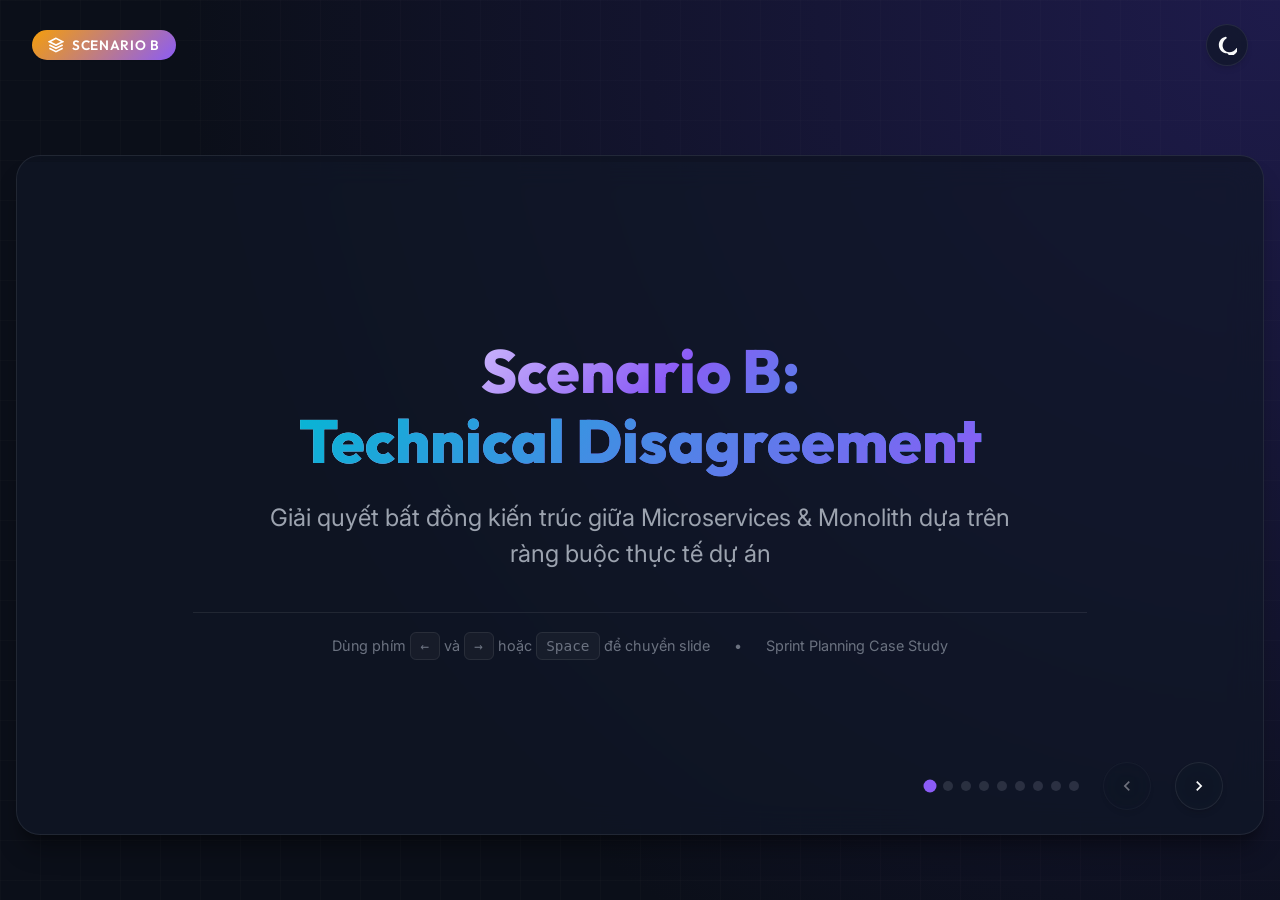
<file: cloud/w9/index.html>
<!DOCTYPE html>
<html lang="vi" data-theme="dark">
<head>
  <meta charset="UTF-8">
  <meta name="viewport" content="width=device-width, initial-scale=1.0">
  <title>Scenario B: Technical Disagreement - Presentation Slide Deck</title>
  <meta name="description" content="Interactive HTML slide deck demonstrating project management resolution for technical disagreements (Microservices vs. Monolith) under project constraints.">
  <link rel="stylesheet" href="style.css">
</head>
<body>
  <div class="bg-grid"></div>

  <!-- Main Slide Deck Header -->
  <header>
    <div class="scenario-badge">
      <svg width="16" height="16" viewBox="0 0 24 24" fill="none" stroke="currentColor" stroke-width="2.5"><path d="M12 2L2 7l10 5 10-5-10-5zM2 17l10 5 10-5M2 12l10 5 10-5"/></svg>
      SCENARIO B
    </div>
    <button id="theme-toggle-btn" class="theme-switch-btn" aria-label="Toggle light/dark theme">
      <!-- Dark mode icon (moon) -->
      <svg id="moon-icon" viewBox="0 0 24 24">
        <path d="M12.3 22h-.1c-5.5 0-10-4.5-10-10 0-4.8 3.5-8.9 8.2-9.8.5-.1 1 .2 1.2.7.2.5 0 1.1-.4 1.4-2.8 1.8-4.5 4.9-4.5 8.4 0 4.4 3.6 8 8 8 3.5 0 6.6-1.7 8.4-4.5.3-.4.9-.6 1.4-.4.5.2.8.7.7 1.2-.9 4.7-5 8.2-9.8 8.2z"/>
      </svg>
      <!-- Light mode icon (sun) -->
      <svg id="sun-icon" viewBox="0 0 24 24" style="display: none;">
        <path d="M12 7c-2.76 0-5 2.24-5 5s2.24 5 5 5 5-2.24 5-5-2.24-5-5-5zM2 13h2c.55 0 1-.45 1-1s-.45-1-1-1H2c-.55 0-1 .45-1 1s.45 1 1 1zm18 0h2c.55 0 1-.45 1-1s-.45-1-1-1h-2c-.55 0-1 .45-1 1s.45 1 1 1zM11 2v2c0 .55.45 1 1 1s1-.45 1-1V2c0-.55-.45-1-1-1s-1 .45-1 1zm0 18v2c0 .55.45 1 1 1s1-.45 1-1v-2c0-.55-.45-1-1-1s-1 .45-1 1zM5.99 4.58c-.39-.39-1.03-.39-1.41 0s-.39 1.03 0 1.41l1.06 1.06c.39.39 1.03.39 1.41 0s.39-1.03 0-1.41L5.99 4.58zm12.37 12.37c-.39-.39-1.03-.39-1.41 0s-.39 1.03 0 1.41l1.06 1.06c.39.39 1.03.39 1.41 0s.39-1.03 0-1.41l-1.06-1.06zm1.06-12.37c-.39-.39-1.03-.39-1.41 0l-1.06 1.06c-.39.39-.39 1.03 0 1.41s1.03.39 1.41 0l1.06-1.06c.39-.38.39-1.02 0-1.41zm-12.37 12.37c-.39-.39-1.03-.39-1.41 0l-1.06 1.06c-.39.39-.39 1.03 0 1.41s1.03.39 1.41 0l1.06-1.06c.39-.38.39-1.02 0-1.41z"/>
      </svg>
    </button>
  </header>

  <!-- Presentation App Window -->
  <main class="presentation-container">
    <div class="slides-wrapper">
      <div class="progress-line-container">
        <div id="progress-bar" class="progress-line-bar"></div>
      </div>

      <!-- Slide 1: Cover -->
      <section class="slide active" id="slide-1">
        <div class="cover-layout">
          <h1>Scenario B: <br><span class="gradient-text">Technical Disagreement</span></h1>
          <p class="subtitle">Giải quyết bất đồng kiến trúc giữa Microservices & Monolith dựa trên ràng buộc thực tế dự án</p>
          <div class="cover-footer">
            <span>Dùng phím <span class="hint-badge">←</span> và <span class="hint-badge">→</span> hoặc <span class="hint-badge">Space</span> để chuyển slide</span>
            <span>•</span>
            <span>Sprint Planning Case Study</span>
          </div>
        </div>
      </section>

      <!-- Slide 2: Situation -->
      <section class="slide" id="slide-2">
        <div class="slide-header">
          <p>Bối Cảnh</p>
          <h2>Tình Huống Tranh Luận</h2>
        </div>
        <div class="slide-body">
          <div class="split-grid">
            <div class="glass-card">
              <div class="card-title">
                <svg width="20" height="20" fill="none" stroke="currentColor" stroke-width="2" viewBox="0 0 24 24"><path d="M17 21v-2a4 4 0 0 0-4-4H5a4 4 0 0 0-4 4v2M9 11a4 4 0 1 0 0-8 4 4 0 0 0 0 8zm14 10v-2a4 4 0 0 0-3-3.87m-4-12a4 4 0 0 1 0 7.75"/></svg>
                Cuộc tranh luận 15 phút
              </div>
              <div class="debate-box">
                <div class="bubble bubble-left">
                  <div class="bubble-meta highlight-violet">Tech Lead (TL)</div>
                  "Tôi muốn chúng ta xây dựng hệ thống theo kiến trúc <strong>Microservices</strong> để có thể tách biệt service tốt và dễ scale trong tương lai."
                </div>
                <div class="bubble bubble-right">
                  <div class="bubble-meta highlight-cyan">Senior Developer (Dev Senior)</div>
                  "Kiến trúc <strong>Monolith</strong> sẽ thực tế hơn rất nhiều vì nó đơn giản và tiết kiệm thời gian triển khai ban đầu."
                </div>
              </div>
            </div>

            <div class="glass-card">
              <div class="card-title">
                <svg width="20" height="20" fill="none" stroke="currentColor" stroke-width="2" viewBox="0 0 24 24"><circle cx="12" cy="12" r="10"/><path d="M12 6v6l4 2"/></svg>
                Ràng buộc thực tế (Constraints)
              </div>
              <ul class="constraint-list">
                <li class="constraint-item">
                  <div class="constraint-icon">📅</div>
                  <div>Thời gian: <strong>Chỉ có 3 tuần</strong></div>
                </li>
                <li class="constraint-item">
                  <div class="constraint-icon">👥</div>
                  <div>Nhân lực: <strong>Chỉ có 5 người</strong></div>
                </li>
                <li class="constraint-item">
                  <div class="constraint-icon">🎯</div>
                  <div>Demo: <strong>Ngày 10 (Day 10)</strong></div>
                </li>
                <li class="constraint-item">
                  <div class="constraint-icon">🚀</div>
                  <div>Mục tiêu: <strong>Có CI/CD pipeline chạy được</strong></div>
                </li>
                <li class="constraint-item">
                  <div class="constraint-icon">📊</div>
                  <div>Quản lý: <strong>Kiểm soát tiến độ chặt chẽ qua Jira Board</strong></div>
                </li>
              </ul>
            </div>
          </div>
        </div>
        <div class="slide-footer">
          <span id="slide-num-2">Slide 2 / 9</span>
          <span>Sprint Planning</span>
        </div>
      </section>

      <!-- Slide 3: The Real Problem -->
      <section class="slide" id="slide-3">
        <div class="slide-header">
          <p>Cốt lõi vấn đề</p>
          <h2>Vấn Đề Thực Sự Là Gì?</h2>
        </div>
        <div class="slide-body">
          <div class="comparison-container">
            <div class="concept-card illusion">
              <div class="concept-icon">❌</div>
              <div class="concept-text">
                <h3>Nhiều người lầm tưởng vấn đề là:</h3>
                <p>Kiến trúc nào tốt hơn? <strong>Microservices</strong> hay <strong>Monolith</strong>?</p>
              </div>
            </div>

            <div class="concept-card reality">
              <div class="concept-icon">✅</div>
              <div class="concept-text">
                <h3>Nhưng thực chất, vấn đề là:</h3>
                <p>Thiếu thống nhất về <span class="highlight-emerald">tiêu chí ra quyết định</span> và phân định vai trò ra quyết định <span class="highlight-emerald">RACI</span> (Ai chịu trách nhiệm phê duyệt quyết định?).</p>
              </div>
            </div>
          </div>
        </div>
        <div class="slide-footer">
          <span id="slide-num-3">Slide 3 / 9</span>
          <span>Root Cause Analysis</span>
        </div>
      </section>

      <!-- Slide 4: Common Mistake -->
      <section class="slide" id="slide-4">
        <div class="slide-header">
          <p>Phân tích sai lầm</p>
          <h2>Sai Lầm Thường Gặp</h2>
        </div>
        <div class="slide-body">
          <div class="opinion-vs-constraint">
            <div class="quote-card">
              <div class="quote-author highlight-violet">
                <span class="constraint-icon" style="width:20px;height:20px;font-size:0.6rem;background:rgba(139,92,246,0.15)">TL</span>
                Tech Lead tranh luận
              </div>
              <div class="quote-content">"Microservices là kiến trúc hiện đại và đúng xu hướng hơn."</div>
            </div>
            
            <div class="quote-card">
              <div class="quote-author highlight-cyan">
                <span class="constraint-icon" style="width:20px;height:20px;font-size:0.6rem;background:rgba(6,182,212,0.15)">Dev</span>
                Senior Dev phản bác
              </div>
              <div class="quote-content">"Monolith đơn giản và dễ kiểm soát mã nguồn hơn."</div>
            </div>
          </div>

          <div class="verdict-box">
            👉 Cả hai người đều có lý do kỹ thuật chính xác. Tuy nhiên, họ đang tranh luận dựa trên <strong class="highlight-rose">ý kiến và sở thích cá nhân</strong> thay vì bám sát vào <strong class="highlight-amber">ràng buộc cụ thể của dự án hiện tại</strong>.
          </div>
        </div>
        <div class="slide-footer">
          <span id="slide-num-4">Slide 4 / 9</span>
          <span>Debating Pitfalls</span>
        </div>
      </section>

      <!-- Slide 5: Leader Action Steps 1 & 2 -->
      <section class="slide" id="slide-5">
        <div class="slide-header">
          <p>Vai trò của Leader</p>
          <h2>Giải Pháp Từ Leader (Bước 1 & 2)</h2>
        </div>
        <div class="slide-body">
          <div class="steps-timeline">
            <div class="step-card step-1">
              <div class="step-num">01</div>
              <h3 class="step-title">Dừng tranh luận & Áp dụng RACI</h3>
              <p class="step-desc">Leader dừng cuộc tranh luận giải pháp, làm rõ vai trò quyết định để tránh chồng chéo cái tôi.</p>
              <div class="step-quote">
                "Chúng ta cần dừng tranh luận giải pháp công nghệ và áp dụng mô hình RACI để xác định rõ vai trò quyết định."
              </div>
            </div>

            <div class="step-card step-2">
              <div class="step-num">02</div>
              <h3 class="step-title">Xác định Vai trò & Constraints</h3>
              <p class="step-desc">Thiết lập ma trận RACI và đối chiếu các ràng buộc dự án (3 tuần, 5 người, demo Day 10).</p>
              <ul class="constraint-list" style="margin-top: 0.5rem; font-size: 0.8rem;">
                <li class="constraint-item" style="padding:0.3rem 0.6rem;">👑 <strong>Accountable (A):</strong> Leader (Engineering Manager)</li>
                <li class="constraint-item" style="padding:0.3rem 0.6rem;">🛠️ <strong>Responsible (R):</strong> Tech Lead & Senior Dev</li>
                <li class="constraint-item" style="padding:0.3rem 0.6rem;">💡 <strong>Consulted (C):</strong> Junior Dev | 📢 <strong>Informed (I):</strong> Client & Team</li>
              </ul>
            </div>
          </div>
        </div>
        <div class="slide-footer">
          <span id="slide-num-5">Slide 5 / 9</span>
          <span>Leader Action - Phase 1</span>
        </div>
      </section>

      <!-- Slide 6: Steps 3 & 4 (Criteria & Matrix) -->
      <section class="slide" id="slide-6">
        <div class="slide-header">
          <p>Tiêu chí và đánh giá</p>
          <h2>Giải Pháp Từ Leader (Bước 3 & 4)</h2>
        </div>
        <div class="slide-body">
          <div class="criteria-split">
            <!-- Left: Step 3 Criteria Matrix -->
            <div class="glass-card" style="padding: 1.25rem;">
              <div class="card-title" style="font-size: 1.15rem; margin-bottom: 0.75rem;">
                📊 Bước 3: Tiêu chí ưu tiên
              </div>
              <div class="custom-table-container">
                <table class="custom-table">
                  <thead>
                    <tr>
                      <th>Tiêu chí đánh giá</th>
                      <th>Độ quan trọng</th>
                    </tr>
                  </thead>
                  <tbody>
                    <tr>
                      <td>Delivery Speed (Tốc độ giao hàng)</td>
                      <td><span class="importance-badge high">Cao</span></td>
                    </tr>
                    <tr>
                      <td>Risk (Mức độ rủi ro)</td>
                      <td><span class="importance-badge high">Cao</span></td>
                    </tr>
                    <tr>
                      <td>Scalability (Khả năng scale)</td>
                      <td><span class="importance-badge low">Thấp</span></td>
                    </tr>
                    <tr>
                      <td>Maintainability (Bảo trì)</td>
                      <td><span class="importance-badge medium">Trung bình</span></td>
                    </tr>
                  </tbody>
                </table>
              </div>
            </div>

            <!-- Right: Step 4 Comparison Tabbed widget -->
            <div class="comparison-tabs-wrapper">
              <div class="tabs-nav">
                <button class="tab-btn active" id="tab-monolith" onclick="switchTab('monolith')">Monolith (Khuyên dùng)</button>
                <button class="tab-btn" id="tab-microservices" onclick="switchTab('microservices')">Microservices</button>
              </div>

              <!-- Monolith Panel -->
              <div class="tab-panel active" id="panel-monolith">
                <div class="pro-con-card">
                  <h4 class="highlight-emerald">👍 Ưu điểm (Với dự án này)</h4>
                  <ul class="pro-con-list">
                    <li>✔️ Triển khai cực nhanh, tập trung code logic</li>
                    <li>✔️ Dễ test và debug cục bộ</li>
                    <li>✔️ Ít thành phần trung gian và pipeline CI/CD</li>
                  </ul>
                </div>
                <div class="pro-con-card">
                  <h4 class="highlight-rose">👎 Nhược điểm</h4>
                  <ul class="pro-con-list">
                    <li>❌ Scale tất cả trong một khối</li>
                    <li>❌ Khó chia việc cô lập tuyệt đối</li>
                  </ul>
                </div>
              </div>

              <!-- Microservices Panel -->
              <div class="tab-panel" id="panel-microservices">
                <div class="pro-con-card">
                  <h4 class="highlight-emerald">👍 Ưu điểm</h4>
                  <ul class="pro-con-list">
                    <li>✔️ Scale độc lập từng service</li>
                    <li>✔️ Tách biệt logic và cơ sở dữ liệu rõ ràng</li>
                  </ul>
                </div>
                <div class="pro-con-card">
                  <h4 class="highlight-rose">👎 Nhược điểm (Với dự án này)</h4>
                  <ul class="pro-con-list">
                    <li>❌ Phải cấu hình/networking phức tạp</li>
                    <li>❌ Tốn nhiều pipeline CI/CD cho các service</li>
                    <li>❌ Rất tốn thời gian setup ban đầu</li>
                  </ul>
                </div>
              </div>
            </div>
          </div>
        </div>
        <div class="slide-footer">
          <span id="slide-num-6">Slide 6 / 9</span>
          <span>Leader Action - Phase 2</span>
        </div>
      </section>

      <!-- Slide 7: Decision -->
      <section class="slide" id="slide-7">
        <div class="slide-header">
          <p>Quyết định cuối cùng</p>
          <h2>Quyết Định Chọn Kiến Trúc</h2>
        </div>
        <div class="slide-body">
          <div class="decision-card">
            <div class="decision-badge">
              <svg width="14" height="14" viewBox="0 0 24 24" fill="none" stroke="currentColor" stroke-width="3"><path d="M20 6L9 17l-5-5"/></svg>
              Đã quyết định
            </div>
            <div class="decision-title highlight-emerald">CHỌN kiến trúc Monolith</div>
            <p class="decision-desc">Cho dự án có thời hạn 3 tuần, nhân sự 5 người và demo vào ngày 10.</p>
            <div class="decision-divider"></div>
            <div class="decision-rationale">
              "Mục tiêu tối thượng của dự án này là <strong>giao hàng đúng hạn (Day 10 Demo & 3 weeks delivery)</strong> chứ không phải là xây dựng một hệ thống kiến trúc hoàn hảo cho tương lai xa."
            </div>
            <p style="margin-top: 1.25rem; font-size: 0.95rem; color: var(--text-secondary);">
              📌 Hành động tiếp theo: <strong>Phân rã Epic Monolith thành các User Story chi tiết trên Jira để bắt đầu triển khai ngay.</strong>
            </p>
          </div>
        </div>
        <div class="slide-footer">
          <span id="slide-num-7">Slide 7 / 9</span>
          <span>Final Decision</span>
        </div>
      </section>

      <!-- Slide 8: Key Lessons -->
      <section class="slide" id="slide-8">
        <div class="slide-header">
          <p>Đúc kết kinh nghiệm</p>
          <h2>Bài Học Của Scenario B</h2>
        </div>
        <div class="slide-body">
          <div class="lessons-grid">
            <div class="motto-card">
              <div class="motto-label">Motto hàng đầu</div>
              <div class="motto-text">"State the constraint first, then debate."</div>
            </div>

            <div class="lessons-list">
              <div class="lesson-item">
                <div class="lesson-num">1</div>
                <div class="lesson-content">
                  <h4>Xác định ràng buộc trước</h4>
                  <p>Làm rõ giới hạn về thời gian, ngân sách, nhân sự trước khi thảo luận kiến trúc.</p>
                </div>
              </div>
              <div class="lesson-item">
                <div class="lesson-num">2</div>
                <div class="lesson-content">
                  <h4>Thiết lập tiêu chí rõ ràng</h4>
                  <p>Thống nhất xem tốc độ, rủi ro, hay hiệu năng/mở rộng mới là tiêu chí ưu tiên số 1.</p>
                </div>
              </div>
              <div class="lesson-item">
                <div class="lesson-num">3</div>
                <div class="lesson-content">
                  <h4>Áp dụng RACI gỡ nút thắt</h4>
                  <p>Xác định rõ vai trò phê duyệt (A), thực thi (R), tham vấn (C) và nhận thông tin (I) để tránh bất đồng cái tôi kỹ thuật.</p>
                </div>
              </div>
              <div class="lesson-item">
                <div class="lesson-num">4</div>
                <div class="lesson-content">
                  <h4>Jira & Lưu trữ quyết định (ADR)</h4>
                  <p>Lưu quyết định kiến trúc lên Confluence, tạo ticket Jira tương ứng. Nguyên tắc: Không có ticket Jira = Không làm việc.</p>
                </div>
              </div>
            </div>
          </div>
        </div>
        <div class="slide-footer">
          <span id="slide-num-8">Slide 8 / 9</span>
          <span>Takeaway Framework</span>
        </div>
      </section>

      <!-- Slide 9: Workshop practice -->
      <section class="slide" id="slide-9">
        <div class="slide-header">
          <p>Thực hành Workshop</p>
          <h2>Trả Lời Bằng Tiếng Anh Trong Workshop</h2>
        </div>
        <div class="slide-body">
          <div class="workshop-card">
            <div class="workshop-badge">
              <button id="copy-script-btn" class="copy-btn" onclick="copyScriptText()">
                <svg viewBox="0 0 24 24">
                  <path d="M16 1H4c-1.1 0-2 .9-2 2v14h2V3h12V1zm3 4H8c-1.1 0-2 .9-2 2v14c0 1.1.9 2 2 2h11c1.1 0 2-.9 2-2V7c0-1.1-.9-2-2-2zm0 16H8V7h11v14z"/>
                </svg>
                Copy Script
              </button>
            </div>
            <div class="card-title highlight-violet" style="font-size: 1.15rem; margin-bottom: 0.5rem;">
              🗣️ Workshop Response Sample
            </div>
            <p id="speech-text" class="speech-bubble">
              "In this scenario, I would first stop the debate and clarify decision roles using the RACI framework. As the Leader, I am Accountable (A) for project delivery and the final architectural decision. The Tech Lead and Senior Developer are Responsible (R) for execution. We consult (C) the Junior Developer for implementation feedback, and inform (I) the client. Guided by our project constraints—a three-week timeline and a Day 10 demo—we choose Monolith, document it on Confluence, and track execution via Jira tickets."
            </p>
          </div>
        </div>
        <div class="slide-footer">
          <span id="slide-num-9">Slide 9 / 9</span>
          <span>Workshop Prep</span>
        </div>
      </section>

      <!-- Navigation overlay elements -->
      <div class="nav-controls">
        <div class="pagination" id="pagination-dots">
          <!-- Dots will be generated dynamically by script.js -->
        </div>
        <button id="prev-slide-btn" class="nav-btn" aria-label="Previous Slide">
          <svg viewBox="0 0 24 24"><path d="M15.41 7.41L14 6l-6 6 6 6 1.41-1.41L10.83 12z"/></svg>
        </button>
        <button id="next-slide-btn" class="nav-btn" aria-label="Next Slide">
          <svg viewBox="0 0 24 24"><path d="M10 6L8.59 7.41 13.17 12l-4.58 4.59L10 18l6-6z"/></svg>
        </button>
      </div>

    </div>
  </main>

  <div id="toast" class="toast">Đã copy script vào clipboard!</div>

  <script src="script.js"></script>
</body>
</html>
</file>
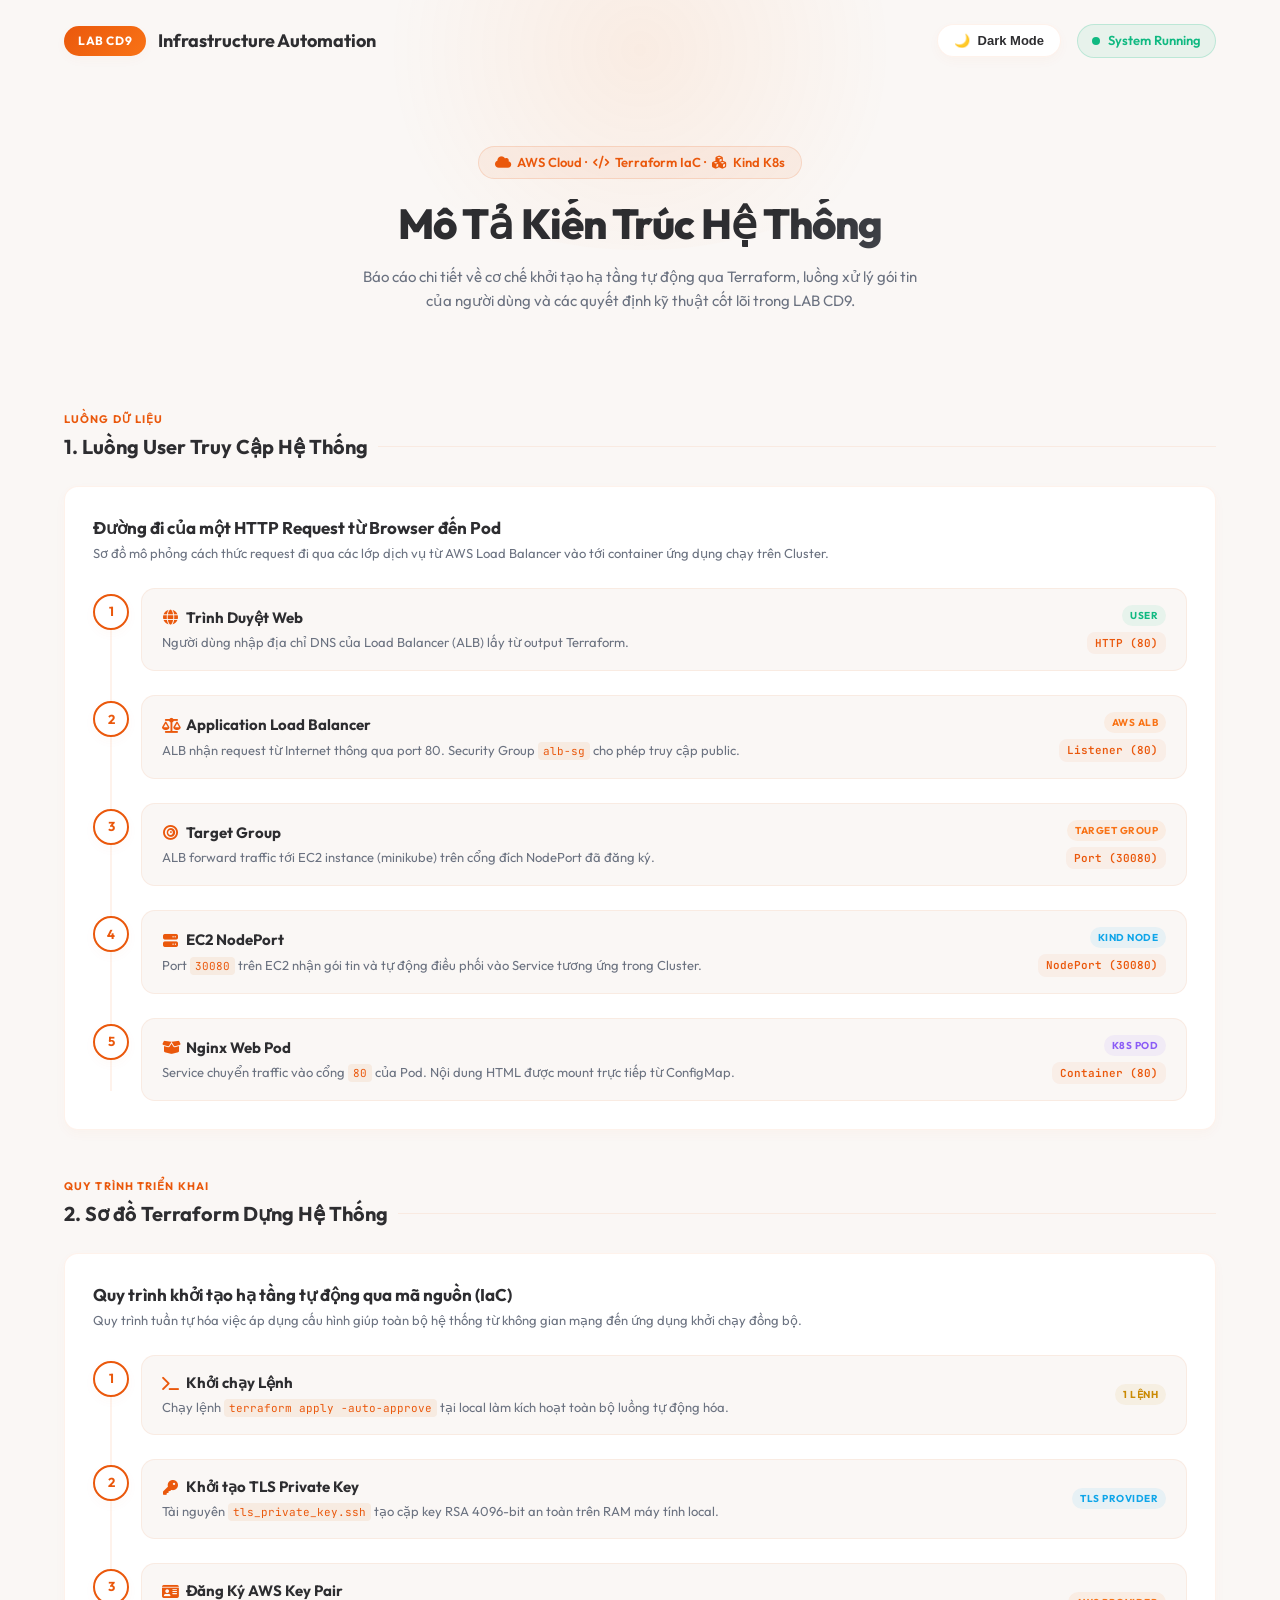
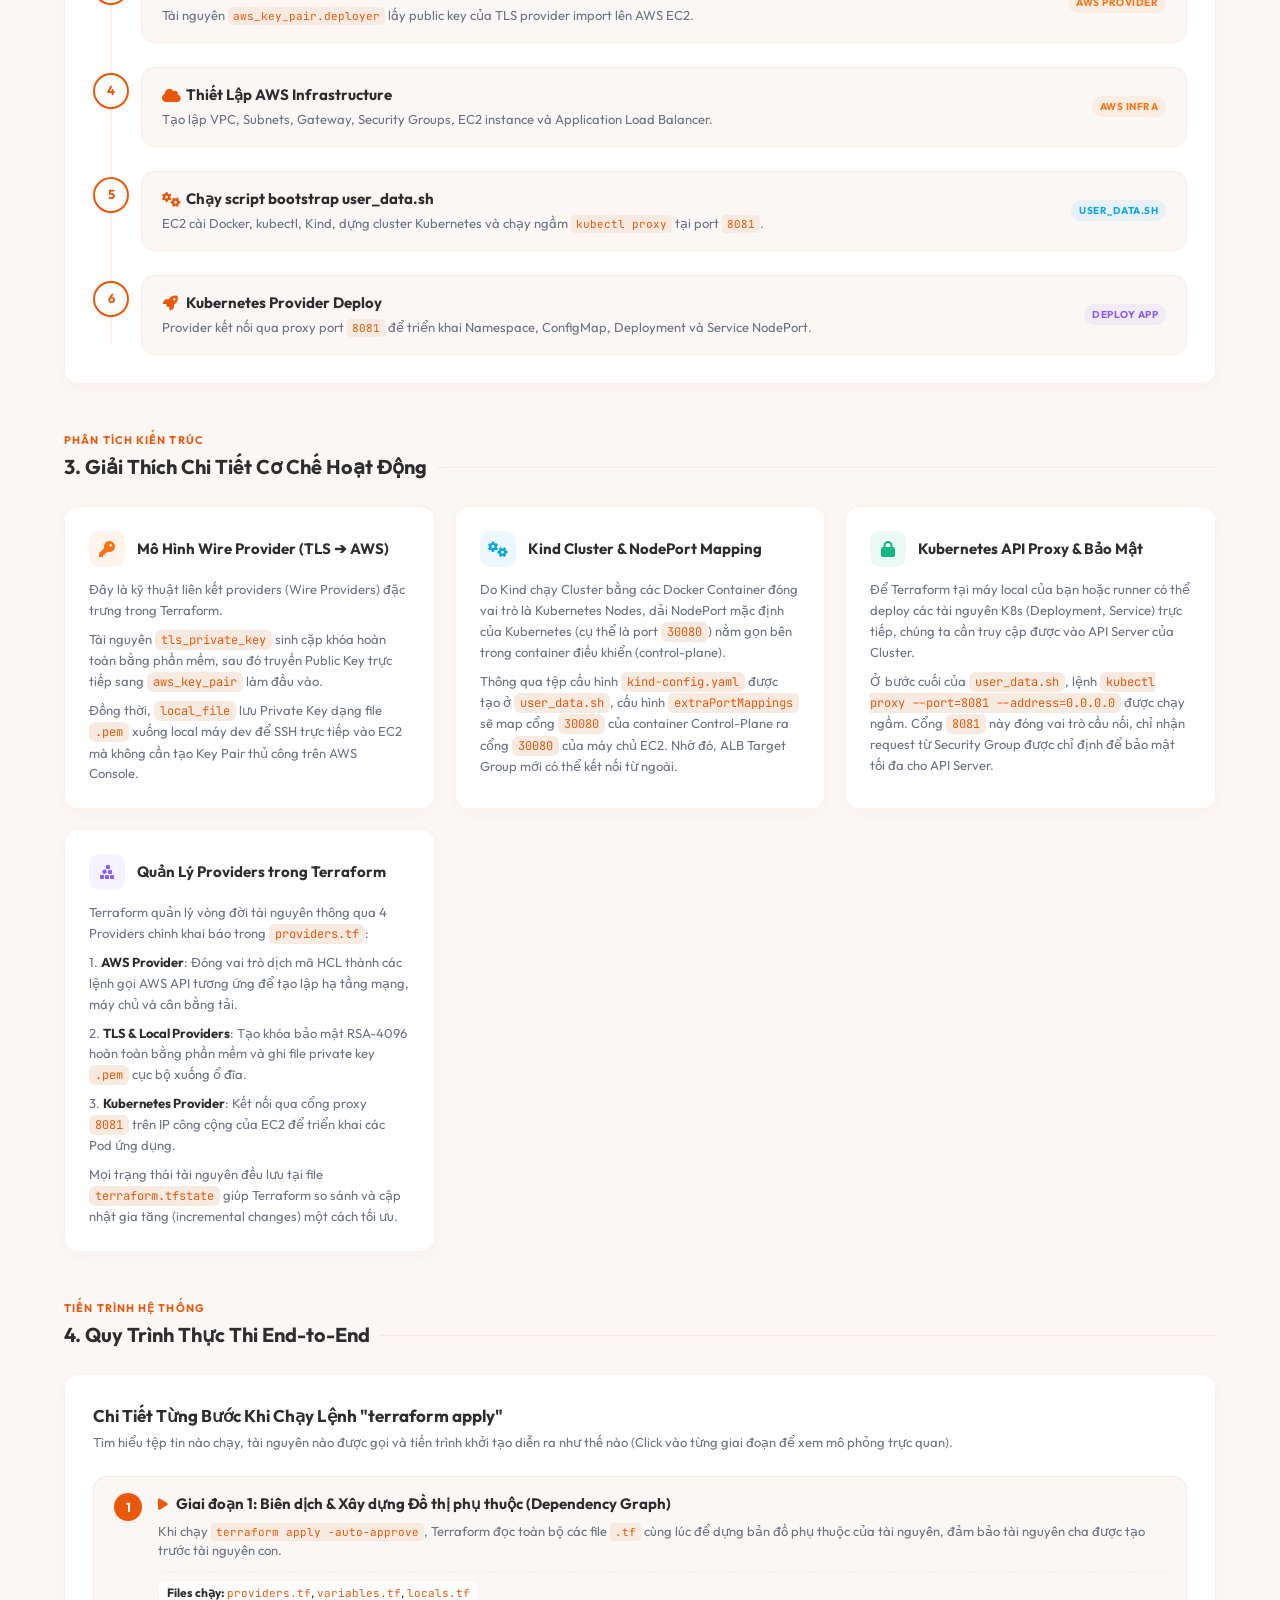
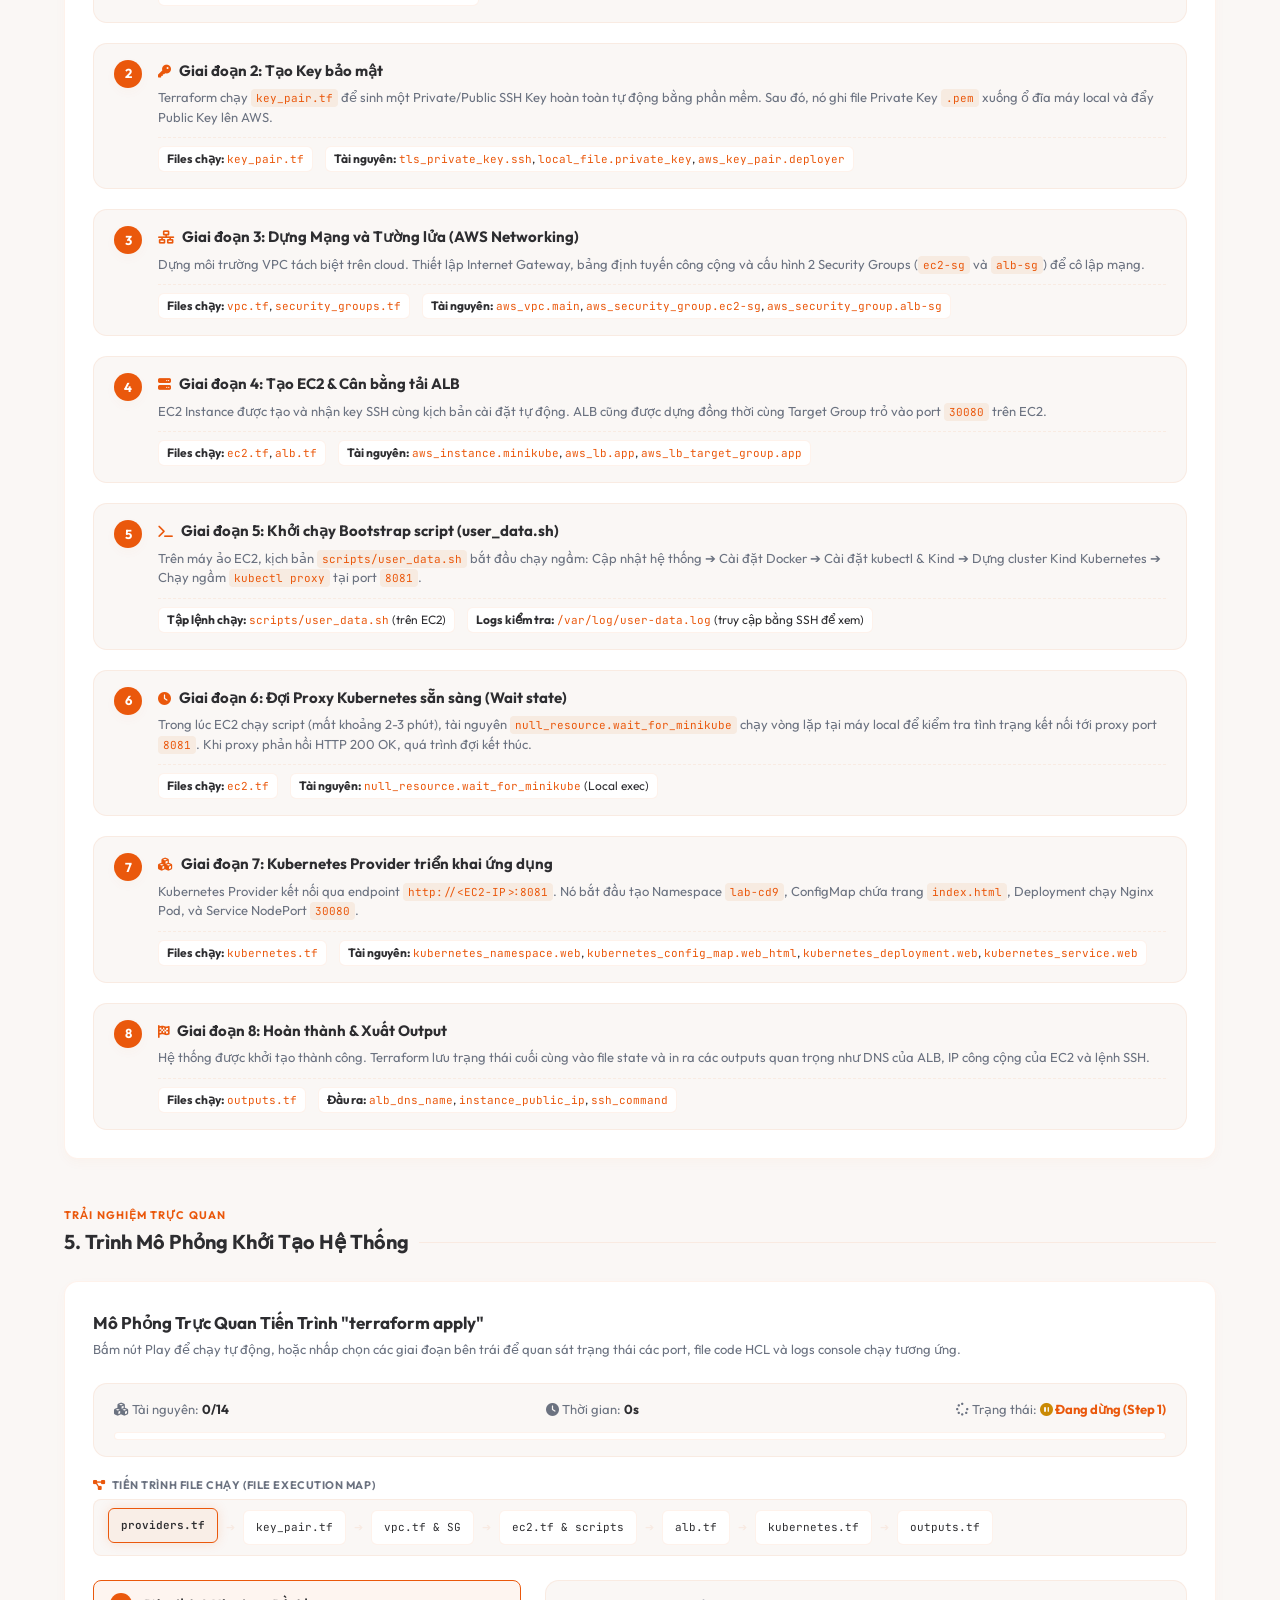
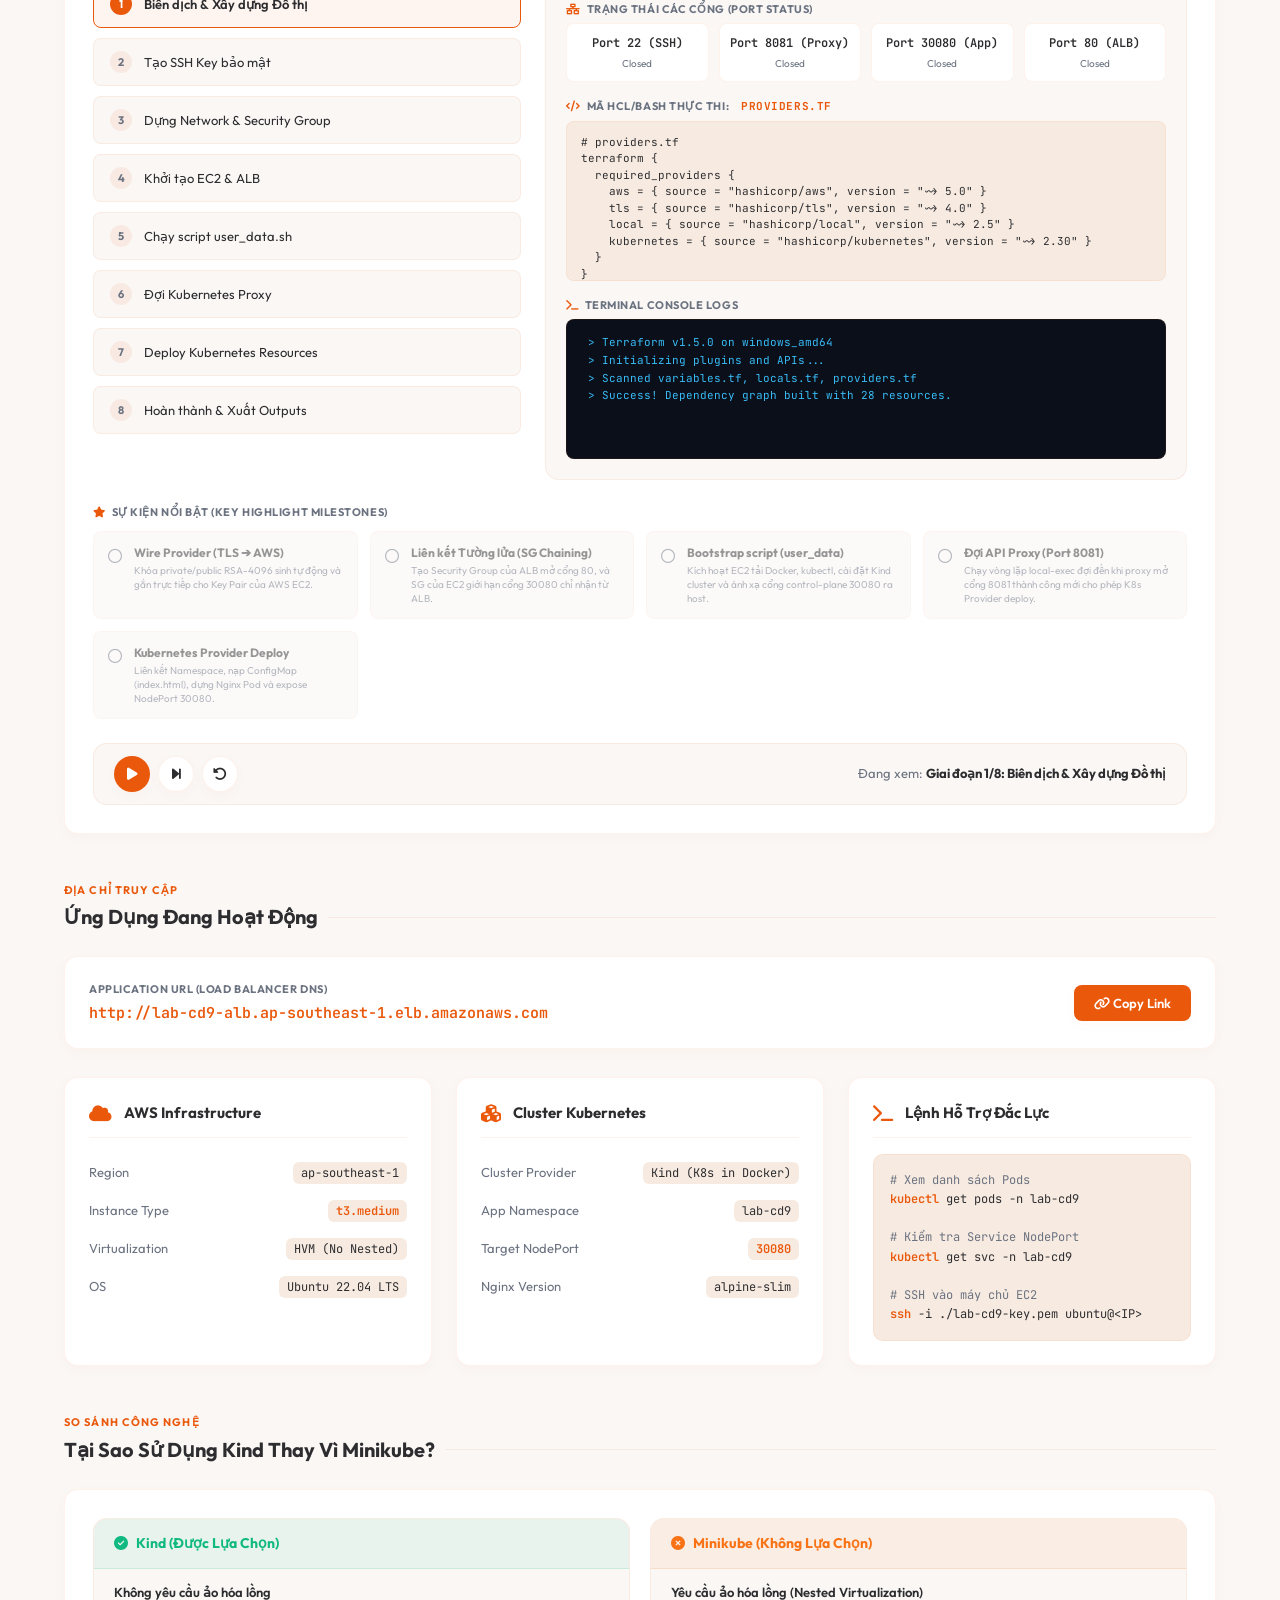
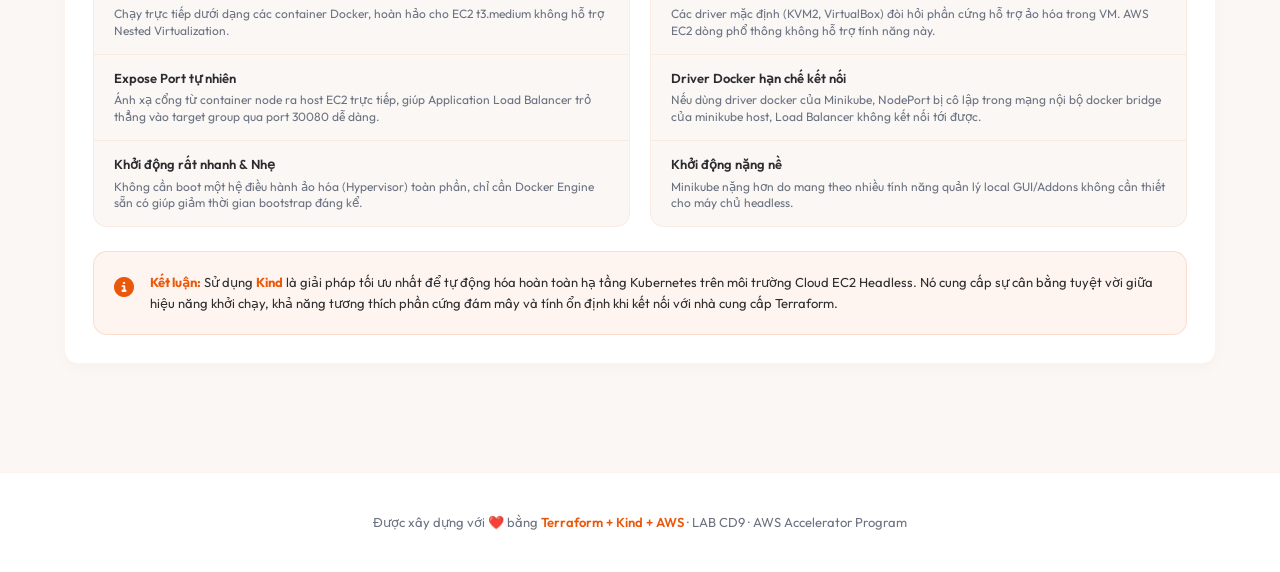
<file: cloud/w8/lab-cd9/scripts/index.html>
<!DOCTYPE html>
<html lang="vi">
<head>
  <meta charset="UTF-8" />
  <meta name="viewport" content="width=device-width, initial-scale=1.0" />
  <title>LAB CD9 — Hệ Thống Tự Động Hóa 1-Click</title>
  <link rel="preconnect" href="https://fonts.googleapis.com" />
  <link rel="preconnect" href="https://fonts.gstatic.com" crossorigin />
  <link href="https://fonts.googleapis.com/css2?family=Outfit:wght@300;400;500;600;700;800&family=JetBrains+Mono:wght@400;600&display=swap" rel="stylesheet" />
  <!-- Font Awesome 6 Icons -->
  <link rel="stylesheet" href="https://cdnjs.cloudflare.com/ajax/libs/font-awesome/6.4.0/css/all.min.css" />
  <style>
    /* ===== DESIGN SYSTEM & TOKENS (LIGHT ORANGE DEFAULT) ===== */
    :root {
      --bg: #faf7f5; /* Clean warm white-orange background */
      --bg-card: #ffffff;
      --bg-code: #f7ebe1; /* Warm orange tint for code */
      --border: rgba(234, 88, 12, 0.08); /* Soft orange-tinted borders */
      --text: #2d2d30;
      --muted: #6b7280;
      --primary: #ea580c; /* Soft corporate orange */
      --primary-lt: rgba(234, 88, 12, 0.06);
      --orange: #f97316;
      --orange-lt: rgba(249, 115, 22, 0.08);
      --green: #10b981;
      --green-lt: rgba(16, 185, 129, 0.08);
      --blue: #0ea5e9;
      --blue-lt: rgba(14, 165, 233, 0.08);
      --purple: #8b5cf6;
      --purple-lt: rgba(139, 92, 246, 0.08);
      --yellow: #ca8a04;
      --yellow-lt: rgba(202, 138, 4, 0.08);
      --radius: 14px;
      --radius-sm: 8px;
      --shadow: 0 4px 12px rgba(234, 88, 12, 0.03);
      --shadow-md: 0 8px 24px rgba(234, 88, 12, 0.06);
      --shadow-hover: 0 16px 32px rgba(234, 88, 12, 0.1);
      --font-sans: 'Outfit', sans-serif;
      --font-mono: 'JetBrains Mono', monospace;
    }

    [data-theme="dark"] {
      --bg: #0f172a; /* Soft Slate 900 */
      --bg-card: #1e293b; /* Slate 800 */
      --bg-code: #0b0f19;
      --border: rgba(251, 146, 60, 0.1); /* Soft orange border tint */
      --text: #f8fafc;
      --muted: #94a3b8;
      --primary: #fb923c; /* Softer orange for dark contrast */
      --primary-lt: rgba(251, 146, 60, 0.1);
      --orange: #fb923c;
      --orange-lt: rgba(251, 146, 60, 0.12);
      --green: #34d399;
      --green-lt: rgba(52, 211, 153, 0.12);
      --blue: #38bdf8;
      --blue-lt: rgba(56, 189, 248, 0.12);
      --purple: #a78bfa;
      --purple-lt: rgba(167, 139, 250, 0.12);
      --yellow: #facc15;
      --yellow-lt: rgba(250, 204, 21, 0.12);
      --shadow: 0 4px 12px rgba(0, 0, 0, 0.2);
      --shadow-md: 0 8px 24px rgba(0, 0, 0, 0.3);
      --shadow-hover: 0 16px 32px rgba(0, 0, 0, 0.4);
    }

    /* ===== RESET & BASE ===== */
    *, *::before, *::after { box-sizing: border-box; margin: 0; padding: 0; }
    html { scroll-behavior: smooth; }
    body {
      font-family: var(--font-sans);
      background: var(--bg);
      color: var(--text);
      min-height: 100vh;
      line-height: 1.5;
      overflow-x: hidden;
      transition: background 0.3s, color 0.3s;
    }

    /* Soft top background glow */
    .bg-glow {
      position: fixed;
      width: 600px;
      height: 400px;
      border-radius: 50%;
      background: radial-gradient(circle, var(--orange-lt) 0%, transparent 70%);
      top: -150px;
      left: 50%;
      transform: translateX(-50%);
      pointer-events: none;
      z-index: 0;
    }

    /* ===== HEADER ===== */
    header {
      position: relative;
      z-index: 10;
      max-width: 1200px;
      margin: 0 auto;
      padding: 24px;
      display: flex;
      align-items: center;
      justify-content: space-between;
    }
    .brand {
      display: flex;
      align-items: center;
      gap: 12px;
    }
    .badge-lab {
      background: linear-gradient(135deg, var(--primary), var(--orange));
      color: #ffffff;
      font-size: 12px;
      font-weight: 700;
      padding: 6px 14px;
      border-radius: 99px;
      letter-spacing: 0.05em;
      box-shadow: var(--shadow);
    }
    .brand-title {
      font-size: 18px;
      font-weight: 700;
      color: var(--text);
    }
    .header-actions {
      display: flex;
      align-items: center;
      gap: 16px;
    }
    .theme-btn {
      background: var(--bg-card);
      border: 1px solid var(--border);
      color: var(--text);
      padding: 8px 16px;
      border-radius: 99px;
      font-size: 13px;
      font-weight: 600;
      cursor: pointer;
      display: flex;
      align-items: center;
      gap: 8px;
      box-shadow: var(--shadow);
      transition: all 0.2s ease;
    }
    .theme-btn:hover {
      border-color: var(--primary);
      transform: translateY(-1px);
    }
    .status-badge {
      display: flex;
      align-items: center;
      gap: 8px;
      background: var(--green-lt);
      border: 1px solid rgba(16, 185, 129, 0.2);
      color: var(--green);
      padding: 6px 14px;
      border-radius: 99px;
      font-size: 13px;
      font-weight: 600;
    }
    .status-dot {
      width: 8px;
      height: 8px;
      background-color: var(--green);
      border-radius: 50%;
      animation: pulse 2s infinite;
    }
    @keyframes pulse {
      0%, 100% { transform: scale(1); opacity: 1; }
      50% { transform: scale(1.3); opacity: 0.5; }
    }

    /* ===== MAIN ===== */
    main {
      position: relative;
      z-index: 5;
      max-width: 1200px;
      margin: 0 auto;
      padding: 24px 24px 80px;
    }

    /* ===== HERO ===== */
    .hero {
      text-align: center;
      padding: 40px 0 50px;
    }
    .hero-pre {
      display: inline-flex;
      align-items: center;
      gap: 6px;
      background: var(--primary-lt);
      color: var(--primary);
      font-size: 13px;
      font-weight: 600;
      padding: 6px 16px;
      border-radius: 99px;
      margin-bottom: 20px;
      border: 1px solid rgba(234, 88, 12, 0.15);
    }
    .hero h1 {
      font-size: clamp(30px, 5vw, 42px);
      font-weight: 800;
      line-height: 1.2;
      letter-spacing: -0.02em;
      margin-bottom: 16px;
      background: linear-gradient(135deg, var(--text) 60%, var(--muted));
      -webkit-background-clip: text;
      -webkit-text-fill-color: transparent;
    }
    .hero p {
      font-size: 15px;
      color: var(--muted);
      max-width: 580px;
      margin: 0 auto;
      line-height: 1.6;
    }

    /* ===== SECTION TITLE ===== */
    .section-title-wrap {
      margin-top: 48px;
      margin-bottom: 24px;
      display: flex;
      flex-direction: column;
      gap: 4px;
    }
    .section-tag {
      font-size: 11px;
      font-weight: 700;
      text-transform: uppercase;
      letter-spacing: 0.1em;
      color: var(--primary);
    }
    .section-h {
      font-size: 20px;
      font-weight: 700;
      color: var(--text);
      display: flex;
      align-items: center;
      gap: 10px;
    }
    .section-h::after {
      content: '';
      flex: 1;
      height: 1px;
      background: var(--border);
    }

    /* ===== PANEL ===== */
    .panel {
      background: var(--bg-card);
      border: 1px solid var(--border);
      border-radius: var(--radius);
      padding: 28px;
      box-shadow: var(--shadow);
      margin-bottom: 28px;
    }
    .panel-header {
      margin-bottom: 24px;
    }
    .panel-title {
      font-size: 17px;
      font-weight: 700;
      color: var(--text);
      margin-bottom: 4px;
    }
    .panel-subtitle {
      font-size: 13px;
      color: var(--muted);
      line-height: 1.5;
    }

    /* ===== VERTICAL TIMELINE DESIGN ===== */
    .timeline-v {
      position: relative;
      padding-left: 48px;
      display: flex;
      flex-direction: column;
      gap: 24px;
    }
    .timeline-v::before {
      content: '';
      position: absolute;
      left: 17px;
      top: 10px;
      bottom: 10px;
      width: 2px;
      background: var(--border);
    }
    .timeline-v-item {
      position: relative;
    }
    .timeline-v-dot {
      position: absolute;
      left: -48px;
      top: 6px;
      width: 36px;
      height: 36px;
      border-radius: 50%;
      background: var(--bg-card);
      border: 2px solid var(--primary);
      display: flex;
      align-items: center;
      justify-content: center;
      font-size: 13px;
      font-weight: 700;
      color: var(--primary);
      z-index: 2;
      box-shadow: var(--shadow);
    }
    .timeline-card {
      background: var(--bg);
      border: 1px solid var(--border);
      border-radius: var(--radius);
      padding: 16px 20px;
      display: flex;
      align-items: center;
      justify-content: space-between;
      gap: 20px;
      transition: all 0.25s ease;
    }
    .timeline-card:hover {
      border-color: var(--primary);
      transform: translateX(4px);
      box-shadow: var(--shadow-md);
    }
    .timeline-card-content {
      flex: 1;
      display: flex;
      flex-direction: column;
      gap: 4px;
    }
    .timeline-card-title {
      font-size: 15px;
      font-weight: 700;
      color: var(--text);
      display: flex;
      align-items: center;
      gap: 8px;
    }
    .timeline-card-title i {
      color: var(--primary);
      width: 16px;
      text-align: center;
    }
    .timeline-card-desc {
      font-size: 13px;
      color: var(--muted);
      line-height: 1.5;
    }
    .timeline-card-desc code {
      font-family: var(--font-mono);
      font-size: 11px;
      background: var(--bg-code);
      padding: 2px 5px;
      border-radius: 4px;
      color: var(--primary);
    }
    .timeline-card-meta {
      display: flex;
      flex-direction: column;
      align-items: flex-end;
      gap: 6px;
      min-width: 140px;
    }
    .timeline-card-badge {
      font-size: 10px;
      font-weight: 700;
      text-transform: uppercase;
      padding: 3px 8px;
      border-radius: 99px;
      letter-spacing: 0.05em;
    }
    .tb-user { background: var(--green-lt); color: var(--green); }
    .tb-aws { background: var(--orange-lt); color: var(--orange); }
    .tb-k8s { background: var(--blue-lt); color: var(--blue); }
    .tb-pod { background: var(--purple-lt); color: var(--purple); }
    .tb-cmd { background: var(--yellow-lt); color: var(--yellow); }

    .timeline-card-port {
      font-family: var(--font-mono);
      font-size: 11px;
      font-weight: 600;
      color: var(--primary);
      background: var(--primary-lt);
      padding: 3px 8px;
      border-radius: var(--radius-sm);
      width: fit-content;
    }

    /* ===== EXPLANATION CARDS ===== */
    .explain-grid {
      display: grid;
      grid-template-columns: repeat(auto-fit, minmax(320px, 1fr));
      gap: 20px;
    }
    .explain-card {
      background: var(--bg-card);
      border: 1px solid var(--border);
      border-radius: var(--radius);
      padding: 24px;
      box-shadow: var(--shadow);
      transition: all 0.3s ease;
    }
    .explain-card:hover {
      transform: translateY(-2px);
      box-shadow: var(--shadow-md);
      border-color: var(--primary);
    }
    .explain-hdr {
      display: flex;
      align-items: center;
      gap: 12px;
      margin-bottom: 12px;
    }
    .explain-icon {
      width: 36px;
      height: 36px;
      border-radius: 10px;
      display: flex;
      align-items: center;
      justify-content: center;
      font-size: 16px;
    }
    .ei-orange { background: var(--orange-lt); color: var(--orange); }
    .ei-blue { background: var(--blue-lt); color: var(--blue); }
    .ei-green { background: var(--green-lt); color: var(--green); }
    .ei-purple { background: var(--purple-lt); color: var(--purple); }

    .explain-title {
      font-size: 15px;
      font-weight: 700;
      color: var(--text);
    }
    .explain-body {
      font-size: 13px;
      color: var(--muted);
      line-height: 1.6;
    }
    .explain-body p {
      margin-bottom: 8px;
    }
    .explain-body p:last-child {
      margin-bottom: 0;
    }
    .explain-body strong {
      color: var(--text);
    }
    .explain-body code {
      font-family: var(--font-mono);
      font-size: 12px;
      background: var(--bg-code);
      padding: 2px 6px;
      border-radius: 6px;
      color: var(--primary);
    }

    /* ===== PUBLIC ENDPOINT ===== */
    .endpoint-card {
      background: var(--bg-card);
      border: 1px solid var(--border);
      border-radius: var(--radius);
      padding: 24px;
      display: flex;
      align-items: center;
      justify-content: space-between;
      gap: 20px;
      margin-bottom: 28px;
      box-shadow: var(--shadow);
    }
    .endpoint-lbl {
      display: flex;
      flex-direction: column;
      gap: 4px;
    }
    .endpoint-lbl-t {
      font-size: 11px;
      font-weight: 700;
      color: var(--muted);
      text-transform: uppercase;
      letter-spacing: 0.05em;
    }
    .endpoint-url {
      font-family: var(--font-mono);
      font-size: 15px;
      font-weight: 600;
      color: var(--primary);
      word-break: break-all;
    }
    .copy-btn {
      background: var(--primary);
      color: #ffffff;
      border: none;
      padding: 10px 20px;
      border-radius: var(--radius-sm);
      font-family: var(--font-sans);
      font-size: 13px;
      font-weight: 600;
      cursor: pointer;
      box-shadow: var(--shadow);
      transition: all 0.2s ease;
      white-space: nowrap;
    }
    .copy-btn:hover {
      opacity: 0.9;
      transform: translateY(-1px);
    }

    /* ===== DASHBOARD DETAILS GRID ===== */
    .grid-dashboard {
      display: grid;
      grid-template-columns: repeat(auto-fit, minmax(280px, 1fr));
      gap: 24px;
      margin-bottom: 28px;
    }
    .info-card {
      background: var(--bg-card);
      border: 1px solid var(--border);
      border-radius: var(--radius);
      padding: 24px;
      box-shadow: var(--shadow);
    }
    .info-card-hdr {
      display: flex;
      align-items: center;
      gap: 12px;
      margin-bottom: 16px;
      border-bottom: 1px solid var(--border);
      padding-bottom: 12px;
    }
    .info-card-icon {
      font-size: 18px;
      color: var(--primary);
    }
    .info-card-title {
      font-size: 15px;
      font-weight: 700;
      color: var(--text);
    }
    .info-row {
      display: flex;
      justify-content: space-between;
      align-items: center;
      padding: 8px 0;
      font-size: 13px;
    }
    .info-lbl {
      color: var(--muted);
    }
    .info-val {
      font-family: var(--font-mono);
      font-size: 12px;
      background: var(--bg-code);
      padding: 2px 8px;
      border-radius: 6px;
      color: var(--text);
    }
    .info-val.highlight {
      color: var(--primary);
      font-weight: 600;
    }

    .code-box {
      background: var(--bg-code);
      border-radius: 10px;
      padding: 16px;
      font-family: var(--font-mono);
      font-size: 12px;
      line-height: 1.6;
      overflow-x: auto;
      border: 1px solid var(--border);
      color: var(--text);
    }
    .code-comment { color: var(--muted); }
    .code-cmd { color: var(--primary); font-weight: 600; }

    /* ===== COMPARISON MATRIX ===== */
    .compare-container {
      background: var(--bg-card);
      border: 1px solid var(--border);
      border-radius: var(--radius);
      padding: 28px;
      box-shadow: var(--shadow);
      margin-bottom: 28px;
    }
    .compare-grid {
      display: grid;
      grid-template-columns: 1fr 1fr;
      gap: 20px;
      margin-bottom: 24px;
    }
    .compare-box {
      border: 1px solid var(--border);
      border-radius: var(--radius);
      overflow: hidden;
      background: var(--bg);
    }
    .compare-box-hdr {
      padding: 14px 20px;
      font-weight: 700;
      font-size: 14px;
      display: flex;
      align-items: center;
      gap: 8px;
    }
    .cb-kind { background: var(--green-lt); color: var(--green); border-bottom: 1px solid rgba(16, 185, 129, 0.15); }
    .cb-mini { background: var(--orange-lt); color: var(--orange); border-bottom: 1px solid rgba(249, 115, 22, 0.15); }
    .compare-list {
      list-style: none;
    }
    .compare-item {
      padding: 14px 20px;
      border-bottom: 1px solid var(--border);
      font-size: 13px;
    }
    .compare-item:last-child {
      border-bottom: none;
    }
    .compare-item-t {
      font-weight: 600;
      color: var(--text);
      margin-bottom: 4px;
    }
    .compare-item-d {
      color: var(--muted);
      font-size: 12px;
      line-height: 1.4;
    }

    .verdict-box {
      background: var(--primary-lt);
      border: 1px solid rgba(234, 88, 12, 0.15);
      border-radius: var(--radius);
      padding: 20px;
      display: flex;
      gap: 16px;
      align-items: flex-start;
    }
    .verdict-icon {
      font-size: 20px;
      color: var(--primary);
    }
    .verdict-text {
      font-size: 13px;
      color: var(--text);
      line-height: 1.6;
    }
    .verdict-text strong {
      color: var(--primary);
    }

    /* ===== FOOTER ===== */
    footer {
      text-align: center;
      padding: 40px 24px;
      color: var(--muted);
      font-size: 13px;
      border-top: 1px solid var(--border);
      background: var(--bg-card);
      position: relative;
      z-index: 5;
    }
    footer a {
      color: var(--primary);
      text-decoration: none;
      font-weight: 600;
    }

    /* ===== RESPONSIVE MEDIA QUERIES ===== */
    @media (max-width: 768px) {
      header {
        flex-direction: column;
        gap: 16px;
        align-items: flex-start;
      }
      .header-actions {
        width: 100%;
        justify-content: space-between;
      }
      .timeline-card {
        flex-direction: column;
        align-items: flex-start;
        gap: 12px;
      }
      .timeline-card-meta {
        align-items: flex-start;
        min-width: unset;
        width: 100%;
        border-top: 1px solid var(--border);
        padding-top: 10px;
      }
      .compare-grid {
        grid-template-columns: 1fr;
      }
    }

    /* ===== END-TO-END EXECUTION FLOW ===== */
    .e2e-container {
      display: flex;
      flex-direction: column;
      gap: 20px;
    }
    .e2e-step {
      display: flex;
      gap: 16px;
      padding: 16px 20px;
      border-radius: var(--radius);
      background: var(--bg);
      border: 1px solid var(--border);
      transition: all 0.2s ease;
    }
    .e2e-step:hover {
      border-color: var(--primary);
      transform: translateX(4px);
      box-shadow: var(--shadow-md);
    }
    .e2e-number {
      width: 28px;
      height: 28px;
      border-radius: 50%;
      background: var(--primary);
      color: #ffffff;
      display: flex;
      align-items: center;
      justify-content: center;
      font-size: 13px;
      font-weight: 700;
      flex-shrink: 0;
      box-shadow: var(--shadow);
    }
    .e2e-body {
      flex: 1;
      display: flex;
      flex-direction: column;
      gap: 6px;
    }
    .e2e-title {
      font-size: 15px;
      font-weight: 700;
      color: var(--text);
      display: flex;
      align-items: center;
      gap: 8px;
    }
    .e2e-title i {
      color: var(--primary);
      font-size: 13px;
    }
    .e2e-text {
      font-size: 13px;
      color: var(--muted);
      line-height: 1.5;
    }
    .e2e-text code {
      font-family: var(--font-mono);
      font-size: 11px;
      background: var(--bg-code);
      padding: 2px 5px;
      border-radius: 4px;
      color: var(--primary);
    }
    .e2e-meta {
      display: flex;
      flex-wrap: wrap;
      gap: 12px;
      font-size: 12px;
      border-top: 1px dashed var(--border);
      padding-top: 8px;
      margin-top: 4px;
    }
    .e2e-meta span {
      background: var(--bg-card);
      padding: 3px 8px;
      border-radius: 6px;
      border: 1px solid var(--border);
    }
    .e2e-meta code {
      font-family: var(--font-mono);
      font-size: 11px;
      color: var(--primary);
    }

    @media (max-width: 640px) {
      .e2e-step {
        flex-direction: column;
        gap: 12px;
      }
    }

    /* ===== SIMULATOR STYLING ===== */
    .sim-panel {
      background: var(--bg-card);
      border: 1px solid var(--border);
      border-radius: var(--radius);
      padding: 28px;
      box-shadow: var(--shadow);
      margin-bottom: 28px;
    }
    .sim-grid {
      display: grid;
      grid-template-columns: 1fr 1.5fr;
      gap: 24px;
      margin-bottom: 20px;
    }
    .sim-left {
      display: flex;
      flex-direction: column;
      gap: 10px;
    }
    .sim-step-btn {
      background: var(--bg);
      border: 1px solid var(--border);
      padding: 12px 16px;
      border-radius: var(--radius-sm);
      display: flex;
      align-items: center;
      gap: 12px;
      cursor: pointer;
      text-align: left;
      transition: all 0.2s ease;
      color: var(--text);
      font-family: var(--font-sans);
    }
    .sim-step-btn:hover {
      border-color: var(--primary);
      transform: translateX(4px);
    }
    .sim-step-btn.active {
      background: var(--primary-lt);
      border-color: var(--primary);
      font-weight: 600;
    }
    .sim-step-num {
      width: 22px;
      height: 22px;
      border-radius: 50%;
      background: var(--border);
      color: var(--muted);
      display: flex;
      align-items: center;
      justify-content: center;
      font-size: 11px;
      font-weight: bold;
      flex-shrink: 0;
    }
    .sim-step-btn.active .sim-step-num {
      background: var(--primary);
      color: #ffffff;
    }
    .sim-step-title {
      font-size: 13px;
      flex: 1;
    }

    .sim-right {
      display: flex;
      flex-direction: column;
      gap: 20px;
    }
    .sim-dashboard {
      background: var(--bg);
      border: 1px solid var(--border);
      border-radius: var(--radius);
      padding: 20px;
      display: flex;
      flex-direction: column;
      gap: 16px;
    }
    .sim-dash-section {
      display: flex;
      flex-direction: column;
      gap: 6px;
    }
    .sim-dash-label {
      font-size: 11px;
      font-weight: 700;
      color: var(--muted);
      text-transform: uppercase;
      letter-spacing: 0.05em;
      display: flex;
      align-items: center;
      gap: 6px;
    }
    .sim-dash-label i {
      color: var(--primary);
    }
    .sim-ports-grid {
      display: grid;
      grid-template-columns: repeat(auto-fit, minmax(110px, 1fr));
      gap: 10px;
    }
    .sim-port-box {
      background: var(--bg-card);
      border: 1px solid var(--border);
      border-radius: var(--radius-sm);
      padding: 10px;
      text-align: center;
      display: flex;
      flex-direction: column;
      align-items: center;
      gap: 4px;
      font-size: 12px;
      transition: all 0.2s ease;
    }
    .sim-port-box.active {
      border-color: var(--green);
      background: var(--green-lt);
    }
    .sim-port-box.waiting {
      border-color: var(--yellow);
      background: var(--yellow-lt);
    }
    .sim-port-name {
      font-family: var(--font-mono);
      font-weight: 600;
    }
    .sim-port-status {
      font-size: 10px;
      color: var(--muted);
    }
    .sim-port-box.active .sim-port-status { color: var(--green); font-weight: 600; }
    .sim-port-box.waiting .sim-port-status { color: var(--yellow); font-weight: 600; }

    .sim-console {
      background: #0b0f19;
      color: #38bdf8;
      font-family: var(--font-mono);
      font-size: 11px;
      line-height: 1.6;
      border-radius: var(--radius-sm);
      padding: 14px;
      height: 140px;
      overflow-y: auto;
      border: 1px solid var(--border);
      white-space: pre-wrap;
    }
    .sim-code-box {
      background: var(--bg-code);
      border: 1px solid var(--border);
      border-radius: var(--radius-sm);
      padding: 12px 14px;
      font-family: var(--font-mono);
      font-size: 11px;
      max-height: 160px;
      overflow-y: auto;
      white-space: pre;
      color: var(--text);
    }

    .sim-controls {
      display: flex;
      align-items: center;
      justify-content: space-between;
      gap: 16px;
      background: var(--bg);
      border: 1px solid var(--border);
      padding: 12px 20px;
      border-radius: var(--radius);
    }
    .sim-control-left {
      display: flex;
      align-items: center;
      gap: 8px;
    }
    .sim-ctrl-btn {
      background: var(--bg-card);
      border: 1px solid var(--border);
      color: var(--text);
      width: 36px;
      height: 36px;
      border-radius: 50%;
      display: flex;
      align-items: center;
      justify-content: center;
      cursor: pointer;
      font-size: 14px;
      transition: all 0.2s ease;
      box-shadow: var(--shadow);
    }
    .sim-ctrl-btn:hover {
      border-color: var(--primary);
      color: var(--primary);
      transform: translateY(-1px);
    }
    .sim-ctrl-btn.btn-play {
      background: var(--primary);
      color: #ffffff;
      border: none;
    }
    .sim-ctrl-btn.btn-play:hover {
      background: var(--orange);
      color: #ffffff;
    }
    .sim-status-text {
      font-size: 13px;
      color: var(--muted);
    }
    .sim-status-text strong {
      color: var(--text);
    }

    /* ===== NEW SIMULATOR ADDITIONS ===== */
    .sim-file-map {
      display: flex;
      align-items: center;
      gap: 8px;
      overflow-x: auto;
      padding: 10px 14px;
      background: var(--bg);
      border: 1px solid var(--border);
      border-radius: var(--radius-sm);
    }
    .sim-file-node {
      background: var(--bg-card);
      border: 1px solid var(--border);
      border-radius: 6px;
      padding: 8px 12px;
      font-size: 11px;
      font-family: var(--font-mono);
      color: var(--text);
      white-space: nowrap;
      transition: all 0.2s ease;
    }
    .sim-file-node.active {
      border-color: var(--primary);
      background: var(--primary-lt);
      box-shadow: 0 0 12px rgba(234, 88, 12, 0.15);
      transform: translateY(-2px);
      font-weight: 600;
    }
    .sim-file-node.completed {
      border-color: var(--green);
      background: var(--green-lt);
      color: var(--green);
    }
    .sim-file-arrow {
      color: var(--border);
      font-size: 11px;
    }

    .sim-highlight-panel {
      margin-top: 24px;
      margin-bottom: 24px;
    }
    .sim-highlight-grid {
      display: grid;
      grid-template-columns: repeat(auto-fit, minmax(220px, 1fr));
      gap: 12px;
      margin-top: 10px;
    }
    .sim-hl-card {
      background: var(--bg);
      border: 1px solid var(--border);
      border-radius: var(--radius-sm);
      padding: 12px 14px;
      display: flex;
      gap: 12px;
      align-items: flex-start;
      transition: all 0.3s ease;
      opacity: 0.5;
    }
    .sim-hl-card.active {
      opacity: 1;
      border-color: var(--primary);
      background: var(--primary-lt);
    }
    .sim-hl-card.completed {
      opacity: 1;
      border-color: var(--green);
      background: var(--green-lt);
    }
    .sim-hl-icon {
      font-size: 14px;
      color: var(--muted);
      margin-top: 2px;
    }
    .sim-hl-card.active .sim-hl-icon {
      color: var(--primary);
    }
    .sim-hl-card.completed .sim-hl-icon {
      color: var(--green);
    }
    .sim-hl-body {
      display: flex;
      flex-direction: column;
      gap: 2px;
    }
    .sim-hl-title {
      font-size: 12px;
      font-weight: 700;
      color: var(--text);
    }
    .sim-hl-desc {
      font-size: 10px;
      color: var(--muted);
      line-height: 1.4;
    }

    .sim-hud {
      background: var(--bg);
      border: 1px solid var(--border);
      border-radius: var(--radius);
      padding: 16px 20px;
      margin-bottom: 20px;
      display: flex;
      flex-direction: column;
      gap: 12px;
    }
    .sim-hud-stats {
      display: flex;
      flex-wrap: wrap;
      justify-content: space-between;
      align-items: center;
      gap: 16px;
      font-size: 13px;
      color: var(--muted);
    }
    .sim-hud-stats strong {
      color: var(--text);
    }
    .sim-progress-track {
      background: var(--bg-card);
      border: 1px solid var(--border);
      height: 8px;
      border-radius: 99px;
      overflow: hidden;
      width: 100%;
    }
    .sim-progress-bar {
      background: linear-gradient(90deg, var(--primary), var(--orange));
      height: 100%;
      width: 0%;
      border-radius: 99px;
      transition: width 0.3s ease;
    }

    @media (max-width: 900px) {
      .sim-grid {
        grid-template-columns: 1fr;
      }
    }
  </style>
</head>
<body>

  <div class="bg-glow"></div>

  <!-- HEADER -->
  <header>
    <div class="brand">
      <span class="badge-lab">LAB CD9</span>
      <span class="brand-title">Infrastructure Automation</span>
    </div>
    <div class="header-actions">
      <button class="theme-btn" id="theme-toggle" onclick="toggleTheme()">
        <span id="theme-icon">🌙</span> <span id="theme-label">Dark Mode</span>
      </button>
      <div class="status-badge">
        <span class="status-dot"></span>
        System Running
      </div>
    </div>
  </header>

  <!-- MAIN CONTENT -->
  <main>

    <!-- HERO -->
    <section class="hero">
      <div class="hero-pre"><i class="fa-solid fa-cloud"></i> AWS Cloud · <i class="fa-solid fa-code"></i> Terraform IaC · <i class="fa-solid fa-cubes"></i> Kind K8s</div>
      <h1>Mô Tả Kiến Trúc Hệ Thống</h1>
      <p>
        Báo cáo chi tiết về cơ chế khởi tạo hạ tầng tự động qua Terraform, luồng xử lý gói tin của người dùng và các quyết định kỹ thuật cốt lõi trong LAB CD9.
      </p>
    </section>

    <!-- SECTION 1: REQUEST FLOW -->
    <div class="section-title-wrap">
      <span class="section-tag">Luồng Dữ Liệu</span>
      <h2 class="section-h">1. Luồng User Truy Cập Hệ Thống</h2>
    </div>

    <div class="panel">
      <div class="panel-header">
        <div class="panel-title">Đường đi của một HTTP Request từ Browser đến Pod</div>
        <div class="panel-subtitle">
          Sơ đồ mô phỏng cách thức request đi qua các lớp dịch vụ từ AWS Load Balancer vào tới container ứng dụng chạy trên Cluster.
        </div>
      </div>

      <div class="timeline-v">
        <!-- Item 1 -->
        <div class="timeline-v-item">
          <div class="timeline-v-dot">1</div>
          <div class="timeline-card">
            <div class="timeline-card-content">
              <div class="timeline-card-title"><i class="fa-solid fa-globe"></i> Trình Duyệt Web</div>
              <div class="timeline-card-desc">Người dùng nhập địa chỉ DNS của Load Balancer (ALB) lấy từ output Terraform.</div>
            </div>
            <div class="timeline-card-meta">
              <span class="timeline-card-badge tb-user">User</span>
              <span class="timeline-card-port">HTTP (80)</span>
            </div>
          </div>
        </div>

        <!-- Item 2 -->
        <div class="timeline-v-item">
          <div class="timeline-v-dot">2</div>
          <div class="timeline-card">
            <div class="timeline-card-content">
              <div class="timeline-card-title"><i class="fa-solid fa-scale-balanced"></i> Application Load Balancer</div>
              <div class="timeline-card-desc">ALB nhận request từ Internet thông qua port 80. Security Group <code>alb-sg</code> cho phép truy cập public.</div>
            </div>
            <div class="timeline-card-meta">
              <span class="timeline-card-badge tb-aws">AWS ALB</span>
              <span class="timeline-card-port">Listener (80)</span>
            </div>
          </div>
        </div>

        <!-- Item 3 -->
        <div class="timeline-v-item">
          <div class="timeline-v-dot">3</div>
          <div class="timeline-card">
            <div class="timeline-card-content">
              <div class="timeline-card-title"><i class="fa-solid fa-bullseye"></i> Target Group</div>
              <div class="timeline-card-desc">ALB forward traffic tới EC2 instance (minikube) trên cổng đích NodePort đã đăng ký.</div>
            </div>
            <div class="timeline-card-meta">
              <span class="timeline-card-badge tb-aws">Target Group</span>
              <span class="timeline-card-port">Port (30080)</span>
            </div>
          </div>
        </div>

        <!-- Item 4 -->
        <div class="timeline-v-item">
          <div class="timeline-v-dot">4</div>
          <div class="timeline-card">
            <div class="timeline-card-content">
              <div class="timeline-card-title"><i class="fa-solid fa-server"></i> EC2 NodePort</div>
              <div class="timeline-card-desc">Port <code>30080</code> trên EC2 nhận gói tin và tự động điều phối vào Service tương ứng trong Cluster.</div>
            </div>
            <div class="timeline-card-meta">
              <span class="timeline-card-badge tb-k8s">Kind Node</span>
              <span class="timeline-card-port">NodePort (30080)</span>
            </div>
          </div>
        </div>

        <!-- Item 5 -->
        <div class="timeline-v-item">
          <div class="timeline-v-dot">5</div>
          <div class="timeline-card">
            <div class="timeline-card-content">
              <div class="timeline-card-title"><i class="fa-solid fa-box-open"></i> Nginx Web Pod</div>
              <div class="timeline-card-desc">Service chuyển traffic vào cổng <code>80</code> của Pod. Nội dung HTML được mount trực tiếp từ ConfigMap.</div>
            </div>
            <div class="timeline-card-meta">
              <span class="timeline-card-badge tb-pod">K8s Pod</span>
              <span class="timeline-card-port">Container (80)</span>
            </div>
          </div>
        </div>
      </div>
    </div>


    <!-- SECTION 2: TERRAFORM PROVISIONING FLOW -->
    <div class="section-title-wrap">
      <span class="section-tag">Quy Trình Triển Khai</span>
      <h2 class="section-h">2. Sơ đồ Terraform Dựng Hệ Thống</h2>
    </div>

    <div class="panel">
      <div class="panel-header">
        <div class="panel-title">Quy trình khởi tạo hạ tầng tự động qua mã nguồn (IaC)</div>
        <div class="panel-subtitle">
          Quy trình tuần tự hóa việc áp dụng cấu hình giúp toàn bộ hệ thống từ không gian mạng đến ứng dụng khởi chạy đồng bộ.
        </div>
      </div>

      <div class="timeline-v">
        <!-- Prov Item 1 -->
        <div class="timeline-v-item">
          <div class="timeline-v-dot">1</div>
          <div class="timeline-card">
            <div class="timeline-card-content">
              <div class="timeline-card-title"><i class="fa-solid fa-terminal"></i> Khởi chạy Lệnh</div>
              <div class="timeline-card-desc">Chạy lệnh <code>terraform apply -auto-approve</code> tại local làm kích hoạt toàn bộ luồng tự động hóa.</div>
            </div>
            <div class="timeline-card-meta">
              <span class="timeline-card-badge tb-cmd">1 lệnh</span>
            </div>
          </div>
        </div>

        <!-- Prov Item 2 -->
        <div class="timeline-v-item">
          <div class="timeline-v-dot">2</div>
          <div class="timeline-card">
            <div class="timeline-card-content">
              <div class="timeline-card-title"><i class="fa-solid fa-key"></i> Khởi tạo TLS Private Key</div>
              <div class="timeline-card-desc">Tài nguyên <code>tls_private_key.ssh</code> tạo cặp key RSA 4096-bit an toàn trên RAM máy tính local.</div>
            </div>
            <div class="timeline-card-meta">
              <span class="timeline-card-badge tb-k8s">TLS Provider</span>
            </div>
          </div>
        </div>

        <!-- Prov Item 3 -->
        <div class="timeline-v-item">
          <div class="timeline-v-dot">3</div>
          <div class="timeline-card">
            <div class="timeline-card-content">
              <div class="timeline-card-title"><i class="fa-solid fa-id-card"></i> Đăng Ký AWS Key Pair</div>
              <div class="timeline-card-desc">Tài nguyên <code>aws_key_pair.deployer</code> lấy public key của TLS provider import lên AWS EC2.</div>
            </div>
            <div class="timeline-card-meta">
              <span class="timeline-card-badge tb-aws">AWS Provider</span>
            </div>
          </div>
        </div>

        <!-- Prov Item 4 -->
        <div class="timeline-v-item">
          <div class="timeline-v-dot">4</div>
          <div class="timeline-card">
            <div class="timeline-card-content">
              <div class="timeline-card-title"><i class="fa-solid fa-cloud"></i> Thiết Lập AWS Infrastructure</div>
              <div class="timeline-card-desc">Tạo lập VPC, Subnets, Gateway, Security Groups, EC2 instance và Application Load Balancer.</div>
            </div>
            <div class="timeline-card-meta">
              <span class="timeline-card-badge tb-aws">AWS Infra</span>
            </div>
          </div>
        </div>

        <!-- Prov Item 5 -->
        <div class="timeline-v-item">
          <div class="timeline-v-dot">5</div>
          <div class="timeline-card">
            <div class="timeline-card-content">
              <div class="timeline-card-title"><i class="fa-solid fa-gears"></i> Chạy script bootstrap user_data.sh</div>
              <div class="timeline-card-desc">EC2 cài Docker, kubectl, Kind, dựng cluster Kubernetes và chạy ngầm <code>kubectl proxy</code> tại port <code>8081</code>.</div>
            </div>
            <div class="timeline-card-meta">
              <span class="timeline-card-badge tb-k8s">user_data.sh</span>
            </div>
          </div>
        </div>

        <!-- Prov Item 6 -->
        <div class="timeline-v-item">
          <div class="timeline-v-dot">6</div>
          <div class="timeline-card">
            <div class="timeline-card-content">
              <div class="timeline-card-title"><i class="fa-solid fa-rocket"></i> Kubernetes Provider Deploy</div>
              <div class="timeline-card-desc">Provider kết nối qua proxy port <code>8081</code> để triển khai Namespace, ConfigMap, Deployment và Service NodePort.</div>
            </div>
            <div class="timeline-card-meta">
              <span class="timeline-card-badge tb-pod">Deploy App</span>
            </div>
          </div>
        </div>
      </div>
    </div>


    <!-- SECTION 3: EXPLANATIONS -->
    <div class="section-title-wrap">
      <span class="section-tag">Phân Tích Kiến Trúc</span>
      <h2 class="section-h">3. Giải Thích Chi Tiết Cơ Chế Hoạt Động</h2>
    </div>

    <div class="explain-grid">
      <!-- Card 1 -->
      <div class="explain-card">
        <div class="explain-hdr">
          <div class="explain-icon ei-orange"><i class="fa-solid fa-key"></i></div>
          <h3 class="explain-title">Mô Hình Wire Provider (TLS ➔ AWS)</h3>
        </div>
        <div class="explain-body">
          <p>
            Đây là kỹ thuật liên kết providers (Wire Providers) đặc trưng trong Terraform.
          </p>
          <p>
            Tài nguyên <code>tls_private_key</code> sinh cặp khóa hoàn toàn bằng phần mềm, sau đó truyền Public Key trực tiếp sang <code>aws_key_pair</code> làm đầu vào.
          </p>
          <p>
            Đồng thời, <code>local_file</code> lưu Private Key dạng file <code>.pem</code> xuống local máy dev để SSH trực tiếp vào EC2 mà không cần tạo Key Pair thủ công trên AWS Console.
          </p>
        </div>
      </div>

      <!-- Card 2 -->
      <div class="explain-card">
        <div class="explain-hdr">
          <div class="explain-icon ei-blue"><i class="fa-solid fa-gears"></i></div>
          <h3 class="explain-title">Kind Cluster & NodePort Mapping</h3>
        </div>
        <div class="explain-body">
          <p>
            Do Kind chạy Cluster bằng các Docker Container đóng vai trò là Kubernetes Nodes, dải NodePort mặc định của Kubernetes (cụ thể là port <code>30080</code>) nằm gọn bên trong container điều khiển (control-plane).
          </p>
          <p>
            Thông qua tệp cấu hình <code>kind-config.yaml</code> được tạo ở <code>user_data.sh</code>, cấu hình <code>extraPortMappings</code> sẽ map cổng <code>30080</code> của container Control-Plane ra cổng <code>30080</code> của máy chủ EC2. Nhờ đó, ALB Target Group mới có thể kết nối từ ngoài.
          </p>
        </div>
      </div>

      <!-- Card 3 -->
      <div class="explain-card">
        <div class="explain-hdr">
          <div class="explain-icon ei-green"><i class="fa-solid fa-lock"></i></div>
          <h3 class="explain-title">Kubernetes API Proxy & Bảo Mật</h3>
        </div>
        <div class="explain-body">
          <p>
            Để Terraform tại máy local của bạn hoặc runner có thể deploy các tài nguyên K8s (Deployment, Service) trực tiếp, chúng ta cần truy cập được vào API Server của Cluster.
          </p>
          <p>
            Ở bước cuối của <code>user_data.sh</code>, lệnh <code>kubectl proxy --port=8081 --address=0.0.0.0</code> được chạy ngầm. Cổng <code>8081</code> này đóng vai trò cầu nối, chỉ nhận request từ Security Group được chỉ định để bảo mật tối đa cho API Server.
          </p>
        </div>
      </div>

      <!-- Card 4 -->
      <div class="explain-card">
        <div class="explain-hdr">
          <div class="explain-icon ei-purple"><i class="fa-solid fa-cubes-stacked"></i></div>
          <h3 class="explain-title">Quản Lý Providers trong Terraform</h3>
        </div>
        <div class="explain-body">
          <p>
            Terraform quản lý vòng đời tài nguyên thông qua 4 Providers chính khai báo trong <code>providers.tf</code>:
          </p>
          <p>
            1. <strong>AWS Provider</strong>: Đóng vai trò dịch mã HCL thành các lệnh gọi AWS API tương ứng để tạo lập hạ tầng mạng, máy chủ và cân bằng tải.
          </p>
          <p>
            2. <strong>TLS &amp; Local Providers</strong>: Tạo khóa bảo mật RSA-4096 hoàn toàn bằng phần mềm và ghi file private key <code>.pem</code> cục bộ xuống ổ đĩa.
          </p>
          <p>
            3. <strong>Kubernetes Provider</strong>: Kết nối qua cổng proxy <code>8081</code> trên IP công cộng của EC2 để triển khai các Pod ứng dụng.
          </p>
          <p>
            Mọi trạng thái tài nguyên đều lưu tại file <code>terraform.tfstate</code> giúp Terraform so sánh và cập nhật gia tăng (incremental changes) một cách tối ưu.
          </p>
        </div>
      </div>
    </div>

    <!-- SECTION 4: END-TO-END EXECUTION FLOW -->
    <div class="section-title-wrap">
      <span class="section-tag">Tiến Trình Hệ Thống</span>
      <h2 class="section-h">4. Quy Trình Thực Thi End-to-End</h2>
    </div>

    <div class="panel">
      <div class="panel-header">
        <div class="panel-title">Chi Tiết Từng Bước Khi Chạy Lệnh "terraform apply"</div>
        <div class="panel-subtitle">
          Tìm hiểu tệp tin nào chạy, tài nguyên nào được gọi và tiến trình khởi tạo diễn ra như thế nào (Click vào từng giai đoạn để xem mô phỏng trực quan).
        </div>
      </div>

      <div class="e2e-container">
        <!-- E2E step 1 -->
        <div class="e2e-step" style="cursor:pointer;" onclick="triggerSimStep(0)">
          <div class="e2e-number">1</div>
          <div class="e2e-body">
            <h4 class="e2e-title"><i class="fa-solid fa-play"></i> Giai đoạn 1: Biên dịch &amp; Xây dựng Đồ thị phụ thuộc (Dependency Graph)</h4>
            <p class="e2e-text">
              Khi chạy <code>terraform apply -auto-approve</code>, Terraform đọc toàn bộ các file <code>.tf</code> cùng lúc để dựng bản đồ phụ thuộc của tài nguyên, đảm bảo tài nguyên cha được tạo trước tài nguyên con.
            </p>
            <div class="e2e-meta">
              <span><strong>Files chạy:</strong> <code>providers.tf</code>, <code>variables.tf</code>, <code>locals.tf</code></span>
            </div>
          </div>
        </div>

        <!-- E2E step 2 -->
        <div class="e2e-step" style="cursor:pointer;" onclick="triggerSimStep(1)">
          <div class="e2e-number">2</div>
          <div class="e2e-body">
            <h4 class="e2e-title"><i class="fa-solid fa-key"></i> Giai đoạn 2: Tạo Key bảo mật</h4>
            <p class="e2e-text">
              Terraform chạy <code>key_pair.tf</code> để sinh một Private/Public SSH Key hoàn toàn tự động bằng phần mềm. Sau đó, nó ghi file Private Key <code>.pem</code> xuống ổ đĩa máy local và đẩy Public Key lên AWS.
            </p>
            <div class="e2e-meta">
              <span><strong>Files chạy:</strong> <code>key_pair.tf</code></span>
              <span><strong>Tài nguyên:</strong> <code>tls_private_key.ssh</code>, <code>local_file.private_key</code>, <code>aws_key_pair.deployer</code></span>
            </div>
          </div>
        </div>

        <!-- E2E step 3 -->
        <div class="e2e-step" style="cursor:pointer;" onclick="triggerSimStep(2)">
          <div class="e2e-number">3</div>
          <div class="e2e-body">
            <h4 class="e2e-title"><i class="fa-solid fa-network-wired"></i> Giai đoạn 3: Dựng Mạng và Tường lửa (AWS Networking)</h4>
            <p class="e2e-text">
              Dựng môi trường VPC tách biệt trên cloud. Thiết lập Internet Gateway, bảng định tuyến công cộng và cấu hình 2 Security Groups (<code>ec2-sg</code> và <code>alb-sg</code>) để cô lập mạng.
            </p>
            <div class="e2e-meta">
              <span><strong>Files chạy:</strong> <code>vpc.tf</code>, <code>security_groups.tf</code></span>
              <span><strong>Tài nguyên:</strong> <code>aws_vpc.main</code>, <code>aws_security_group.ec2-sg</code>, <code>aws_security_group.alb-sg</code></span>
            </div>
          </div>
        </div>

        <!-- E2E step 4 -->
        <div class="e2e-step" style="cursor:pointer;" onclick="triggerSimStep(3)">
          <div class="e2e-number">4</div>
          <div class="e2e-body">
            <h4 class="e2e-title"><i class="fa-solid fa-server"></i> Giai đoạn 4: Tạo EC2 &amp; Cân bằng tải ALB</h4>
            <p class="e2e-text">
              EC2 Instance được tạo và nhận key SSH cùng kịch bản cài đặt tự động. ALB cũng được dựng đồng thời cùng Target Group trỏ vào port <code>30080</code> trên EC2.
            </p>
            <div class="e2e-meta">
              <span><strong>Files chạy:</strong> <code>ec2.tf</code>, <code>alb.tf</code></span>
              <span><strong>Tài nguyên:</strong> <code>aws_instance.minikube</code>, <code>aws_lb.app</code>, <code>aws_lb_target_group.app</code></span>
            </div>
          </div>
        </div>

        <!-- E2E step 5 -->
        <div class="e2e-step" style="cursor:pointer;" onclick="triggerSimStep(4)">
          <div class="e2e-number">5</div>
          <div class="e2e-body">
            <h4 class="e2e-title"><i class="fa-solid fa-terminal"></i> Giai đoạn 5: Khởi chạy Bootstrap script (user_data.sh)</h4>
            <p class="e2e-text">
              Trên máy ảo EC2, kịch bản <code>scripts/user_data.sh</code> bắt đầu chạy ngầm: Cập nhật hệ thống ➔ Cài đặt Docker ➔ Cài đặt kubectl &amp; Kind ➔ Dựng cluster Kind Kubernetes ➔ Chạy ngầm <code>kubectl proxy</code> tại port <code>8081</code>.
            </p>
            <div class="e2e-meta">
              <span><strong>Tập lệnh chạy:</strong> <code>scripts/user_data.sh</code> (trên EC2)</span>
              <span><strong>Logs kiểm tra:</strong> <code>/var/log/user-data.log</code> (truy cập bằng SSH để xem)</span>
            </div>
          </div>
        </div>

        <!-- E2E step 6 -->
        <div class="e2e-step" style="cursor:pointer;" onclick="triggerSimStep(5)">
          <div class="e2e-number">6</div>
          <div class="e2e-body">
            <h4 class="e2e-title"><i class="fa-solid fa-clock"></i> Giai đoạn 6: Đợi Proxy Kubernetes sẵn sàng (Wait state)</h4>
            <p class="e2e-text">
              Trong lúc EC2 chạy script (mất khoảng 2-3 phút), tài nguyên <code>null_resource.wait_for_minikube</code> chạy vòng lặp tại máy local để kiểm tra tình trạng kết nối tới proxy port <code>8081</code>. Khi proxy phản hồi HTTP 200 OK, quá trình đợi kết thúc.
            </p>
            <div class="e2e-meta">
              <span><strong>Files chạy:</strong> <code>ec2.tf</code></span>
              <span><strong>Tài nguyên:</strong> <code>null_resource.wait_for_minikube</code> (Local exec)</span>
            </div>
          </div>
        </div>

        <!-- E2E step 7 -->
        <div class="e2e-step" style="cursor:pointer;" onclick="triggerSimStep(6)">
          <div class="e2e-number">7</div>
          <div class="e2e-body">
            <h4 class="e2e-title"><i class="fa-solid fa-cubes"></i> Giai đoạn 7: Kubernetes Provider triển khai ứng dụng</h4>
            <p class="e2e-text">
              Kubernetes Provider kết nối qua endpoint <code>http://&lt;EC2-IP&gt;:8081</code>. Nó bắt đầu tạo Namespace <code>lab-cd9</code>, ConfigMap chứa trang <code>index.html</code>, Deployment chạy Nginx Pod, và Service NodePort <code>30080</code>.
            </p>
            <div class="e2e-meta">
              <span><strong>Files chạy:</strong> <code>kubernetes.tf</code></span>
              <span><strong>Tài nguyên:</strong> <code>kubernetes_namespace.web</code>, <code>kubernetes_config_map.web_html</code>, <code>kubernetes_deployment.web</code>, <code>kubernetes_service.web</code></span>
            </div>
          </div>
        </div>

        <!-- E2E step 8 -->
        <div class="e2e-step" style="cursor:pointer;" onclick="triggerSimStep(7)">
          <div class="e2e-number">8</div>
          <div class="e2e-body">
            <h4 class="e2e-title"><i class="fa-solid fa-flag-checkered"></i> Giai đoạn 8: Hoàn thành &amp; Xuất Output</h4>
            <p class="e2e-text">
              Hệ thống được khởi tạo thành công. Terraform lưu trạng thái cuối cùng vào file state và in ra các outputs quan trọng như DNS của ALB, IP công cộng của EC2 và lệnh SSH.
            </p>
            <div class="e2e-meta">
              <span><strong>Files chạy:</strong> <code>outputs.tf</code></span>
              <span><strong>Đầu ra:</strong> <code>alb_dns_name</code>, <code>instance_public_ip</code>, <code>ssh_command</code></span>
            </div>
          </div>
        </div>
      </div>
    </div>

    <!-- SECTION 5: INTERACTIVE SIMULATOR -->
    <div class="section-title-wrap" id="sim-section-anchor">
      <span class="section-tag">Trải Nghiệm Trực Quan</span>
      <h2 class="section-h">5. Trình Mô Phỏng Khởi Tạo Hệ Thống</h2>
    </div>

    <div class="sim-panel">
      <div class="panel-header">
        <div class="panel-title">Mô Phỏng Trực Quan Tiến Trình "terraform apply"</div>
        <div class="panel-subtitle">
          Bấm nút Play để chạy tự động, hoặc nhấp chọn các giai đoạn bên trái để quan sát trạng thái các port, file code HCL và logs console chạy tương ứng.
        </div>
      </div>

      <!-- HUD and Progress Bar -->
      <div class="sim-hud">
        <div class="sim-hud-stats">
          <div><i class="fa-solid fa-cubes"></i> Tài nguyên: <strong id="sim-stats-resources">0/14</strong></div>
          <div><i class="fa-solid fa-clock"></i> Thời gian: <strong id="sim-stats-timer">0s</strong></div>
          <div><i class="fa-solid fa-spinner fa-spin"></i> Trạng thái: <strong id="sim-stats-status" style="color:var(--primary);">Sẵn sàng (Ready)</strong></div>
        </div>
        <div class="sim-progress-track">
          <div class="sim-progress-bar" id="sim-progress-bar"></div>
        </div>
      </div>

      <!-- File Dependency Map -->
      <div class="sim-dash-section" style="margin-bottom: 24px;">
        <span class="sim-dash-label"><i class="fa-solid fa-diagram-project"></i> Tiến trình file chạy (File Execution Map)</span>
        <div class="sim-file-map">
          <div class="sim-file-node" id="fn-providers">providers.tf</div>
          <div class="sim-file-arrow">➔</div>
          <div class="sim-file-node" id="fn-keypair">key_pair.tf</div>
          <div class="sim-file-arrow">➔</div>
          <div class="sim-file-node" id="fn-vpc">vpc.tf &amp; SG</div>
          <div class="sim-file-arrow">➔</div>
          <div class="sim-file-node" id="fn-ec2">ec2.tf &amp; scripts</div>
          <div class="sim-file-arrow">➔</div>
          <div class="sim-file-node" id="fn-alb">alb.tf</div>
          <div class="sim-file-arrow">➔</div>
          <div class="sim-file-node" id="fn-k8s">kubernetes.tf</div>
          <div class="sim-file-arrow">➔</div>
          <div class="sim-file-node" id="fn-outputs">outputs.tf</div>
        </div>
      </div>

      <div class="sim-grid">
        <!-- Left: Steps buttons -->
        <div class="sim-left">
          <button class="sim-step-btn active" onclick="selectSimStep(0)">
            <span class="sim-step-num">1</span>
            <span class="sim-step-title">Biên dịch &amp; Xây dựng Đồ thị</span>
          </button>
          <button class="sim-step-btn" onclick="selectSimStep(1)">
            <span class="sim-step-num">2</span>
            <span class="sim-step-title">Tạo SSH Key bảo mật</span>
          </button>
          <button class="sim-step-btn" onclick="selectSimStep(2)">
            <span class="sim-step-num">3</span>
            <span class="sim-step-title">Dựng Network &amp; Security Group</span>
          </button>
          <button class="sim-step-btn" onclick="selectSimStep(3)">
            <span class="sim-step-num">4</span>
            <span class="sim-step-title">Khởi tạo EC2 &amp; ALB</span>
          </button>
          <button class="sim-step-btn" onclick="selectSimStep(4)">
            <span class="sim-step-num">5</span>
            <span class="sim-step-title">Chạy script user_data.sh</span>
          </button>
          <button class="sim-step-btn" onclick="selectSimStep(5)">
            <span class="sim-step-num">6</span>
            <span class="sim-step-title">Đợi Kubernetes Proxy</span>
          </button>
          <button class="sim-step-btn" onclick="selectSimStep(6)">
            <span class="sim-step-num">7</span>
            <span class="sim-step-title">Deploy Kubernetes Resources</span>
          </button>
          <button class="sim-step-btn" onclick="selectSimStep(7)">
            <span class="sim-step-num">8</span>
            <span class="sim-step-title">Hoàn thành &amp; Xuất Outputs</span>
          </button>
        </div>

        <!-- Right: Active info dashboard -->
        <div class="sim-right">
          <div class="sim-dashboard">
            <!-- Port Visualizer -->
            <div class="sim-dash-section">
              <span class="sim-dash-label"><i class="fa-solid fa-network-wired"></i> Trạng thái các cổng (Port Status)</span>
              <div class="sim-ports-grid">
                <div class="sim-port-box" id="port-ssh">
                  <span class="sim-port-name">Port 22 (SSH)</span>
                  <span class="sim-port-status">Closed</span>
                </div>
                <div class="sim-port-box" id="port-proxy">
                  <span class="sim-port-name">Port 8081 (Proxy)</span>
                  <span class="sim-port-status">Closed</span>
                </div>
                <div class="sim-port-box" id="port-nodeport">
                  <span class="sim-port-name">Port 30080 (App)</span>
                  <span class="sim-port-status">Closed</span>
                </div>
                <div class="sim-port-box" id="port-alb">
                  <span class="sim-port-name">Port 80 (ALB)</span>
                  <span class="sim-port-status">Closed</span>
                </div>
              </div>
            </div>

            <!-- Active file and code block -->
            <div class="sim-dash-section">
              <span class="sim-dash-label"><i class="fa-solid fa-code"></i> Mã HCL/Bash thực thi: <code id="sim-active-file" style="color:var(--primary); font-family:var(--font-mono); margin-left:6px;">providers.tf</code></span>
              <div class="sim-code-box" id="sim-code-preview"># Loading...</div>
            </div>

            <!-- Visual Simulated Logs Console -->
            <div class="sim-dash-section">
              <span class="sim-dash-label"><i class="fa-solid fa-terminal"></i> Terminal Console Logs</span>
              <div class="sim-console" id="sim-console-output">Powering up...</div>
            </div>
          </div>
        </div>
      </div>

      <!-- Key Highlight Milestones -->
      <div class="sim-highlight-panel">
        <span class="sim-dash-label"><i class="fa-solid fa-star"></i> Sự kiện nổi bật (Key Highlight Milestones)</span>
        <div class="sim-highlight-grid">
          <!-- Milestone 1 -->
          <div class="sim-hl-card" id="hl-wire-provider">
            <div class="sim-hl-icon" id="ic-wire-provider"><i class="fa-regular fa-circle"></i></div>
            <div class="sim-hl-body">
              <div class="sim-hl-title">Wire Provider (TLS ➔ AWS)</div>
              <div class="sim-hl-desc">Khóa private/public RSA-4096 sinh tự động và gắn trực tiếp cho Key Pair của AWS EC2.</div>
            </div>
          </div>
          <!-- Milestone 2 -->
          <div class="sim-hl-card" id="hl-sg-chain">
            <div class="sim-hl-icon" id="ic-sg-chain"><i class="fa-regular fa-circle"></i></div>
            <div class="sim-hl-body">
              <div class="sim-hl-title">Liên kết Tường lửa (SG Chaining)</div>
              <div class="sim-hl-desc">Tạo Security Group của ALB mở cổng 80, và SG của EC2 giới hạn cổng 30080 chỉ nhận từ ALB.</div>
            </div>
          </div>
          <!-- Milestone 3 -->
          <div class="sim-hl-card" id="hl-userdata">
            <div class="sim-hl-icon" id="ic-userdata"><i class="fa-regular fa-circle"></i></div>
            <div class="sim-hl-body">
              <div class="sim-hl-title">Bootstrap script (user_data)</div>
              <div class="sim-hl-desc">Kích hoạt EC2 tải Docker, kubectl, cài đặt Kind cluster và ánh xạ cổng control-plane 30080 ra host.</div>
            </div>
          </div>
          <!-- Milestone 4 -->
          <div class="sim-hl-card" id="hl-proxy-wait">
            <div class="sim-hl-icon" id="ic-proxy-wait"><i class="fa-regular fa-circle"></i></div>
            <div class="sim-hl-body">
              <div class="sim-hl-title">Đợi API Proxy (Port 8081)</div>
              <div class="sim-hl-desc">Chạy vòng lặp local-exec đợi đến khi proxy mở cổng 8081 thành công mới cho phép K8s Provider deploy.</div>
            </div>
          </div>
          <!-- Milestone 5 -->
          <div class="sim-hl-card" id="hl-k8s-rollout">
            <div class="sim-hl-icon" id="ic-k8s-rollout"><i class="fa-regular fa-circle"></i></div>
            <div class="sim-hl-body">
              <div class="sim-hl-title">Kubernetes Provider Deploy</div>
              <div class="sim-hl-desc">Liên kết Namespace, nạp ConfigMap (index.html), dựng Nginx Pod và expose NodePort 30080.</div>
            </div>
          </div>
        </div>
      </div>

      <!-- Controls Panel -->
      <div class="sim-controls">
        <div class="sim-control-left">
          <button class="sim-ctrl-btn btn-play" id="sim-play-btn" onclick="toggleSimPlayback()" title="Chạy tự động E2E"><i class="fa-solid fa-play"></i></button>
          <button class="sim-ctrl-btn" onclick="nextSimStep()" title="Giai đoạn tiếp theo"><i class="fa-solid fa-forward-step"></i></button>
          <button class="sim-ctrl-btn" onclick="resetSim()" title="Khởi động lại"><i class="fa-solid fa-rotate-left"></i></button>
        </div>
        <div class="sim-status-text">
          Đang xem: <strong id="sim-status-step">Giai đoạn 1/8: Biên dịch cấu hình</strong>
        </div>
      </div>
    </div>


    <!-- PUBLIC ENDPOINT -->
    <div class="section-title-wrap">
      <span class="section-tag">Địa Chỉ Truy Cập</span>
      <h2 class="section-h">Ứng Dụng Đang Hoạt Động</h2>
    </div>

    <div class="endpoint-card">
      <div class="endpoint-lbl">
        <span class="endpoint-lbl-t">Application URL (Load Balancer DNS)</span>
        <span class="endpoint-url" id="endpoint-url">http://lab-cd9-alb.ap-southeast-1.elb.amazonaws.com</span>
      </div>
      <button class="copy-btn" id="btn-copy-url" onclick="copyEndpoint()"><i class="fa-solid fa-link"></i> Copy Link</button>
    </div>


    <!-- DETAILS GRID -->
    <div class="grid-dashboard">
      <!-- Card AWS -->
      <div class="info-card">
        <div class="info-card-hdr">
          <i class="fa-solid fa-cloud info-card-icon"></i>
          <span class="info-card-title">AWS Infrastructure</span>
        </div>
        <div class="info-row">
          <span class="info-lbl">Region</span>
          <span class="info-val">ap-southeast-1</span>
        </div>
        <div class="info-row">
          <span class="info-lbl">Instance Type</span>
          <span class="info-val highlight">t3.medium</span>
        </div>
        <div class="info-row">
          <span class="info-lbl">Virtualization</span>
          <span class="info-val">HVM (No Nested)</span>
        </div>
        <div class="info-row">
          <span class="info-lbl">OS</span>
          <span class="info-val">Ubuntu 22.04 LTS</span>
        </div>
      </div>

      <!-- Card K8s -->
      <div class="info-card">
        <div class="info-card-hdr">
          <i class="fa-solid fa-cubes info-card-icon"></i>
          <span class="info-card-title">Cluster Kubernetes</span>
        </div>
        <div class="info-row">
          <span class="info-lbl">Cluster Provider</span>
          <span class="info-val">Kind (K8s in Docker)</span>
        </div>
        <div class="info-row">
          <span class="info-lbl">App Namespace</span>
          <span class="info-val">lab-cd9</span>
        </div>
        <div class="info-row">
          <span class="info-lbl">Target NodePort</span>
          <span class="info-val highlight">30080</span>
        </div>
        <div class="info-row">
          <span class="info-lbl">Nginx Version</span>
          <span class="info-val">alpine-slim</span>
        </div>
      </div>

      <!-- Card Commands -->
      <div class="info-card">
        <div class="info-card-hdr">
          <i class="fa-solid fa-terminal info-card-icon"></i>
          <span class="info-card-title">Lệnh Hỗ Trợ Đắc Lực</span>
        </div>
        <div class="code-box">
          <span class="code-comment"># Xem danh sách Pods</span>
          <br/>
          <span class="code-cmd">kubectl</span> get pods -n lab-cd9
          <br/><br/>
          <span class="code-comment"># Kiểm tra Service NodePort</span>
          <br/>
          <span class="code-cmd">kubectl</span> get svc -n lab-cd9
          <br/><br/>
          <span class="code-comment"># SSH vào máy chủ EC2</span>
          <br/>
          <span class="code-cmd">ssh</span> -i ./lab-cd9-key.pem ubuntu@&lt;IP&gt;
        </div>
      </div>
    </div>


    <!-- KIND VS MINIKUBE -->
    <div class="section-title-wrap">
      <span class="section-tag">So Sánh Công Nghệ</span>
      <h2 class="section-h">Tại Sao Sử Dụng Kind Thay Vì Minikube?</h2>
    </div>

    <div class="compare-container">
      <div class="compare-grid">
        <div class="compare-box">
          <div class="compare-box-hdr cb-kind"><i class="fa-solid fa-circle-check"></i> Kind (Được Lựa Chọn)</div>
          <ul class="compare-list">
            <li class="compare-item">
              <div class="compare-item-t">Không yêu cầu ảo hóa lồng</div>
              <div class="compare-item-d">Chạy trực tiếp dưới dạng các container Docker, hoàn hảo cho EC2 t3.medium không hỗ trợ Nested Virtualization.</div>
            </li>
            <li class="compare-item">
              <div class="compare-item-t">Expose Port tự nhiên</div>
              <div class="compare-item-d">Ánh xạ cổng từ container node ra host EC2 trực tiếp, giúp Application Load Balancer trỏ thẳng vào target group qua port 30080 dễ dàng.</div>
            </li>
            <li class="compare-item">
              <div class="compare-item-t">Khởi động rất nhanh &amp; Nhẹ</div>
              <div class="compare-item-d">Không cần boot một hệ điều hành ảo hóa (Hypervisor) toàn phần, chỉ cần Docker Engine sẵn có giúp giảm thời gian bootstrap đáng kể.</div>
            </li>
          </ul>
        </div>

        <div class="compare-box">
          <div class="compare-box-hdr cb-mini"><i class="fa-solid fa-circle-xmark"></i> Minikube (Không Lựa Chọn)</div>
          <ul class="compare-list">
            <li class="compare-item">
              <div class="compare-item-t">Yêu cầu ảo hóa lồng (Nested Virtualization)</div>
              <div class="compare-item-d">Các driver mặc định (KVM2, VirtualBox) đòi hỏi phần cứng hỗ trợ ảo hóa trong VM. AWS EC2 dòng phổ thông không hỗ trợ tính năng này.</div>
            </li>
            <li class="compare-item">
              <div class="compare-item-t">Driver Docker hạn chế kết nối</div>
              <div class="compare-item-d">Nếu dùng driver docker của Minikube, NodePort bị cô lập trong mạng nội bộ docker bridge của minikube host, Load Balancer không kết nối tới được.</div>
            </li>
            <li class="compare-item">
              <div class="compare-item-t">Khởi động nặng nề</div>
              <div class="compare-item-d">Minikube nặng hơn do mang theo nhiều tính năng quản lý local GUI/Addons không cần thiết cho máy chủ headless.</div>
            </li>
          </ul>
        </div>
      </div>

      <div class="verdict-box">
        <span class="verdict-icon"><i class="fa-solid fa-circle-info"></i></span>
        <div class="verdict-text">
          <strong>Kết luận:</strong> Sử dụng <strong>Kind</strong> là giải pháp tối ưu nhất để tự động hóa hoàn toàn hạ tầng Kubernetes trên môi trường Cloud EC2 Headless. Nó cung cấp sự cân bằng tuyệt vời giữa hiệu năng khởi chạy, khả năng tương thích phần cứng đám mây và tính ổn định khi kết nối với nhà cung cấp Terraform.
        </div>
      </div>
    </div>

  </main>

  <!-- FOOTER -->
  <footer>
    Được xây dựng với ❤️ bằng <a href="#">Terraform + Kind + AWS</a> · LAB CD9 · AWS Accelerator Program
  </footer>

  <script>
    // ===== THEME TOGGLE FUNCTIONALITY =====
    const root = document.documentElement;
    const themeIcon = document.getElementById('theme-icon');
    const themeLabel = document.getElementById('theme-label');
    
    // Check local preferences
    let isDark = false;
    if (window.matchMedia && window.matchMedia('(prefers-color-scheme: dark)').matches) {
      isDark = true;
      root.setAttribute('data-theme', 'dark');
      themeIcon.className = 'fa-solid fa-sun';
      themeIcon.textContent = '';
      themeLabel.textContent = 'Light Mode';
    }

    function toggleTheme() {
      isDark = !isDark;
      if (isDark) {
        root.setAttribute('data-theme', 'dark');
        themeIcon.className = 'fa-solid fa-sun';
        themeIcon.textContent = '';
        themeLabel.textContent = 'Light Mode';
      } else {
        root.removeAttribute('data-theme');
        themeIcon.className = 'fa-solid fa-moon';
        themeIcon.textContent = '';
        themeLabel.textContent = 'Dark Mode';
      }
    }

    // ===== AUTO ENDPOINT INJECTION =====
    const urlEl = document.getElementById('endpoint-url');
    if (window.location.hostname && !window.location.hostname.includes('localhost') && !window.location.hostname.includes('127.0.0.1')) {
      urlEl.textContent = window.location.origin;
    }

    function copyEndpoint() {
      const url = urlEl.textContent;
      navigator.clipboard.writeText(url).then(() => {
        const btn = document.getElementById('btn-copy-url');
        btn.innerHTML = '<i class="fa-solid fa-check"></i> Copied!';
        setTimeout(() => btn.innerHTML = '<i class="fa-solid fa-link"></i> Copy Link', 2000);
      });
    }

    // ===== INTERACTIVE INFRASTRUCTURE SIMULATOR =====
    const simStepsData = [
      {
        title: "Giai đoạn 1/8: Biên dịch & Xây dựng Đồ thị",
        file: "providers.tf",
        code: `# providers.tf\nterraform {\n  required_providers {\n    aws = { source = "hashicorp/aws", version = "~> 5.0" }\n    tls = { source = "hashicorp/tls", version = "~> 4.0" }\n    local = { source = "hashicorp/local", version = "~> 2.5" }\n    kubernetes = { source = "hashicorp/kubernetes", version = "~> 2.30" }\n  }\n}\nprovider "aws" { region = var.aws_region }`,
        ports: { ssh: "closed", proxy: "closed", nodeport: "closed", alb: "closed" },
        logs: [
          "Terraform v1.5.0 on windows_amd64",
          "Initializing plugins and APIs...",
          "Scanned variables.tf, locals.tf, providers.tf",
          "Success! Dependency graph built with 28 resources."
        ]
      },
      {
        title: "Giai đoạn 2/8: Tạo SSH Key bảo mật",
        file: "key_pair.tf",
        code: `# key_pair.tf\nresource "tls_private_key" "ssh" {\n  algorithm = "RSA"\n  rsa_bits  = 4096\n}\nresource "aws_key_pair" "deployer" {\n  key_name   = "\${local.name_prefix}-key"\n  public_key = tls_private_key.ssh.public_key_openssh\n}\nresource "local_file" "private_key" {\n  content  = tls_private_key.ssh.private_key_pem\n  filename = "\${path.module}/\${local.name_prefix}-key.pem"\n}`,
        ports: { ssh: "closed", proxy: "closed", nodeport: "closed", alb: "closed" },
        logs: [
          "tls_private_key.ssh: Creating...",
          "tls_private_key.ssh: Creation complete (ID: key-rsa4096)",
          "local_file.private_key: Creating...",
          "local_file.private_key: Creation complete (PEM saved locally)",
          "aws_key_pair.deployer: Creating...",
          "aws_key_pair.deployer: Creation complete (Public Key imported to AWS)"
        ]
      },
      {
        title: "Giai đoạn 3/8: Dựng Network & Security Group",
        file: "vpc.tf & security_groups.tf",
        code: `# security_groups.tf\nresource "aws_security_group" "ec2-sg" {\n  name        = "lab-cd9-ec2-sg"\n  vpc_id      = aws_vpc.main.id\n  ingress {\n    from_port       = 30080\n    to_port         = 30080\n    protocol        = "tcp"\n    security_groups = [aws_security_group.alb-sg.id]\n  }\n}`,
        ports: { ssh: "closed", proxy: "closed", nodeport: "closed", alb: "closed" },
        logs: [
          "aws_vpc.main: Creating...",
          "aws_subnet.public_a: Creating...",
          "aws_internet_gateway.gw: Creating...",
          "aws_security_group.alb-sg: Creating...",
          "aws_security_group.ec2-sg: Creating...",
          "AWS Network Foundation created successfully (10.0.0.0/16)"
        ]
      },
      {
        title: "Giai đoạn 4/8: Khởi tạo EC2 & ALB",
        file: "ec2.tf & alb.tf",
        code: `# ec2.tf\nresource "aws_instance" "minikube" {\n  ami           = data.aws_ami.ubuntu.id\n  instance_type = "t3.medium"\n  key_name      = aws_key_pair.deployer.key_name\n  user_data     = templatefile("\${path.module}/scripts/user_data.sh", ...)\n}\n# alb.tf\nresource "aws_lb_target_group" "app" {\n  port     = 30080\n  protocol = "HTTP"\n  vpc_id   = aws_vpc.main.id\n}`,
        ports: { ssh: "closed", proxy: "closed", nodeport: "closed", alb: "active" },
        logs: [
          "aws_lb.app: Creating...",
          "aws_instance.minikube: Creating...",
          "aws_instance.minikube: Still creating (10s elapsed)...",
          "aws_instance.minikube: Creation complete (Public IP: 54.169.28.166)",
          "aws_lb_target_group.app: Created (Targeting port 30080)",
          "aws_lb.app: Creation complete (DNS: lab-cd9-alb.ap-southeast-1.elb.amazonaws.com)",
          "Application Load Balancer port 80 is now active!"
        ]
      },
      {
        title: "Giai đoạn 5/8: Chạy script user_data.sh",
        file: "scripts/user_data.sh",
        code: `# scripts/user_data.sh (cloud-init on EC2)\napt-get update -y && apt-get install docker-ce -y\ncurl -Lo /usr/local/bin/kind https://kind.sigs.k8s.io/dl/v0.23.0/kind-linux-amd64\nchmod +x /usr/local/bin/kind\nkind create cluster --name=lab-cd9 --config=/tmp/kind-config.yaml\nnohup kubectl proxy --port=8081 --address='0.0.0.0' --accept-hosts='^.*$' &`,
        ports: { ssh: "active", proxy: "waiting", nodeport: "waiting", alb: "active" },
        logs: [
          "[EC2 UserData] System update initiated...",
          "[EC2 UserData] Docker Engine installed and enabled.",
          "[EC2 UserData] Kind v0.23.0 binary downloaded.",
          "[EC2 UserData] Creating Kind Cluster 'lab-cd9' with NodePort 30080 mapping...",
          "[EC2 UserData] Kind Node control-plane is Ready.",
          "[EC2 UserData] SSH port 22 is active (restricted to Dev IP).",
          "[EC2 UserData] Starting Kubectl Proxy on port 8081 in background..."
        ]
      },
      {
        title: "Giai đoạn 6/8: Đợi Kubernetes Proxy",
        file: "ec2.tf (wait block)",
        code: `# ec2.tf\nresource "null_resource" "wait_for_minikube" {\n  provisioner "local-exec" {\n    command = <<EOF\n      FOR /L %%i IN (1,1,30) DO (\n        curl -s -o NUL http://\${aws_instance.minikube.public_ip}:8081/api && exit 0\n        timeout /t 5 > nul\n      )\n      exit 1\n    EOF\n  }\n}`,
        ports: { ssh: "active", proxy: "active", nodeport: "waiting", alb: "active" },
        logs: [
          "null_resource.wait_for_minikube: Creating...",
          "null_resource.wait_for_minikube (local-exec): Connecting to http://54.169.28.166:8081...",
          "null_resource.wait_for_minikube (local-exec): Connection failed, retrying in 5s...",
          "null_resource.wait_for_minikube (local-exec): Connection failed, retrying in 5s...",
          "null_resource.wait_for_minikube (local-exec): HTTP 200 OK received!",
          "null_resource.wait_for_minikube: Creation complete",
          "Kubernetes API Proxy at port 8081 is now active!"
        ]
      },
      {
        title: "Giai đoạn 7/8: Deploy Kubernetes Resources",
        file: "kubernetes.tf",
        code: `# kubernetes.tf\nresource "kubernetes_namespace_v1" "web" {\n  metadata { name = "lab-cd9" }\n}\nresource "kubernetes_deployment_v1" "web" {\n  spec {\n    template {\n      spec {\n        container {\n          name  = "nginx"\n          image = "nginx:alpine"\n        }\n      }\n    }\n  }\n}\nresource "kubernetes_service_v1" "web" {\n  spec {\n    type = "NodePort"\n    port { node_port = 30080 }\n  }\n}`,
        ports: { ssh: "active", proxy: "active", nodeport: "active", alb: "active" },
        logs: [
          "kubernetes_namespace_v1.web: Creating...",
          "kubernetes_namespace_v1.web: Creation complete",
          "kubernetes_config_map_v1.web_html: Creating...",
          "kubernetes_config_map_v1.web_html: Creation complete",
          "kubernetes_deployment_v1.web: Creating...",
          "kubernetes_deployment_v1.web: Still creating (10s elapsed)...",
          "kubernetes_deployment_v1.web: Creation complete (1 Pod running)",
          "kubernetes_service_v1.web: Creating NodePort service on port 30080...",
          "kubernetes_service_v1.web: Creation complete",
          "Application port 30080 is now active on EC2 Host!"
        ]
      },
      {
        title: "Giai đoạn 8/8: Hoàn thành & Xuất Outputs",
        file: "outputs.tf",
        code: `# outputs.tf\noutput "alb_dns_name" {\n  value = "http://\${aws_lb.app.dns_name}"\n}\noutput "instance_public_ip" {\n  value = aws_instance.minikube.public_ip\n}\noutput "ssh_command" {\n  value = "ssh -i ./\${local.name_prefix}-key.pem ubuntu@\${aws_instance.minikube.public_ip}"\n}`,
        ports: { ssh: "active", proxy: "active", nodeport: "active", alb: "active" },
        logs: [
          "Apply complete! Resources: 14 added, 0 changed, 0 destroyed.",
          "Outputs:",
          "alb_dns_name = \"http://lab-cd9-alb-2021054561.ap-southeast-1.elb.amazonaws.com\"",
          "instance_public_ip = \"54.169.28.166\"",
          "kube_api_proxy = \"http://54.169.28.166:8081\"",
          "ssh_command = \"ssh -i ./lab-cd9-key.pem ubuntu@54.169.28.166\"",
          "System fully deployed and live! Ready to receive HTTP traffic."
        ]
      }
    ];

    const stepsConfig = [
      {
        durationMs: 4000,
        timeStart: 0,
        timeEnd: 5,
        resStart: 0,
        resEnd: 0,
        statusText: "Biên dịch cấu hình HCL...",
        activeFileNode: "fn-providers",
        completedFileNodes: [],
        activeMilestone: null,
        completedMilestones: []
      },
      {
        durationMs: 4500,
        timeStart: 5,
        timeEnd: 15,
        resStart: 0,
        resEnd: 3,
        statusText: "Khởi tạo SSH Key bảo mật...",
        activeFileNode: "fn-keypair",
        completedFileNodes: ["fn-providers"],
        activeMilestone: "hl-wire-provider",
        completedMilestones: []
      },
      {
        durationMs: 5000,
        timeStart: 15,
        timeEnd: 35,
        resStart: 3,
        resEnd: 7,
        statusText: "Thiết lập VPC & Security Groups...",
        activeFileNode: "fn-vpc",
        completedFileNodes: ["fn-providers", "fn-keypair"],
        activeMilestone: "hl-sg-chain",
        completedMilestones: ["hl-wire-provider"]
      },
      {
        durationMs: 5500,
        timeStart: 35,
        timeEnd: 75,
        resStart: 7,
        resEnd: 10,
        statusText: "Khởi tạo EC2 Instance & Load Balancer...",
        activeFileNode: "fn-alb",
        completedFileNodes: ["fn-providers", "fn-keypair", "fn-vpc"],
        activeMilestone: null,
        completedMilestones: ["hl-wire-provider", "hl-sg-chain"]
      },
      {
        durationMs: 6500,
        timeStart: 75,
        timeEnd: 135,
        resStart: 10,
        resEnd: 10,
        statusText: "Kích hoạt UserData bootstrap trên EC2...",
        activeFileNode: "fn-ec2",
        completedFileNodes: ["fn-providers", "fn-keypair", "fn-vpc", "fn-alb"],
        activeMilestone: "hl-userdata",
        completedMilestones: ["hl-wire-provider", "hl-sg-chain"]
      },
      {
        durationMs: 5500,
        timeStart: 135,
        timeEnd: 160,
        resStart: 10,
        resEnd: 11,
        statusText: "Đợi Kubernetes API Server (port 8081)...",
        activeFileNode: "fn-ec2",
        completedFileNodes: ["fn-providers", "fn-keypair", "fn-vpc", "fn-alb"],
        activeMilestone: "hl-proxy-wait",
        completedMilestones: ["hl-wire-provider", "hl-sg-chain", "hl-userdata"]
      },
      {
        durationMs: 6000,
        timeStart: 160,
        timeEnd: 178,
        resStart: 11,
        resEnd: 14,
        statusText: "Deploy Deployment & Service lên Kubernetes...",
        activeFileNode: "fn-k8s",
        completedFileNodes: ["fn-providers", "fn-keypair", "fn-vpc", "fn-alb", "fn-ec2"],
        activeMilestone: "hl-k8s-rollout",
        completedMilestones: ["hl-wire-provider", "hl-sg-chain", "hl-userdata", "hl-proxy-wait"]
      },
      {
        durationMs: 3000,
        timeStart: 178,
        timeEnd: 180,
        resStart: 14,
        resEnd: 14,
        statusText: "Hoàn tất! Hệ thống sẵn sàng.",
        activeFileNode: "fn-outputs",
        completedFileNodes: ["fn-providers", "fn-keypair", "fn-vpc", "fn-alb", "fn-ec2", "fn-k8s"],
        activeMilestone: null,
        completedMilestones: ["hl-wire-provider", "hl-sg-chain", "hl-userdata", "hl-proxy-wait", "hl-k8s-rollout"]
      }
    ];

    let simActiveStep = 0;
    let simPlaying = false;
    let stepRealElapsed = 0;
    let simTimerInterval = null;
    let logIndex = 0;
    let logsTimer = null;
    let lastStepIndex = null;

    const consoleEl = document.getElementById('sim-console-output');
    const codeEl = document.getElementById('sim-code-preview');
    const fileEl = document.getElementById('sim-active-file');
    const statusStepEl = document.getElementById('sim-status-step');
    const playBtnEl = document.getElementById('sim-play-btn');

    function selectSimStep(index) {
      // Pause simulation
      if (simPlaying) {
        simPlaying = false;
        clearInterval(simTimerInterval);
        simTimerInterval = null;
      }
      playBtnEl.innerHTML = '<i class="fa-solid fa-play"></i>';

      simActiveStep = index;
      stepRealElapsed = 0;
      lastStepIndex = null; // force reload logs
      updateSimUI(0);
    }

    function triggerSimStep(index) {
      selectSimStep(index);
      document.getElementById('sim-section-anchor').scrollIntoView({ behavior: 'smooth' });
    }

    function updateSimUI(ratio) {
      const buttons = document.querySelectorAll('.sim-step-btn');
      buttons.forEach((btn, idx) => {
        if (idx === simActiveStep) {
          btn.classList.add('active');
        } else {
          btn.classList.remove('active');
        }
      });

      const stepData = simStepsData[simActiveStep];
      const config = stepsConfig[simActiveStep];

      // Update basic fields
      fileEl.textContent = stepData.file;
      codeEl.textContent = stepData.code;
      statusStepEl.textContent = stepData.title;

      // Update ports
      updatePortStatus('port-ssh', stepData.ports.ssh);
      updatePortStatus('port-proxy', stepData.ports.proxy);
      updatePortStatus('port-nodeport', stepData.ports.nodeport);
      updatePortStatus('port-alb', stepData.ports.alb);

      // Interpolate Timer & Resources
      const currentTimer = Math.round(config.timeStart + ratio * (config.timeEnd - config.timeStart));
      const currentResources = Math.round(config.resStart + ratio * (config.resEnd - config.resStart));

      document.getElementById('sim-stats-timer').textContent = currentTimer + 's';
      document.getElementById('sim-stats-resources').textContent = currentResources + '/14';
      
      if (simPlaying) {
        document.getElementById('sim-stats-status').innerHTML = `<i class="fa-solid fa-spinner fa-spin"></i> ${config.statusText}`;
      } else {
        document.getElementById('sim-stats-status').innerHTML = `<i class="fa-solid fa-circle-pause" style="color:var(--yellow);"></i> Đang dừng (Step ${simActiveStep + 1})`;
      }

      // Smooth progress bar calculation
      const progressPercent = ((simActiveStep + ratio) / 8) * 100;
      document.getElementById('sim-progress-bar').style.width = progressPercent + '%';

      // Update File Execution Map nodes
      const allFiles = ['fn-providers', 'fn-keypair', 'fn-vpc', 'fn-ec2', 'fn-alb', 'fn-k8s', 'fn-outputs'];
      allFiles.forEach(nodeId => {
        const nodeEl = document.getElementById(nodeId);
        if (!nodeEl) return;

        if (nodeId === config.activeFileNode) {
          nodeEl.classList.add('active');
          nodeEl.classList.remove('completed');
        } else if (config.completedFileNodes.includes(nodeId)) {
          nodeEl.classList.add('completed');
          nodeEl.classList.remove('active');
        } else {
          nodeEl.classList.remove('active', 'completed');
        }
      });

      // Special case: if simulation is fully complete at Step 7 ratio 1, make fn-outputs green/completed
      if (simActiveStep === 7 && ratio >= 0.99) {
        const outNode = document.getElementById('fn-outputs');
        if (outNode) {
          outNode.classList.add('completed');
          outNode.classList.remove('active');
        }
      }

      // Update Key Highlight Milestones
      const allMilestones = ['hl-wire-provider', 'hl-sg-chain', 'hl-userdata', 'hl-proxy-wait', 'hl-k8s-rollout'];
      allMilestones.forEach(mId => {
        const cardEl = document.getElementById(mId);
        const iconEl = document.getElementById('ic-' + mId.replace('hl-', ''));
        if (!cardEl || !iconEl) return;

        if (mId === config.activeMilestone) {
          cardEl.classList.add('active');
          cardEl.classList.remove('completed');
          iconEl.innerHTML = '<i class="fa-solid fa-spinner fa-spin"></i>';
        } else if (config.completedMilestones.includes(mId)) {
          cardEl.classList.add('completed');
          cardEl.classList.remove('active');
          iconEl.innerHTML = '<i class="fa-solid fa-circle-check"></i>';
        } else {
          cardEl.classList.remove('active', 'completed');
          iconEl.innerHTML = '<i class="fa-regular fa-circle"></i>';
        }
      });

      // Stream logs if step changed
      if (lastStepIndex !== simActiveStep) {
        lastStepIndex = simActiveStep;
        clearTimeout(logsTimer);
        consoleEl.textContent = '';
        logIndex = 0;
        streamLogs(stepData.logs);
      }
    }

    function updatePortStatus(id, state) {
      const box = document.getElementById(id);
      if (!box) return;
      const statusText = box.querySelector('.sim-port-status');
      box.className = 'sim-port-box';
      if (state === 'active') {
        box.classList.add('active');
        statusText.textContent = 'Active (Open)';
      } else if (state === 'waiting') {
        box.classList.add('waiting');
        statusText.textContent = 'Pending...';
      } else {
        statusText.textContent = 'Closed';
      }
    }

    function streamLogs(logs) {
      if (logIndex < logs.length) {
        consoleEl.textContent += (logIndex === 0 ? '' : '\n') + ' > ' + logs[logIndex];
        consoleEl.scrollTop = consoleEl.scrollHeight;
        logIndex++;
        logsTimer = setTimeout(() => streamLogs(logs), 400);
      }
    }

    function toggleSimPlayback() {
      if (simPlaying) {
        // Pause
        simPlaying = false;
        clearInterval(simTimerInterval);
        simTimerInterval = null;
        playBtnEl.innerHTML = '<i class="fa-solid fa-play"></i>';
        document.getElementById('sim-stats-status').innerHTML = '<i class="fa-solid fa-circle-pause" style="color:var(--yellow);"></i> Đang dừng (Step ' + (simActiveStep + 1) + ')';
      } else {
        // Play
        simPlaying = true;
        playBtnEl.innerHTML = '<i class="fa-solid fa-pause"></i>';
        
        // If we are at the end, restart from step 0
        if (simActiveStep === 7 && stepRealElapsed >= stepsConfig[7].durationMs) {
          simActiveStep = 0;
          stepRealElapsed = 0;
          lastStepIndex = null;
        }
        
        updateSimUI(stepRealElapsed / stepsConfig[simActiveStep].durationMs);
        
        const tickRateMs = 50;
        simTimerInterval = setInterval(() => {
          const config = stepsConfig[simActiveStep];
          stepRealElapsed += tickRateMs;
          
          if (stepRealElapsed >= config.durationMs) {
            if (simActiveStep < stepsConfig.length - 1) {
              simActiveStep++;
              stepRealElapsed = 0;
            } else {
              // End of simulation reached
              stepRealElapsed = config.durationMs;
              clearInterval(simTimerInterval);
              simTimerInterval = null;
              simPlaying = false;
              playBtnEl.innerHTML = '<i class="fa-solid fa-play"></i>';
              
              updateSimUI(1);
              document.getElementById('sim-stats-status').innerHTML = '<i class="fa-solid fa-circle-check" style="color:var(--green);"></i> Triển khai hoàn tất!';
              return;
            }
          }
          
          updateSimUI(stepRealElapsed / stepsConfig[simActiveStep].durationMs);
        }, tickRateMs);
      }
    }

    function nextSimStep() {
      if (simPlaying) {
        simPlaying = false;
        clearInterval(simTimerInterval);
        simTimerInterval = null;
      }
      playBtnEl.innerHTML = '<i class="fa-solid fa-play"></i>';
      simActiveStep = (simActiveStep + 1) % stepsConfig.length;
      stepRealElapsed = 0;
      lastStepIndex = null;
      updateSimUI(0);
    }

    function resetSim() {
      if (simPlaying) {
        simPlaying = false;
        clearInterval(simTimerInterval);
        simTimerInterval = null;
      }
      playBtnEl.innerHTML = '<i class="fa-solid fa-play"></i>';
      simActiveStep = 0;
      stepRealElapsed = 0;
      lastStepIndex = null;
      updateSimUI(0);
    }

    // Initialize UI on load
    updateSimUI(0);
  </script>
</body>
</html>
</file>
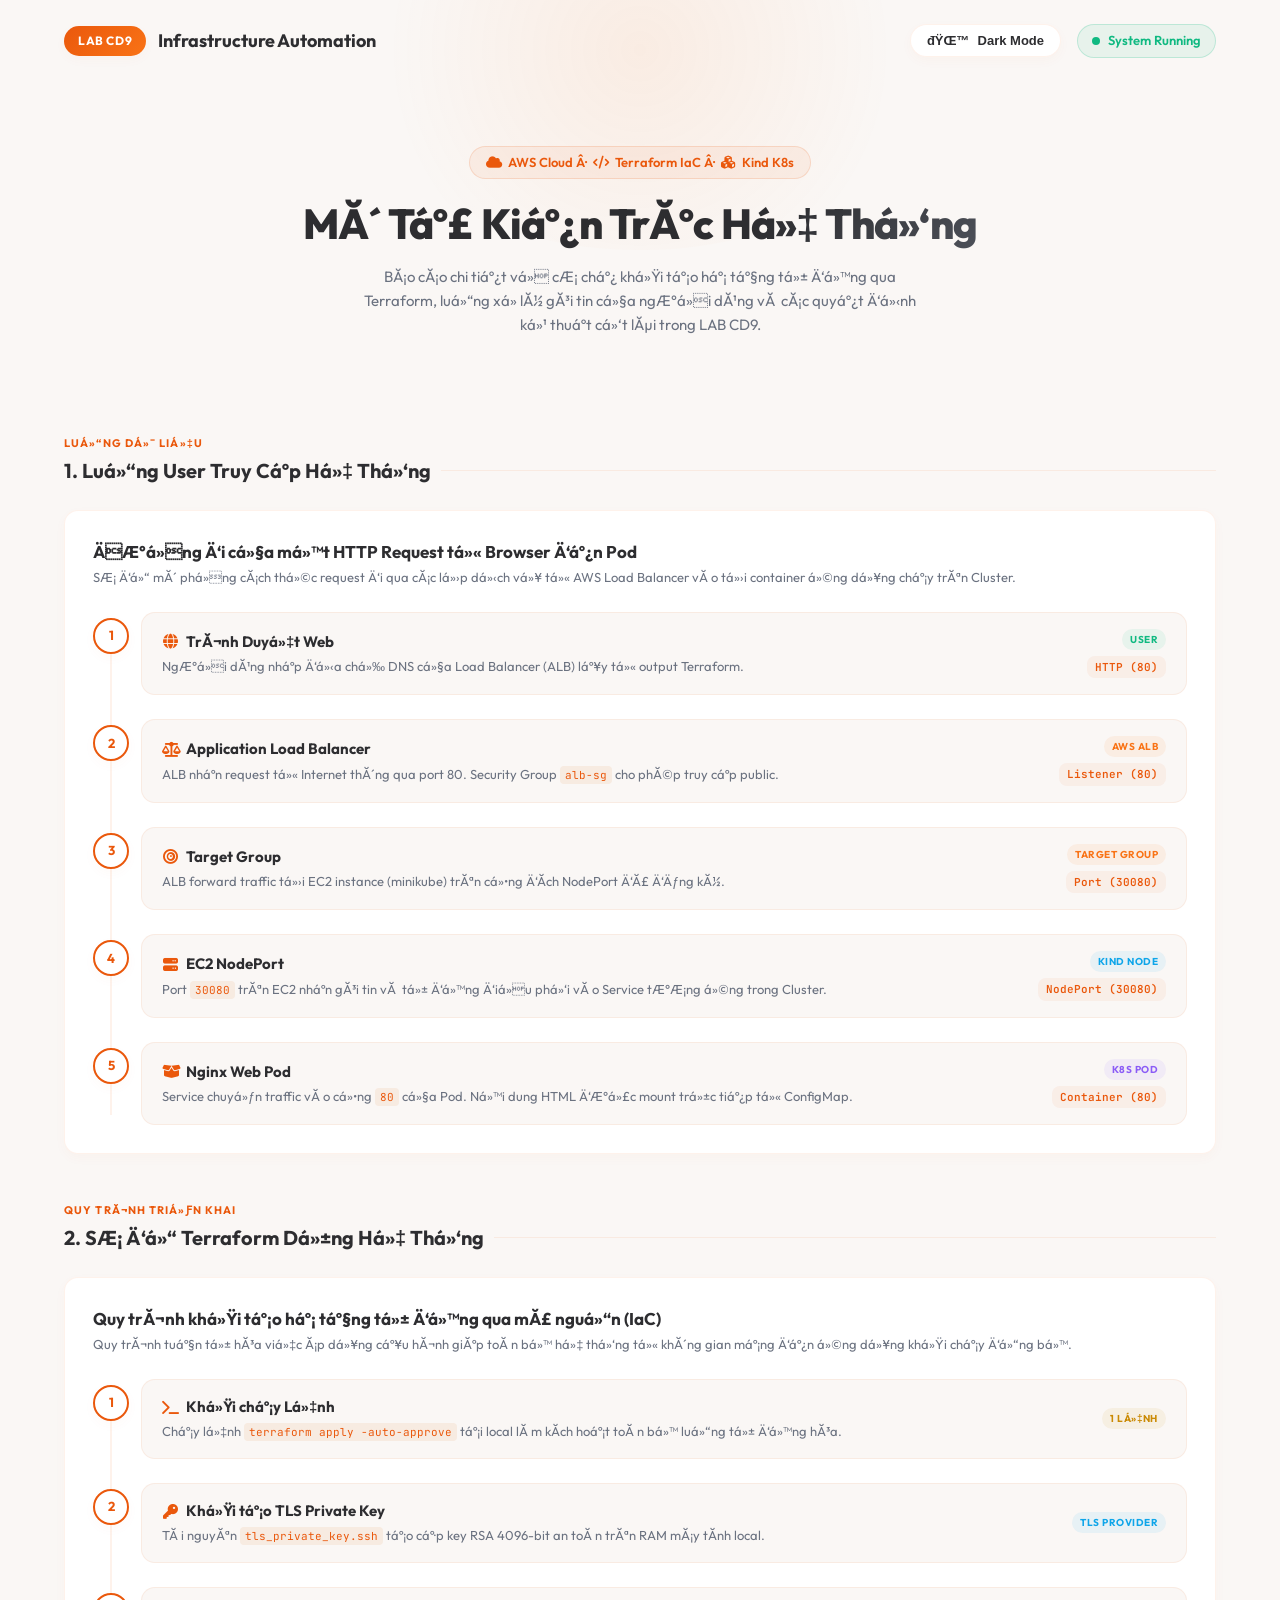
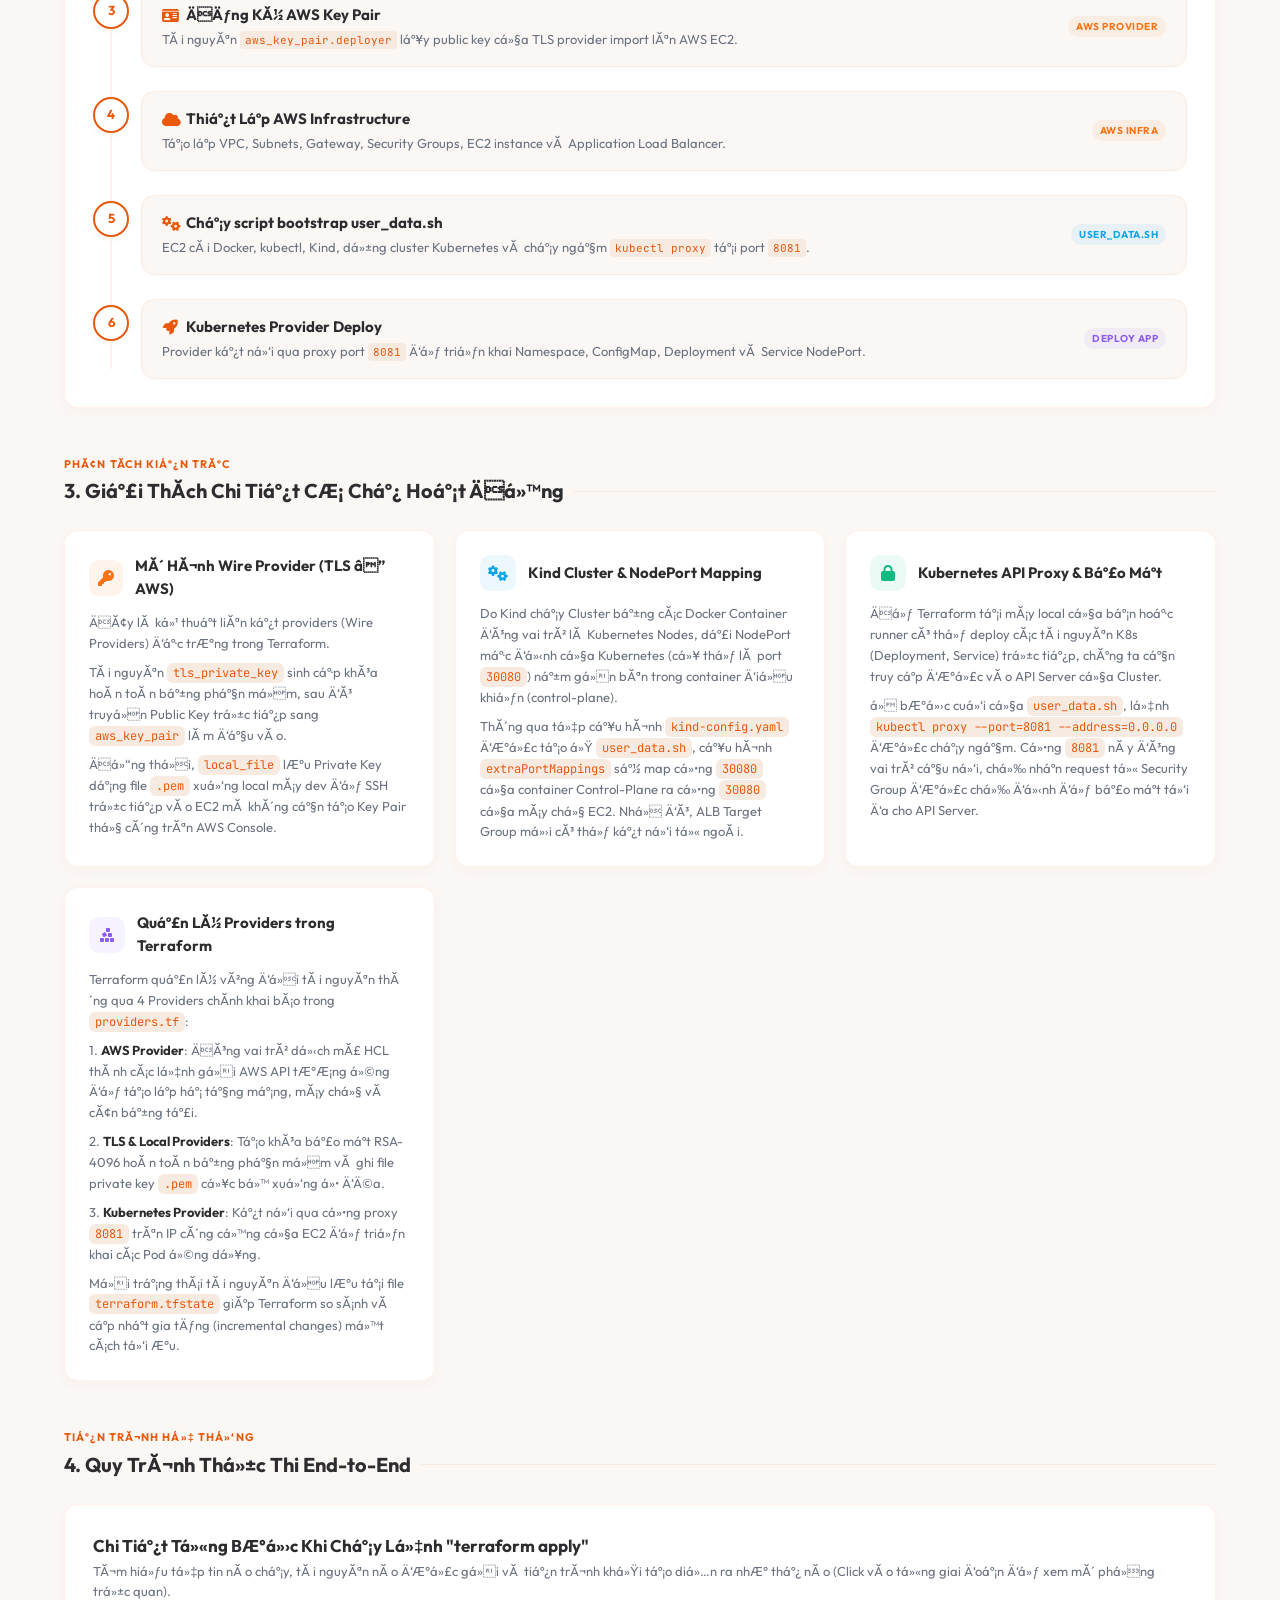
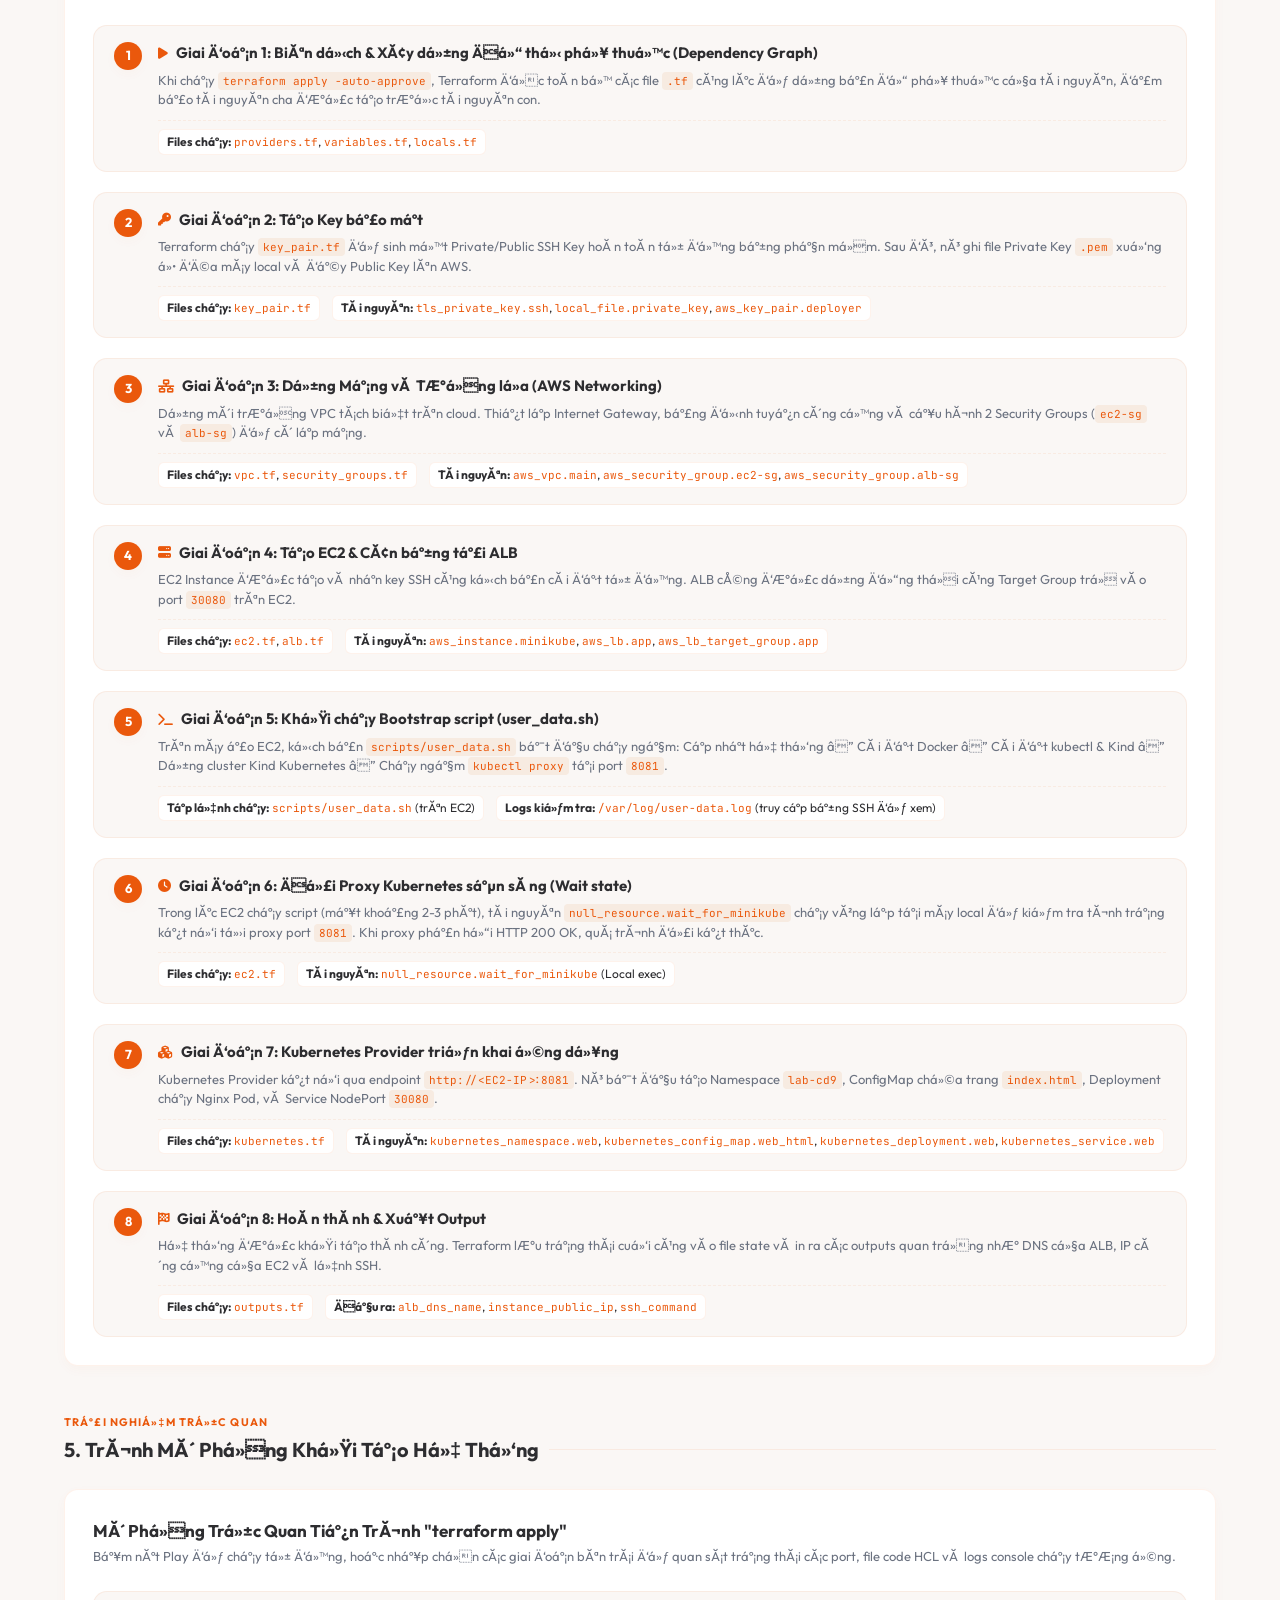
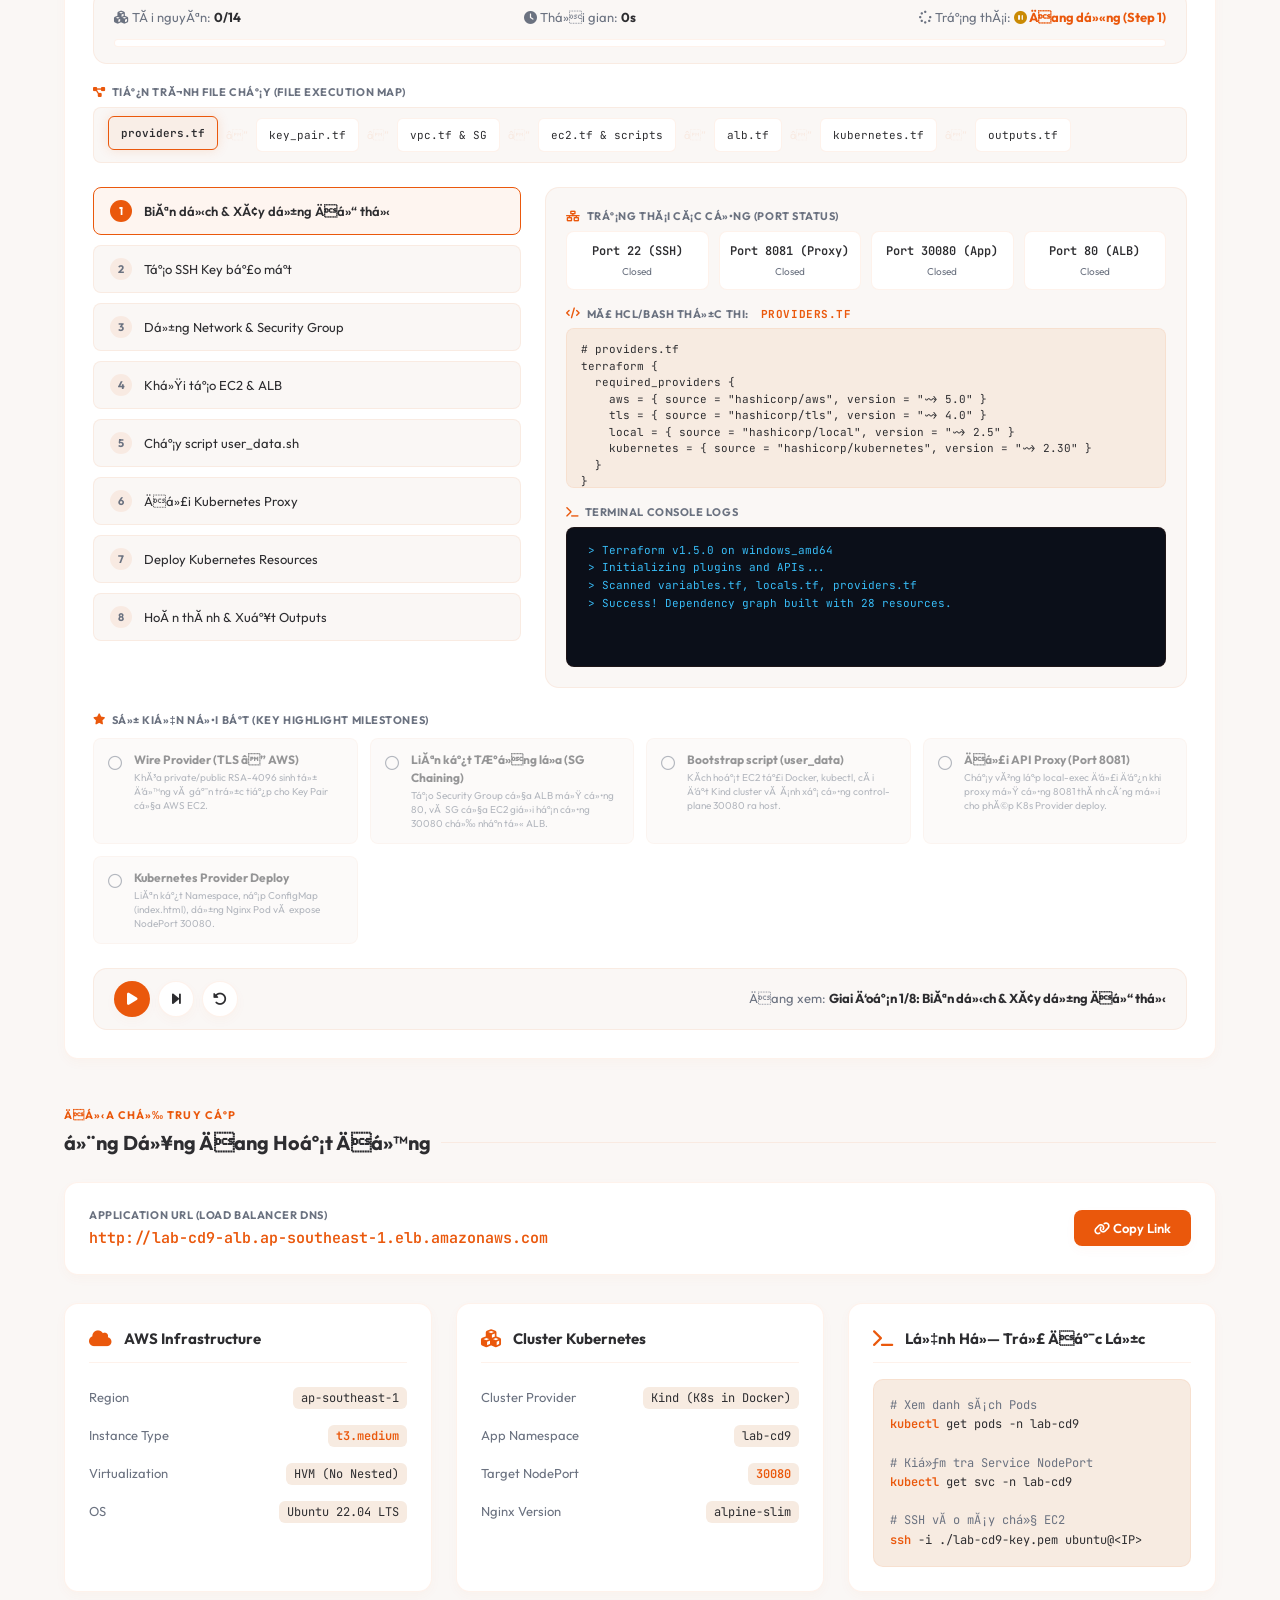
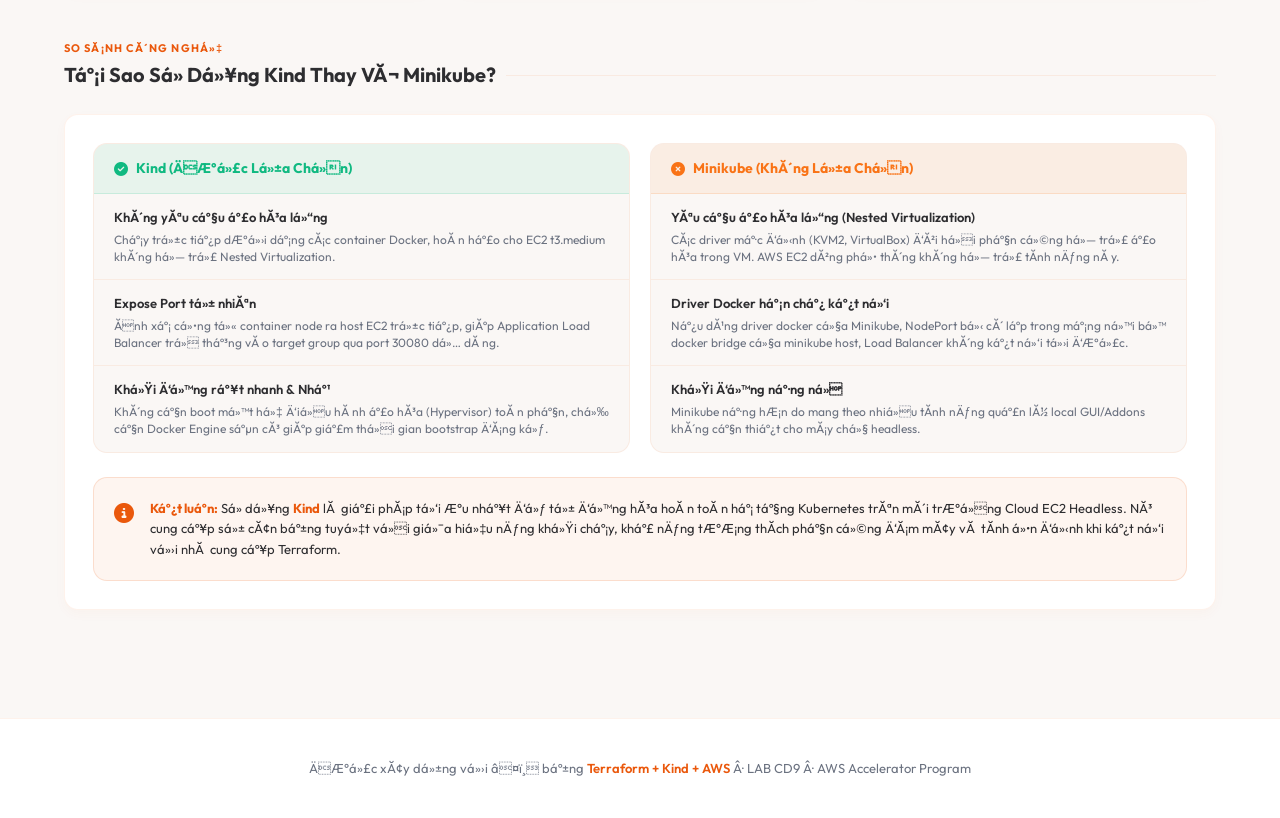
<file: cloud/w8/lab9-1click/scripts/index.html>
﻿<!DOCTYPE html>
<html lang="vi">
<head>
  <meta charset="UTF-8" />
  <meta name="viewport" content="width=device-width, initial-scale=1.0" />
  <title>LAB CD9 â€” Há»‡ Thá»‘ng Tá»± Äá»™ng HĂ³a 1-Click</title>
  <link rel="preconnect" href="https://fonts.googleapis.com" />
  <link rel="preconnect" href="https://fonts.gstatic.com" crossorigin />
  <link href="https://fonts.googleapis.com/css2?family=Outfit:wght@300;400;500;600;700;800&family=JetBrains+Mono:wght@400;600&display=swap" rel="stylesheet" />
  <!-- Font Awesome 6 Icons -->
  <link rel="stylesheet" href="https://cdnjs.cloudflare.com/ajax/libs/font-awesome/6.4.0/css/all.min.css" />
  <style>
    /* ===== DESIGN SYSTEM & TOKENS (LIGHT ORANGE DEFAULT) ===== */
    :root {
      --bg: #faf7f5; /* Clean warm white-orange background */
      --bg-card: #ffffff;
      --bg-code: #f7ebe1; /* Warm orange tint for code */
      --border: rgba(234, 88, 12, 0.08); /* Soft orange-tinted borders */
      --text: #2d2d30;
      --muted: #6b7280;
      --primary: #ea580c; /* Soft corporate orange */
      --primary-lt: rgba(234, 88, 12, 0.06);
      --orange: #f97316;
      --orange-lt: rgba(249, 115, 22, 0.08);
      --green: #10b981;
      --green-lt: rgba(16, 185, 129, 0.08);
      --blue: #0ea5e9;
      --blue-lt: rgba(14, 165, 233, 0.08);
      --purple: #8b5cf6;
      --purple-lt: rgba(139, 92, 246, 0.08);
      --yellow: #ca8a04;
      --yellow-lt: rgba(202, 138, 4, 0.08);
      --radius: 14px;
      --radius-sm: 8px;
      --shadow: 0 4px 12px rgba(234, 88, 12, 0.03);
      --shadow-md: 0 8px 24px rgba(234, 88, 12, 0.06);
      --shadow-hover: 0 16px 32px rgba(234, 88, 12, 0.1);
      --font-sans: 'Outfit', sans-serif;
      --font-mono: 'JetBrains Mono', monospace;
    }

    [data-theme="dark"] {
      --bg: #0f172a; /* Soft Slate 900 */
      --bg-card: #1e293b; /* Slate 800 */
      --bg-code: #0b0f19;
      --border: rgba(251, 146, 60, 0.1); /* Soft orange border tint */
      --text: #f8fafc;
      --muted: #94a3b8;
      --primary: #fb923c; /* Softer orange for dark contrast */
      --primary-lt: rgba(251, 146, 60, 0.1);
      --orange: #fb923c;
      --orange-lt: rgba(251, 146, 60, 0.12);
      --green: #34d399;
      --green-lt: rgba(52, 211, 153, 0.12);
      --blue: #38bdf8;
      --blue-lt: rgba(56, 189, 248, 0.12);
      --purple: #a78bfa;
      --purple-lt: rgba(167, 139, 250, 0.12);
      --yellow: #facc15;
      --yellow-lt: rgba(250, 204, 21, 0.12);
      --shadow: 0 4px 12px rgba(0, 0, 0, 0.2);
      --shadow-md: 0 8px 24px rgba(0, 0, 0, 0.3);
      --shadow-hover: 0 16px 32px rgba(0, 0, 0, 0.4);
    }

    /* ===== RESET & BASE ===== */
    *, *::before, *::after { box-sizing: border-box; margin: 0; padding: 0; }
    html { scroll-behavior: smooth; }
    body {
      font-family: var(--font-sans);
      background: var(--bg);
      color: var(--text);
      min-height: 100vh;
      line-height: 1.5;
      overflow-x: hidden;
      transition: background 0.3s, color 0.3s;
    }

    /* Soft top background glow */
    .bg-glow {
      position: fixed;
      width: 600px;
      height: 400px;
      border-radius: 50%;
      background: radial-gradient(circle, var(--orange-lt) 0%, transparent 70%);
      top: -150px;
      left: 50%;
      transform: translateX(-50%);
      pointer-events: none;
      z-index: 0;
    }

    /* ===== HEADER ===== */
    header {
      position: relative;
      z-index: 10;
      max-width: 1200px;
      margin: 0 auto;
      padding: 24px;
      display: flex;
      align-items: center;
      justify-content: space-between;
    }
    .brand {
      display: flex;
      align-items: center;
      gap: 12px;
    }
    .badge-lab {
      background: linear-gradient(135deg, var(--primary), var(--orange));
      color: #ffffff;
      font-size: 12px;
      font-weight: 700;
      padding: 6px 14px;
      border-radius: 99px;
      letter-spacing: 0.05em;
      box-shadow: var(--shadow);
    }
    .brand-title {
      font-size: 18px;
      font-weight: 700;
      color: var(--text);
    }
    .header-actions {
      display: flex;
      align-items: center;
      gap: 16px;
    }
    .theme-btn {
      background: var(--bg-card);
      border: 1px solid var(--border);
      color: var(--text);
      padding: 8px 16px;
      border-radius: 99px;
      font-size: 13px;
      font-weight: 600;
      cursor: pointer;
      display: flex;
      align-items: center;
      gap: 8px;
      box-shadow: var(--shadow);
      transition: all 0.2s ease;
    }
    .theme-btn:hover {
      border-color: var(--primary);
      transform: translateY(-1px);
    }
    .status-badge {
      display: flex;
      align-items: center;
      gap: 8px;
      background: var(--green-lt);
      border: 1px solid rgba(16, 185, 129, 0.2);
      color: var(--green);
      padding: 6px 14px;
      border-radius: 99px;
      font-size: 13px;
      font-weight: 600;
    }
    .status-dot {
      width: 8px;
      height: 8px;
      background-color: var(--green);
      border-radius: 50%;
      animation: pulse 2s infinite;
    }
    @keyframes pulse {
      0%, 100% { transform: scale(1); opacity: 1; }
      50% { transform: scale(1.3); opacity: 0.5; }
    }

    /* ===== MAIN ===== */
    main {
      position: relative;
      z-index: 5;
      max-width: 1200px;
      margin: 0 auto;
      padding: 24px 24px 80px;
    }

    /* ===== HERO ===== */
    .hero {
      text-align: center;
      padding: 40px 0 50px;
    }
    .hero-pre {
      display: inline-flex;
      align-items: center;
      gap: 6px;
      background: var(--primary-lt);
      color: var(--primary);
      font-size: 13px;
      font-weight: 600;
      padding: 6px 16px;
      border-radius: 99px;
      margin-bottom: 20px;
      border: 1px solid rgba(234, 88, 12, 0.15);
    }
    .hero h1 {
      font-size: clamp(30px, 5vw, 42px);
      font-weight: 800;
      line-height: 1.2;
      letter-spacing: -0.02em;
      margin-bottom: 16px;
      background: linear-gradient(135deg, var(--text) 60%, var(--muted));
      -webkit-background-clip: text;
      -webkit-text-fill-color: transparent;
    }
    .hero p {
      font-size: 15px;
      color: var(--muted);
      max-width: 580px;
      margin: 0 auto;
      line-height: 1.6;
    }

    /* ===== SECTION TITLE ===== */
    .section-title-wrap {
      margin-top: 48px;
      margin-bottom: 24px;
      display: flex;
      flex-direction: column;
      gap: 4px;
    }
    .section-tag {
      font-size: 11px;
      font-weight: 700;
      text-transform: uppercase;
      letter-spacing: 0.1em;
      color: var(--primary);
    }
    .section-h {
      font-size: 20px;
      font-weight: 700;
      color: var(--text);
      display: flex;
      align-items: center;
      gap: 10px;
    }
    .section-h::after {
      content: '';
      flex: 1;
      height: 1px;
      background: var(--border);
    }

    /* ===== PANEL ===== */
    .panel {
      background: var(--bg-card);
      border: 1px solid var(--border);
      border-radius: var(--radius);
      padding: 28px;
      box-shadow: var(--shadow);
      margin-bottom: 28px;
    }
    .panel-header {
      margin-bottom: 24px;
    }
    .panel-title {
      font-size: 17px;
      font-weight: 700;
      color: var(--text);
      margin-bottom: 4px;
    }
    .panel-subtitle {
      font-size: 13px;
      color: var(--muted);
      line-height: 1.5;
    }

    /* ===== VERTICAL TIMELINE DESIGN ===== */
    .timeline-v {
      position: relative;
      padding-left: 48px;
      display: flex;
      flex-direction: column;
      gap: 24px;
    }
    .timeline-v::before {
      content: '';
      position: absolute;
      left: 17px;
      top: 10px;
      bottom: 10px;
      width: 2px;
      background: var(--border);
    }
    .timeline-v-item {
      position: relative;
    }
    .timeline-v-dot {
      position: absolute;
      left: -48px;
      top: 6px;
      width: 36px;
      height: 36px;
      border-radius: 50%;
      background: var(--bg-card);
      border: 2px solid var(--primary);
      display: flex;
      align-items: center;
      justify-content: center;
      font-size: 13px;
      font-weight: 700;
      color: var(--primary);
      z-index: 2;
      box-shadow: var(--shadow);
    }
    .timeline-card {
      background: var(--bg);
      border: 1px solid var(--border);
      border-radius: var(--radius);
      padding: 16px 20px;
      display: flex;
      align-items: center;
      justify-content: space-between;
      gap: 20px;
      transition: all 0.25s ease;
    }
    .timeline-card:hover {
      border-color: var(--primary);
      transform: translateX(4px);
      box-shadow: var(--shadow-md);
    }
    .timeline-card-content {
      flex: 1;
      display: flex;
      flex-direction: column;
      gap: 4px;
    }
    .timeline-card-title {
      font-size: 15px;
      font-weight: 700;
      color: var(--text);
      display: flex;
      align-items: center;
      gap: 8px;
    }
    .timeline-card-title i {
      color: var(--primary);
      width: 16px;
      text-align: center;
    }
    .timeline-card-desc {
      font-size: 13px;
      color: var(--muted);
      line-height: 1.5;
    }
    .timeline-card-desc code {
      font-family: var(--font-mono);
      font-size: 11px;
      background: var(--bg-code);
      padding: 2px 5px;
      border-radius: 4px;
      color: var(--primary);
    }
    .timeline-card-meta {
      display: flex;
      flex-direction: column;
      align-items: flex-end;
      gap: 6px;
      min-width: 140px;
    }
    .timeline-card-badge {
      font-size: 10px;
      font-weight: 700;
      text-transform: uppercase;
      padding: 3px 8px;
      border-radius: 99px;
      letter-spacing: 0.05em;
    }
    .tb-user { background: var(--green-lt); color: var(--green); }
    .tb-aws { background: var(--orange-lt); color: var(--orange); }
    .tb-k8s { background: var(--blue-lt); color: var(--blue); }
    .tb-pod { background: var(--purple-lt); color: var(--purple); }
    .tb-cmd { background: var(--yellow-lt); color: var(--yellow); }

    .timeline-card-port {
      font-family: var(--font-mono);
      font-size: 11px;
      font-weight: 600;
      color: var(--primary);
      background: var(--primary-lt);
      padding: 3px 8px;
      border-radius: var(--radius-sm);
      width: fit-content;
    }

    /* ===== EXPLANATION CARDS ===== */
    .explain-grid {
      display: grid;
      grid-template-columns: repeat(auto-fit, minmax(320px, 1fr));
      gap: 20px;
    }
    .explain-card {
      background: var(--bg-card);
      border: 1px solid var(--border);
      border-radius: var(--radius);
      padding: 24px;
      box-shadow: var(--shadow);
      transition: all 0.3s ease;
    }
    .explain-card:hover {
      transform: translateY(-2px);
      box-shadow: var(--shadow-md);
      border-color: var(--primary);
    }
    .explain-hdr {
      display: flex;
      align-items: center;
      gap: 12px;
      margin-bottom: 12px;
    }
    .explain-icon {
      width: 36px;
      height: 36px;
      border-radius: 10px;
      display: flex;
      align-items: center;
      justify-content: center;
      font-size: 16px;
    }
    .ei-orange { background: var(--orange-lt); color: var(--orange); }
    .ei-blue { background: var(--blue-lt); color: var(--blue); }
    .ei-green { background: var(--green-lt); color: var(--green); }
    .ei-purple { background: var(--purple-lt); color: var(--purple); }

    .explain-title {
      font-size: 15px;
      font-weight: 700;
      color: var(--text);
    }
    .explain-body {
      font-size: 13px;
      color: var(--muted);
      line-height: 1.6;
    }
    .explain-body p {
      margin-bottom: 8px;
    }
    .explain-body p:last-child {
      margin-bottom: 0;
    }
    .explain-body strong {
      color: var(--text);
    }
    .explain-body code {
      font-family: var(--font-mono);
      font-size: 12px;
      background: var(--bg-code);
      padding: 2px 6px;
      border-radius: 6px;
      color: var(--primary);
    }

    /* ===== PUBLIC ENDPOINT ===== */
    .endpoint-card {
      background: var(--bg-card);
      border: 1px solid var(--border);
      border-radius: var(--radius);
      padding: 24px;
      display: flex;
      align-items: center;
      justify-content: space-between;
      gap: 20px;
      margin-bottom: 28px;
      box-shadow: var(--shadow);
    }
    .endpoint-lbl {
      display: flex;
      flex-direction: column;
      gap: 4px;
    }
    .endpoint-lbl-t {
      font-size: 11px;
      font-weight: 700;
      color: var(--muted);
      text-transform: uppercase;
      letter-spacing: 0.05em;
    }
    .endpoint-url {
      font-family: var(--font-mono);
      font-size: 15px;
      font-weight: 600;
      color: var(--primary);
      word-break: break-all;
    }
    .copy-btn {
      background: var(--primary);
      color: #ffffff;
      border: none;
      padding: 10px 20px;
      border-radius: var(--radius-sm);
      font-family: var(--font-sans);
      font-size: 13px;
      font-weight: 600;
      cursor: pointer;
      box-shadow: var(--shadow);
      transition: all 0.2s ease;
      white-space: nowrap;
    }
    .copy-btn:hover {
      opacity: 0.9;
      transform: translateY(-1px);
    }

    /* ===== DASHBOARD DETAILS GRID ===== */
    .grid-dashboard {
      display: grid;
      grid-template-columns: repeat(auto-fit, minmax(280px, 1fr));
      gap: 24px;
      margin-bottom: 28px;
    }
    .info-card {
      background: var(--bg-card);
      border: 1px solid var(--border);
      border-radius: var(--radius);
      padding: 24px;
      box-shadow: var(--shadow);
    }
    .info-card-hdr {
      display: flex;
      align-items: center;
      gap: 12px;
      margin-bottom: 16px;
      border-bottom: 1px solid var(--border);
      padding-bottom: 12px;
    }
    .info-card-icon {
      font-size: 18px;
      color: var(--primary);
    }
    .info-card-title {
      font-size: 15px;
      font-weight: 700;
      color: var(--text);
    }
    .info-row {
      display: flex;
      justify-content: space-between;
      align-items: center;
      padding: 8px 0;
      font-size: 13px;
    }
    .info-lbl {
      color: var(--muted);
    }
    .info-val {
      font-family: var(--font-mono);
      font-size: 12px;
      background: var(--bg-code);
      padding: 2px 8px;
      border-radius: 6px;
      color: var(--text);
    }
    .info-val.highlight {
      color: var(--primary);
      font-weight: 600;
    }

    .code-box {
      background: var(--bg-code);
      border-radius: 10px;
      padding: 16px;
      font-family: var(--font-mono);
      font-size: 12px;
      line-height: 1.6;
      overflow-x: auto;
      border: 1px solid var(--border);
      color: var(--text);
    }
    .code-comment { color: var(--muted); }
    .code-cmd { color: var(--primary); font-weight: 600; }

    /* ===== COMPARISON MATRIX ===== */
    .compare-container {
      background: var(--bg-card);
      border: 1px solid var(--border);
      border-radius: var(--radius);
      padding: 28px;
      box-shadow: var(--shadow);
      margin-bottom: 28px;
    }
    .compare-grid {
      display: grid;
      grid-template-columns: 1fr 1fr;
      gap: 20px;
      margin-bottom: 24px;
    }
    .compare-box {
      border: 1px solid var(--border);
      border-radius: var(--radius);
      overflow: hidden;
      background: var(--bg);
    }
    .compare-box-hdr {
      padding: 14px 20px;
      font-weight: 700;
      font-size: 14px;
      display: flex;
      align-items: center;
      gap: 8px;
    }
    .cb-kind { background: var(--green-lt); color: var(--green); border-bottom: 1px solid rgba(16, 185, 129, 0.15); }
    .cb-mini { background: var(--orange-lt); color: var(--orange); border-bottom: 1px solid rgba(249, 115, 22, 0.15); }
    .compare-list {
      list-style: none;
    }
    .compare-item {
      padding: 14px 20px;
      border-bottom: 1px solid var(--border);
      font-size: 13px;
    }
    .compare-item:last-child {
      border-bottom: none;
    }
    .compare-item-t {
      font-weight: 600;
      color: var(--text);
      margin-bottom: 4px;
    }
    .compare-item-d {
      color: var(--muted);
      font-size: 12px;
      line-height: 1.4;
    }

    .verdict-box {
      background: var(--primary-lt);
      border: 1px solid rgba(234, 88, 12, 0.15);
      border-radius: var(--radius);
      padding: 20px;
      display: flex;
      gap: 16px;
      align-items: flex-start;
    }
    .verdict-icon {
      font-size: 20px;
      color: var(--primary);
    }
    .verdict-text {
      font-size: 13px;
      color: var(--text);
      line-height: 1.6;
    }
    .verdict-text strong {
      color: var(--primary);
    }

    /* ===== FOOTER ===== */
    footer {
      text-align: center;
      padding: 40px 24px;
      color: var(--muted);
      font-size: 13px;
      border-top: 1px solid var(--border);
      background: var(--bg-card);
      position: relative;
      z-index: 5;
    }
    footer a {
      color: var(--primary);
      text-decoration: none;
      font-weight: 600;
    }

    /* ===== RESPONSIVE MEDIA QUERIES ===== */
    @media (max-width: 768px) {
      header {
        flex-direction: column;
        gap: 16px;
        align-items: flex-start;
      }
      .header-actions {
        width: 100%;
        justify-content: space-between;
      }
      .timeline-card {
        flex-direction: column;
        align-items: flex-start;
        gap: 12px;
      }
      .timeline-card-meta {
        align-items: flex-start;
        min-width: unset;
        width: 100%;
        border-top: 1px solid var(--border);
        padding-top: 10px;
      }
      .compare-grid {
        grid-template-columns: 1fr;
      }
    }

    /* ===== END-TO-END EXECUTION FLOW ===== */
    .e2e-container {
      display: flex;
      flex-direction: column;
      gap: 20px;
    }
    .e2e-step {
      display: flex;
      gap: 16px;
      padding: 16px 20px;
      border-radius: var(--radius);
      background: var(--bg);
      border: 1px solid var(--border);
      transition: all 0.2s ease;
    }
    .e2e-step:hover {
      border-color: var(--primary);
      transform: translateX(4px);
      box-shadow: var(--shadow-md);
    }
    .e2e-number {
      width: 28px;
      height: 28px;
      border-radius: 50%;
      background: var(--primary);
      color: #ffffff;
      display: flex;
      align-items: center;
      justify-content: center;
      font-size: 13px;
      font-weight: 700;
      flex-shrink: 0;
      box-shadow: var(--shadow);
    }
    .e2e-body {
      flex: 1;
      display: flex;
      flex-direction: column;
      gap: 6px;
    }
    .e2e-title {
      font-size: 15px;
      font-weight: 700;
      color: var(--text);
      display: flex;
      align-items: center;
      gap: 8px;
    }
    .e2e-title i {
      color: var(--primary);
      font-size: 13px;
    }
    .e2e-text {
      font-size: 13px;
      color: var(--muted);
      line-height: 1.5;
    }
    .e2e-text code {
      font-family: var(--font-mono);
      font-size: 11px;
      background: var(--bg-code);
      padding: 2px 5px;
      border-radius: 4px;
      color: var(--primary);
    }
    .e2e-meta {
      display: flex;
      flex-wrap: wrap;
      gap: 12px;
      font-size: 12px;
      border-top: 1px dashed var(--border);
      padding-top: 8px;
      margin-top: 4px;
    }
    .e2e-meta span {
      background: var(--bg-card);
      padding: 3px 8px;
      border-radius: 6px;
      border: 1px solid var(--border);
    }
    .e2e-meta code {
      font-family: var(--font-mono);
      font-size: 11px;
      color: var(--primary);
    }

    @media (max-width: 640px) {
      .e2e-step {
        flex-direction: column;
        gap: 12px;
      }
    }

    /* ===== SIMULATOR STYLING ===== */
    .sim-panel {
      background: var(--bg-card);
      border: 1px solid var(--border);
      border-radius: var(--radius);
      padding: 28px;
      box-shadow: var(--shadow);
      margin-bottom: 28px;
    }
    .sim-grid {
      display: grid;
      grid-template-columns: 1fr 1.5fr;
      gap: 24px;
      margin-bottom: 20px;
    }
    .sim-left {
      display: flex;
      flex-direction: column;
      gap: 10px;
    }
    .sim-step-btn {
      background: var(--bg);
      border: 1px solid var(--border);
      padding: 12px 16px;
      border-radius: var(--radius-sm);
      display: flex;
      align-items: center;
      gap: 12px;
      cursor: pointer;
      text-align: left;
      transition: all 0.2s ease;
      color: var(--text);
      font-family: var(--font-sans);
    }
    .sim-step-btn:hover {
      border-color: var(--primary);
      transform: translateX(4px);
    }
    .sim-step-btn.active {
      background: var(--primary-lt);
      border-color: var(--primary);
      font-weight: 600;
    }
    .sim-step-num {
      width: 22px;
      height: 22px;
      border-radius: 50%;
      background: var(--border);
      color: var(--muted);
      display: flex;
      align-items: center;
      justify-content: center;
      font-size: 11px;
      font-weight: bold;
      flex-shrink: 0;
    }
    .sim-step-btn.active .sim-step-num {
      background: var(--primary);
      color: #ffffff;
    }
    .sim-step-title {
      font-size: 13px;
      flex: 1;
    }

    .sim-right {
      display: flex;
      flex-direction: column;
      gap: 20px;
    }
    .sim-dashboard {
      background: var(--bg);
      border: 1px solid var(--border);
      border-radius: var(--radius);
      padding: 20px;
      display: flex;
      flex-direction: column;
      gap: 16px;
    }
    .sim-dash-section {
      display: flex;
      flex-direction: column;
      gap: 6px;
    }
    .sim-dash-label {
      font-size: 11px;
      font-weight: 700;
      color: var(--muted);
      text-transform: uppercase;
      letter-spacing: 0.05em;
      display: flex;
      align-items: center;
      gap: 6px;
    }
    .sim-dash-label i {
      color: var(--primary);
    }
    .sim-ports-grid {
      display: grid;
      grid-template-columns: repeat(auto-fit, minmax(110px, 1fr));
      gap: 10px;
    }
    .sim-port-box {
      background: var(--bg-card);
      border: 1px solid var(--border);
      border-radius: var(--radius-sm);
      padding: 10px;
      text-align: center;
      display: flex;
      flex-direction: column;
      align-items: center;
      gap: 4px;
      font-size: 12px;
      transition: all 0.2s ease;
    }
    .sim-port-box.active {
      border-color: var(--green);
      background: var(--green-lt);
    }
    .sim-port-box.waiting {
      border-color: var(--yellow);
      background: var(--yellow-lt);
    }
    .sim-port-name {
      font-family: var(--font-mono);
      font-weight: 600;
    }
    .sim-port-status {
      font-size: 10px;
      color: var(--muted);
    }
    .sim-port-box.active .sim-port-status { color: var(--green); font-weight: 600; }
    .sim-port-box.waiting .sim-port-status { color: var(--yellow); font-weight: 600; }

    .sim-console {
      background: #0b0f19;
      color: #38bdf8;
      font-family: var(--font-mono);
      font-size: 11px;
      line-height: 1.6;
      border-radius: var(--radius-sm);
      padding: 14px;
      height: 140px;
      overflow-y: auto;
      border: 1px solid var(--border);
      white-space: pre-wrap;
    }
    .sim-code-box {
      background: var(--bg-code);
      border: 1px solid var(--border);
      border-radius: var(--radius-sm);
      padding: 12px 14px;
      font-family: var(--font-mono);
      font-size: 11px;
      max-height: 160px;
      overflow-y: auto;
      white-space: pre;
      color: var(--text);
    }

    .sim-controls {
      display: flex;
      align-items: center;
      justify-content: space-between;
      gap: 16px;
      background: var(--bg);
      border: 1px solid var(--border);
      padding: 12px 20px;
      border-radius: var(--radius);
    }
    .sim-control-left {
      display: flex;
      align-items: center;
      gap: 8px;
    }
    .sim-ctrl-btn {
      background: var(--bg-card);
      border: 1px solid var(--border);
      color: var(--text);
      width: 36px;
      height: 36px;
      border-radius: 50%;
      display: flex;
      align-items: center;
      justify-content: center;
      cursor: pointer;
      font-size: 14px;
      transition: all 0.2s ease;
      box-shadow: var(--shadow);
    }
    .sim-ctrl-btn:hover {
      border-color: var(--primary);
      color: var(--primary);
      transform: translateY(-1px);
    }
    .sim-ctrl-btn.btn-play {
      background: var(--primary);
      color: #ffffff;
      border: none;
    }
    .sim-ctrl-btn.btn-play:hover {
      background: var(--orange);
      color: #ffffff;
    }
    .sim-status-text {
      font-size: 13px;
      color: var(--muted);
    }
    .sim-status-text strong {
      color: var(--text);
    }

    /* ===== NEW SIMULATOR ADDITIONS ===== */
    .sim-file-map {
      display: flex;
      align-items: center;
      gap: 8px;
      overflow-x: auto;
      padding: 10px 14px;
      background: var(--bg);
      border: 1px solid var(--border);
      border-radius: var(--radius-sm);
    }
    .sim-file-node {
      background: var(--bg-card);
      border: 1px solid var(--border);
      border-radius: 6px;
      padding: 8px 12px;
      font-size: 11px;
      font-family: var(--font-mono);
      color: var(--text);
      white-space: nowrap;
      transition: all 0.2s ease;
    }
    .sim-file-node.active {
      border-color: var(--primary);
      background: var(--primary-lt);
      box-shadow: 0 0 12px rgba(234, 88, 12, 0.15);
      transform: translateY(-2px);
      font-weight: 600;
    }
    .sim-file-node.completed {
      border-color: var(--green);
      background: var(--green-lt);
      color: var(--green);
    }
    .sim-file-arrow {
      color: var(--border);
      font-size: 11px;
    }

    .sim-highlight-panel {
      margin-top: 24px;
      margin-bottom: 24px;
    }
    .sim-highlight-grid {
      display: grid;
      grid-template-columns: repeat(auto-fit, minmax(220px, 1fr));
      gap: 12px;
      margin-top: 10px;
    }
    .sim-hl-card {
      background: var(--bg);
      border: 1px solid var(--border);
      border-radius: var(--radius-sm);
      padding: 12px 14px;
      display: flex;
      gap: 12px;
      align-items: flex-start;
      transition: all 0.3s ease;
      opacity: 0.5;
    }
    .sim-hl-card.active {
      opacity: 1;
      border-color: var(--primary);
      background: var(--primary-lt);
    }
    .sim-hl-card.completed {
      opacity: 1;
      border-color: var(--green);
      background: var(--green-lt);
    }
    .sim-hl-icon {
      font-size: 14px;
      color: var(--muted);
      margin-top: 2px;
    }
    .sim-hl-card.active .sim-hl-icon {
      color: var(--primary);
    }
    .sim-hl-card.completed .sim-hl-icon {
      color: var(--green);
    }
    .sim-hl-body {
      display: flex;
      flex-direction: column;
      gap: 2px;
    }
    .sim-hl-title {
      font-size: 12px;
      font-weight: 700;
      color: var(--text);
    }
    .sim-hl-desc {
      font-size: 10px;
      color: var(--muted);
      line-height: 1.4;
    }

    .sim-hud {
      background: var(--bg);
      border: 1px solid var(--border);
      border-radius: var(--radius);
      padding: 16px 20px;
      margin-bottom: 20px;
      display: flex;
      flex-direction: column;
      gap: 12px;
    }
    .sim-hud-stats {
      display: flex;
      flex-wrap: wrap;
      justify-content: space-between;
      align-items: center;
      gap: 16px;
      font-size: 13px;
      color: var(--muted);
    }
    .sim-hud-stats strong {
      color: var(--text);
    }
    .sim-progress-track {
      background: var(--bg-card);
      border: 1px solid var(--border);
      height: 8px;
      border-radius: 99px;
      overflow: hidden;
      width: 100%;
    }
    .sim-progress-bar {
      background: linear-gradient(90deg, var(--primary), var(--orange));
      height: 100%;
      width: 0%;
      border-radius: 99px;
      transition: width 0.3s ease;
    }

    @media (max-width: 900px) {
      .sim-grid {
        grid-template-columns: 1fr;
      }
    }
  </style>
</head>
<body>

  <div class="bg-glow"></div>

  <!-- HEADER -->
  <header>
    <div class="brand">
      <span class="badge-lab">LAB CD9</span>
      <span class="brand-title">Infrastructure Automation</span>
    </div>
    <div class="header-actions">
      <button class="theme-btn" id="theme-toggle" onclick="toggleTheme()">
        <span id="theme-icon">đŸŒ™</span> <span id="theme-label">Dark Mode</span>
      </button>
      <div class="status-badge">
        <span class="status-dot"></span>
        System Running
      </div>
    </div>
  </header>

  <!-- MAIN CONTENT -->
  <main>

    <!-- HERO -->
    <section class="hero">
      <div class="hero-pre"><i class="fa-solid fa-cloud"></i> AWS Cloud Â· <i class="fa-solid fa-code"></i> Terraform IaC Â· <i class="fa-solid fa-cubes"></i> Kind K8s</div>
      <h1>MĂ´ Táº£ Kiáº¿n TrĂºc Há»‡ Thá»‘ng</h1>
      <p>
        BĂ¡o cĂ¡o chi tiáº¿t vá» cÆ¡ cháº¿ khá»Ÿi táº¡o háº¡ táº§ng tá»± Ä‘á»™ng qua Terraform, luá»“ng xá»­ lĂ½ gĂ³i tin cá»§a ngÆ°á»i dĂ¹ng vĂ  cĂ¡c quyáº¿t Ä‘á»‹nh ká»¹ thuáº­t cá»‘t lĂµi trong LAB CD9.
      </p>
    </section>

    <!-- SECTION 1: REQUEST FLOW -->
    <div class="section-title-wrap">
      <span class="section-tag">Luá»“ng Dá»¯ Liá»‡u</span>
      <h2 class="section-h">1. Luá»“ng User Truy Cáº­p Há»‡ Thá»‘ng</h2>
    </div>

    <div class="panel">
      <div class="panel-header">
        <div class="panel-title">ÄÆ°á»ng Ä‘i cá»§a má»™t HTTP Request tá»« Browser Ä‘áº¿n Pod</div>
        <div class="panel-subtitle">
          SÆ¡ Ä‘á»“ mĂ´ phá»ng cĂ¡ch thá»©c request Ä‘i qua cĂ¡c lá»›p dá»‹ch vá»¥ tá»« AWS Load Balancer vĂ o tá»›i container á»©ng dá»¥ng cháº¡y trĂªn Cluster.
        </div>
      </div>

      <div class="timeline-v">
        <!-- Item 1 -->
        <div class="timeline-v-item">
          <div class="timeline-v-dot">1</div>
          <div class="timeline-card">
            <div class="timeline-card-content">
              <div class="timeline-card-title"><i class="fa-solid fa-globe"></i> TrĂ¬nh Duyá»‡t Web</div>
              <div class="timeline-card-desc">NgÆ°á»i dĂ¹ng nháº­p Ä‘á»‹a chá»‰ DNS cá»§a Load Balancer (ALB) láº¥y tá»« output Terraform.</div>
            </div>
            <div class="timeline-card-meta">
              <span class="timeline-card-badge tb-user">User</span>
              <span class="timeline-card-port">HTTP (80)</span>
            </div>
          </div>
        </div>

        <!-- Item 2 -->
        <div class="timeline-v-item">
          <div class="timeline-v-dot">2</div>
          <div class="timeline-card">
            <div class="timeline-card-content">
              <div class="timeline-card-title"><i class="fa-solid fa-scale-balanced"></i> Application Load Balancer</div>
              <div class="timeline-card-desc">ALB nháº­n request tá»« Internet thĂ´ng qua port 80. Security Group <code>alb-sg</code> cho phĂ©p truy cáº­p public.</div>
            </div>
            <div class="timeline-card-meta">
              <span class="timeline-card-badge tb-aws">AWS ALB</span>
              <span class="timeline-card-port">Listener (80)</span>
            </div>
          </div>
        </div>

        <!-- Item 3 -->
        <div class="timeline-v-item">
          <div class="timeline-v-dot">3</div>
          <div class="timeline-card">
            <div class="timeline-card-content">
              <div class="timeline-card-title"><i class="fa-solid fa-bullseye"></i> Target Group</div>
              <div class="timeline-card-desc">ALB forward traffic tá»›i EC2 instance (minikube) trĂªn cá»•ng Ä‘Ă­ch NodePort Ä‘Ă£ Ä‘Äƒng kĂ½.</div>
            </div>
            <div class="timeline-card-meta">
              <span class="timeline-card-badge tb-aws">Target Group</span>
              <span class="timeline-card-port">Port (30080)</span>
            </div>
          </div>
        </div>

        <!-- Item 4 -->
        <div class="timeline-v-item">
          <div class="timeline-v-dot">4</div>
          <div class="timeline-card">
            <div class="timeline-card-content">
              <div class="timeline-card-title"><i class="fa-solid fa-server"></i> EC2 NodePort</div>
              <div class="timeline-card-desc">Port <code>30080</code> trĂªn EC2 nháº­n gĂ³i tin vĂ  tá»± Ä‘á»™ng Ä‘iá»u phá»‘i vĂ o Service tÆ°Æ¡ng á»©ng trong Cluster.</div>
            </div>
            <div class="timeline-card-meta">
              <span class="timeline-card-badge tb-k8s">Kind Node</span>
              <span class="timeline-card-port">NodePort (30080)</span>
            </div>
          </div>
        </div>

        <!-- Item 5 -->
        <div class="timeline-v-item">
          <div class="timeline-v-dot">5</div>
          <div class="timeline-card">
            <div class="timeline-card-content">
              <div class="timeline-card-title"><i class="fa-solid fa-box-open"></i> Nginx Web Pod</div>
              <div class="timeline-card-desc">Service chuyá»ƒn traffic vĂ o cá»•ng <code>80</code> cá»§a Pod. Ná»™i dung HTML Ä‘Æ°á»£c mount trá»±c tiáº¿p tá»« ConfigMap.</div>
            </div>
            <div class="timeline-card-meta">
              <span class="timeline-card-badge tb-pod">K8s Pod</span>
              <span class="timeline-card-port">Container (80)</span>
            </div>
          </div>
        </div>
      </div>
    </div>


    <!-- SECTION 2: TERRAFORM PROVISIONING FLOW -->
    <div class="section-title-wrap">
      <span class="section-tag">Quy TrĂ¬nh Triá»ƒn Khai</span>
      <h2 class="section-h">2. SÆ¡ Ä‘á»“ Terraform Dá»±ng Há»‡ Thá»‘ng</h2>
    </div>

    <div class="panel">
      <div class="panel-header">
        <div class="panel-title">Quy trĂ¬nh khá»Ÿi táº¡o háº¡ táº§ng tá»± Ä‘á»™ng qua mĂ£ nguá»“n (IaC)</div>
        <div class="panel-subtitle">
          Quy trĂ¬nh tuáº§n tá»± hĂ³a viá»‡c Ă¡p dá»¥ng cáº¥u hĂ¬nh giĂºp toĂ n bá»™ há»‡ thá»‘ng tá»« khĂ´ng gian máº¡ng Ä‘áº¿n á»©ng dá»¥ng khá»Ÿi cháº¡y Ä‘á»“ng bá»™.
        </div>
      </div>

      <div class="timeline-v">
        <!-- Prov Item 1 -->
        <div class="timeline-v-item">
          <div class="timeline-v-dot">1</div>
          <div class="timeline-card">
            <div class="timeline-card-content">
              <div class="timeline-card-title"><i class="fa-solid fa-terminal"></i> Khá»Ÿi cháº¡y Lá»‡nh</div>
              <div class="timeline-card-desc">Cháº¡y lá»‡nh <code>terraform apply -auto-approve</code> táº¡i local lĂ m kĂ­ch hoáº¡t toĂ n bá»™ luá»“ng tá»± Ä‘á»™ng hĂ³a.</div>
            </div>
            <div class="timeline-card-meta">
              <span class="timeline-card-badge tb-cmd">1 lá»‡nh</span>
            </div>
          </div>
        </div>

        <!-- Prov Item 2 -->
        <div class="timeline-v-item">
          <div class="timeline-v-dot">2</div>
          <div class="timeline-card">
            <div class="timeline-card-content">
              <div class="timeline-card-title"><i class="fa-solid fa-key"></i> Khá»Ÿi táº¡o TLS Private Key</div>
              <div class="timeline-card-desc">TĂ i nguyĂªn <code>tls_private_key.ssh</code> táº¡o cáº·p key RSA 4096-bit an toĂ n trĂªn RAM mĂ¡y tĂ­nh local.</div>
            </div>
            <div class="timeline-card-meta">
              <span class="timeline-card-badge tb-k8s">TLS Provider</span>
            </div>
          </div>
        </div>

        <!-- Prov Item 3 -->
        <div class="timeline-v-item">
          <div class="timeline-v-dot">3</div>
          <div class="timeline-card">
            <div class="timeline-card-content">
              <div class="timeline-card-title"><i class="fa-solid fa-id-card"></i> ÄÄƒng KĂ½ AWS Key Pair</div>
              <div class="timeline-card-desc">TĂ i nguyĂªn <code>aws_key_pair.deployer</code> láº¥y public key cá»§a TLS provider import lĂªn AWS EC2.</div>
            </div>
            <div class="timeline-card-meta">
              <span class="timeline-card-badge tb-aws">AWS Provider</span>
            </div>
          </div>
        </div>

        <!-- Prov Item 4 -->
        <div class="timeline-v-item">
          <div class="timeline-v-dot">4</div>
          <div class="timeline-card">
            <div class="timeline-card-content">
              <div class="timeline-card-title"><i class="fa-solid fa-cloud"></i> Thiáº¿t Láº­p AWS Infrastructure</div>
              <div class="timeline-card-desc">Táº¡o láº­p VPC, Subnets, Gateway, Security Groups, EC2 instance vĂ  Application Load Balancer.</div>
            </div>
            <div class="timeline-card-meta">
              <span class="timeline-card-badge tb-aws">AWS Infra</span>
            </div>
          </div>
        </div>

        <!-- Prov Item 5 -->
        <div class="timeline-v-item">
          <div class="timeline-v-dot">5</div>
          <div class="timeline-card">
            <div class="timeline-card-content">
              <div class="timeline-card-title"><i class="fa-solid fa-gears"></i> Cháº¡y script bootstrap user_data.sh</div>
              <div class="timeline-card-desc">EC2 cĂ i Docker, kubectl, Kind, dá»±ng cluster Kubernetes vĂ  cháº¡y ngáº§m <code>kubectl proxy</code> táº¡i port <code>8081</code>.</div>
            </div>
            <div class="timeline-card-meta">
              <span class="timeline-card-badge tb-k8s">user_data.sh</span>
            </div>
          </div>
        </div>

        <!-- Prov Item 6 -->
        <div class="timeline-v-item">
          <div class="timeline-v-dot">6</div>
          <div class="timeline-card">
            <div class="timeline-card-content">
              <div class="timeline-card-title"><i class="fa-solid fa-rocket"></i> Kubernetes Provider Deploy</div>
              <div class="timeline-card-desc">Provider káº¿t ná»‘i qua proxy port <code>8081</code> Ä‘á»ƒ triá»ƒn khai Namespace, ConfigMap, Deployment vĂ  Service NodePort.</div>
            </div>
            <div class="timeline-card-meta">
              <span class="timeline-card-badge tb-pod">Deploy App</span>
            </div>
          </div>
        </div>
      </div>
    </div>


    <!-- SECTION 3: EXPLANATIONS -->
    <div class="section-title-wrap">
      <span class="section-tag">PhĂ¢n TĂ­ch Kiáº¿n TrĂºc</span>
      <h2 class="section-h">3. Giáº£i ThĂ­ch Chi Tiáº¿t CÆ¡ Cháº¿ Hoáº¡t Äá»™ng</h2>
    </div>

    <div class="explain-grid">
      <!-- Card 1 -->
      <div class="explain-card">
        <div class="explain-hdr">
          <div class="explain-icon ei-orange"><i class="fa-solid fa-key"></i></div>
          <h3 class="explain-title">MĂ´ HĂ¬nh Wire Provider (TLS â” AWS)</h3>
        </div>
        <div class="explain-body">
          <p>
            ÄĂ¢y lĂ  ká»¹ thuáº­t liĂªn káº¿t providers (Wire Providers) Ä‘áº·c trÆ°ng trong Terraform.
          </p>
          <p>
            TĂ i nguyĂªn <code>tls_private_key</code> sinh cáº·p khĂ³a hoĂ n toĂ n báº±ng pháº§n má»m, sau Ä‘Ă³ truyá»n Public Key trá»±c tiáº¿p sang <code>aws_key_pair</code> lĂ m Ä‘áº§u vĂ o.
          </p>
          <p>
            Äá»“ng thá»i, <code>local_file</code> lÆ°u Private Key dáº¡ng file <code>.pem</code> xuá»‘ng local mĂ¡y dev Ä‘á»ƒ SSH trá»±c tiáº¿p vĂ o EC2 mĂ  khĂ´ng cáº§n táº¡o Key Pair thá»§ cĂ´ng trĂªn AWS Console.
          </p>
        </div>
      </div>

      <!-- Card 2 -->
      <div class="explain-card">
        <div class="explain-hdr">
          <div class="explain-icon ei-blue"><i class="fa-solid fa-gears"></i></div>
          <h3 class="explain-title">Kind Cluster & NodePort Mapping</h3>
        </div>
        <div class="explain-body">
          <p>
            Do Kind cháº¡y Cluster báº±ng cĂ¡c Docker Container Ä‘Ă³ng vai trĂ² lĂ  Kubernetes Nodes, dáº£i NodePort máº·c Ä‘á»‹nh cá»§a Kubernetes (cá»¥ thá»ƒ lĂ  port <code>30080</code>) náº±m gá»n bĂªn trong container Ä‘iá»u khiá»ƒn (control-plane).
          </p>
          <p>
            ThĂ´ng qua tá»‡p cáº¥u hĂ¬nh <code>kind-config.yaml</code> Ä‘Æ°á»£c táº¡o á»Ÿ <code>user_data.sh</code>, cáº¥u hĂ¬nh <code>extraPortMappings</code> sáº½ map cá»•ng <code>30080</code> cá»§a container Control-Plane ra cá»•ng <code>30080</code> cá»§a mĂ¡y chá»§ EC2. Nhá» Ä‘Ă³, ALB Target Group má»›i cĂ³ thá»ƒ káº¿t ná»‘i tá»« ngoĂ i.
          </p>
        </div>
      </div>

      <!-- Card 3 -->
      <div class="explain-card">
        <div class="explain-hdr">
          <div class="explain-icon ei-green"><i class="fa-solid fa-lock"></i></div>
          <h3 class="explain-title">Kubernetes API Proxy & Báº£o Máº­t</h3>
        </div>
        <div class="explain-body">
          <p>
            Äá»ƒ Terraform táº¡i mĂ¡y local cá»§a báº¡n hoáº·c runner cĂ³ thá»ƒ deploy cĂ¡c tĂ i nguyĂªn K8s (Deployment, Service) trá»±c tiáº¿p, chĂºng ta cáº§n truy cáº­p Ä‘Æ°á»£c vĂ o API Server cá»§a Cluster.
          </p>
          <p>
            á» bÆ°á»›c cuá»‘i cá»§a <code>user_data.sh</code>, lá»‡nh <code>kubectl proxy --port=8081 --address=0.0.0.0</code> Ä‘Æ°á»£c cháº¡y ngáº§m. Cá»•ng <code>8081</code> nĂ y Ä‘Ă³ng vai trĂ² cáº§u ná»‘i, chá»‰ nháº­n request tá»« Security Group Ä‘Æ°á»£c chá»‰ Ä‘á»‹nh Ä‘á»ƒ báº£o máº­t tá»‘i Ä‘a cho API Server.
          </p>
        </div>
      </div>

      <!-- Card 4 -->
      <div class="explain-card">
        <div class="explain-hdr">
          <div class="explain-icon ei-purple"><i class="fa-solid fa-cubes-stacked"></i></div>
          <h3 class="explain-title">Quáº£n LĂ½ Providers trong Terraform</h3>
        </div>
        <div class="explain-body">
          <p>
            Terraform quáº£n lĂ½ vĂ²ng Ä‘á»i tĂ i nguyĂªn thĂ´ng qua 4 Providers chĂ­nh khai bĂ¡o trong <code>providers.tf</code>:
          </p>
          <p>
            1. <strong>AWS Provider</strong>: ÄĂ³ng vai trĂ² dá»‹ch mĂ£ HCL thĂ nh cĂ¡c lá»‡nh gá»i AWS API tÆ°Æ¡ng á»©ng Ä‘á»ƒ táº¡o láº­p háº¡ táº§ng máº¡ng, mĂ¡y chá»§ vĂ  cĂ¢n báº±ng táº£i.
          </p>
          <p>
            2. <strong>TLS &amp; Local Providers</strong>: Táº¡o khĂ³a báº£o máº­t RSA-4096 hoĂ n toĂ n báº±ng pháº§n má»m vĂ  ghi file private key <code>.pem</code> cá»¥c bá»™ xuá»‘ng á»• Ä‘Ä©a.
          </p>
          <p>
            3. <strong>Kubernetes Provider</strong>: Káº¿t ná»‘i qua cá»•ng proxy <code>8081</code> trĂªn IP cĂ´ng cá»™ng cá»§a EC2 Ä‘á»ƒ triá»ƒn khai cĂ¡c Pod á»©ng dá»¥ng.
          </p>
          <p>
            Má»i tráº¡ng thĂ¡i tĂ i nguyĂªn Ä‘á»u lÆ°u táº¡i file <code>terraform.tfstate</code> giĂºp Terraform so sĂ¡nh vĂ  cáº­p nháº­t gia tÄƒng (incremental changes) má»™t cĂ¡ch tá»‘i Æ°u.
          </p>
        </div>
      </div>
    </div>

    <!-- SECTION 4: END-TO-END EXECUTION FLOW -->
    <div class="section-title-wrap">
      <span class="section-tag">Tiáº¿n TrĂ¬nh Há»‡ Thá»‘ng</span>
      <h2 class="section-h">4. Quy TrĂ¬nh Thá»±c Thi End-to-End</h2>
    </div>

    <div class="panel">
      <div class="panel-header">
        <div class="panel-title">Chi Tiáº¿t Tá»«ng BÆ°á»›c Khi Cháº¡y Lá»‡nh "terraform apply"</div>
        <div class="panel-subtitle">
          TĂ¬m hiá»ƒu tá»‡p tin nĂ o cháº¡y, tĂ i nguyĂªn nĂ o Ä‘Æ°á»£c gá»i vĂ  tiáº¿n trĂ¬nh khá»Ÿi táº¡o diá»…n ra nhÆ° tháº¿ nĂ o (Click vĂ o tá»«ng giai Ä‘oáº¡n Ä‘á»ƒ xem mĂ´ phá»ng trá»±c quan).
        </div>
      </div>

      <div class="e2e-container">
        <!-- E2E step 1 -->
        <div class="e2e-step" style="cursor:pointer;" onclick="triggerSimStep(0)">
          <div class="e2e-number">1</div>
          <div class="e2e-body">
            <h4 class="e2e-title"><i class="fa-solid fa-play"></i> Giai Ä‘oáº¡n 1: BiĂªn dá»‹ch &amp; XĂ¢y dá»±ng Äá»“ thá»‹ phá»¥ thuá»™c (Dependency Graph)</h4>
            <p class="e2e-text">
              Khi cháº¡y <code>terraform apply -auto-approve</code>, Terraform Ä‘á»c toĂ n bá»™ cĂ¡c file <code>.tf</code> cĂ¹ng lĂºc Ä‘á»ƒ dá»±ng báº£n Ä‘á»“ phá»¥ thuá»™c cá»§a tĂ i nguyĂªn, Ä‘áº£m báº£o tĂ i nguyĂªn cha Ä‘Æ°á»£c táº¡o trÆ°á»›c tĂ i nguyĂªn con.
            </p>
            <div class="e2e-meta">
              <span><strong>Files cháº¡y:</strong> <code>providers.tf</code>, <code>variables.tf</code>, <code>locals.tf</code></span>
            </div>
          </div>
        </div>

        <!-- E2E step 2 -->
        <div class="e2e-step" style="cursor:pointer;" onclick="triggerSimStep(1)">
          <div class="e2e-number">2</div>
          <div class="e2e-body">
            <h4 class="e2e-title"><i class="fa-solid fa-key"></i> Giai Ä‘oáº¡n 2: Táº¡o Key báº£o máº­t</h4>
            <p class="e2e-text">
              Terraform cháº¡y <code>key_pair.tf</code> Ä‘á»ƒ sinh má»™t Private/Public SSH Key hoĂ n toĂ n tá»± Ä‘á»™ng báº±ng pháº§n má»m. Sau Ä‘Ă³, nĂ³ ghi file Private Key <code>.pem</code> xuá»‘ng á»• Ä‘Ä©a mĂ¡y local vĂ  Ä‘áº©y Public Key lĂªn AWS.
            </p>
            <div class="e2e-meta">
              <span><strong>Files cháº¡y:</strong> <code>key_pair.tf</code></span>
              <span><strong>TĂ i nguyĂªn:</strong> <code>tls_private_key.ssh</code>, <code>local_file.private_key</code>, <code>aws_key_pair.deployer</code></span>
            </div>
          </div>
        </div>

        <!-- E2E step 3 -->
        <div class="e2e-step" style="cursor:pointer;" onclick="triggerSimStep(2)">
          <div class="e2e-number">3</div>
          <div class="e2e-body">
            <h4 class="e2e-title"><i class="fa-solid fa-network-wired"></i> Giai Ä‘oáº¡n 3: Dá»±ng Máº¡ng vĂ  TÆ°á»ng lá»­a (AWS Networking)</h4>
            <p class="e2e-text">
              Dá»±ng mĂ´i trÆ°á»ng VPC tĂ¡ch biá»‡t trĂªn cloud. Thiáº¿t láº­p Internet Gateway, báº£ng Ä‘á»‹nh tuyáº¿n cĂ´ng cá»™ng vĂ  cáº¥u hĂ¬nh 2 Security Groups (<code>ec2-sg</code> vĂ  <code>alb-sg</code>) Ä‘á»ƒ cĂ´ láº­p máº¡ng.
            </p>
            <div class="e2e-meta">
              <span><strong>Files cháº¡y:</strong> <code>vpc.tf</code>, <code>security_groups.tf</code></span>
              <span><strong>TĂ i nguyĂªn:</strong> <code>aws_vpc.main</code>, <code>aws_security_group.ec2-sg</code>, <code>aws_security_group.alb-sg</code></span>
            </div>
          </div>
        </div>

        <!-- E2E step 4 -->
        <div class="e2e-step" style="cursor:pointer;" onclick="triggerSimStep(3)">
          <div class="e2e-number">4</div>
          <div class="e2e-body">
            <h4 class="e2e-title"><i class="fa-solid fa-server"></i> Giai Ä‘oáº¡n 4: Táº¡o EC2 &amp; CĂ¢n báº±ng táº£i ALB</h4>
            <p class="e2e-text">
              EC2 Instance Ä‘Æ°á»£c táº¡o vĂ  nháº­n key SSH cĂ¹ng ká»‹ch báº£n cĂ i Ä‘áº·t tá»± Ä‘á»™ng. ALB cÅ©ng Ä‘Æ°á»£c dá»±ng Ä‘á»“ng thá»i cĂ¹ng Target Group trá» vĂ o port <code>30080</code> trĂªn EC2.
            </p>
            <div class="e2e-meta">
              <span><strong>Files cháº¡y:</strong> <code>ec2.tf</code>, <code>alb.tf</code></span>
              <span><strong>TĂ i nguyĂªn:</strong> <code>aws_instance.minikube</code>, <code>aws_lb.app</code>, <code>aws_lb_target_group.app</code></span>
            </div>
          </div>
        </div>

        <!-- E2E step 5 -->
        <div class="e2e-step" style="cursor:pointer;" onclick="triggerSimStep(4)">
          <div class="e2e-number">5</div>
          <div class="e2e-body">
            <h4 class="e2e-title"><i class="fa-solid fa-terminal"></i> Giai Ä‘oáº¡n 5: Khá»Ÿi cháº¡y Bootstrap script (user_data.sh)</h4>
            <p class="e2e-text">
              TrĂªn mĂ¡y áº£o EC2, ká»‹ch báº£n <code>scripts/user_data.sh</code> báº¯t Ä‘áº§u cháº¡y ngáº§m: Cáº­p nháº­t há»‡ thá»‘ng â” CĂ i Ä‘áº·t Docker â” CĂ i Ä‘áº·t kubectl &amp; Kind â” Dá»±ng cluster Kind Kubernetes â” Cháº¡y ngáº§m <code>kubectl proxy</code> táº¡i port <code>8081</code>.
            </p>
            <div class="e2e-meta">
              <span><strong>Táº­p lá»‡nh cháº¡y:</strong> <code>scripts/user_data.sh</code> (trĂªn EC2)</span>
              <span><strong>Logs kiá»ƒm tra:</strong> <code>/var/log/user-data.log</code> (truy cáº­p báº±ng SSH Ä‘á»ƒ xem)</span>
            </div>
          </div>
        </div>

        <!-- E2E step 6 -->
        <div class="e2e-step" style="cursor:pointer;" onclick="triggerSimStep(5)">
          <div class="e2e-number">6</div>
          <div class="e2e-body">
            <h4 class="e2e-title"><i class="fa-solid fa-clock"></i> Giai Ä‘oáº¡n 6: Äá»£i Proxy Kubernetes sáºµn sĂ ng (Wait state)</h4>
            <p class="e2e-text">
              Trong lĂºc EC2 cháº¡y script (máº¥t khoáº£ng 2-3 phĂºt), tĂ i nguyĂªn <code>null_resource.wait_for_minikube</code> cháº¡y vĂ²ng láº·p táº¡i mĂ¡y local Ä‘á»ƒ kiá»ƒm tra tĂ¬nh tráº¡ng káº¿t ná»‘i tá»›i proxy port <code>8081</code>. Khi proxy pháº£n há»“i HTTP 200 OK, quĂ¡ trĂ¬nh Ä‘á»£i káº¿t thĂºc.
            </p>
            <div class="e2e-meta">
              <span><strong>Files cháº¡y:</strong> <code>ec2.tf</code></span>
              <span><strong>TĂ i nguyĂªn:</strong> <code>null_resource.wait_for_minikube</code> (Local exec)</span>
            </div>
          </div>
        </div>

        <!-- E2E step 7 -->
        <div class="e2e-step" style="cursor:pointer;" onclick="triggerSimStep(6)">
          <div class="e2e-number">7</div>
          <div class="e2e-body">
            <h4 class="e2e-title"><i class="fa-solid fa-cubes"></i> Giai Ä‘oáº¡n 7: Kubernetes Provider triá»ƒn khai á»©ng dá»¥ng</h4>
            <p class="e2e-text">
              Kubernetes Provider káº¿t ná»‘i qua endpoint <code>http://&lt;EC2-IP&gt;:8081</code>. NĂ³ báº¯t Ä‘áº§u táº¡o Namespace <code>lab-cd9</code>, ConfigMap chá»©a trang <code>index.html</code>, Deployment cháº¡y Nginx Pod, vĂ  Service NodePort <code>30080</code>.
            </p>
            <div class="e2e-meta">
              <span><strong>Files cháº¡y:</strong> <code>kubernetes.tf</code></span>
              <span><strong>TĂ i nguyĂªn:</strong> <code>kubernetes_namespace.web</code>, <code>kubernetes_config_map.web_html</code>, <code>kubernetes_deployment.web</code>, <code>kubernetes_service.web</code></span>
            </div>
          </div>
        </div>

        <!-- E2E step 8 -->
        <div class="e2e-step" style="cursor:pointer;" onclick="triggerSimStep(7)">
          <div class="e2e-number">8</div>
          <div class="e2e-body">
            <h4 class="e2e-title"><i class="fa-solid fa-flag-checkered"></i> Giai Ä‘oáº¡n 8: HoĂ n thĂ nh &amp; Xuáº¥t Output</h4>
            <p class="e2e-text">
              Há»‡ thá»‘ng Ä‘Æ°á»£c khá»Ÿi táº¡o thĂ nh cĂ´ng. Terraform lÆ°u tráº¡ng thĂ¡i cuá»‘i cĂ¹ng vĂ o file state vĂ  in ra cĂ¡c outputs quan trá»ng nhÆ° DNS cá»§a ALB, IP cĂ´ng cá»™ng cá»§a EC2 vĂ  lá»‡nh SSH.
            </p>
            <div class="e2e-meta">
              <span><strong>Files cháº¡y:</strong> <code>outputs.tf</code></span>
              <span><strong>Äáº§u ra:</strong> <code>alb_dns_name</code>, <code>instance_public_ip</code>, <code>ssh_command</code></span>
            </div>
          </div>
        </div>
      </div>
    </div>

    <!-- SECTION 5: INTERACTIVE SIMULATOR -->
    <div class="section-title-wrap" id="sim-section-anchor">
      <span class="section-tag">Tráº£i Nghiá»‡m Trá»±c Quan</span>
      <h2 class="section-h">5. TrĂ¬nh MĂ´ Phá»ng Khá»Ÿi Táº¡o Há»‡ Thá»‘ng</h2>
    </div>

    <div class="sim-panel">
      <div class="panel-header">
        <div class="panel-title">MĂ´ Phá»ng Trá»±c Quan Tiáº¿n TrĂ¬nh "terraform apply"</div>
        <div class="panel-subtitle">
          Báº¥m nĂºt Play Ä‘á»ƒ cháº¡y tá»± Ä‘á»™ng, hoáº·c nháº¥p chá»n cĂ¡c giai Ä‘oáº¡n bĂªn trĂ¡i Ä‘á»ƒ quan sĂ¡t tráº¡ng thĂ¡i cĂ¡c port, file code HCL vĂ  logs console cháº¡y tÆ°Æ¡ng á»©ng.
        </div>
      </div>

      <!-- HUD and Progress Bar -->
      <div class="sim-hud">
        <div class="sim-hud-stats">
          <div><i class="fa-solid fa-cubes"></i> TĂ i nguyĂªn: <strong id="sim-stats-resources">0/14</strong></div>
          <div><i class="fa-solid fa-clock"></i> Thá»i gian: <strong id="sim-stats-timer">0s</strong></div>
          <div><i class="fa-solid fa-spinner fa-spin"></i> Tráº¡ng thĂ¡i: <strong id="sim-stats-status" style="color:var(--primary);">Sáºµn sĂ ng (Ready)</strong></div>
        </div>
        <div class="sim-progress-track">
          <div class="sim-progress-bar" id="sim-progress-bar"></div>
        </div>
      </div>

      <!-- File Dependency Map -->
      <div class="sim-dash-section" style="margin-bottom: 24px;">
        <span class="sim-dash-label"><i class="fa-solid fa-diagram-project"></i> Tiáº¿n trĂ¬nh file cháº¡y (File Execution Map)</span>
        <div class="sim-file-map">
          <div class="sim-file-node" id="fn-providers">providers.tf</div>
          <div class="sim-file-arrow">â”</div>
          <div class="sim-file-node" id="fn-keypair">key_pair.tf</div>
          <div class="sim-file-arrow">â”</div>
          <div class="sim-file-node" id="fn-vpc">vpc.tf &amp; SG</div>
          <div class="sim-file-arrow">â”</div>
          <div class="sim-file-node" id="fn-ec2">ec2.tf &amp; scripts</div>
          <div class="sim-file-arrow">â”</div>
          <div class="sim-file-node" id="fn-alb">alb.tf</div>
          <div class="sim-file-arrow">â”</div>
          <div class="sim-file-node" id="fn-k8s">kubernetes.tf</div>
          <div class="sim-file-arrow">â”</div>
          <div class="sim-file-node" id="fn-outputs">outputs.tf</div>
        </div>
      </div>

      <div class="sim-grid">
        <!-- Left: Steps buttons -->
        <div class="sim-left">
          <button class="sim-step-btn active" onclick="selectSimStep(0)">
            <span class="sim-step-num">1</span>
            <span class="sim-step-title">BiĂªn dá»‹ch &amp; XĂ¢y dá»±ng Äá»“ thá»‹</span>
          </button>
          <button class="sim-step-btn" onclick="selectSimStep(1)">
            <span class="sim-step-num">2</span>
            <span class="sim-step-title">Táº¡o SSH Key báº£o máº­t</span>
          </button>
          <button class="sim-step-btn" onclick="selectSimStep(2)">
            <span class="sim-step-num">3</span>
            <span class="sim-step-title">Dá»±ng Network &amp; Security Group</span>
          </button>
          <button class="sim-step-btn" onclick="selectSimStep(3)">
            <span class="sim-step-num">4</span>
            <span class="sim-step-title">Khá»Ÿi táº¡o EC2 &amp; ALB</span>
          </button>
          <button class="sim-step-btn" onclick="selectSimStep(4)">
            <span class="sim-step-num">5</span>
            <span class="sim-step-title">Cháº¡y script user_data.sh</span>
          </button>
          <button class="sim-step-btn" onclick="selectSimStep(5)">
            <span class="sim-step-num">6</span>
            <span class="sim-step-title">Äá»£i Kubernetes Proxy</span>
          </button>
          <button class="sim-step-btn" onclick="selectSimStep(6)">
            <span class="sim-step-num">7</span>
            <span class="sim-step-title">Deploy Kubernetes Resources</span>
          </button>
          <button class="sim-step-btn" onclick="selectSimStep(7)">
            <span class="sim-step-num">8</span>
            <span class="sim-step-title">HoĂ n thĂ nh &amp; Xuáº¥t Outputs</span>
          </button>
        </div>

        <!-- Right: Active info dashboard -->
        <div class="sim-right">
          <div class="sim-dashboard">
            <!-- Port Visualizer -->
            <div class="sim-dash-section">
              <span class="sim-dash-label"><i class="fa-solid fa-network-wired"></i> Tráº¡ng thĂ¡i cĂ¡c cá»•ng (Port Status)</span>
              <div class="sim-ports-grid">
                <div class="sim-port-box" id="port-ssh">
                  <span class="sim-port-name">Port 22 (SSH)</span>
                  <span class="sim-port-status">Closed</span>
                </div>
                <div class="sim-port-box" id="port-proxy">
                  <span class="sim-port-name">Port 8081 (Proxy)</span>
                  <span class="sim-port-status">Closed</span>
                </div>
                <div class="sim-port-box" id="port-nodeport">
                  <span class="sim-port-name">Port 30080 (App)</span>
                  <span class="sim-port-status">Closed</span>
                </div>
                <div class="sim-port-box" id="port-alb">
                  <span class="sim-port-name">Port 80 (ALB)</span>
                  <span class="sim-port-status">Closed</span>
                </div>
              </div>
            </div>

            <!-- Active file and code block -->
            <div class="sim-dash-section">
              <span class="sim-dash-label"><i class="fa-solid fa-code"></i> MĂ£ HCL/Bash thá»±c thi: <code id="sim-active-file" style="color:var(--primary); font-family:var(--font-mono); margin-left:6px;">providers.tf</code></span>
              <div class="sim-code-box" id="sim-code-preview"># Loading...</div>
            </div>

            <!-- Visual Simulated Logs Console -->
            <div class="sim-dash-section">
              <span class="sim-dash-label"><i class="fa-solid fa-terminal"></i> Terminal Console Logs</span>
              <div class="sim-console" id="sim-console-output">Powering up...</div>
            </div>
          </div>
        </div>
      </div>

      <!-- Key Highlight Milestones -->
      <div class="sim-highlight-panel">
        <span class="sim-dash-label"><i class="fa-solid fa-star"></i> Sá»± kiá»‡n ná»•i báº­t (Key Highlight Milestones)</span>
        <div class="sim-highlight-grid">
          <!-- Milestone 1 -->
          <div class="sim-hl-card" id="hl-wire-provider">
            <div class="sim-hl-icon" id="ic-wire-provider"><i class="fa-regular fa-circle"></i></div>
            <div class="sim-hl-body">
              <div class="sim-hl-title">Wire Provider (TLS â” AWS)</div>
              <div class="sim-hl-desc">KhĂ³a private/public RSA-4096 sinh tá»± Ä‘á»™ng vĂ  gáº¯n trá»±c tiáº¿p cho Key Pair cá»§a AWS EC2.</div>
            </div>
          </div>
          <!-- Milestone 2 -->
          <div class="sim-hl-card" id="hl-sg-chain">
            <div class="sim-hl-icon" id="ic-sg-chain"><i class="fa-regular fa-circle"></i></div>
            <div class="sim-hl-body">
              <div class="sim-hl-title">LiĂªn káº¿t TÆ°á»ng lá»­a (SG Chaining)</div>
              <div class="sim-hl-desc">Táº¡o Security Group cá»§a ALB má»Ÿ cá»•ng 80, vĂ  SG cá»§a EC2 giá»›i háº¡n cá»•ng 30080 chá»‰ nháº­n tá»« ALB.</div>
            </div>
          </div>
          <!-- Milestone 3 -->
          <div class="sim-hl-card" id="hl-userdata">
            <div class="sim-hl-icon" id="ic-userdata"><i class="fa-regular fa-circle"></i></div>
            <div class="sim-hl-body">
              <div class="sim-hl-title">Bootstrap script (user_data)</div>
              <div class="sim-hl-desc">KĂ­ch hoáº¡t EC2 táº£i Docker, kubectl, cĂ i Ä‘áº·t Kind cluster vĂ  Ă¡nh xáº¡ cá»•ng control-plane 30080 ra host.</div>
            </div>
          </div>
          <!-- Milestone 4 -->
          <div class="sim-hl-card" id="hl-proxy-wait">
            <div class="sim-hl-icon" id="ic-proxy-wait"><i class="fa-regular fa-circle"></i></div>
            <div class="sim-hl-body">
              <div class="sim-hl-title">Äá»£i API Proxy (Port 8081)</div>
              <div class="sim-hl-desc">Cháº¡y vĂ²ng láº·p local-exec Ä‘á»£i Ä‘áº¿n khi proxy má»Ÿ cá»•ng 8081 thĂ nh cĂ´ng má»›i cho phĂ©p K8s Provider deploy.</div>
            </div>
          </div>
          <!-- Milestone 5 -->
          <div class="sim-hl-card" id="hl-k8s-rollout">
            <div class="sim-hl-icon" id="ic-k8s-rollout"><i class="fa-regular fa-circle"></i></div>
            <div class="sim-hl-body">
              <div class="sim-hl-title">Kubernetes Provider Deploy</div>
              <div class="sim-hl-desc">LiĂªn káº¿t Namespace, náº¡p ConfigMap (index.html), dá»±ng Nginx Pod vĂ  expose NodePort 30080.</div>
            </div>
          </div>
        </div>
      </div>

      <!-- Controls Panel -->
      <div class="sim-controls">
        <div class="sim-control-left">
          <button class="sim-ctrl-btn btn-play" id="sim-play-btn" onclick="toggleSimPlayback()" title="Cháº¡y tá»± Ä‘á»™ng E2E"><i class="fa-solid fa-play"></i></button>
          <button class="sim-ctrl-btn" onclick="nextSimStep()" title="Giai Ä‘oáº¡n tiáº¿p theo"><i class="fa-solid fa-forward-step"></i></button>
          <button class="sim-ctrl-btn" onclick="resetSim()" title="Khá»Ÿi Ä‘á»™ng láº¡i"><i class="fa-solid fa-rotate-left"></i></button>
        </div>
        <div class="sim-status-text">
          Äang xem: <strong id="sim-status-step">Giai Ä‘oáº¡n 1/8: BiĂªn dá»‹ch cáº¥u hĂ¬nh</strong>
        </div>
      </div>
    </div>


    <!-- PUBLIC ENDPOINT -->
    <div class="section-title-wrap">
      <span class="section-tag">Äá»‹a Chá»‰ Truy Cáº­p</span>
      <h2 class="section-h">á»¨ng Dá»¥ng Äang Hoáº¡t Äá»™ng</h2>
    </div>

    <div class="endpoint-card">
      <div class="endpoint-lbl">
        <span class="endpoint-lbl-t">Application URL (Load Balancer DNS)</span>
        <span class="endpoint-url" id="endpoint-url">http://lab-cd9-alb.ap-southeast-1.elb.amazonaws.com</span>
      </div>
      <button class="copy-btn" id="btn-copy-url" onclick="copyEndpoint()"><i class="fa-solid fa-link"></i> Copy Link</button>
    </div>


    <!-- DETAILS GRID -->
    <div class="grid-dashboard">
      <!-- Card AWS -->
      <div class="info-card">
        <div class="info-card-hdr">
          <i class="fa-solid fa-cloud info-card-icon"></i>
          <span class="info-card-title">AWS Infrastructure</span>
        </div>
        <div class="info-row">
          <span class="info-lbl">Region</span>
          <span class="info-val">ap-southeast-1</span>
        </div>
        <div class="info-row">
          <span class="info-lbl">Instance Type</span>
          <span class="info-val highlight">t3.medium</span>
        </div>
        <div class="info-row">
          <span class="info-lbl">Virtualization</span>
          <span class="info-val">HVM (No Nested)</span>
        </div>
        <div class="info-row">
          <span class="info-lbl">OS</span>
          <span class="info-val">Ubuntu 22.04 LTS</span>
        </div>
      </div>

      <!-- Card K8s -->
      <div class="info-card">
        <div class="info-card-hdr">
          <i class="fa-solid fa-cubes info-card-icon"></i>
          <span class="info-card-title">Cluster Kubernetes</span>
        </div>
        <div class="info-row">
          <span class="info-lbl">Cluster Provider</span>
          <span class="info-val">Kind (K8s in Docker)</span>
        </div>
        <div class="info-row">
          <span class="info-lbl">App Namespace</span>
          <span class="info-val">lab-cd9</span>
        </div>
        <div class="info-row">
          <span class="info-lbl">Target NodePort</span>
          <span class="info-val highlight">30080</span>
        </div>
        <div class="info-row">
          <span class="info-lbl">Nginx Version</span>
          <span class="info-val">alpine-slim</span>
        </div>
      </div>

      <!-- Card Commands -->
      <div class="info-card">
        <div class="info-card-hdr">
          <i class="fa-solid fa-terminal info-card-icon"></i>
          <span class="info-card-title">Lá»‡nh Há»— Trá»£ Äáº¯c Lá»±c</span>
        </div>
        <div class="code-box">
          <span class="code-comment"># Xem danh sĂ¡ch Pods</span>
          <br/>
          <span class="code-cmd">kubectl</span> get pods -n lab-cd9
          <br/><br/>
          <span class="code-comment"># Kiá»ƒm tra Service NodePort</span>
          <br/>
          <span class="code-cmd">kubectl</span> get svc -n lab-cd9
          <br/><br/>
          <span class="code-comment"># SSH vĂ o mĂ¡y chá»§ EC2</span>
          <br/>
          <span class="code-cmd">ssh</span> -i ./lab-cd9-key.pem ubuntu@&lt;IP&gt;
        </div>
      </div>
    </div>


    <!-- KIND VS MINIKUBE -->
    <div class="section-title-wrap">
      <span class="section-tag">So SĂ¡nh CĂ´ng Nghá»‡</span>
      <h2 class="section-h">Táº¡i Sao Sá»­ Dá»¥ng Kind Thay VĂ¬ Minikube?</h2>
    </div>

    <div class="compare-container">
      <div class="compare-grid">
        <div class="compare-box">
          <div class="compare-box-hdr cb-kind"><i class="fa-solid fa-circle-check"></i> Kind (ÄÆ°á»£c Lá»±a Chá»n)</div>
          <ul class="compare-list">
            <li class="compare-item">
              <div class="compare-item-t">KhĂ´ng yĂªu cáº§u áº£o hĂ³a lá»“ng</div>
              <div class="compare-item-d">Cháº¡y trá»±c tiáº¿p dÆ°á»›i dáº¡ng cĂ¡c container Docker, hoĂ n háº£o cho EC2 t3.medium khĂ´ng há»— trá»£ Nested Virtualization.</div>
            </li>
            <li class="compare-item">
              <div class="compare-item-t">Expose Port tá»± nhiĂªn</div>
              <div class="compare-item-d">Ănh xáº¡ cá»•ng tá»« container node ra host EC2 trá»±c tiáº¿p, giĂºp Application Load Balancer trá» tháº³ng vĂ o target group qua port 30080 dá»… dĂ ng.</div>
            </li>
            <li class="compare-item">
              <div class="compare-item-t">Khá»Ÿi Ä‘á»™ng ráº¥t nhanh &amp; Nháº¹</div>
              <div class="compare-item-d">KhĂ´ng cáº§n boot má»™t há»‡ Ä‘iá»u hĂ nh áº£o hĂ³a (Hypervisor) toĂ n pháº§n, chá»‰ cáº§n Docker Engine sáºµn cĂ³ giĂºp giáº£m thá»i gian bootstrap Ä‘Ă¡ng ká»ƒ.</div>
            </li>
          </ul>
        </div>

        <div class="compare-box">
          <div class="compare-box-hdr cb-mini"><i class="fa-solid fa-circle-xmark"></i> Minikube (KhĂ´ng Lá»±a Chá»n)</div>
          <ul class="compare-list">
            <li class="compare-item">
              <div class="compare-item-t">YĂªu cáº§u áº£o hĂ³a lá»“ng (Nested Virtualization)</div>
              <div class="compare-item-d">CĂ¡c driver máº·c Ä‘á»‹nh (KVM2, VirtualBox) Ä‘Ă²i há»i pháº§n cá»©ng há»— trá»£ áº£o hĂ³a trong VM. AWS EC2 dĂ²ng phá»• thĂ´ng khĂ´ng há»— trá»£ tĂ­nh nÄƒng nĂ y.</div>
            </li>
            <li class="compare-item">
              <div class="compare-item-t">Driver Docker háº¡n cháº¿ káº¿t ná»‘i</div>
              <div class="compare-item-d">Náº¿u dĂ¹ng driver docker cá»§a Minikube, NodePort bá»‹ cĂ´ láº­p trong máº¡ng ná»™i bá»™ docker bridge cá»§a minikube host, Load Balancer khĂ´ng káº¿t ná»‘i tá»›i Ä‘Æ°á»£c.</div>
            </li>
            <li class="compare-item">
              <div class="compare-item-t">Khá»Ÿi Ä‘á»™ng náº·ng ná»</div>
              <div class="compare-item-d">Minikube náº·ng hÆ¡n do mang theo nhiá»u tĂ­nh nÄƒng quáº£n lĂ½ local GUI/Addons khĂ´ng cáº§n thiáº¿t cho mĂ¡y chá»§ headless.</div>
            </li>
          </ul>
        </div>
      </div>

      <div class="verdict-box">
        <span class="verdict-icon"><i class="fa-solid fa-circle-info"></i></span>
        <div class="verdict-text">
          <strong>Káº¿t luáº­n:</strong> Sá»­ dá»¥ng <strong>Kind</strong> lĂ  giáº£i phĂ¡p tá»‘i Æ°u nháº¥t Ä‘á»ƒ tá»± Ä‘á»™ng hĂ³a hoĂ n toĂ n háº¡ táº§ng Kubernetes trĂªn mĂ´i trÆ°á»ng Cloud EC2 Headless. NĂ³ cung cáº¥p sá»± cĂ¢n báº±ng tuyá»‡t vá»i giá»¯a hiá»‡u nÄƒng khá»Ÿi cháº¡y, kháº£ nÄƒng tÆ°Æ¡ng thĂ­ch pháº§n cá»©ng Ä‘Ă¡m mĂ¢y vĂ  tĂ­nh á»•n Ä‘á»‹nh khi káº¿t ná»‘i vá»›i nhĂ  cung cáº¥p Terraform.
        </div>
      </div>
    </div>

  </main>

  <!-- FOOTER -->
  <footer>
    ÄÆ°á»£c xĂ¢y dá»±ng vá»›i â¤ï¸ báº±ng <a href="#">Terraform + Kind + AWS</a> Â· LAB CD9 Â· AWS Accelerator Program
  </footer>

  <script>
    // ===== THEME TOGGLE FUNCTIONALITY =====
    const root = document.documentElement;
    const themeIcon = document.getElementById('theme-icon');
    const themeLabel = document.getElementById('theme-label');
    
    // Check local preferences
    let isDark = false;
    if (window.matchMedia && window.matchMedia('(prefers-color-scheme: dark)').matches) {
      isDark = true;
      root.setAttribute('data-theme', 'dark');
      themeIcon.className = 'fa-solid fa-sun';
      themeIcon.textContent = '';
      themeLabel.textContent = 'Light Mode';
    }

    function toggleTheme() {
      isDark = !isDark;
      if (isDark) {
        root.setAttribute('data-theme', 'dark');
        themeIcon.className = 'fa-solid fa-sun';
        themeIcon.textContent = '';
        themeLabel.textContent = 'Light Mode';
      } else {
        root.removeAttribute('data-theme');
        themeIcon.className = 'fa-solid fa-moon';
        themeIcon.textContent = '';
        themeLabel.textContent = 'Dark Mode';
      }
    }

    // ===== AUTO ENDPOINT INJECTION =====
    const urlEl = document.getElementById('endpoint-url');
    if (window.location.hostname && !window.location.hostname.includes('localhost') && !window.location.hostname.includes('127.0.0.1')) {
      urlEl.textContent = window.location.origin;
    }

    function copyEndpoint() {
      const url = urlEl.textContent;
      navigator.clipboard.writeText(url).then(() => {
        const btn = document.getElementById('btn-copy-url');
        btn.innerHTML = '<i class="fa-solid fa-check"></i> Copied!';
        setTimeout(() => btn.innerHTML = '<i class="fa-solid fa-link"></i> Copy Link', 2000);
      });
    }

    // ===== INTERACTIVE INFRASTRUCTURE SIMULATOR =====
    const simStepsData = [
      {
        title: "Giai Ä‘oáº¡n 1/8: BiĂªn dá»‹ch & XĂ¢y dá»±ng Äá»“ thá»‹",
        file: "providers.tf",
        code: `# providers.tf\nterraform {\n  required_providers {\n    aws = { source = "hashicorp/aws", version = "~> 5.0" }\n    tls = { source = "hashicorp/tls", version = "~> 4.0" }\n    local = { source = "hashicorp/local", version = "~> 2.5" }\n    kubernetes = { source = "hashicorp/kubernetes", version = "~> 2.30" }\n  }\n}\nprovider "aws" { region = var.aws_region }`,
        ports: { ssh: "closed", proxy: "closed", nodeport: "closed", alb: "closed" },
        logs: [
          "Terraform v1.5.0 on windows_amd64",
          "Initializing plugins and APIs...",
          "Scanned variables.tf, locals.tf, providers.tf",
          "Success! Dependency graph built with 28 resources."
        ]
      },
      {
        title: "Giai Ä‘oáº¡n 2/8: Táº¡o SSH Key báº£o máº­t",
        file: "key_pair.tf",
        code: `# key_pair.tf\nresource "tls_private_key" "ssh" {\n  algorithm = "RSA"\n  rsa_bits  = 4096\n}\nresource "aws_key_pair" "deployer" {\n  key_name   = "\${local.name_prefix}-key"\n  public_key = tls_private_key.ssh.public_key_openssh\n}\nresource "local_file" "private_key" {\n  content  = tls_private_key.ssh.private_key_pem\n  filename = "\${path.module}/\${local.name_prefix}-key.pem"\n}`,
        ports: { ssh: "closed", proxy: "closed", nodeport: "closed", alb: "closed" },
        logs: [
          "tls_private_key.ssh: Creating...",
          "tls_private_key.ssh: Creation complete (ID: key-rsa4096)",
          "local_file.private_key: Creating...",
          "local_file.private_key: Creation complete (PEM saved locally)",
          "aws_key_pair.deployer: Creating...",
          "aws_key_pair.deployer: Creation complete (Public Key imported to AWS)"
        ]
      },
      {
        title: "Giai Ä‘oáº¡n 3/8: Dá»±ng Network & Security Group",
        file: "vpc.tf & security_groups.tf",
        code: `# security_groups.tf\nresource "aws_security_group" "ec2-sg" {\n  name        = "lab-cd9-ec2-sg"\n  vpc_id      = aws_vpc.main.id\n  ingress {\n    from_port       = 30080\n    to_port         = 30080\n    protocol        = "tcp"\n    security_groups = [aws_security_group.alb-sg.id]\n  }\n}`,
        ports: { ssh: "closed", proxy: "closed", nodeport: "closed", alb: "closed" },
        logs: [
          "aws_vpc.main: Creating...",
          "aws_subnet.public_a: Creating...",
          "aws_internet_gateway.gw: Creating...",
          "aws_security_group.alb-sg: Creating...",
          "aws_security_group.ec2-sg: Creating...",
          "AWS Network Foundation created successfully (10.0.0.0/16)"
        ]
      },
      {
        title: "Giai Ä‘oáº¡n 4/8: Khá»Ÿi táº¡o EC2 & ALB",
        file: "ec2.tf & alb.tf",
        code: `# ec2.tf\nresource "aws_instance" "minikube" {\n  ami           = data.aws_ami.ubuntu.id\n  instance_type = "t3.medium"\n  key_name      = aws_key_pair.deployer.key_name\n  user_data     = templatefile("\${path.module}/scripts/user_data.sh", ...)\n}\n# alb.tf\nresource "aws_lb_target_group" "app" {\n  port     = 30080\n  protocol = "HTTP"\n  vpc_id   = aws_vpc.main.id\n}`,
        ports: { ssh: "closed", proxy: "closed", nodeport: "closed", alb: "active" },
        logs: [
          "aws_lb.app: Creating...",
          "aws_instance.minikube: Creating...",
          "aws_instance.minikube: Still creating (10s elapsed)...",
          "aws_instance.minikube: Creation complete (Public IP: 54.169.28.166)",
          "aws_lb_target_group.app: Created (Targeting port 30080)",
          "aws_lb.app: Creation complete (DNS: lab-cd9-alb.ap-southeast-1.elb.amazonaws.com)",
          "Application Load Balancer port 80 is now active!"
        ]
      },
      {
        title: "Giai Ä‘oáº¡n 5/8: Cháº¡y script user_data.sh",
        file: "scripts/user_data.sh",
        code: `# scripts/user_data.sh (cloud-init on EC2)\napt-get update -y && apt-get install docker-ce -y\ncurl -Lo /usr/local/bin/kind https://kind.sigs.k8s.io/dl/v0.23.0/kind-linux-amd64\nchmod +x /usr/local/bin/kind\nkind create cluster --name=lab-cd9 --config=/tmp/kind-config.yaml\nnohup kubectl proxy --port=8081 --address='0.0.0.0' --accept-hosts='^.*$' &`,
        ports: { ssh: "active", proxy: "waiting", nodeport: "waiting", alb: "active" },
        logs: [
          "[EC2 UserData] System update initiated...",
          "[EC2 UserData] Docker Engine installed and enabled.",
          "[EC2 UserData] Kind v0.23.0 binary downloaded.",
          "[EC2 UserData] Creating Kind Cluster 'lab-cd9' with NodePort 30080 mapping...",
          "[EC2 UserData] Kind Node control-plane is Ready.",
          "[EC2 UserData] SSH port 22 is active (restricted to Dev IP).",
          "[EC2 UserData] Starting Kubectl Proxy on port 8081 in background..."
        ]
      },
      {
        title: "Giai Ä‘oáº¡n 6/8: Äá»£i Kubernetes Proxy",
        file: "ec2.tf (wait block)",
        code: `# ec2.tf\nresource "null_resource" "wait_for_minikube" {\n  provisioner "local-exec" {\n    command = <<EOF\n      FOR /L %%i IN (1,1,30) DO (\n        curl -s -o NUL http://\${aws_instance.minikube.public_ip}:8081/api && exit 0\n        timeout /t 5 > nul\n      )\n      exit 1\n    EOF\n  }\n}`,
        ports: { ssh: "active", proxy: "active", nodeport: "waiting", alb: "active" },
        logs: [
          "null_resource.wait_for_minikube: Creating...",
          "null_resource.wait_for_minikube (local-exec): Connecting to http://54.169.28.166:8081...",
          "null_resource.wait_for_minikube (local-exec): Connection failed, retrying in 5s...",
          "null_resource.wait_for_minikube (local-exec): Connection failed, retrying in 5s...",
          "null_resource.wait_for_minikube (local-exec): HTTP 200 OK received!",
          "null_resource.wait_for_minikube: Creation complete",
          "Kubernetes API Proxy at port 8081 is now active!"
        ]
      },
      {
        title: "Giai Ä‘oáº¡n 7/8: Deploy Kubernetes Resources",
        file: "kubernetes.tf",
        code: `# kubernetes.tf\nresource "kubernetes_namespace_v1" "web" {\n  metadata { name = "lab-cd9" }\n}\nresource "kubernetes_deployment_v1" "web" {\n  spec {\n    template {\n      spec {\n        container {\n          name  = "nginx"\n          image = "nginx:alpine"\n        }\n      }\n    }\n  }\n}\nresource "kubernetes_service_v1" "web" {\n  spec {\n    type = "NodePort"\n    port { node_port = 30080 }\n  }\n}`,
        ports: { ssh: "active", proxy: "active", nodeport: "active", alb: "active" },
        logs: [
          "kubernetes_namespace_v1.web: Creating...",
          "kubernetes_namespace_v1.web: Creation complete",
          "kubernetes_config_map_v1.web_html: Creating...",
          "kubernetes_config_map_v1.web_html: Creation complete",
          "kubernetes_deployment_v1.web: Creating...",
          "kubernetes_deployment_v1.web: Still creating (10s elapsed)...",
          "kubernetes_deployment_v1.web: Creation complete (1 Pod running)",
          "kubernetes_service_v1.web: Creating NodePort service on port 30080...",
          "kubernetes_service_v1.web: Creation complete",
          "Application port 30080 is now active on EC2 Host!"
        ]
      },
      {
        title: "Giai Ä‘oáº¡n 8/8: HoĂ n thĂ nh & Xuáº¥t Outputs",
        file: "outputs.tf",
        code: `# outputs.tf\noutput "alb_dns_name" {\n  value = "http://\${aws_lb.app.dns_name}"\n}\noutput "instance_public_ip" {\n  value = aws_instance.minikube.public_ip\n}\noutput "ssh_command" {\n  value = "ssh -i ./\${local.name_prefix}-key.pem ubuntu@\${aws_instance.minikube.public_ip}"\n}`,
        ports: { ssh: "active", proxy: "active", nodeport: "active", alb: "active" },
        logs: [
          "Apply complete! Resources: 14 added, 0 changed, 0 destroyed.",
          "Outputs:",
          "alb_dns_name = \"http://lab-cd9-alb-2021054561.ap-southeast-1.elb.amazonaws.com\"",
          "instance_public_ip = \"54.169.28.166\"",
          "kube_api_proxy = \"http://54.169.28.166:8081\"",
          "ssh_command = \"ssh -i ./lab-cd9-key.pem ubuntu@54.169.28.166\"",
          "System fully deployed and live! Ready to receive HTTP traffic."
        ]
      }
    ];

    const stepsConfig = [
      {
        durationMs: 4000,
        timeStart: 0,
        timeEnd: 5,
        resStart: 0,
        resEnd: 0,
        statusText: "BiĂªn dá»‹ch cáº¥u hĂ¬nh HCL...",
        activeFileNode: "fn-providers",
        completedFileNodes: [],
        activeMilestone: null,
        completedMilestones: []
      },
      {
        durationMs: 4500,
        timeStart: 5,
        timeEnd: 15,
        resStart: 0,
        resEnd: 3,
        statusText: "Khá»Ÿi táº¡o SSH Key báº£o máº­t...",
        activeFileNode: "fn-keypair",
        completedFileNodes: ["fn-providers"],
        activeMilestone: "hl-wire-provider",
        completedMilestones: []
      },
      {
        durationMs: 5000,
        timeStart: 15,
        timeEnd: 35,
        resStart: 3,
        resEnd: 7,
        statusText: "Thiáº¿t láº­p VPC & Security Groups...",
        activeFileNode: "fn-vpc",
        completedFileNodes: ["fn-providers", "fn-keypair"],
        activeMilestone: "hl-sg-chain",
        completedMilestones: ["hl-wire-provider"]
      },
      {
        durationMs: 5500,
        timeStart: 35,
        timeEnd: 75,
        resStart: 7,
        resEnd: 10,
        statusText: "Khá»Ÿi táº¡o EC2 Instance & Load Balancer...",
        activeFileNode: "fn-alb",
        completedFileNodes: ["fn-providers", "fn-keypair", "fn-vpc"],
        activeMilestone: null,
        completedMilestones: ["hl-wire-provider", "hl-sg-chain"]
      },
      {
        durationMs: 6500,
        timeStart: 75,
        timeEnd: 135,
        resStart: 10,
        resEnd: 10,
        statusText: "KĂ­ch hoáº¡t UserData bootstrap trĂªn EC2...",
        activeFileNode: "fn-ec2",
        completedFileNodes: ["fn-providers", "fn-keypair", "fn-vpc", "fn-alb"],
        activeMilestone: "hl-userdata",
        completedMilestones: ["hl-wire-provider", "hl-sg-chain"]
      },
      {
        durationMs: 5500,
        timeStart: 135,
        timeEnd: 160,
        resStart: 10,
        resEnd: 11,
        statusText: "Äá»£i Kubernetes API Server (port 8081)...",
        activeFileNode: "fn-ec2",
        completedFileNodes: ["fn-providers", "fn-keypair", "fn-vpc", "fn-alb"],
        activeMilestone: "hl-proxy-wait",
        completedMilestones: ["hl-wire-provider", "hl-sg-chain", "hl-userdata"]
      },
      {
        durationMs: 6000,
        timeStart: 160,
        timeEnd: 178,
        resStart: 11,
        resEnd: 14,
        statusText: "Deploy Deployment & Service lĂªn Kubernetes...",
        activeFileNode: "fn-k8s",
        completedFileNodes: ["fn-providers", "fn-keypair", "fn-vpc", "fn-alb", "fn-ec2"],
        activeMilestone: "hl-k8s-rollout",
        completedMilestones: ["hl-wire-provider", "hl-sg-chain", "hl-userdata", "hl-proxy-wait"]
      },
      {
        durationMs: 3000,
        timeStart: 178,
        timeEnd: 180,
        resStart: 14,
        resEnd: 14,
        statusText: "HoĂ n táº¥t! Há»‡ thá»‘ng sáºµn sĂ ng.",
        activeFileNode: "fn-outputs",
        completedFileNodes: ["fn-providers", "fn-keypair", "fn-vpc", "fn-alb", "fn-ec2", "fn-k8s"],
        activeMilestone: null,
        completedMilestones: ["hl-wire-provider", "hl-sg-chain", "hl-userdata", "hl-proxy-wait", "hl-k8s-rollout"]
      }
    ];

    let simActiveStep = 0;
    let simPlaying = false;
    let stepRealElapsed = 0;
    let simTimerInterval = null;
    let logIndex = 0;
    let logsTimer = null;
    let lastStepIndex = null;

    const consoleEl = document.getElementById('sim-console-output');
    const codeEl = document.getElementById('sim-code-preview');
    const fileEl = document.getElementById('sim-active-file');
    const statusStepEl = document.getElementById('sim-status-step');
    const playBtnEl = document.getElementById('sim-play-btn');

    function selectSimStep(index) {
      // Pause simulation
      if (simPlaying) {
        simPlaying = false;
        clearInterval(simTimerInterval);
        simTimerInterval = null;
      }
      playBtnEl.innerHTML = '<i class="fa-solid fa-play"></i>';

      simActiveStep = index;
      stepRealElapsed = 0;
      lastStepIndex = null; // force reload logs
      updateSimUI(0);
    }

    function triggerSimStep(index) {
      selectSimStep(index);
      document.getElementById('sim-section-anchor').scrollIntoView({ behavior: 'smooth' });
    }

    function updateSimUI(ratio) {
      const buttons = document.querySelectorAll('.sim-step-btn');
      buttons.forEach((btn, idx) => {
        if (idx === simActiveStep) {
          btn.classList.add('active');
        } else {
          btn.classList.remove('active');
        }
      });

      const stepData = simStepsData[simActiveStep];
      const config = stepsConfig[simActiveStep];

      // Update basic fields
      fileEl.textContent = stepData.file;
      codeEl.textContent = stepData.code;
      statusStepEl.textContent = stepData.title;

      // Update ports
      updatePortStatus('port-ssh', stepData.ports.ssh);
      updatePortStatus('port-proxy', stepData.ports.proxy);
      updatePortStatus('port-nodeport', stepData.ports.nodeport);
      updatePortStatus('port-alb', stepData.ports.alb);

      // Interpolate Timer & Resources
      const currentTimer = Math.round(config.timeStart + ratio * (config.timeEnd - config.timeStart));
      const currentResources = Math.round(config.resStart + ratio * (config.resEnd - config.resStart));

      document.getElementById('sim-stats-timer').textContent = currentTimer + 's';
      document.getElementById('sim-stats-resources').textContent = currentResources + '/14';
      
      if (simPlaying) {
        document.getElementById('sim-stats-status').innerHTML = `<i class="fa-solid fa-spinner fa-spin"></i> ${config.statusText}`;
      } else {
        document.getElementById('sim-stats-status').innerHTML = `<i class="fa-solid fa-circle-pause" style="color:var(--yellow);"></i> Äang dá»«ng (Step ${simActiveStep + 1})`;
      }

      // Smooth progress bar calculation
      const progressPercent = ((simActiveStep + ratio) / 8) * 100;
      document.getElementById('sim-progress-bar').style.width = progressPercent + '%';

      // Update File Execution Map nodes
      const allFiles = ['fn-providers', 'fn-keypair', 'fn-vpc', 'fn-ec2', 'fn-alb', 'fn-k8s', 'fn-outputs'];
      allFiles.forEach(nodeId => {
        const nodeEl = document.getElementById(nodeId);
        if (!nodeEl) return;

        if (nodeId === config.activeFileNode) {
          nodeEl.classList.add('active');
          nodeEl.classList.remove('completed');
        } else if (config.completedFileNodes.includes(nodeId)) {
          nodeEl.classList.add('completed');
          nodeEl.classList.remove('active');
        } else {
          nodeEl.classList.remove('active', 'completed');
        }
      });

      // Special case: if simulation is fully complete at Step 7 ratio 1, make fn-outputs green/completed
      if (simActiveStep === 7 && ratio >= 0.99) {
        const outNode = document.getElementById('fn-outputs');
        if (outNode) {
          outNode.classList.add('completed');
          outNode.classList.remove('active');
        }
      }

      // Update Key Highlight Milestones
      const allMilestones = ['hl-wire-provider', 'hl-sg-chain', 'hl-userdata', 'hl-proxy-wait', 'hl-k8s-rollout'];
      allMilestones.forEach(mId => {
        const cardEl = document.getElementById(mId);
        const iconEl = document.getElementById('ic-' + mId.replace('hl-', ''));
        if (!cardEl || !iconEl) return;

        if (mId === config.activeMilestone) {
          cardEl.classList.add('active');
          cardEl.classList.remove('completed');
          iconEl.innerHTML = '<i class="fa-solid fa-spinner fa-spin"></i>';
        } else if (config.completedMilestones.includes(mId)) {
          cardEl.classList.add('completed');
          cardEl.classList.remove('active');
          iconEl.innerHTML = '<i class="fa-solid fa-circle-check"></i>';
        } else {
          cardEl.classList.remove('active', 'completed');
          iconEl.innerHTML = '<i class="fa-regular fa-circle"></i>';
        }
      });

      // Stream logs if step changed
      if (lastStepIndex !== simActiveStep) {
        lastStepIndex = simActiveStep;
        clearTimeout(logsTimer);
        consoleEl.textContent = '';
        logIndex = 0;
        streamLogs(stepData.logs);
      }
    }

    function updatePortStatus(id, state) {
      const box = document.getElementById(id);
      if (!box) return;
      const statusText = box.querySelector('.sim-port-status');
      box.className = 'sim-port-box';
      if (state === 'active') {
        box.classList.add('active');
        statusText.textContent = 'Active (Open)';
      } else if (state === 'waiting') {
        box.classList.add('waiting');
        statusText.textContent = 'Pending...';
      } else {
        statusText.textContent = 'Closed';
      }
    }

    function streamLogs(logs) {
      if (logIndex < logs.length) {
        consoleEl.textContent += (logIndex === 0 ? '' : '\n') + ' > ' + logs[logIndex];
        consoleEl.scrollTop = consoleEl.scrollHeight;
        logIndex++;
        logsTimer = setTimeout(() => streamLogs(logs), 400);
      }
    }

    function toggleSimPlayback() {
      if (simPlaying) {
        // Pause
        simPlaying = false;
        clearInterval(simTimerInterval);
        simTimerInterval = null;
        playBtnEl.innerHTML = '<i class="fa-solid fa-play"></i>';
        document.getElementById('sim-stats-status').innerHTML = '<i class="fa-solid fa-circle-pause" style="color:var(--yellow);"></i> Äang dá»«ng (Step ' + (simActiveStep + 1) + ')';
      } else {
        // Play
        simPlaying = true;
        playBtnEl.innerHTML = '<i class="fa-solid fa-pause"></i>';
        
        // If we are at the end, restart from step 0
        if (simActiveStep === 7 && stepRealElapsed >= stepsConfig[7].durationMs) {
          simActiveStep = 0;
          stepRealElapsed = 0;
          lastStepIndex = null;
        }
        
        updateSimUI(stepRealElapsed / stepsConfig[simActiveStep].durationMs);
        
        const tickRateMs = 50;
        simTimerInterval = setInterval(() => {
          const config = stepsConfig[simActiveStep];
          stepRealElapsed += tickRateMs;
          
          if (stepRealElapsed >= config.durationMs) {
            if (simActiveStep < stepsConfig.length - 1) {
              simActiveStep++;
              stepRealElapsed = 0;
            } else {
              // End of simulation reached
              stepRealElapsed = config.durationMs;
              clearInterval(simTimerInterval);
              simTimerInterval = null;
              simPlaying = false;
              playBtnEl.innerHTML = '<i class="fa-solid fa-play"></i>';
              
              updateSimUI(1);
              document.getElementById('sim-stats-status').innerHTML = '<i class="fa-solid fa-circle-check" style="color:var(--green);"></i> Triá»ƒn khai hoĂ n táº¥t!';
              return;
            }
          }
          
          updateSimUI(stepRealElapsed / stepsConfig[simActiveStep].durationMs);
        }, tickRateMs);
      }
    }

    function nextSimStep() {
      if (simPlaying) {
        simPlaying = false;
        clearInterval(simTimerInterval);
        simTimerInterval = null;
      }
      playBtnEl.innerHTML = '<i class="fa-solid fa-play"></i>';
      simActiveStep = (simActiveStep + 1) % stepsConfig.length;
      stepRealElapsed = 0;
      lastStepIndex = null;
      updateSimUI(0);
    }

    function resetSim() {
      if (simPlaying) {
        simPlaying = false;
        clearInterval(simTimerInterval);
        simTimerInterval = null;
      }
      playBtnEl.innerHTML = '<i class="fa-solid fa-play"></i>';
      simActiveStep = 0;
      stepRealElapsed = 0;
      lastStepIndex = null;
      updateSimUI(0);
    }

    // Initialize UI on load
    updateSimUI(0);
  </script>
</body>
</html>
</file>
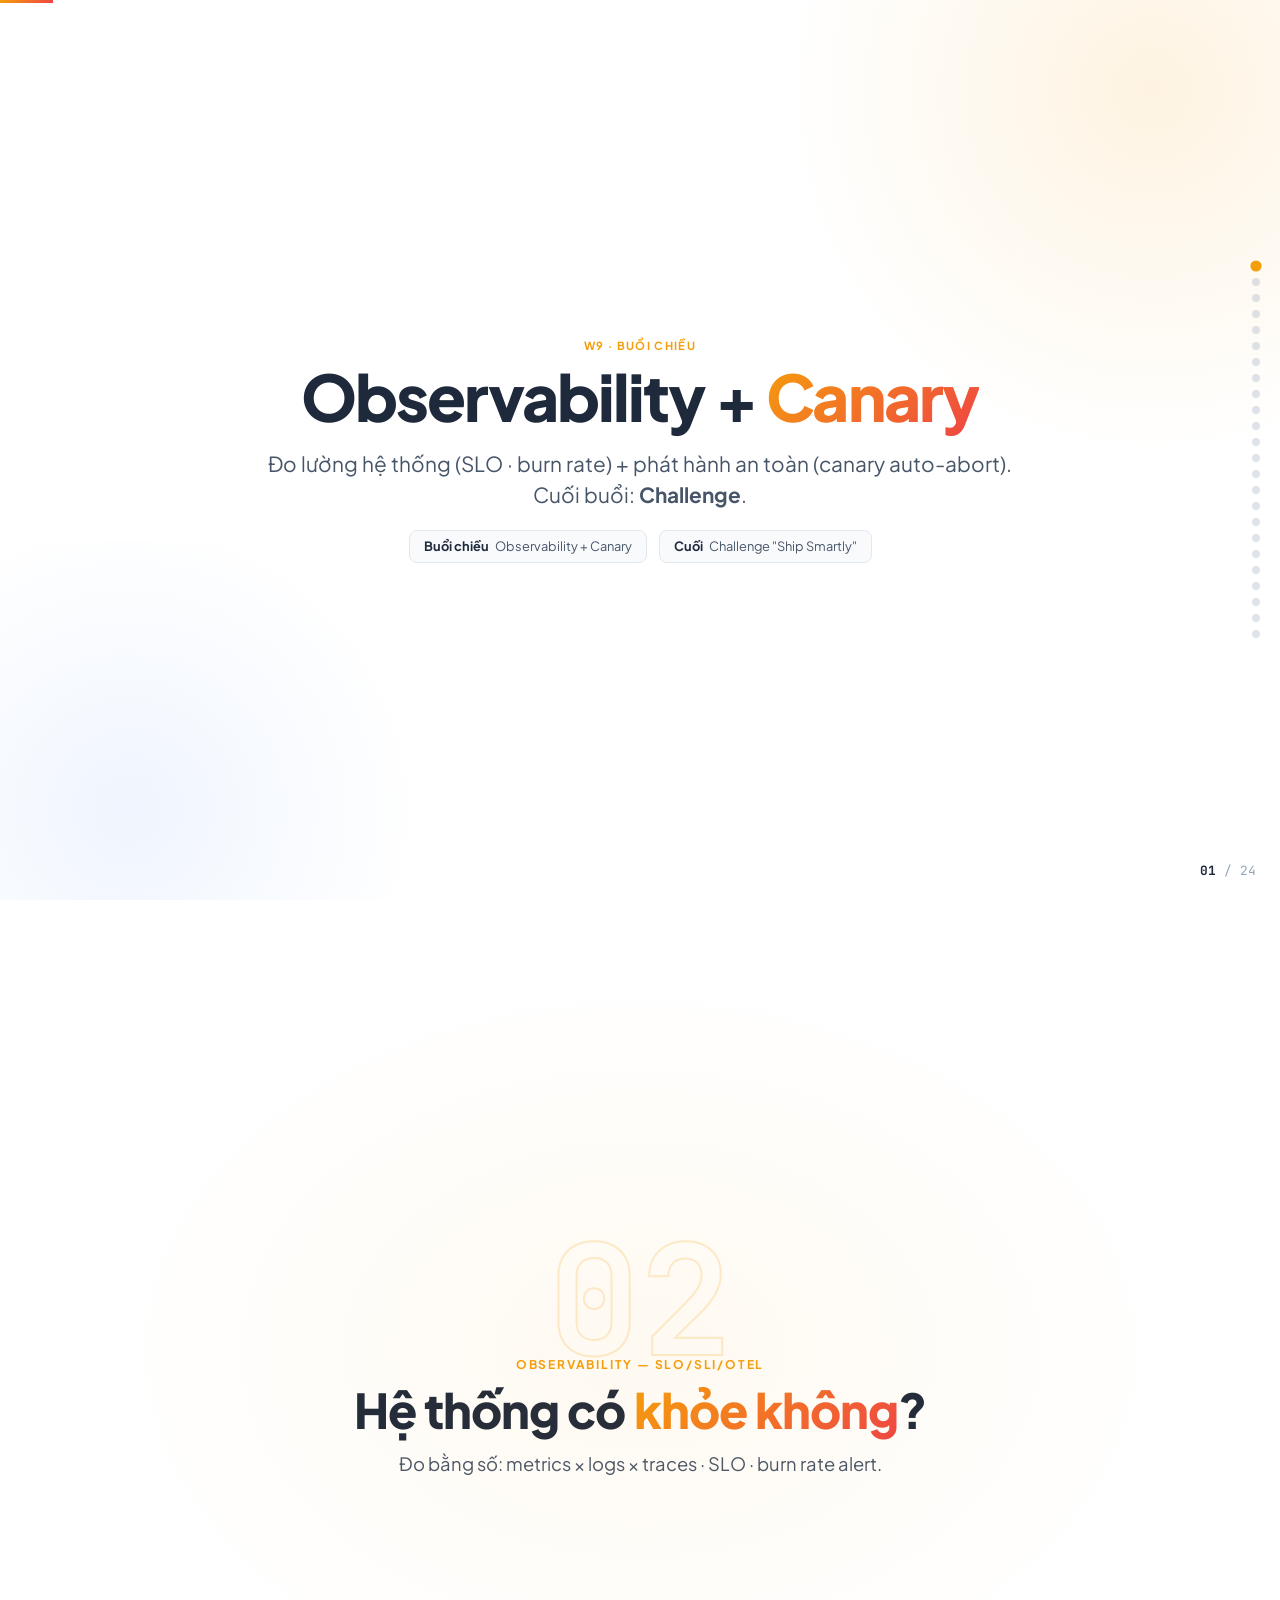
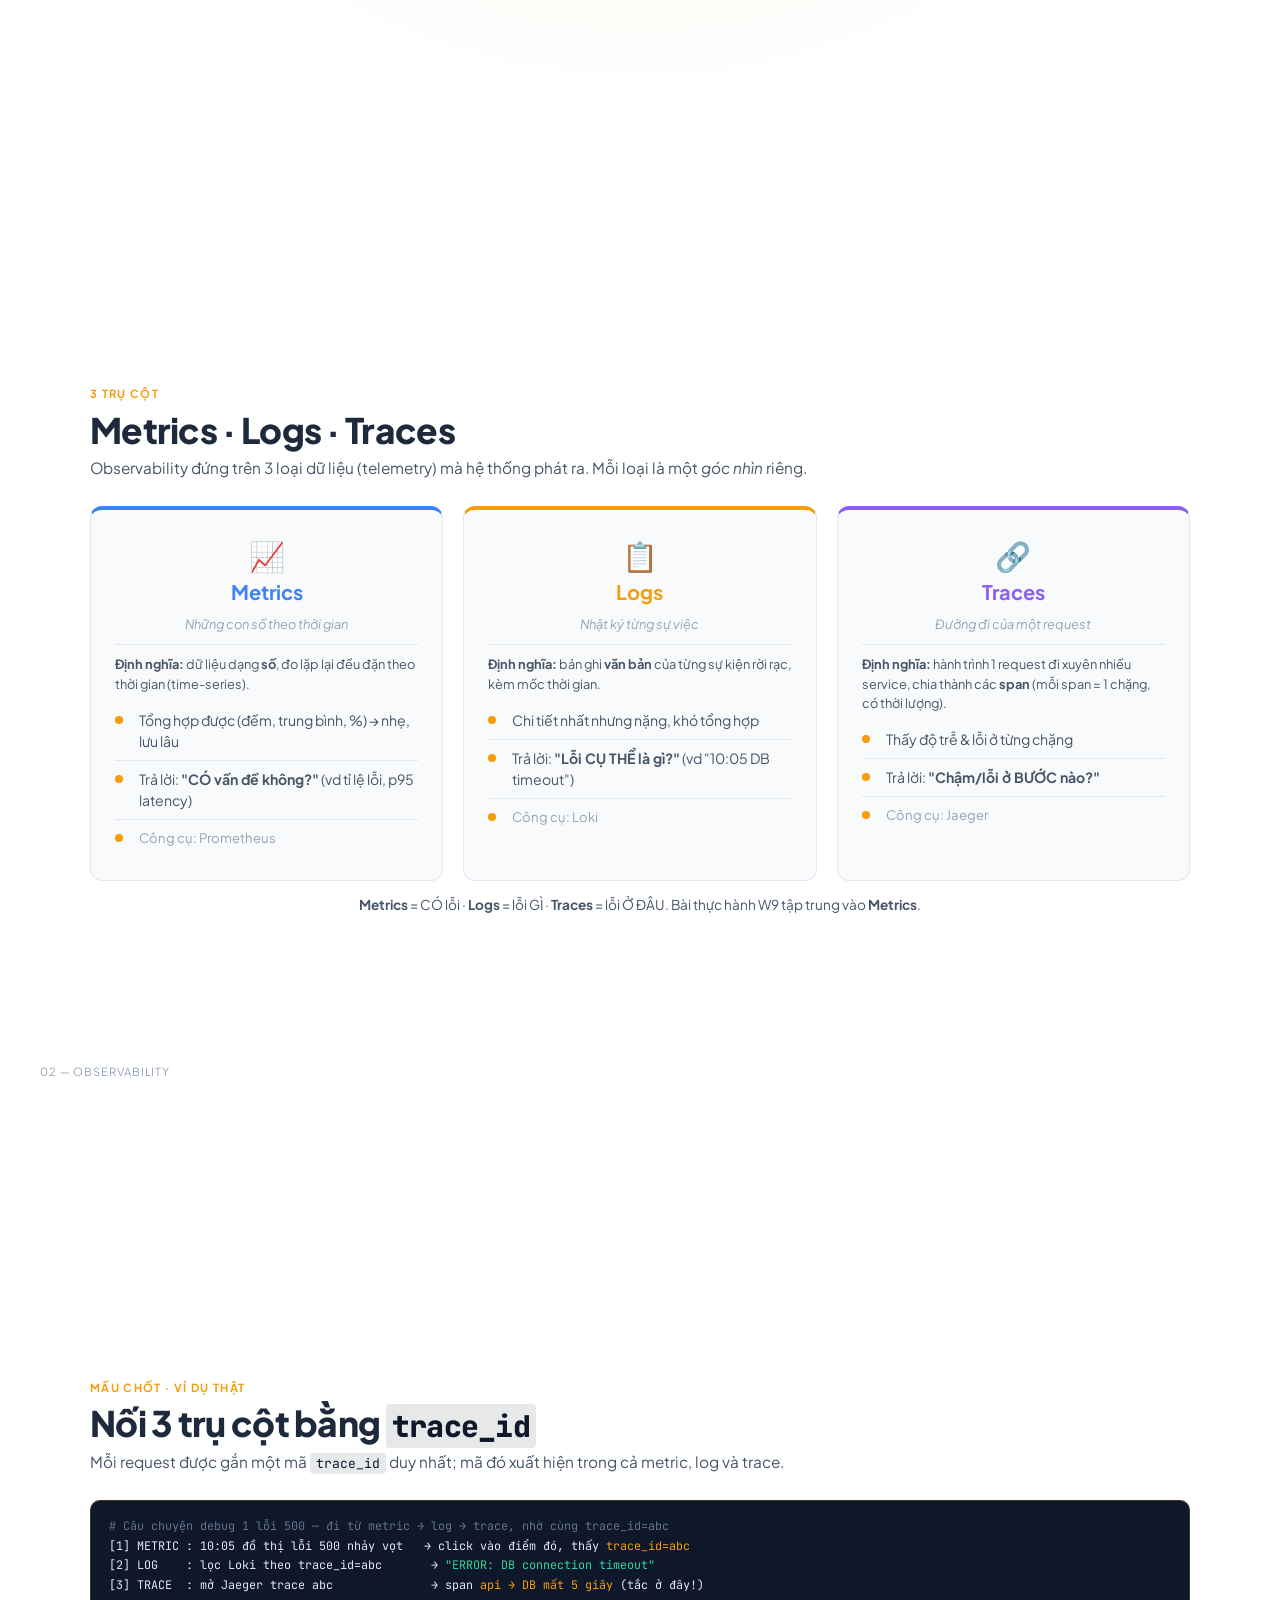
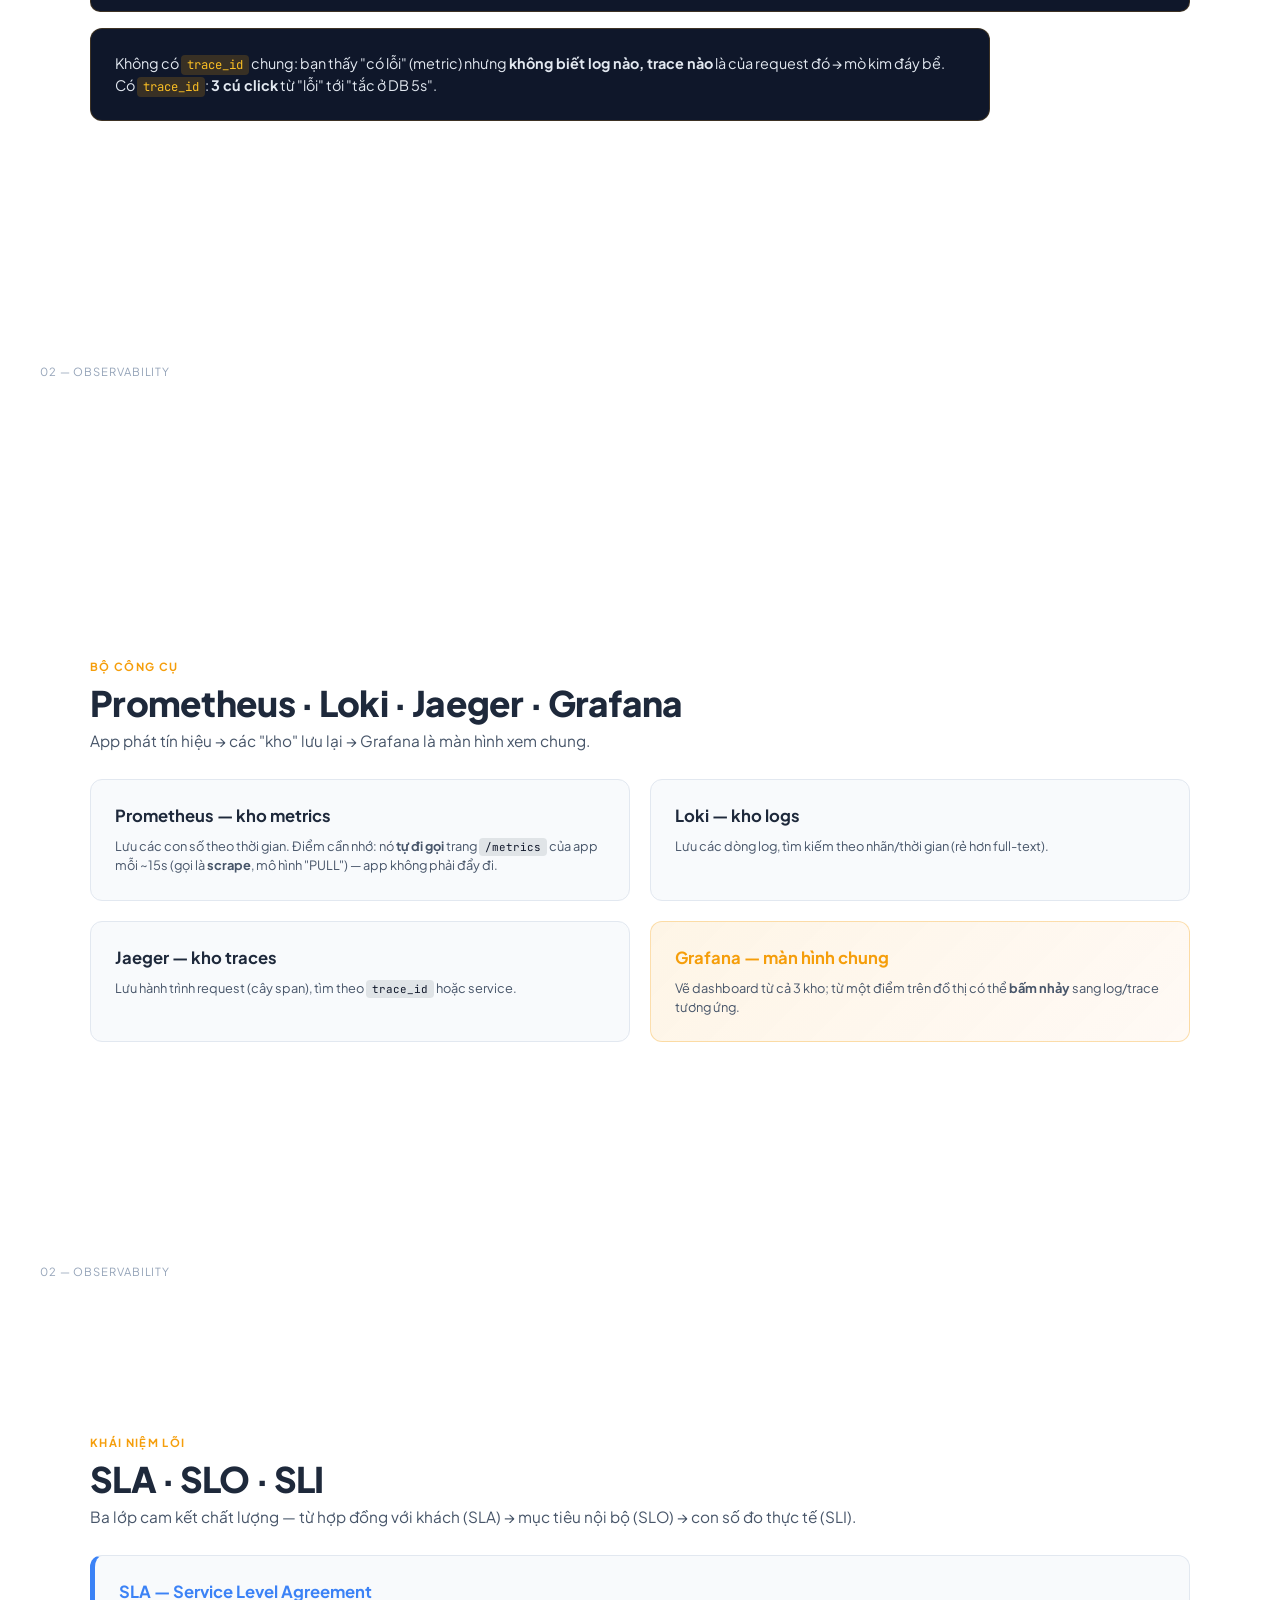
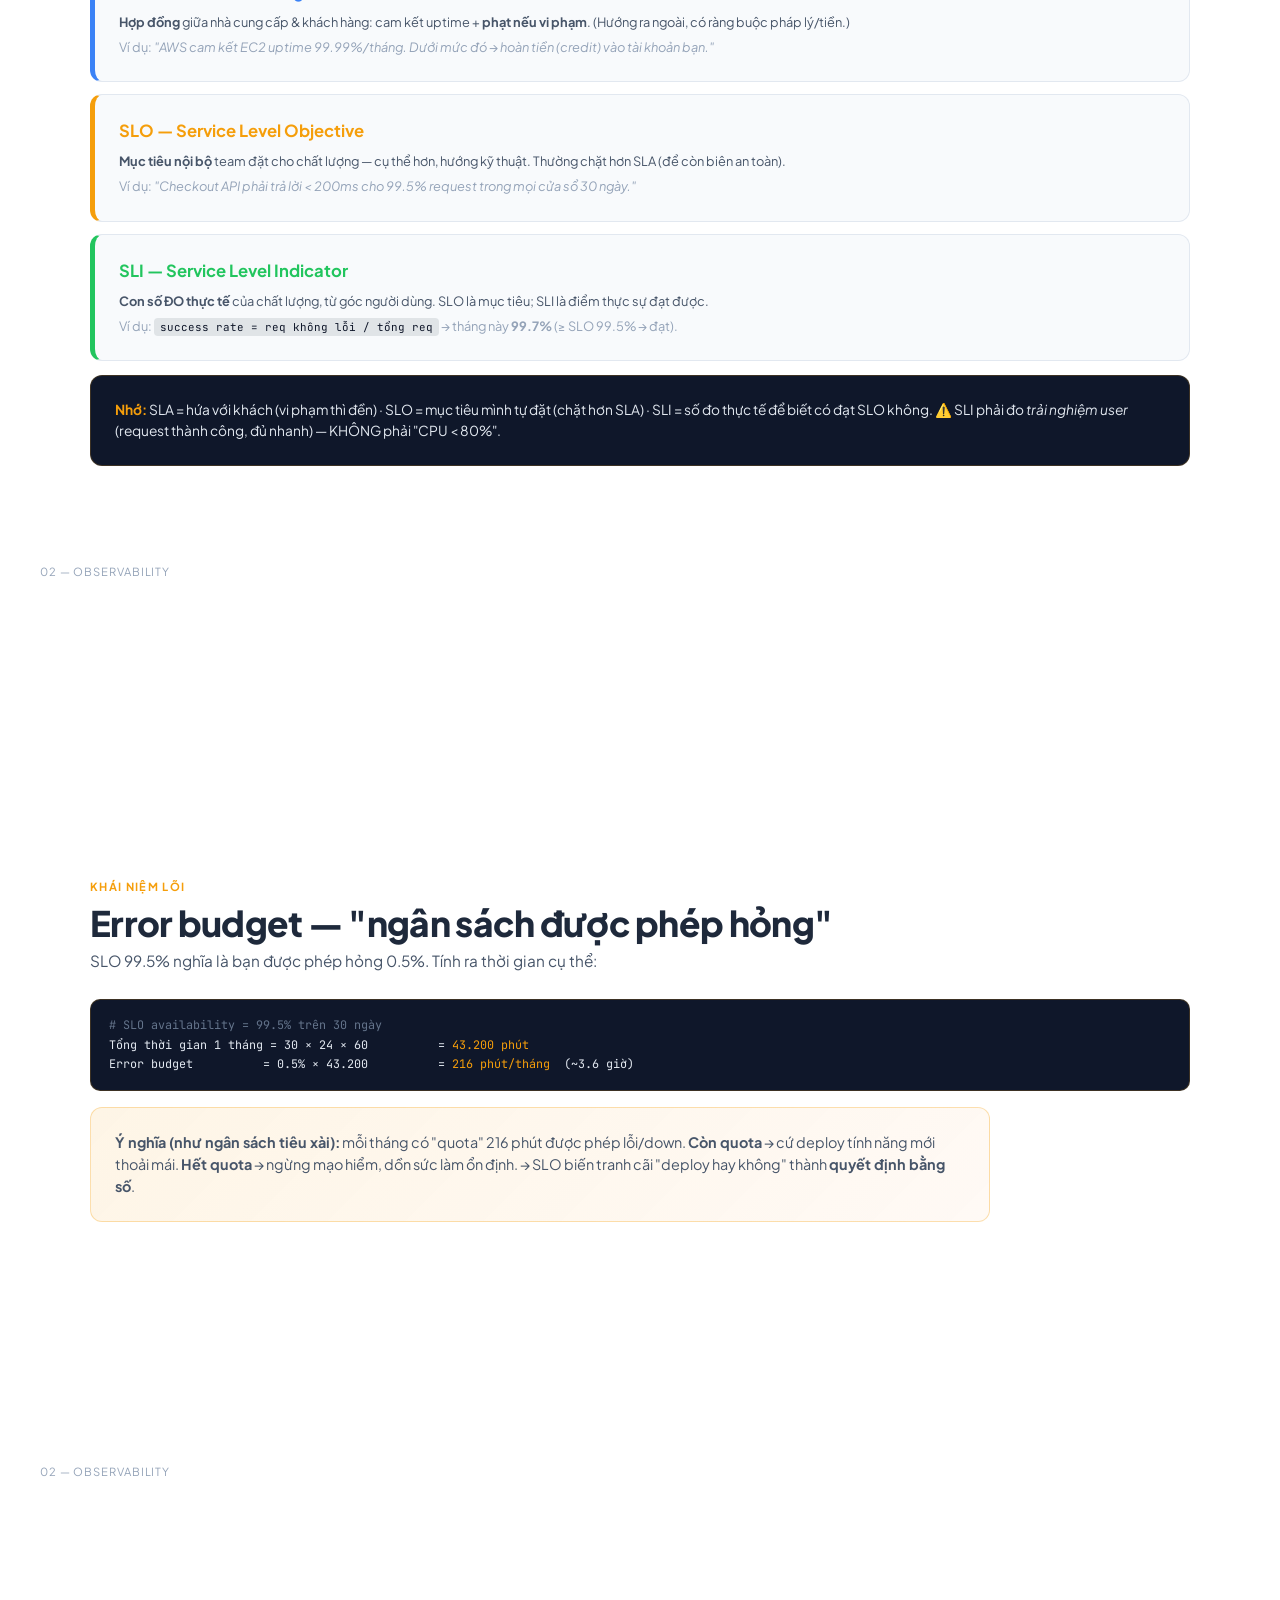
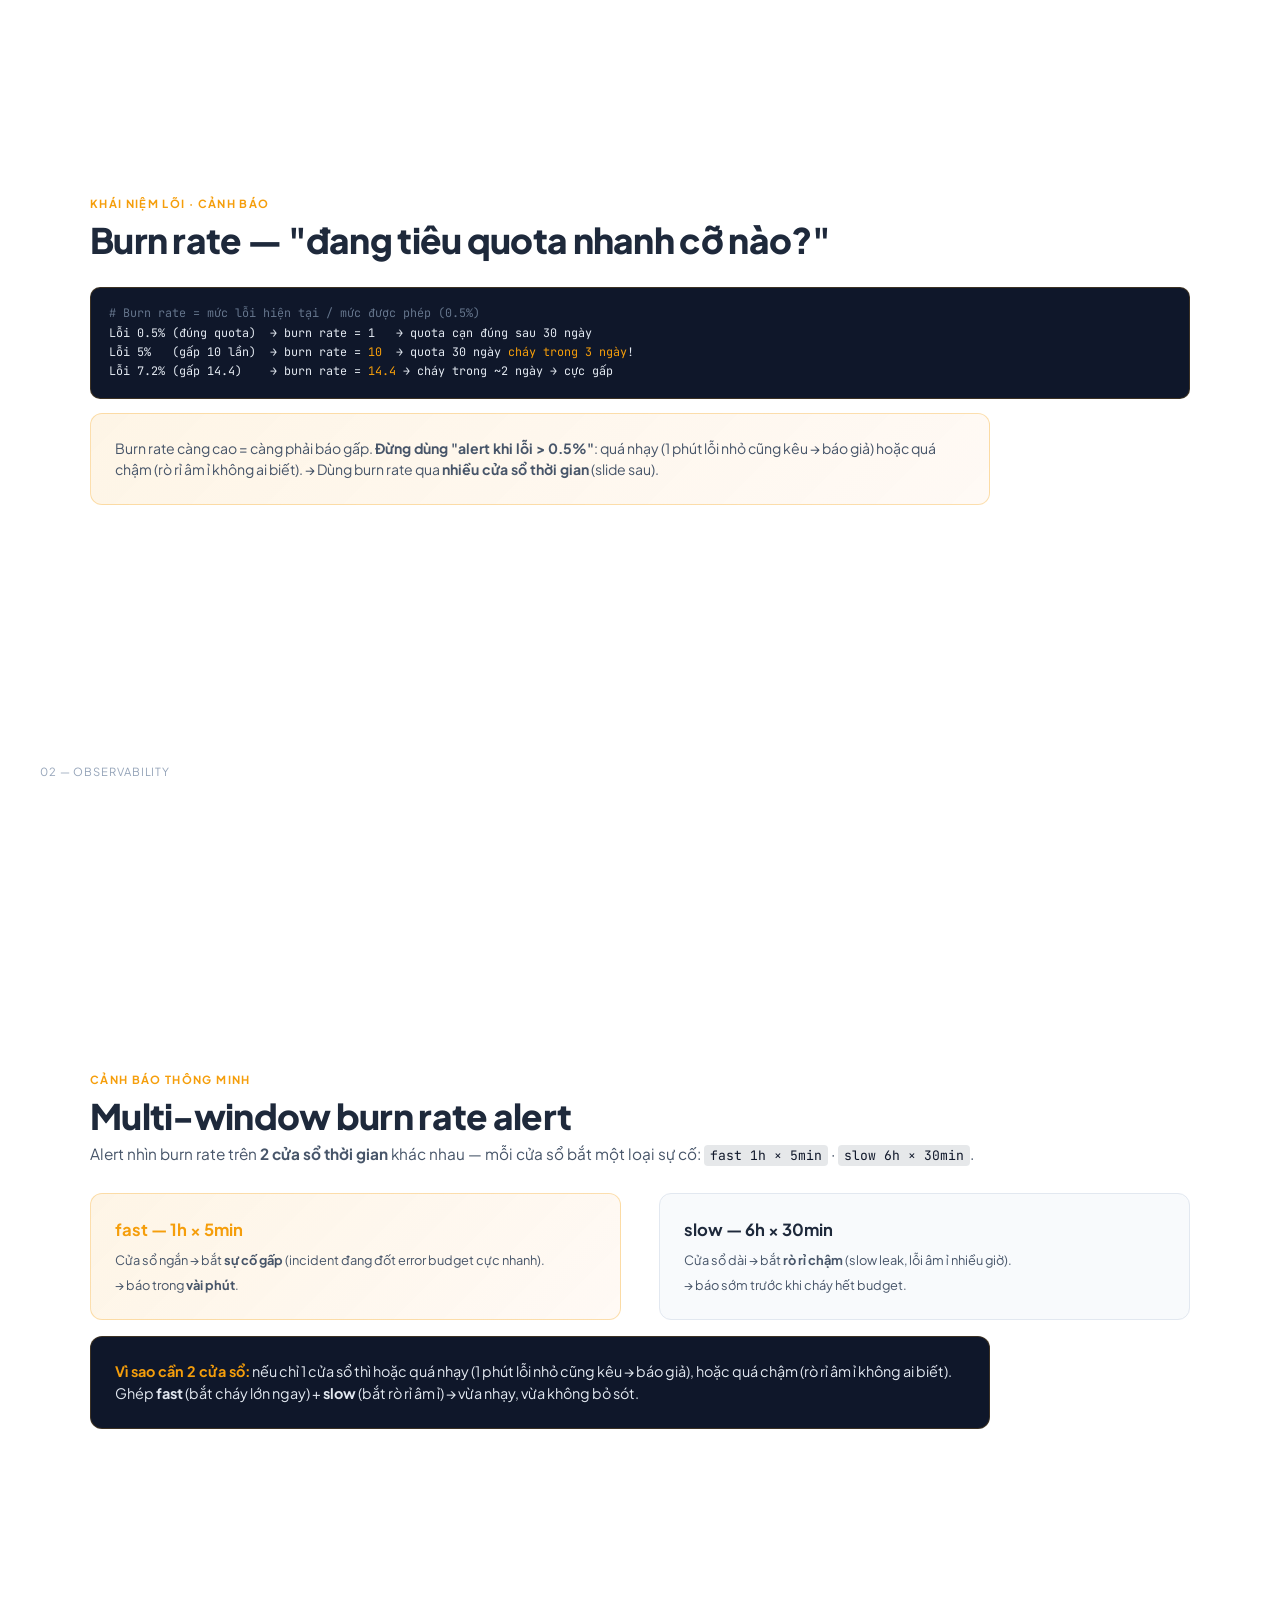
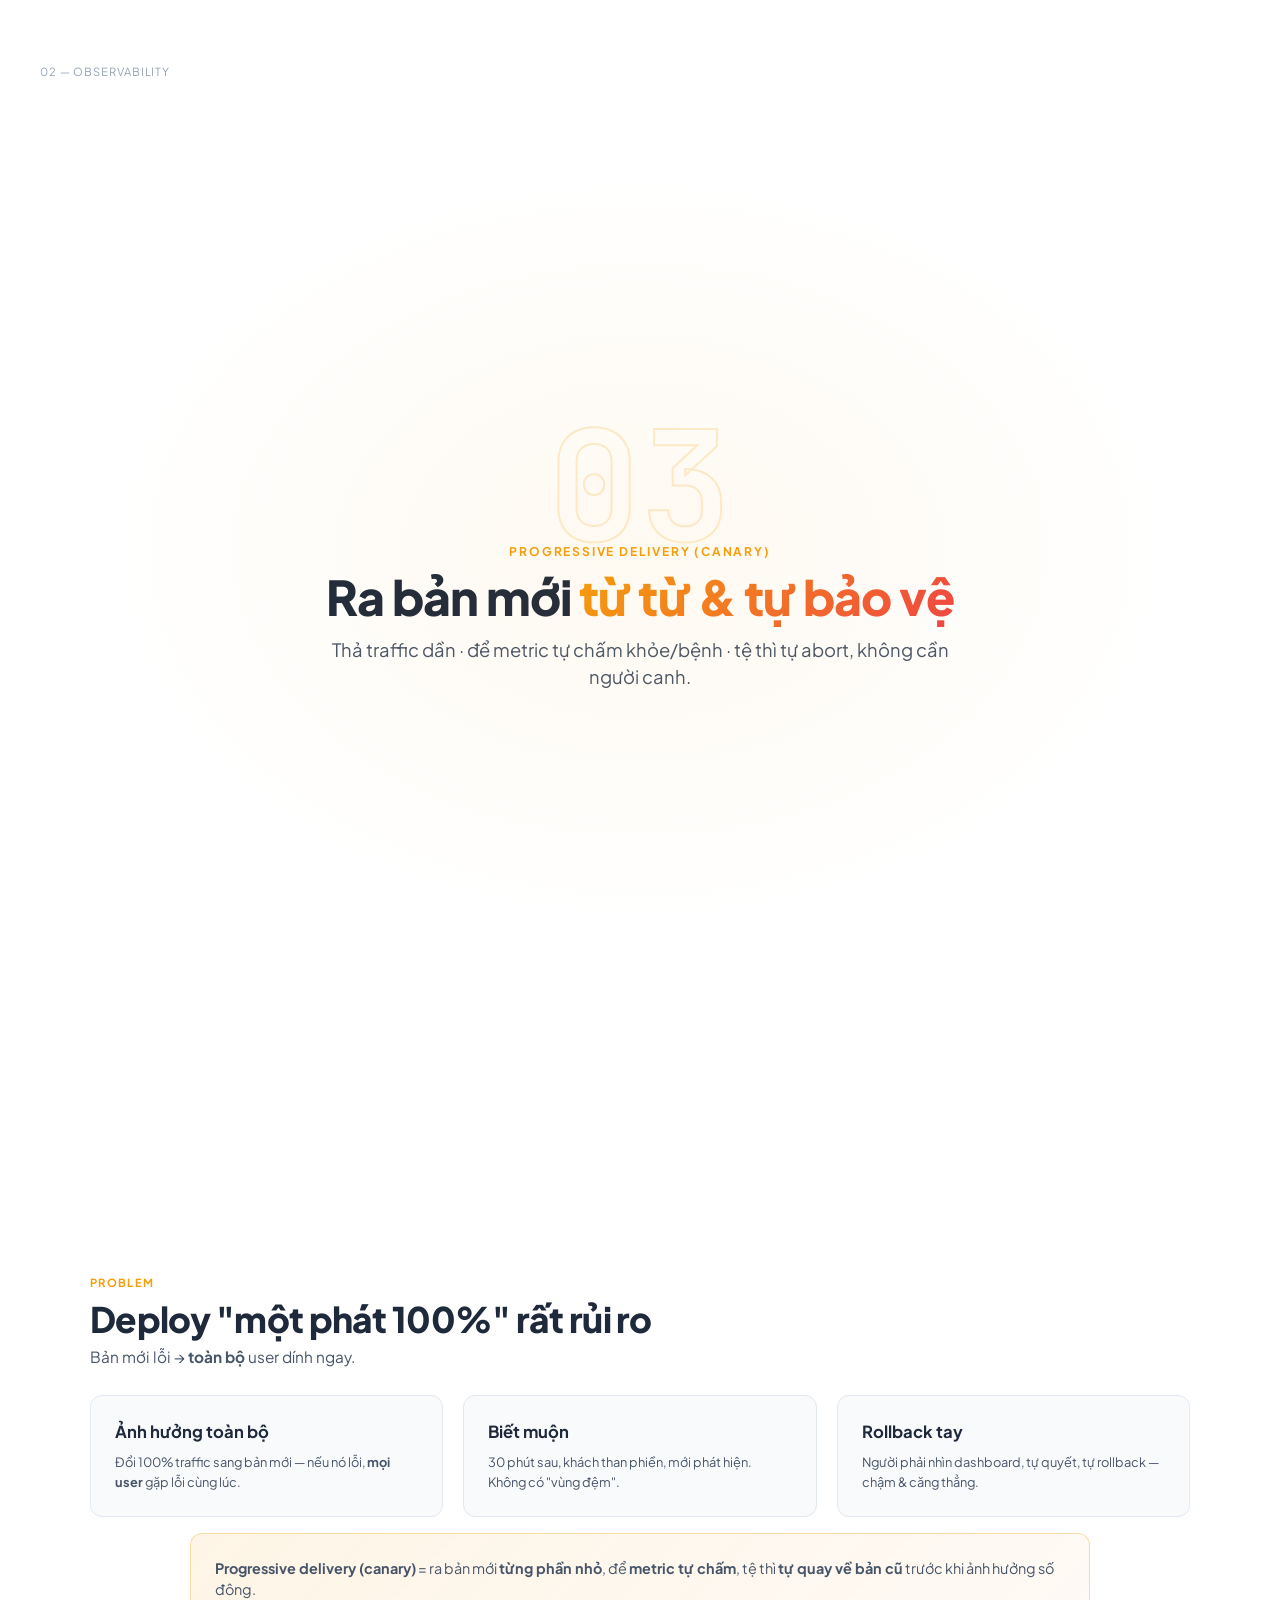
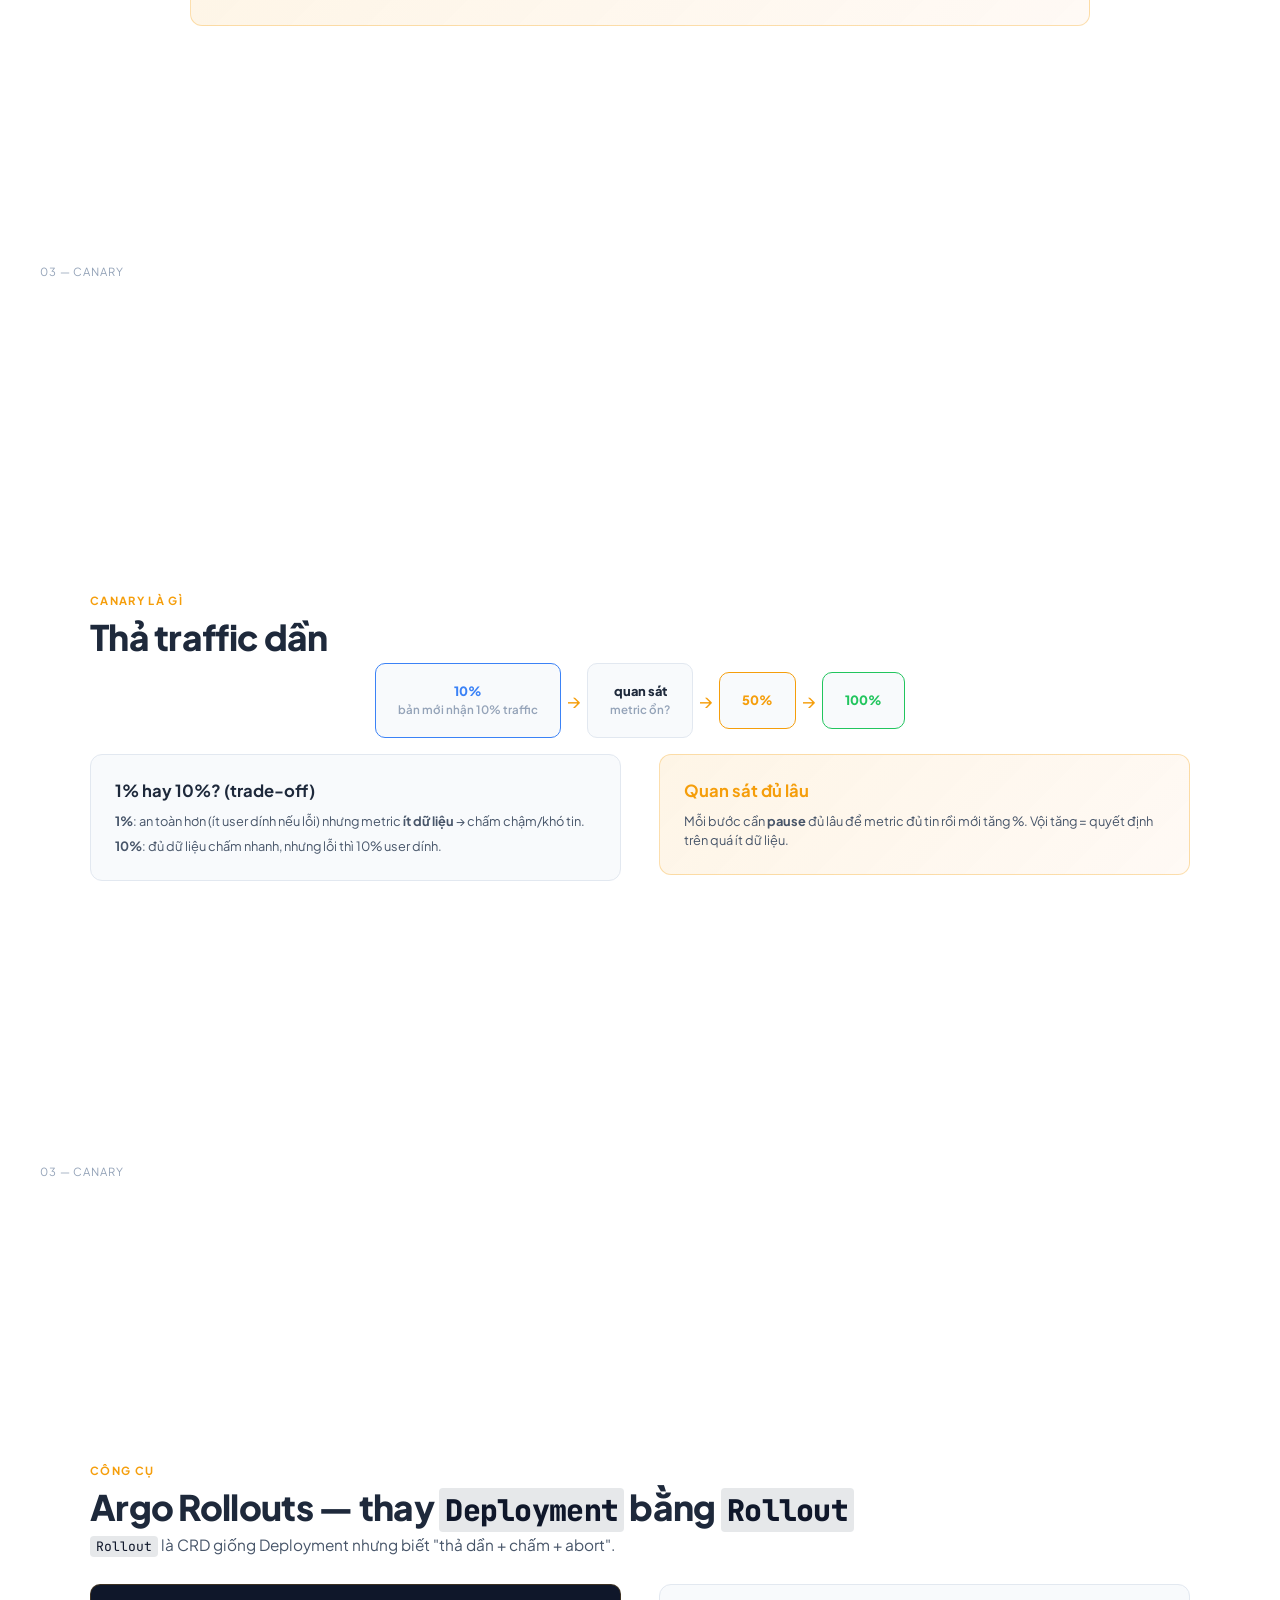
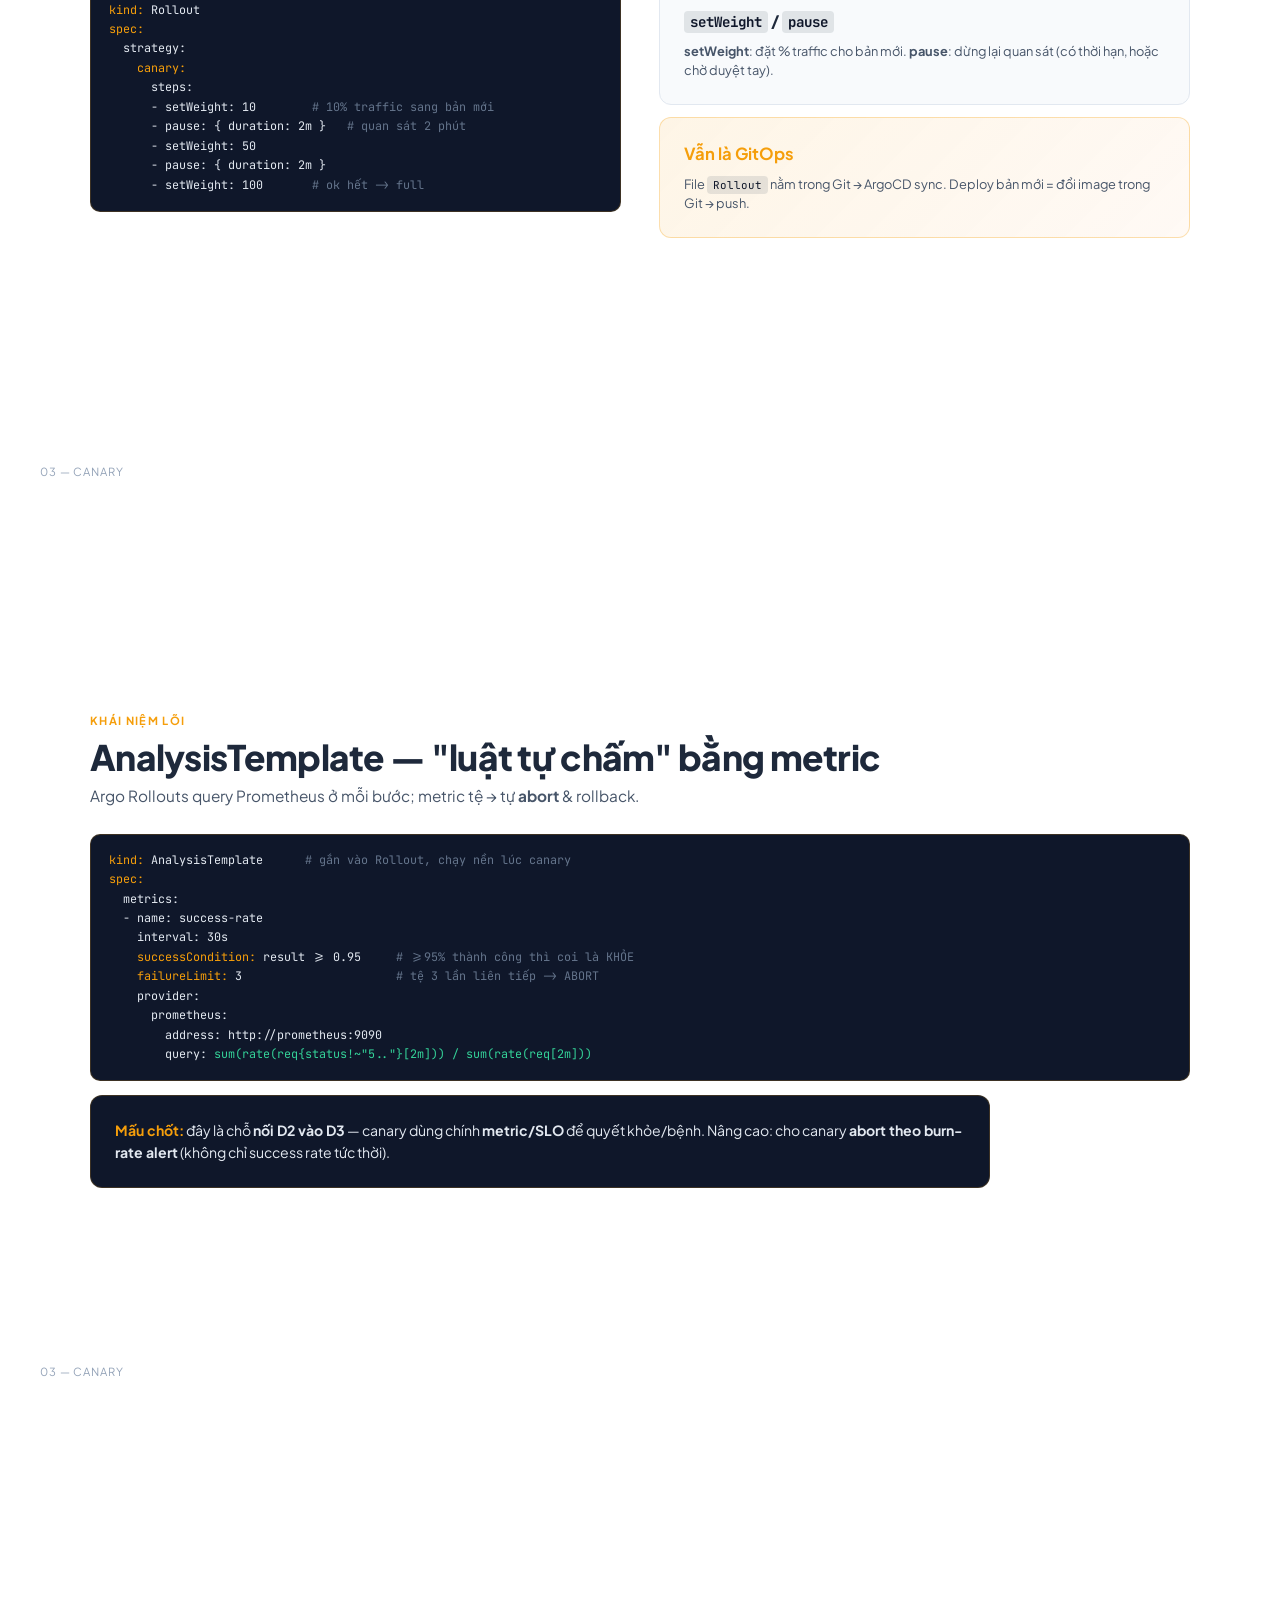
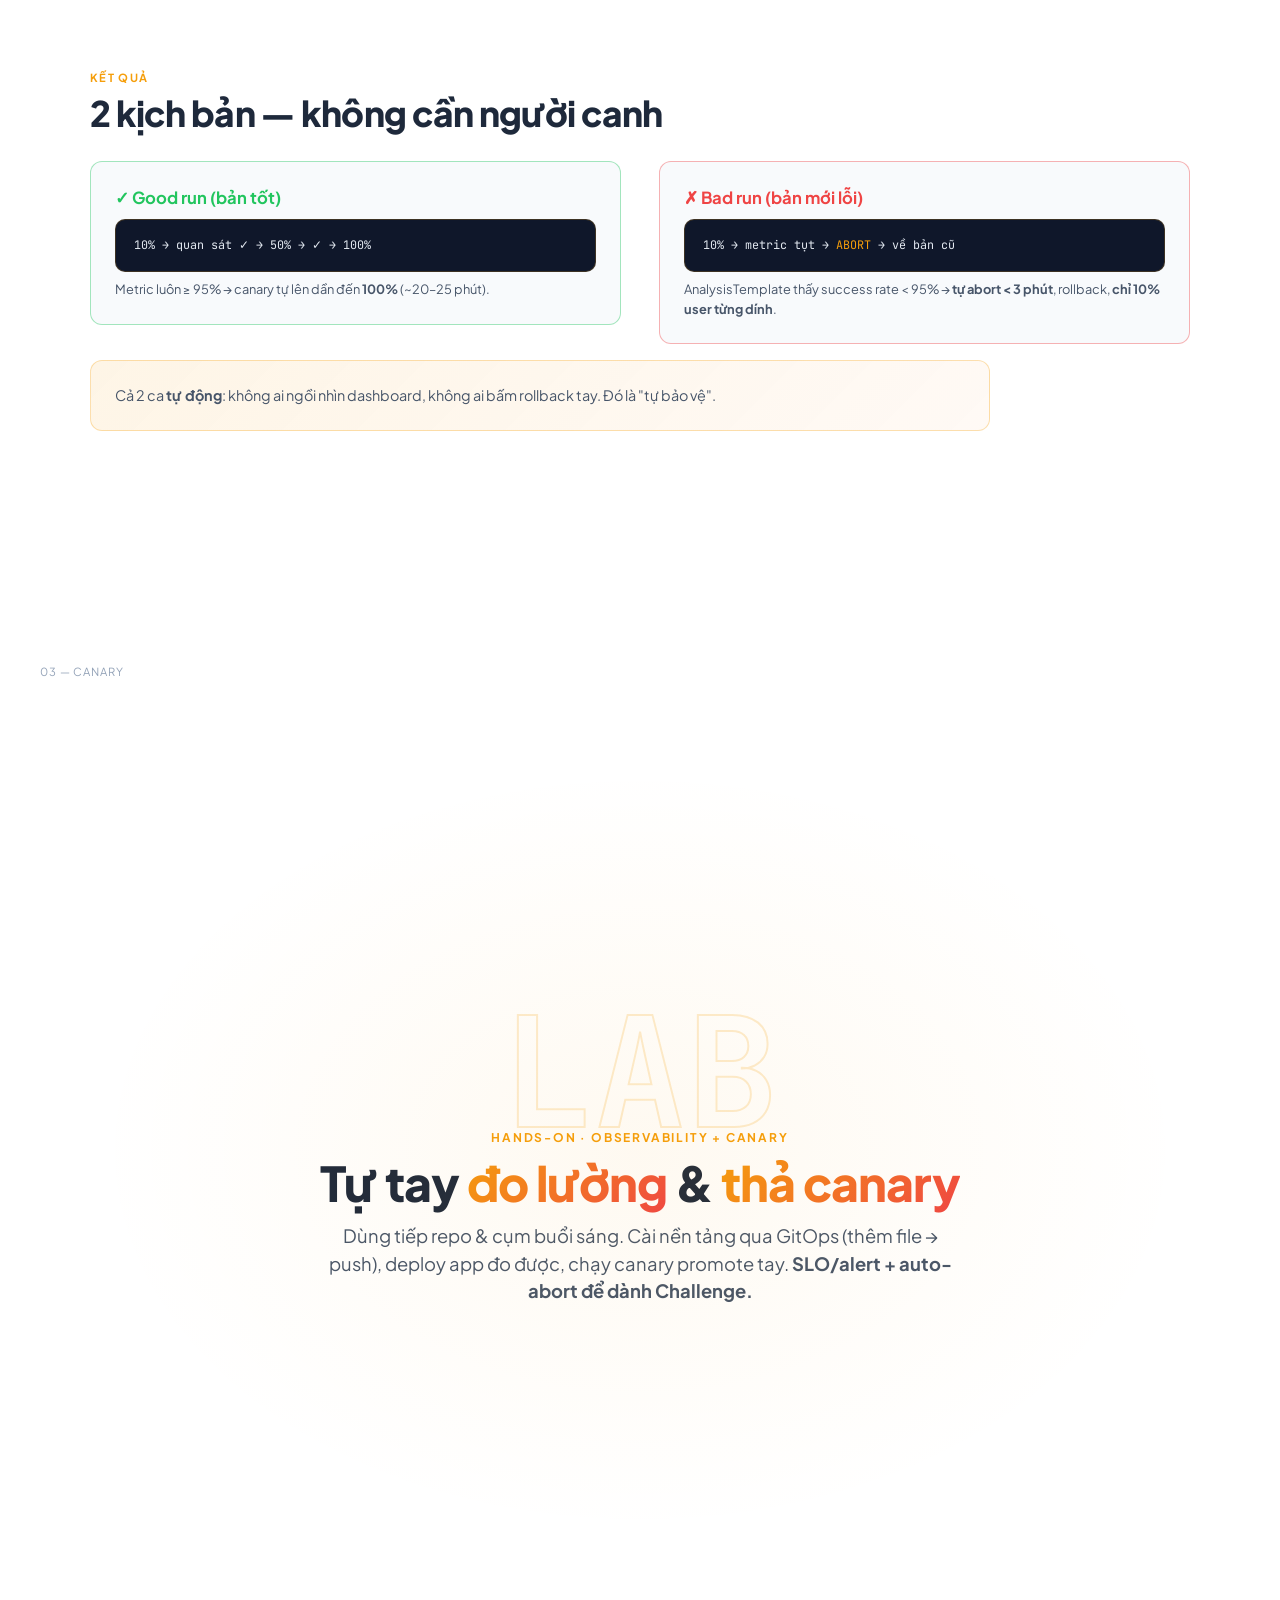
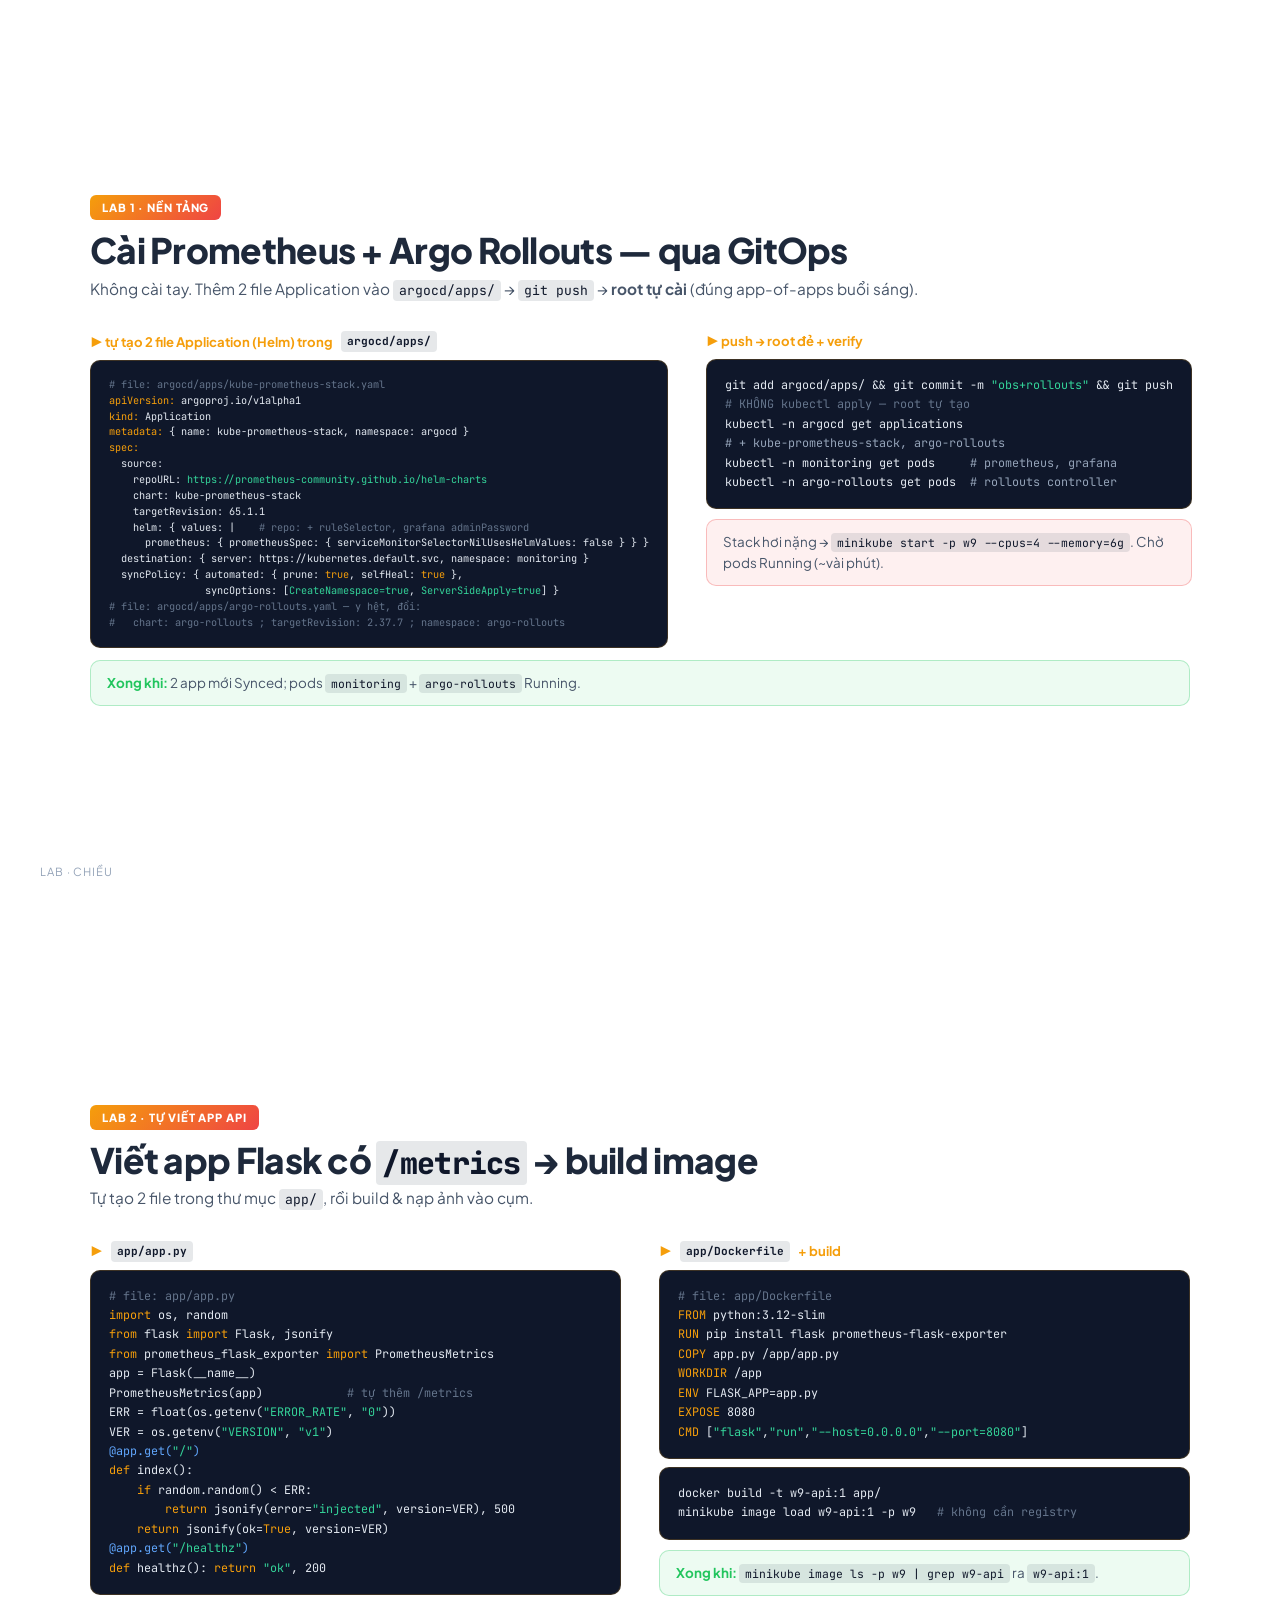
<file: cloud/w9/W9-chieu-obs-canary.html>
<!DOCTYPE html>
<html lang="vi">
<head>
<meta charset="UTF-8" />
<meta name="viewport" content="width=device-width, initial-scale=1.0" />
<title>W9 — Deliver Smartly (Kiến thức + Ví dụ)</title>
<link href="https://fonts.googleapis.com/css2?family=Plus+Jakarta+Sans:wght@400;500;600;700;800&family=JetBrains+Mono:wght@400;500;700&display=swap" rel="stylesheet">
<style>
:root {
  --brand-primary: #0f172a;
  --brand-accent: #f59e0b;
  --brand-accent-2: #fb923c;
  --brand-secondary: #3b82f6;
  --brand-danger: #ef4444;
  --brand-success: #22c55e;
  --text-primary: #1e293b;
  --text-secondary: #475569;
  --text-muted: #94a3b8;
  --border: #e2e8f0;
  --surface-dark: #ffffff;
  --surface-card: #f8fafc;
  --gradient-warm: linear-gradient(135deg, #f59e0b, #ef4444);
  --ease-out: cubic-bezier(0.16, 1, 0.3, 1);
}
*, *::before, *::after { box-sizing: border-box; margin: 0; padding: 0; }
html { scroll-snap-type: y mandatory; scroll-behavior: smooth; overflow-x: hidden; }
body { font-family: 'Plus Jakarta Sans', sans-serif; background: var(--surface-dark); color: var(--text-primary); line-height: 1.5; -webkit-font-smoothing: antialiased; }
.slide {
  min-height: 100vh; width: 100%; scroll-snap-align: start; scroll-snap-stop: always;
  display: flex; flex-direction: column; justify-content: center; align-items: center;
  padding: clamp(32px, 5vh, 80px) clamp(24px, 5vw, 120px); position: relative; overflow: hidden;
}
.slide-title { background: var(--surface-dark); text-align: center; }
.slide-title::before { content: ''; position: absolute; top: -30%; right: -20%; width: 60%; height: 80%; background: radial-gradient(circle, rgba(245,158,11,0.12) 0%, transparent 70%); pointer-events: none; }
.slide-title::after { content: ''; position: absolute; bottom: -20%; left: -15%; width: 50%; height: 60%; background: radial-gradient(circle, rgba(59,130,246,0.08) 0%, transparent 70%); pointer-events: none; }
.slide-title h1 { font-size: clamp(2.2rem, 5vw, 4rem); font-weight: 800; line-height: 1.1; letter-spacing: -0.03em; margin-bottom: 16px; }
.slide-title .lead { font-size: clamp(1rem, 2vw, 1.3rem); color: var(--text-secondary); max-width: 760px; }
.gradient-text { background: var(--gradient-warm); -webkit-background-clip: text; -webkit-text-fill-color: transparent; background-clip: text; }
.slide-divider { background: var(--surface-dark); text-align: center; }
.slide-divider::before { content: ''; position: absolute; inset: 0; background: radial-gradient(ellipse at center, rgba(245,158,11,0.06) 0%, transparent 60%); pointer-events: none; }
.section-number { font-family: 'JetBrains Mono', monospace; font-size: clamp(5rem, 12vw, 10rem); font-weight: 700; -webkit-text-stroke: 2px rgba(245,158,11,0.2); color: transparent; line-height: 1; margin-bottom: -20px; }
.section-label { font-size: 0.75rem; font-weight: 700; text-transform: uppercase; letter-spacing: 0.15em; color: var(--brand-accent); margin-bottom: 8px; }
.slide-divider h2 { font-size: clamp(1.8rem, 4vw, 3rem); font-weight: 800; line-height: 1.15; letter-spacing: -0.02em; }
.slide-divider .lead { font-size: clamp(0.95rem, 1.5vw, 1.15rem); color: var(--text-secondary); margin-top: 12px; max-width: 640px; }
.slide-content { width: 100%; max-width: 1100px; }
.slide-header { margin-bottom: clamp(20px, 3vh, 40px); }
.slide-header h2 { font-size: clamp(1.5rem, 3vw, 2.2rem); font-weight: 800; line-height: 1.15; letter-spacing: -0.02em; }
.slide-header .lead { font-size: clamp(0.85rem, 1.2vw, 1rem); color: var(--text-secondary); margin-top: 6px; }
.slide-footer { position: absolute; bottom: 20px; left: 40px; right: 40px; display: flex; justify-content: space-between; font-size: 0.7rem; color: var(--text-muted); text-transform: uppercase; letter-spacing: 0.08em; }
.eyebrow { font-size: 0.7rem; font-weight: 700; text-transform: uppercase; letter-spacing: 0.12em; color: var(--brand-accent); margin-bottom: 8px; }
.badge { display: inline-block; padding: 3px 10px; border-radius: 4px; font-size: 0.7rem; font-weight: 700; letter-spacing: 0.04em; }
.badge-accent { background: rgba(245,158,11,0.15); color: var(--brand-accent); }
.badge-blue { background: rgba(59,130,246,0.15); color: var(--brand-secondary); }
.badge-danger { background: rgba(239,68,68,0.15); color: var(--brand-danger); }
.badge-success { background: rgba(34,197,94,0.15); color: var(--brand-success); }
.grid { display: grid; gap: clamp(12px, 2vw, 20px); }
.grid-2 { grid-template-columns: repeat(2, 1fr); }
.grid-3 { grid-template-columns: repeat(3, 1fr); }
.grid-4 { grid-template-columns: repeat(4, 1fr); }
.card { background: var(--surface-card); border: 1px solid var(--border); border-radius: 12px; padding: clamp(16px, 2vw, 24px); transition: transform 0.3s var(--ease-out); }
.card:hover { transform: translateY(-2px); }
.card h3 { font-size: clamp(0.9rem, 1.3vw, 1.1rem); font-weight: 700; margin-bottom: 8px; }
.card p, .card li { font-size: clamp(0.8rem, 1vw, 0.9rem); color: var(--text-secondary); line-height: 1.5; }
.card-dark { background: var(--brand-primary); border-color: rgba(245,158,11,0.2); color:#e2e8f0; }
.card-dark h3 { color:#fff; }
.card-accent { background: linear-gradient(135deg, rgba(245,158,11,0.1), rgba(251,146,60,0.05)); border-color: rgba(245,158,11,0.3); }
.card-accent h3 { color: var(--brand-accent); }
.card-number { font-family: 'JetBrains Mono', monospace; font-size: clamp(2rem, 4vw, 3.5rem); font-weight: 700; color: var(--brand-accent); line-height: 1; }
.card-label { font-size: 0.75rem; color: var(--text-muted); text-transform: uppercase; letter-spacing: 0.08em; margin-top: 4px; }
.flow { display: flex; align-items: center; gap: 0; flex-wrap: wrap; justify-content: center; }
.flow-step { background: var(--surface-card); border: 1px solid var(--border); border-radius: 10px; padding: clamp(10px, 1.5vw, 18px) clamp(14px, 2vw, 22px); text-align: center; font-size: clamp(0.75rem, 1vw, 0.88rem); font-weight: 600; }
.flow-arrow { color: var(--brand-accent); font-size: 1.2rem; padding: 0 6px; flex-shrink: 0; }
.stat-grid { display: grid; grid-template-columns: repeat(auto-fit, minmax(140px, 1fr)); gap: 16px; }
.stat { text-align: center; padding: 16px; }
.bullets { list-style: none; padding: 0; }
.bullets li { padding: 8px 0 8px 24px; position: relative; font-size: clamp(0.85rem, 1.1vw, 0.95rem); color: var(--text-secondary); border-bottom: 1px solid var(--border); }
.bullets li:last-child { border-bottom: none; }
.bullets li::before { content: ''; position: absolute; left: 0; top: 14px; width: 8px; height: 8px; border-radius: 50%; background: var(--brand-accent); }
.two-col { display: grid; grid-template-columns: 1fr 1fr; gap: clamp(20px, 3vw, 40px); align-items: start; }
table { width: 100%; border-collapse: collapse; font-size: clamp(0.78rem, 1vw, 0.88rem); }
th { text-align: left; padding: 10px 14px; background: rgba(30,41,59,0.8); color: var(--brand-accent); font-weight: 700; font-size: 0.75rem; text-transform: uppercase; letter-spacing: 0.06em; border-bottom: 2px solid rgba(245,158,11,0.3); }
td { padding: 10px 14px; border-bottom: 1px solid var(--border); color: var(--text-secondary); }
tr:hover td { background: rgba(51,65,85,0.06); }
code { font-family: 'JetBrains Mono', monospace; font-size: 0.85em; background: rgba(51,65,85,0.12); padding: 2px 6px; border-radius: 4px; color:#0f172a; }
.card-dark code { color:#fbbf24; background:rgba(245,158,11,0.18); }
.code-block { background:#0f172a; border:1px solid rgba(245,158,11,0.2); border-radius:10px; padding:16px 18px; font-family:'JetBrains Mono',monospace; font-size:clamp(0.7rem,0.92vw,0.84rem); color:#e2e8f0; line-height:1.65; overflow-x:auto; white-space:pre; }
.code-block .cmt { color:#64748b; } .code-block .kw { color:#f59e0b; } .code-block .str { color:#34d399; } .code-block .fn { color:#60a5fa; } .code-block .out { color:#94a3b8; }
.lab-tag { display:inline-block; background:var(--gradient-warm); color:#fff; font-weight:800; font-size:0.7rem; letter-spacing:0.08em; text-transform:uppercase; padding:4px 12px; border-radius:6px; margin-bottom:10px; }
.do-now { display:flex; align-items:center; gap:8px; font-weight:700; color:var(--brand-accent); font-size:0.82rem; margin:4px 0 8px; }
.checkpoint { background:rgba(34,197,94,0.08); border:1px solid rgba(34,197,94,0.3); border-radius:10px; padding:12px 16px; font-size:0.84rem; color:var(--text-secondary); }
.checkpoint strong { color:var(--brand-success); }
.warn { background:rgba(239,68,68,0.08); border:1px solid rgba(239,68,68,0.3); border-radius:10px; padding:12px 16px; font-size:0.84rem; color:var(--text-secondary); }
.warn strong { color:var(--brand-danger); }
.meta-chips { display: flex; gap: 12px; margin-top: 20px; justify-content: center; flex-wrap: wrap; }
.chip { display: flex; align-items: center; gap: 6px; padding: 6px 14px; background: var(--surface-card); border: 1px solid var(--border); border-radius: 8px; font-size: 0.8rem; color: var(--text-secondary); }
.chip strong { color: var(--text-primary); }
.reveal { opacity: 1; }
.stagger > * { opacity: 1; }
.progress-bar { position: fixed; top: 0; left: 0; height: 3px; background: var(--gradient-warm); z-index: 1000; width: 0%; transition: width 0.3s; }
.nav-dots { position: fixed; right: 20px; top: 50%; transform: translateY(-50%); z-index: 1000; display: flex; flex-direction: column; gap: 8px; }
.nav-dot { width: 8px; height: 8px; border-radius: 50%; background: rgba(148,163,184,0.3); cursor: pointer; transition: all 0.3s; border: none; padding: 0; }
.nav-dot.active { background: var(--brand-accent); transform: scale(1.4); }
.slide-counter { position: fixed; bottom: 20px; right: 24px; font-family: 'JetBrains Mono', monospace; font-size: 0.8rem; color: var(--text-muted); z-index: 1000; }
.slide-counter strong { color: var(--text-primary); }
.slide-closing { text-align: center; }
.slide-closing h2 { font-size: clamp(2rem, 4vw, 3.2rem); font-weight: 800; line-height: 1.1; margin-bottom: 16px; }
.refs { margin-top:16px; padding:10px 14px; background:#1e293b; border-radius:8px; font-size:0.72rem; color:#94a3b8; line-height:1.6; }
.refs a { color:#60a5fa; text-decoration:none; } .refs a:hover { text-decoration:underline; }
@media (max-width: 767px) { .grid-2,.grid-3,.grid-4{grid-template-columns:1fr;} .two-col{grid-template-columns:1fr;} .flow{flex-direction:column;} .flow-arrow{transform:rotate(90deg);} .nav-dots{display:none;} }
@media (max-height: 700px) { .slide { padding: 24px 20px; } }
@media (prefers-reduced-motion: reduce) { .reveal,.stagger>*{opacity:1;transform:none;transition:none;} html{scroll-behavior:auto;} }
</style>
</head>
<body>
<div class="progress-bar" id="progress"></div>
<nav class="nav-dots" id="navDots"></nav>
<div class="slide-counter" id="counter"><strong>01</strong> / 24</div>

<!-- Title -->
<section class="slide slide-title">
  <div class="eyebrow">W9 · Buổi chiều</div>
  <h1>Observability + <span class="gradient-text">Canary</span></h1>
  <p class="lead">Đo lường hệ thống (SLO · burn rate) + phát hành an toàn (canary auto-abort). Cuối buổi: <strong>Challenge</strong>.</p>
  <div class="meta-chips">
    <div class="chip"><strong>Buổi chiều</strong> Observability + Canary</div>
    <div class="chip"><strong>Cuối</strong> Challenge "Ship Smartly"</div>
  </div>
</section>
<!-- ===== Section 02: Observability ===== -->
<section class="slide slide-divider">
  <div class="section-number">02</div>
  <div class="section-label">Observability — SLO/SLI/OTel</div>
  <h2>Hệ thống có <span class="gradient-text">khỏe không</span>?</h2>
  <p class="lead">Đo bằng số: metrics × logs × traces · SLO · burn rate alert.</p>
</section>

<!-- 3 tru cot -->
<section class="slide">
  <div class="slide-content">
    <div class="slide-header"><div class="eyebrow">3 trụ cột</div><h2>Metrics · Logs · Traces</h2><p class="lead">Observability đứng trên 3 loại dữ liệu (telemetry) mà hệ thống phát ra. Mỗi loại là một <em>góc nhìn</em> riêng.</p></div>
    <div class="grid grid-3 reveal stagger">
      <div class="card" style="border-top:4px solid var(--brand-secondary);">
        <div style="text-align:center;font-size:1.8rem;">📈</div>
        <h3 style="color:var(--brand-secondary);text-align:center;font-size:1.25rem;">Metrics</h3>
        <p style="font-style:italic;color:var(--text-muted);text-align:center;margin-bottom:10px;">Những con số theo thời gian</p>
        <hr style="border:none;border-top:1px solid var(--border);margin-bottom:10px;">
        <p style="margin-bottom:8px;"><strong>Định nghĩa:</strong> dữ liệu dạng <strong>số</strong>, đo lặp lại đều đặn theo thời gian (time-series).</p>
        <ul class="bullets">
          <li>Tổng hợp được (đếm, trung bình, %) → nhẹ, lưu lâu</li>
          <li>Trả lời: <strong>"CÓ vấn đề không?"</strong> (vd tỉ lệ lỗi, p95 latency)</li>
          <li style="color:var(--text-muted);font-size:0.82rem;">Công cụ: Prometheus</li>
        </ul>
      </div>
      <div class="card" style="border-top:4px solid var(--brand-accent);">
        <div style="text-align:center;font-size:1.8rem;">📋</div>
        <h3 style="color:var(--brand-accent);text-align:center;font-size:1.25rem;">Logs</h3>
        <p style="font-style:italic;color:var(--text-muted);text-align:center;margin-bottom:10px;">Nhật ký từng sự việc</p>
        <hr style="border:none;border-top:1px solid var(--border);margin-bottom:10px;">
        <p style="margin-bottom:8px;"><strong>Định nghĩa:</strong> bản ghi <strong>văn bản</strong> của từng sự kiện rời rạc, kèm mốc thời gian.</p>
        <ul class="bullets">
          <li>Chi tiết nhất nhưng nặng, khó tổng hợp</li>
          <li>Trả lời: <strong>"Lỗi CỤ THỂ là gì?"</strong> (vd "10:05 DB timeout")</li>
          <li style="color:var(--text-muted);font-size:0.82rem;">Công cụ: Loki</li>
        </ul>
      </div>
      <div class="card" style="border-top:4px solid #8b5cf6;">
        <div style="text-align:center;font-size:1.8rem;">🔗</div>
        <h3 style="color:#8b5cf6;text-align:center;font-size:1.25rem;">Traces</h3>
        <p style="font-style:italic;color:var(--text-muted);text-align:center;margin-bottom:10px;">Đường đi của một request</p>
        <hr style="border:none;border-top:1px solid var(--border);margin-bottom:10px;">
        <p style="margin-bottom:8px;"><strong>Định nghĩa:</strong> hành trình 1 request đi xuyên nhiều service, chia thành các <strong>span</strong> (mỗi span = 1 chặng, có thời lượng).</p>
        <ul class="bullets">
          <li>Thấy độ trễ &amp; lỗi ở từng chặng</li>
          <li>Trả lời: <strong>"Chậm/lỗi ở BƯỚC nào?"</strong></li>
          <li style="color:var(--text-muted);font-size:0.82rem;">Công cụ: Jaeger</li>
        </ul>
      </div>
    </div>
    <p style="font-size:0.85rem;color:var(--text-secondary);margin-top:14px;text-align:center;"><strong>Metrics</strong> = CÓ lỗi · <strong>Logs</strong> = lỗi GÌ · <strong>Traces</strong> = lỗi Ở ĐÂU. Bài thực hành W9 tập trung vào <strong>Metrics</strong>.</p>
  </div>
  <div class="slide-footer"><span>02 — Observability</span></div>
</section>

<!-- trace_id correlation - vi du ke tung buoc -->
<section class="slide">
  <div class="slide-content">
    <div class="slide-header"><div class="eyebrow">Mấu chốt · ví dụ thật</div><h2>Nối 3 trụ cột bằng <code>trace_id</code></h2><p class="lead">Mỗi request được gắn một mã <code>trace_id</code> duy nhất; mã đó xuất hiện trong cả metric, log và trace.</p></div>
    <div class="code-block reveal"><span class="cmt"># Câu chuyện debug 1 lỗi 500 — đi từ metric → log → trace, nhờ cùng trace_id=abc</span>
[1] METRIC : 10:05 đồ thị lỗi 500 nhảy vọt   → click vào điểm đó, thấy <span class="kw">trace_id=abc</span>
[2] LOG    : lọc Loki theo trace_id=abc       → <span class="str">"ERROR: DB connection timeout"</span>
[3] TRACE  : mở Jaeger trace abc              → span <span class="kw">api → DB mất 5 giây</span> (tắc ở đây!)</div>
    <div class="card card-dark reveal" style="margin-top:16px; max-width:900px;"><p style="color:#e2e8f0;font-size:0.9rem;">Không có <code>trace_id</code> chung: bạn thấy "có lỗi" (metric) nhưng <strong>không biết log nào, trace nào</strong> là của request đó → mò kim đáy bể. Có <code>trace_id</code>: <strong>3 cú click</strong> từ "lỗi" tới "tắc ở DB 5s".</p></div>
  </div>
  <div class="slide-footer"><span>02 — Observability</span></div>
</section>

<!-- Stack -->
<section class="slide">
  <div class="slide-content">
    <div class="slide-header"><div class="eyebrow">Bộ công cụ</div><h2>Prometheus · Loki · Jaeger · Grafana</h2><p class="lead">App phát tín hiệu → các "kho" lưu lại → Grafana là màn hình xem chung.</p></div>
    <div class="grid grid-2 reveal stagger">
      <div class="card"><h3>Prometheus — kho metrics</h3><p>Lưu các con số theo thời gian. Điểm cần nhớ: nó <strong>tự đi gọi</strong> trang <code>/metrics</code> của app mỗi ~15s (gọi là <strong>scrape</strong>, mô hình "PULL") — app không phải đẩy đi.</p></div>
      <div class="card"><h3>Loki — kho logs</h3><p>Lưu các dòng log, tìm kiếm theo nhãn/thời gian (rẻ hơn full-text).</p></div>
      <div class="card"><h3>Jaeger — kho traces</h3><p>Lưu hành trình request (cây span), tìm theo <code>trace_id</code> hoặc service.</p></div>
      <div class="card card-accent"><h3>Grafana — màn hình chung</h3><p>Vẽ dashboard từ cả 3 kho; từ một điểm trên đồ thị có thể <strong>bấm nhảy</strong> sang log/trace tương ứng.</p></div>
    </div>
  </div>
  <div class="slide-footer"><span>02 — Observability</span></div>
</section>

<!-- SLI vs SLO -->
<section class="slide">
  <div class="slide-content">
    <div class="slide-header"><div class="eyebrow">Khái niệm lõi</div><h2>SLA · SLO · SLI</h2><p class="lead">Ba lớp cam kết chất lượng — từ hợp đồng với khách (SLA) → mục tiêu nội bộ (SLO) → con số đo thực tế (SLI).</p></div>
    <div class="reveal stagger">
      <div class="card" style="border-left:5px solid var(--brand-secondary);margin-bottom:12px;">
        <h3 style="color:var(--brand-secondary);">SLA — Service Level Agreement</h3>
        <p><strong>Hợp đồng</strong> giữa nhà cung cấp &amp; khách hàng: cam kết uptime + <strong>phạt nếu vi phạm</strong>. (Hướng ra ngoài, có ràng buộc pháp lý/tiền.)</p>
        <p style="margin-top:6px;color:var(--text-muted);">Ví dụ: <em>"AWS cam kết EC2 uptime 99.99%/tháng. Dưới mức đó → hoàn tiền (credit) vào tài khoản bạn."</em></p>
      </div>
      <div class="card" style="border-left:5px solid var(--brand-accent);margin-bottom:12px;">
        <h3 style="color:var(--brand-accent);">SLO — Service Level Objective</h3>
        <p><strong>Mục tiêu nội bộ</strong> team đặt cho chất lượng — cụ thể hơn, hướng kỹ thuật. Thường chặt hơn SLA (để còn biên an toàn).</p>
        <p style="margin-top:6px;color:var(--text-muted);">Ví dụ: <em>"Checkout API phải trả lời &lt; 200ms cho 99.5% request trong mọi cửa sổ 30 ngày."</em></p>
      </div>
      <div class="card" style="border-left:5px solid var(--brand-success);">
        <h3 style="color:var(--brand-success);">SLI — Service Level Indicator</h3>
        <p><strong>Con số ĐO thực tế</strong> của chất lượng, từ góc người dùng. SLO là mục tiêu; SLI là điểm thực sự đạt được.</p>
        <p style="margin-top:6px;color:var(--text-muted);">Ví dụ: <code>success rate = req không lỗi / tổng req</code> → tháng này <strong>99.7%</strong> (≥ SLO 99.5% → đạt).</p>
      </div>
    </div>
    <div class="card card-dark reveal" style="margin-top:14px;"><p style="color:#e2e8f0;font-size:0.86rem;"><strong style="color:var(--brand-accent)">Nhớ:</strong> SLA = hứa với khách (vi phạm thì đền) · SLO = mục tiêu mình tự đặt (chặt hơn SLA) · SLI = số đo thực tế để biết có đạt SLO không. ⚠️ SLI phải đo <em>trải nghiệm user</em> (request thành công, đủ nhanh) — KHÔNG phải "CPU &lt; 80%".</p></div>
  </div>
  <div class="slide-footer"><span>02 — Observability</span></div>
</section>

<!-- Error budget - tinh toan -->
<section class="slide">
  <div class="slide-content">
    <div class="slide-header"><div class="eyebrow">Khái niệm lõi</div><h2>Error budget — "ngân sách được phép hỏng"</h2><p class="lead">SLO 99.5% nghĩa là bạn được phép hỏng 0.5%. Tính ra thời gian cụ thể:</p></div>
    <div class="code-block reveal"><span class="cmt"># SLO availability = 99.5% trên 30 ngày</span>
Tổng thời gian 1 tháng = 30 × 24 × 60          = <span class="kw">43.200 phút</span>
Error budget          = 0.5% × 43.200          = <span class="kw">216 phút/tháng</span>  (~3.6 giờ)</div>
    <div class="card card-accent reveal" style="margin-top:16px; max-width:900px;"><p style="font-size:0.9rem;"><strong>Ý nghĩa (như ngân sách tiêu xài):</strong> mỗi tháng có "quota" 216 phút được phép lỗi/down. <strong>Còn quota</strong> → cứ deploy tính năng mới thoải mái. <strong>Hết quota</strong> → ngừng mạo hiểm, dồn sức làm ổn định. → SLO biến tranh cãi "deploy hay không" thành <strong>quyết định bằng số</strong>.</p></div>
  </div>
  <div class="slide-footer"><span>02 — Observability</span></div>
</section>

<!-- Burn rate - giai thich bang so -->
<section class="slide">
  <div class="slide-content">
    <div class="slide-header"><div class="eyebrow">Khái niệm lõi · cảnh báo</div><h2>Burn rate — "đang tiêu quota nhanh cỡ nào?"</h2></div>
    <div class="code-block reveal"><span class="cmt"># Burn rate = mức lỗi hiện tại / mức được phép (0.5%)</span>
Lỗi 0.5% (đúng quota)  → burn rate = 1   → quota cạn đúng sau 30 ngày
Lỗi 5%   (gấp 10 lần)  → burn rate = <span class="kw">10</span>  → quota 30 ngày <span class="kw">cháy trong 3 ngày</span>!
Lỗi 7.2% (gấp 14.4)    → burn rate = <span class="kw">14.4</span> → cháy trong ~2 ngày → cực gấp</div>
    <div class="card card-accent reveal" style="margin-top:14px; max-width:900px;"><p style="font-size:0.88rem;">Burn rate càng cao = càng phải báo gấp. <strong>Đừng dùng "alert khi lỗi &gt; 0.5%"</strong>: quá nhạy (1 phút lỗi nhỏ cũng kêu → báo giả) hoặc quá chậm (rò rỉ âm ỉ không ai biết). → Dùng burn rate qua <strong>nhiều cửa sổ thời gian</strong> (slide sau).</p></div>
  </div>
  <div class="slide-footer"><span>02 — Observability</span></div>
</section>

<!-- Multi-window -->
<section class="slide">
  <div class="slide-content">
    <div class="slide-header"><div class="eyebrow">Cảnh báo thông minh</div><h2>Multi-window burn rate alert</h2><p class="lead">Alert nhìn burn rate trên <strong>2 cửa sổ thời gian</strong> khác nhau — mỗi cửa sổ bắt một loại sự cố: <code>fast 1h × 5min</code> · <code>slow 6h × 30min</code>.</p></div>
    <div class="two-col reveal">
      <div class="card card-accent">
        <h3>fast — 1h × 5min</h3>
        <p>Cửa sổ ngắn → bắt <strong>sự cố gấp</strong> (incident đang đốt error budget cực nhanh).</p>
        <p style="margin-top:6px;">→ báo trong <strong>vài phút</strong>.</p>
      </div>
      <div class="card">
        <h3>slow — 6h × 30min</h3>
        <p>Cửa sổ dài → bắt <strong>rò rỉ chậm</strong> (slow leak, lỗi âm ỉ nhiều giờ).</p>
        <p style="margin-top:6px;">→ báo sớm trước khi cháy hết budget.</p>
      </div>
    </div>
    <div class="card card-dark reveal" style="margin-top:16px; max-width:900px;"><p style="color:#e2e8f0;font-size:0.9rem;"><strong style="color:var(--brand-accent)">Vì sao cần 2 cửa sổ:</strong> nếu chỉ 1 cửa sổ thì hoặc quá nhạy (1 phút lỗi nhỏ cũng kêu → báo giả), hoặc quá chậm (rò rỉ âm ỉ không ai biết). Ghép <strong>fast</strong> (bắt cháy lớn ngay) + <strong>slow</strong> (bắt rò rỉ âm ỉ) → vừa nhạy, vừa không bỏ sót.</p></div>
  </div>
  <div class="slide-footer"><span>02 — Observability</span></div>
</section>

<!-- ===== Section 03: Canary ===== -->
<section class="slide slide-divider">
  <div class="section-number">03</div>
  <div class="section-label">Progressive Delivery (Canary)</div>
  <h2>Ra bản mới <span class="gradient-text">từ từ &amp; tự bảo vệ</span></h2>
  <p class="lead">Thả traffic dần · để metric tự chấm khỏe/bệnh · tệ thì tự abort, không cần người canh.</p>
</section>

<!-- Problem -->
<section class="slide">
  <div class="slide-content">
    <div class="slide-header"><div class="eyebrow">Problem</div><h2>Deploy "một phát 100%" rất rủi ro</h2><p class="lead">Bản mới lỗi → <strong>toàn bộ</strong> user dính ngay.</p></div>
    <div class="grid grid-3 reveal stagger">
      <div class="card"><h3>Ảnh hưởng toàn bộ</h3><p>Đổi 100% traffic sang bản mới — nếu nó lỗi, <strong>mọi user</strong> gặp lỗi cùng lúc.</p></div>
      <div class="card"><h3>Biết muộn</h3><p>30 phút sau, khách than phiền, mới phát hiện. Không có "vùng đệm".</p></div>
      <div class="card"><h3>Rollback tay</h3><p>Người phải nhìn dashboard, tự quyết, tự rollback — chậm &amp; căng thẳng.</p></div>
    </div>
    <div class="card card-accent reveal" style="margin-top:16px; max-width:900px; margin-left:auto;margin-right:auto;"><p style="font-size:0.9rem;"><strong>Progressive delivery (canary)</strong> = ra bản mới <strong>từng phần nhỏ</strong>, để <strong>metric tự chấm</strong>, tệ thì <strong>tự quay về bản cũ</strong> trước khi ảnh hưởng số đông.</p></div>
  </div>
  <div class="slide-footer"><span>03 — Canary</span></div>
</section>

<!-- Canary la gi -->
<section class="slide">
  <div class="slide-content">
    <div class="slide-header"><div class="eyebrow">Canary là gì</div><h2>Thả traffic dần</h2><p class="lead">
    <div class="flow reveal stagger" style="margin-bottom:16px;">
      <div class="flow-step" style="border-color:var(--brand-secondary);"><div style="font-weight:800;color:var(--brand-secondary);">10%</div><div style="font-size:0.72rem;color:var(--text-muted);">bản mới nhận 10% traffic</div></div>
      <div class="flow-arrow">→</div>
      <div class="flow-step"><div style="font-weight:800;">quan sát</div><div style="font-size:0.72rem;color:var(--text-muted);">metric ổn?</div></div>
      <div class="flow-arrow">→</div>
      <div class="flow-step" style="border-color:var(--brand-accent);"><div style="font-weight:800;color:var(--brand-accent);">50%</div></div>
      <div class="flow-arrow">→</div>
      <div class="flow-step" style="border-color:var(--brand-success);"><div style="font-weight:800;color:var(--brand-success);">100%</div></div>
    </div>
    <div class="two-col reveal">
      <div class="card"><h3>1% hay 10%? (trade-off)</h3><p><strong>1%</strong>: an toàn hơn (ít user dính nếu lỗi) nhưng metric <strong>ít dữ liệu</strong> → chấm chậm/khó tin.</p><p style="margin-top:6px;"><strong>10%</strong>: đủ dữ liệu chấm nhanh, nhưng lỗi thì 10% user dính.</p></div>
      <div class="card card-accent"><h3>Quan sát đủ lâu</h3><p>Mỗi bước cần <strong>pause</strong> đủ lâu để metric đủ tin rồi mới tăng %. Vội tăng = quyết định trên quá ít dữ liệu.</p></div>
    </div>
  </div>
  <div class="slide-footer"><span>03 — Canary</span></div>
</section>

<!-- Argo Rollouts + Rollout CRD -->
<section class="slide">
  <div class="slide-content">
    <div class="slide-header"><div class="eyebrow">Công cụ</div><h2>Argo Rollouts — thay <code>Deployment</code> bằng <code>Rollout</code></h2><p class="lead"><code>Rollout</code> là CRD giống Deployment nhưng biết "thả dần + chấm + abort".</p></div>
    <div class="two-col reveal">
      <div>
        <div class="code-block"><span class="kw">kind:</span> Rollout
<span class="kw">spec:</span>
  strategy:
    <span class="kw">canary:</span>
      steps:
      - setWeight: 10        <span class="cmt"># 10% traffic sang bản mới</span>
      - pause: { duration: 2m }   <span class="cmt"># quan sát 2 phút</span>
      - setWeight: 50
      - pause: { duration: 2m }
      - setWeight: 100       <span class="cmt"># ok hết -&gt; full</span></div>
      </div>
      <div class="stagger">
        <div class="card" style="margin-bottom:12px;"><h3><code>setWeight</code> / <code>pause</code></h3><p><strong>setWeight</strong>: đặt % traffic cho bản mới. <strong>pause</strong>: dừng lại quan sát (có thời hạn, hoặc chờ duyệt tay).</p></div>
        <div class="card card-accent"><h3>Vẫn là GitOps</h3><p>File <code>Rollout</code> nằm trong Git → ArgoCD sync. Deploy bản mới = đổi image trong Git → push.</p></div>
      </div>
    </div>
  </div>
  <div class="slide-footer"><span>03 — Canary</span></div>
</section>

<!-- AnalysisTemplate -->
<section class="slide">
  <div class="slide-content">
    <div class="slide-header"><div class="eyebrow">Khái niệm lõi</div><h2>AnalysisTemplate — "luật tự chấm" bằng metric</h2><p class="lead">Argo Rollouts query Prometheus ở mỗi bước; metric tệ → tự <strong>abort</strong> &amp; rollback.</p></div>
    <div class="code-block reveal"><span class="kw">kind:</span> AnalysisTemplate      <span class="cmt"># gắn vào Rollout, chạy nền lúc canary</span>
<span class="kw">spec:</span>
  metrics:
  - name: success-rate
    interval: 30s
    <span class="kw">successCondition:</span> result &gt;= 0.95     <span class="cmt"># &gt;=95% thành công thì coi là KHỎE</span>
    <span class="kw">failureLimit:</span> 3                      <span class="cmt"># tệ 3 lần liên tiếp -&gt; ABORT</span>
    provider:
      prometheus:
        address: http://prometheus:9090
        query: <span class="str">sum(rate(req{status!~"5.."}[2m])) / sum(rate(req[2m]))</span></div>
    <div class="card card-dark reveal" style="margin-top:14px; max-width:900px;"><p style="color:#e2e8f0;font-size:0.88rem;"><strong style="color:var(--brand-accent)">Mấu chốt:</strong> đây là chỗ <strong>nối D2 vào D3</strong> — canary dùng chính <strong>metric/SLO</strong> để quyết khỏe/bệnh. Nâng cao: cho canary <strong>abort theo burn-rate alert</strong> (không chỉ success rate tức thời).</p></div>
  </div>
  <div class="slide-footer"><span>03 — Canary</span></div>
</section>

<!-- Good run vs bad run -->
<section class="slide">
  <div class="slide-content">
    <div class="slide-header"><div class="eyebrow">Kết quả</div><h2>2 kịch bản — không cần người canh</h2></div>
    <div class="two-col reveal">
      <div class="card" style="border-color:rgba(34,197,94,0.4);">
        <h3 style="color:var(--brand-success)">✓ Good run (bản tốt)</h3>
        <div class="code-block" style="margin-top:8px;">10% → quan sát ✓ → 50% → ✓ → 100%</div>
        <p style="margin-top:8px;">Metric luôn ≥ 95% → canary tự lên dần đến <strong>100%</strong> (~20–25 phút).</p>
      </div>
      <div class="card" style="border-color:rgba(239,68,68,0.4);">
        <h3 style="color:var(--brand-danger)">✗ Bad run (bản mới lỗi)</h3>
        <div class="code-block" style="margin-top:8px;">10% → metric tụt → <span class="kw">ABORT</span> → về bản cũ</div>
        <p style="margin-top:8px;">AnalysisTemplate thấy success rate &lt; 95% → <strong>tự abort &lt; 3 phút</strong>, rollback, <strong>chỉ 10% user từng dính</strong>.</p>
      </div>
    </div>
    <div class="card card-accent reveal" style="margin-top:16px; max-width:900px;"><p style="font-size:0.9rem;">Cả 2 ca <strong>tự động</strong>: không ai ngồi nhìn dashboard, không ai bấm rollback tay. Đó là "tự bảo vệ".</p></div>
  </div>
  <div class="slide-footer"><span>03 — Canary</span></div>
</section>

<!-- ===== LAB ===== -->
<section class="slide slide-divider">
  <div class="section-number">LAB</div>
  <div class="section-label">Hands-on · Observability + Canary</div>
  <h2>Tự tay <span class="gradient-text">đo lường</span> &amp; <span class="gradient-text">thả canary</span></h2>
  <p class="lead">Dùng tiếp repo &amp; cụm buổi sáng. Cài nền tảng qua GitOps (thêm file → push), deploy app đo được, chạy canary promote tay. <strong>SLO/alert + auto-abort để dành Challenge.</strong></p>
</section>

<section class="slide">
  <div class="slide-content">
    <span class="lab-tag">Lab 1 · Nền tảng</span>
    <div class="slide-header"><h2>Cài Prometheus + Argo Rollouts — qua GitOps</h2><p class="lead">Không cài tay. Thêm 2 file Application vào <code>argocd/apps/</code> → <code>git push</code> → <strong>root tự cài</strong> (đúng app-of-apps buổi sáng).</p></div>
    <div class="two-col">
      <div>
        <div class="do-now">&#9654; tự tạo 2 file Application (Helm) trong <code>argocd/apps/</code></div>
        <div class="code-block" style="font-size:clamp(0.62rem,0.8vw,0.76rem);line-height:1.55;"><span class="cmt"># file: argocd/apps/kube-prometheus-stack.yaml</span>
<span class="kw">apiVersion:</span> argoproj.io/v1alpha1
<span class="kw">kind:</span> Application
<span class="kw">metadata:</span> { name: kube-prometheus-stack, namespace: argocd }
<span class="kw">spec:</span>
  source:
    repoURL: <span class="str">https://prometheus-community.github.io/helm-charts</span>
    chart: kube-prometheus-stack
    targetRevision: 65.1.1
    helm: { values: |    <span class="cmt"># repo: + ruleSelector, grafana adminPassword</span>
      prometheus: { prometheusSpec: { serviceMonitorSelectorNilUsesHelmValues: false } } }
  destination: { server: https://kubernetes.default.svc, namespace: monitoring }
  syncPolicy: { automated: { prune: <span class="kw">true</span>, selfHeal: <span class="kw">true</span> },
                syncOptions: [<span class="str">CreateNamespace=true</span>, <span class="str">ServerSideApply=true</span>] }
<span class="cmt"># file: argocd/apps/argo-rollouts.yaml — y hệt, đổi:
#   chart: argo-rollouts ; targetRevision: 2.37.7 ; namespace: argo-rollouts</span></div>
      </div>
      <div>
        <div class="do-now">&#9654; push → root đẻ + verify</div>
        <div class="code-block">git add argocd/apps/ &amp;&amp; git commit -m <span class="str">"obs+rollouts"</span> &amp;&amp; git push
<span class="cmt"># KHÔNG kubectl apply — root tự tạo</span>
kubectl -n argocd get applications
<span class="out"># + kube-prometheus-stack, argo-rollouts</span>
kubectl -n monitoring get pods     <span class="out"># prometheus, grafana</span>
kubectl -n argo-rollouts get pods  <span class="out"># rollouts controller</span></div>
        <div class="warn" style="margin-top:10px;">Stack hơi nặng → <code>minikube start -p w9 --cpus=4 --memory=6g</code>. Chờ pods Running (~vài phút).</div>
      </div>
    </div>
    <div class="checkpoint" style="margin-top:12px;"><strong>Xong khi:</strong> 2 app mới Synced; pods <code>monitoring</code> + <code>argo-rollouts</code> Running.</div>
  </div>
  <div class="slide-footer"><span>Lab · Chiều</span></div>
</section>

<section class="slide">
  <div class="slide-content">
    <span class="lab-tag">Lab 2 · Tự viết app api</span>
    <div class="slide-header"><h2>Viết app Flask có <code>/metrics</code> → build image</h2><p class="lead">Tự tạo 2 file trong thư mục <code>app/</code>, rồi build &amp; nạp ảnh vào cụm.</p></div>
    <div class="two-col">
      <div>
        <div class="do-now">&#9654; <code>app/app.py</code></div>
        <div class="code-block"><span class="cmt"># file: app/app.py</span>
<span class="kw">import</span> os, random
<span class="kw">from</span> flask <span class="kw">import</span> Flask, jsonify
<span class="kw">from</span> prometheus_flask_exporter <span class="kw">import</span> PrometheusMetrics
app = Flask(__name__)
PrometheusMetrics(app)            <span class="cmt"># tự thêm /metrics</span>
ERR = float(os.getenv(<span class="str">"ERROR_RATE"</span>, <span class="str">"0"</span>))
VER = os.getenv(<span class="str">"VERSION"</span>, <span class="str">"v1"</span>)
<span class="fn">@app.get(<span class="str">"/"</span>)</span>
<span class="kw">def</span> index():
    <span class="kw">if</span> random.random() &lt; ERR:
        <span class="kw">return</span> jsonify(error=<span class="str">"injected"</span>, version=VER), 500
    <span class="kw">return</span> jsonify(ok=<span class="kw">True</span>, version=VER)
<span class="fn">@app.get(<span class="str">"/healthz"</span>)</span>
<span class="kw">def</span> healthz(): <span class="kw">return</span> <span class="str">"ok"</span>, 200</div>
      </div>
      <div>
        <div class="do-now">&#9654; <code>app/Dockerfile</code> + build</div>
        <div class="code-block"><span class="cmt"># file: app/Dockerfile</span>
<span class="kw">FROM</span> python:3.12-slim
<span class="kw">RUN</span> pip install flask prometheus-flask-exporter
<span class="kw">COPY</span> app.py /app/app.py
<span class="kw">WORKDIR</span> /app
<span class="kw">ENV</span> FLASK_APP=app.py
<span class="kw">EXPOSE</span> 8080
<span class="kw">CMD</span> [<span class="str">"flask"</span>,<span class="str">"run"</span>,<span class="str">"--host=0.0.0.0"</span>,<span class="str">"--port=8080"</span>]</div>
        <div class="code-block" style="margin-top:8px;">docker build -t w9-api:1 app/
minikube image load w9-api:1 -p w9   <span class="cmt"># không cần registry</span></div>
        <div class="checkpoint" style="margin-top:10px;"><strong>Xong khi:</strong> <code>minikube image ls -p w9 | grep w9-api</code> ra <code>w9-api:1</code>.</div>
      </div>
    </div>
  </div>
  <div class="slide-footer"><span>Lab · Chiều</span></div>
</section>

<section class="slide">
  <div class="slide-content">
    <span class="lab-tag">Lab 3 · Tự viết manifest + xem metric</span>
    <div class="slide-header"><h2>Viết <code>k8s-api/</code> + Application → push → Prometheus thấy metric</h2></div>
    <div class="two-col">
      <div>
        <div class="do-now">&#9654; <code>k8s-api/api.yaml</code> (Rollout + Service)</div>
        <div class="code-block" style="font-size:clamp(0.6rem,0.78vw,0.74rem);line-height:1.5;"><span class="cmt"># file: k8s-api/api.yaml</span>
<span class="kw">kind:</span> Rollout            <span class="cmt"># argoproj.io/v1alpha1</span>
<span class="kw">metadata:</span> { name: api, namespace: demo, labels: { app: api } }
<span class="kw">spec:</span>
  replicas: 4
  selector: { matchLabels: { app: api } }
  template:
    metadata: { labels: { app: api } }
    spec:
      containers:
      - name: api
        image: w9-api:1
        imagePullPolicy: IfNotPresent
        ports: [ { name: http, containerPort: 8080 } ]
        env:
        - { name: ERROR_RATE, value: <span class="str">"0"</span> }
        - { name: VERSION,    value: <span class="str">"v1"</span> }
        readinessProbe: { httpGet: { path: /healthz, port: 8080 } }
  strategy:
    canary:                  <span class="cmt"># Lab 4 dùng tới</span>
      steps: [ { setWeight: 25 }, { pause: {} },
               { setWeight: 50 }, { pause: { duration: 30s } },
               { setWeight: 100 } ]
<span class="cmt">---  Service api (port http 8080) ở cùng file</span></div>
      </div>
      <div>
        <div class="do-now">&#9654; <code>servicemonitor.yaml</code> + <code>argocd/apps/api.yaml</code></div>
        <div class="code-block"><span class="cmt"># file: k8s-api/servicemonitor.yaml</span>
<span class="kw">kind:</span> ServiceMonitor       <span class="cmt"># Prometheus scrape /metrics</span>
<span class="kw">spec:</span>
  selector: { matchLabels: { app: api } }
  endpoints: [ { port: http, path: /metrics, interval: 15s } ]
<span class="cmt"># file: argocd/apps/api.yaml -> Application, path: k8s-api, ns: demo</span></div>
        <div class="code-block" style="margin-top:8px;">git add app/ k8s-api/ argocd/apps/api.yaml
git commit -m <span class="str">"api"</span> &amp;&amp; git push   <span class="cmt"># root tự deploy</span>
<span class="cmt"># traffic + xem metric:</span>
kubectl -n demo run load --image=busybox --restart=Never -- \
  sh -c <span class="str">"while true; do wget -qO- api:8080/; done"</span>
kubectl -n monitoring port-forward \
  svc/kube-prometheus-stack-prometheus 9090 &amp;</div>
      </div>
    </div>
    <div class="checkpoint" style="margin-top:10px;"><strong>Xong khi:</strong> Prometheus → Targets thấy <code>api</code> UP; query <code>flask_http_request_total{namespace="demo"}</code> tăng dần.</div>
  </div>
  <div class="slide-footer"><span>Lab · Chiều</span></div>
</section>

<section class="slide">
  <div class="slide-content">
    <span class="lab-tag">Lab 4 · Canary tay</span>
    <div class="slide-header"><h2><code>Rollout</code> thả canary — promote / abort bằng tay</h2><p class="lead">Sửa <code>api.yaml</code> đã viết ở Lab 3 (vd <code>VERSION v1→v2</code>) → Rollout không lên 100% ngay, mà dừng ở 25% chờ bạn.</p></div>
    <div class="two-col">
      <div>
        <div class="do-now">&#9654; kích 1 bản mới (qua Git)</div>
        <div class="code-block"><span class="cmt"># sửa k8s-api/api.yaml: VERSION "v1" -&gt; "v2"</span>
git commit -am <span class="str">"api v2"</span> &amp;&amp; git push
<span class="cmt"># ArgoCD sync -&gt; Rollout bắt đầu canary</span>

<span class="cmt"># theo dõi canary (cần plugin kubectl-argo-rollouts):</span>
kubectl argo rollouts get rollout api -n demo --watch</div>
        <div class="code-block" style="margin-top:8px;"><span class="cmt"># strategy.canary trong api.yaml:</span>
steps:
  - setWeight: 25
  - pause: {}        <span class="cmt"># dừng vô hạn -&gt; chờ người</span></div>
      </div>
      <div>
        <div class="do-now">&#9654; quyết định bằng tay</div>
        <div class="code-block"><span class="cmt"># thấy ổn -&gt; cho lên tiếp:</span>
kubectl argo rollouts promote api -n demo

<span class="cmt"># thấy tệ -&gt; hủy, về bản cũ:</span>
kubectl argo rollouts abort api -n demo</div>
        <div class="checkpoint" style="margin-top:10px;"><strong>Quan sát:</strong> đang pause chỉ 25% pod chạy bản mới; <code>promote</code> → 50%→100%; <code>abort</code> → về bản cũ ngay.</div>
        <div class="warn" style="margin-top:10px;">Ở đây <strong>người</strong> quyết promote/abort. <strong>Challenge:</strong> thêm <code>AnalysisTemplate</code> query Prometheus để <strong>máy tự abort</strong> khi metric tệ.</div>
      </div>
    </div>
  </div>
  <div class="slide-footer"><span>Lab · Chiều</span></div>
</section>

<!-- ===== Challenge ===== -->
<section class="slide slide-divider">
  <div class="section-number">★</div>
  <div class="section-label">Bài tập lớn</div>
  <h2>Challenge: <span class="gradient-text">"Ship Smartly"</span></h2>
  <p class="lead">Làm trong <strong>24h</strong> · tiếp tục ngay trên repo lab · gộp cả 3 mảng · present cuối buổi.</p>
</section>

<section class="slide">
  <div class="slide-content">
    <div class="slide-header"><div class="eyebrow">Đề bài</div><h2>Đưa bản mới <code>api</code> ra an toàn &amp; tự bảo vệ</h2></div>
    <div class="grid grid-3 reveal stagger">
      <div class="card"><div class="card-number">1</div><h3>Qua Git</h3><p>Mọi thay đổi qua Git (ArgoCD sync). <strong>Rollback git revert &lt; 5'</strong>.</p></div>
      <div class="card"><div class="card-number">2</div><h3>Đo lường</h3><p>1 <strong>SLO</strong> + 1 <strong>alert</strong> fire khi chất lượng tụt → <strong>gửi về email cá nhân</strong>.</p></div>
      <div class="card"><div class="card-number">3</div><h3>Canary tự động</h3><p>Thay <code>pause</code> tay bằng <code>AnalysisTemplate</code>: bản tốt → 100%; bản lỗi → <strong>tự abort</strong> về bản cũ.</p></div>
    </div>
    <div class="card card-accent reveal" style="margin-top:14px; max-width:900px; margin-left:auto;margin-right:auto;"><p style="font-size:0.9rem;"><strong>Xuất phát (đã có từ lab):</strong> ArgoCD + Prometheus/Grafana + Argo Rollouts + <code>api</code> <strong>đã là Rollout</strong> (canary <strong>pause thủ công</strong>). HV <strong>không dựng lại hạ tầng/Rollout</strong> — chỉ <strong>tự động hoá + đo lường + chứng minh</strong>.</p></div>
  </div>
  <div class="slide-footer"><span>Challenge · Ship Smartly</span></div>
</section>

<section class="slide">
  <div class="slide-content">
    <div class="slide-header"><div class="eyebrow">Nộp &amp; thang chấm</div><h2>Thế nào là đạt</h2></div>
    <div class="reveal">
      <div class="checkpoint"><strong>ĐẠT — phải đủ cả 4:</strong>
        <ul class="bullets" style="margin-top:6px;">
          <li>Thay đổi qua Git · ArgoCD <strong>Synced</strong> (no drift) · <strong>reproduce được từ Git</strong></li>
          <li><code>git revert</code> rollback <strong>&lt; 5 phút</strong></li>
          <li>1 <strong>SLO</strong> + 1 <strong>alert</strong> fire <strong>về email cá nhân</strong> khi inject lỗi</li>
          <li>Canary <strong>bản lỗi tự abort</strong> về bản cũ <span style="color:var(--text-muted)">(quan trọng nhất)</span></li>
        </ul>
      </div>
    </div>
    <div class="card reveal" style="margin-top:14px; max-width:900px;"><p style="font-size:0.85rem;"><strong>Nộp:</strong> repo (<code>Rollout</code> + <code>AnalysisTemplate</code> + SLO/alert, tất cả qua Git) · <code>README</code> (giải thích query &amp; ngưỡng) · clip/ảnh chứng minh <strong>canary auto-abort</strong> + <strong>rollback</strong>.</p></div>
  </div>
  <div class="slide-footer"><span>Challenge · Ship Smartly</span></div>
</section>
<!-- ===== Closing: tie 3 lai ===== -->
<section class="slide slide-closing">
  <div class="eyebrow">Ship Smartly</div>
  <h2>3 mảnh ghép thành <span class="gradient-text">1 pipeline an toàn</span></h2>
  <div class="flow reveal stagger" style="margin:8px 0 16px;">
    <div class="flow-step" style="border-color:var(--brand-secondary);"><div style="font-weight:800;color:var(--brand-secondary);">GitOps</div><div style="font-size:0.72rem;color:var(--text-muted);">đổi qua Git, tự sync</div></div>
    <div class="flow-arrow">→</div>
    <div class="flow-step" style="border-color:var(--brand-accent);"><div style="font-weight:800;color:var(--brand-accent);">Observability</div><div style="font-size:0.72rem;color:var(--text-muted);">metric/SLO chấm khỏe/bệnh</div></div>
    <div class="flow-arrow">→</div>
    <div class="flow-step" style="border-color:var(--brand-success);"><div style="font-weight:800;color:var(--brand-success);">Canary</div><div style="font-size:0.72rem;color:var(--text-muted);">thả dần, tệ thì auto-abort</div></div>
  </div>
  <p class="lead" style="max-width:720px;margin:0 auto;">Đổi version qua Git → canary thả dần → metric/SLO tự chấm → tốt thì lên 100%, tệ thì tự rollback. <strong>Ship smartly.</strong></p>
  <div class="refs">Tài liệu: Argo Rollouts Docs (Concepts → Analysis) · Flagger (alt) · CNCF Progressive Delivery · k6 / Vegeta (load test)</div>
</section>

<script>
class SlidePresentation {
  constructor() {
    this.slides = document.querySelectorAll('.slide');
    this.dots = document.getElementById('navDots');
    this.counter = document.getElementById('counter');
    this.progress = document.getElementById('progress');
    this.total = this.slides.length;
    this.currentIndex = 0;
    this.wheelTimeout = null;
    this.init();
  }
  init() { this.createDots(); this.observeSlides(); this.observeReveals(); this.bindKeys(); this.bindWheel(); this.bindTouch(); this.update(0); }
  createDots() {
    this.slides.forEach((_, i) => {
      const dot = document.createElement('button');
      dot.className = 'nav-dot';
      dot.addEventListener('click', () => this.slides[i].scrollIntoView({ behavior: 'smooth' }));
      this.dots.appendChild(dot);
    });
    this.dotEls = this.dots.querySelectorAll('.nav-dot');
  }
  observeSlides() {
    const obs = new IntersectionObserver(entries => {
      entries.forEach(e => { if (e.isIntersecting && e.intersectionRatio > 0.5) { const idx = [...this.slides].indexOf(e.target); if (idx >= 0) this.update(idx); } });
    }, { threshold: 0.5 });
    this.slides.forEach(s => obs.observe(s));
  }
  observeReveals() {
    const obs = new IntersectionObserver(entries => {
      entries.forEach(e => { if (e.isIntersecting) { if (e.target.classList.contains('stagger')) { [...e.target.children].forEach((ch, i) => setTimeout(() => ch.classList.add('visible'), i * 100)); } else { e.target.classList.add('visible'); } } });
    }, { threshold: 0.3 });
    document.querySelectorAll('.reveal, .stagger').forEach(el => obs.observe(el));
  }
  update(idx) {
    this.currentIndex = idx;
    this.dotEls.forEach((d, i) => d.classList.toggle('active', i === idx));
    const num = String(idx + 1).padStart(2, '0');
    this.counter.innerHTML = `<strong>${num}</strong> / ${this.total}`;
    this.progress.style.width = `${((idx + 1) / this.total) * 100}%`;
  }
  go(dir) { const next = Math.max(0, Math.min(this.total - 1, this.currentIndex + dir)); this.slides[next].scrollIntoView({ behavior: 'smooth' }); }
  bindKeys() {
    document.addEventListener('keydown', e => {
      if (['ArrowDown','ArrowRight','Space','PageDown'].includes(e.code)) { e.preventDefault(); this.go(1); }
      if (['ArrowUp','ArrowLeft','PageUp'].includes(e.code)) { e.preventDefault(); this.go(-1); }
      if (e.code === 'Home') { e.preventDefault(); this.slides[0].scrollIntoView({ behavior: 'smooth' }); }
      if (e.code === 'End') { e.preventDefault(); this.slides[this.total-1].scrollIntoView({ behavior: 'smooth' }); }
    });
  }
  bindWheel() {
    document.addEventListener('wheel', e => { if (this.wheelTimeout) return; this.wheelTimeout = setTimeout(() => this.wheelTimeout = null, 600); this.go(e.deltaY > 0 ? 1 : -1); }, { passive: true });
  }
  bindTouch() {
    let startY = 0;
    document.addEventListener('touchstart', e => startY = e.touches[0].clientY);
    document.addEventListener('touchend', e => { const diff = startY - e.changedTouches[0].clientY; if (Math.abs(diff) > 60) this.go(diff > 0 ? 1 : -1); });
  }
}
document.addEventListener('DOMContentLoaded', () => new SlidePresentation());
</script>
</body>
</html>
</file>
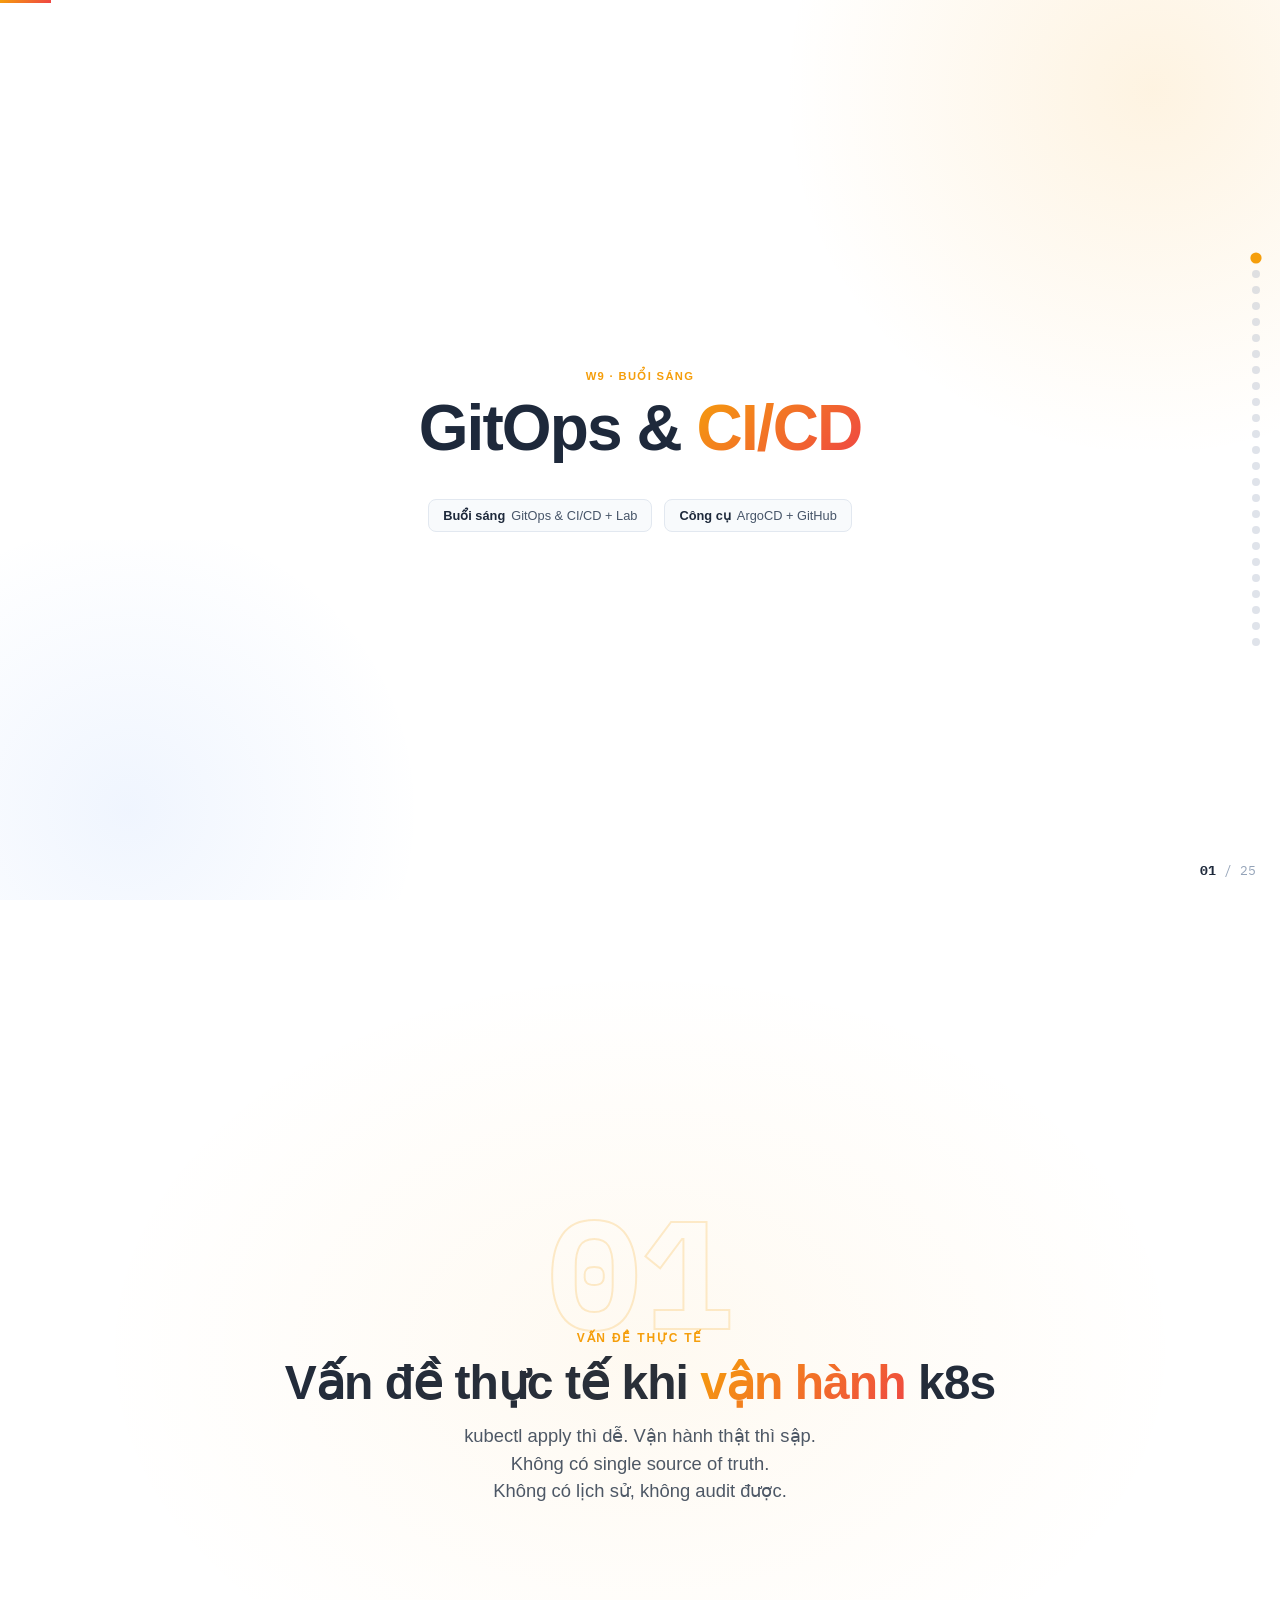
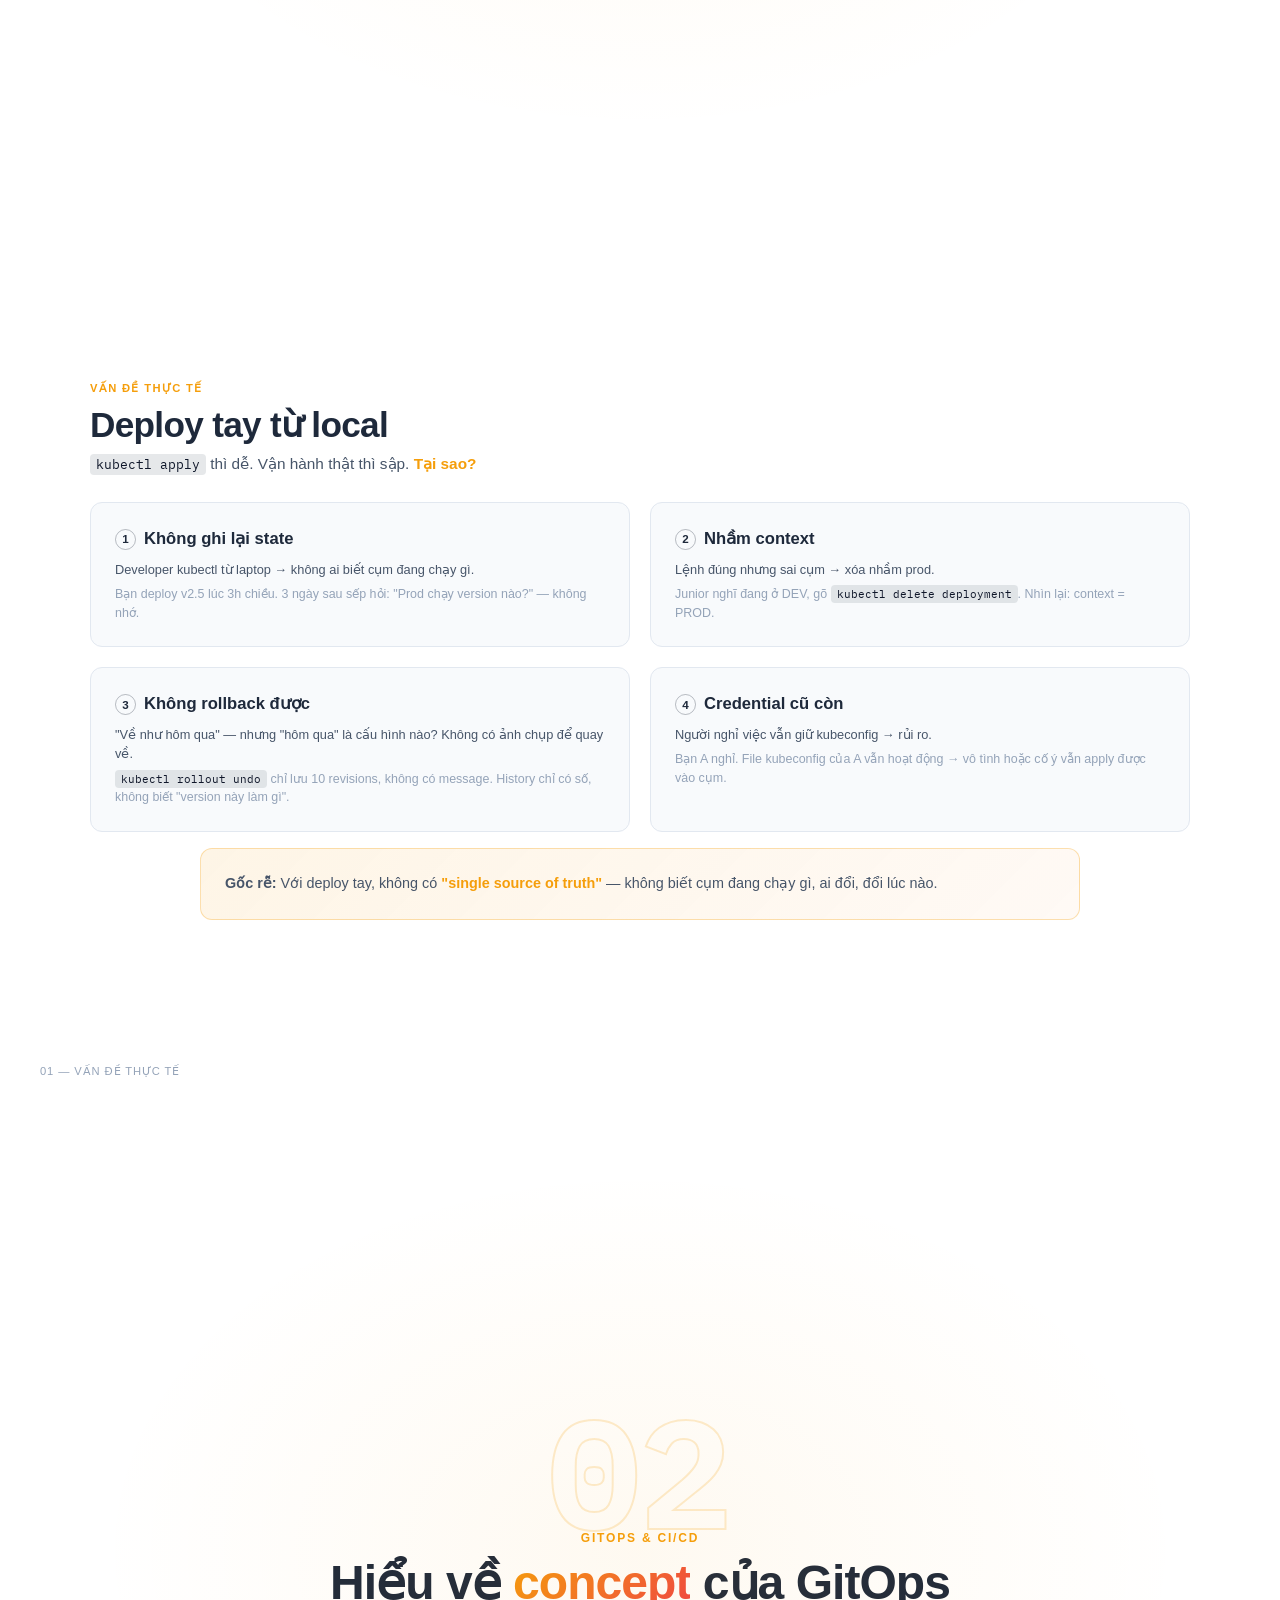
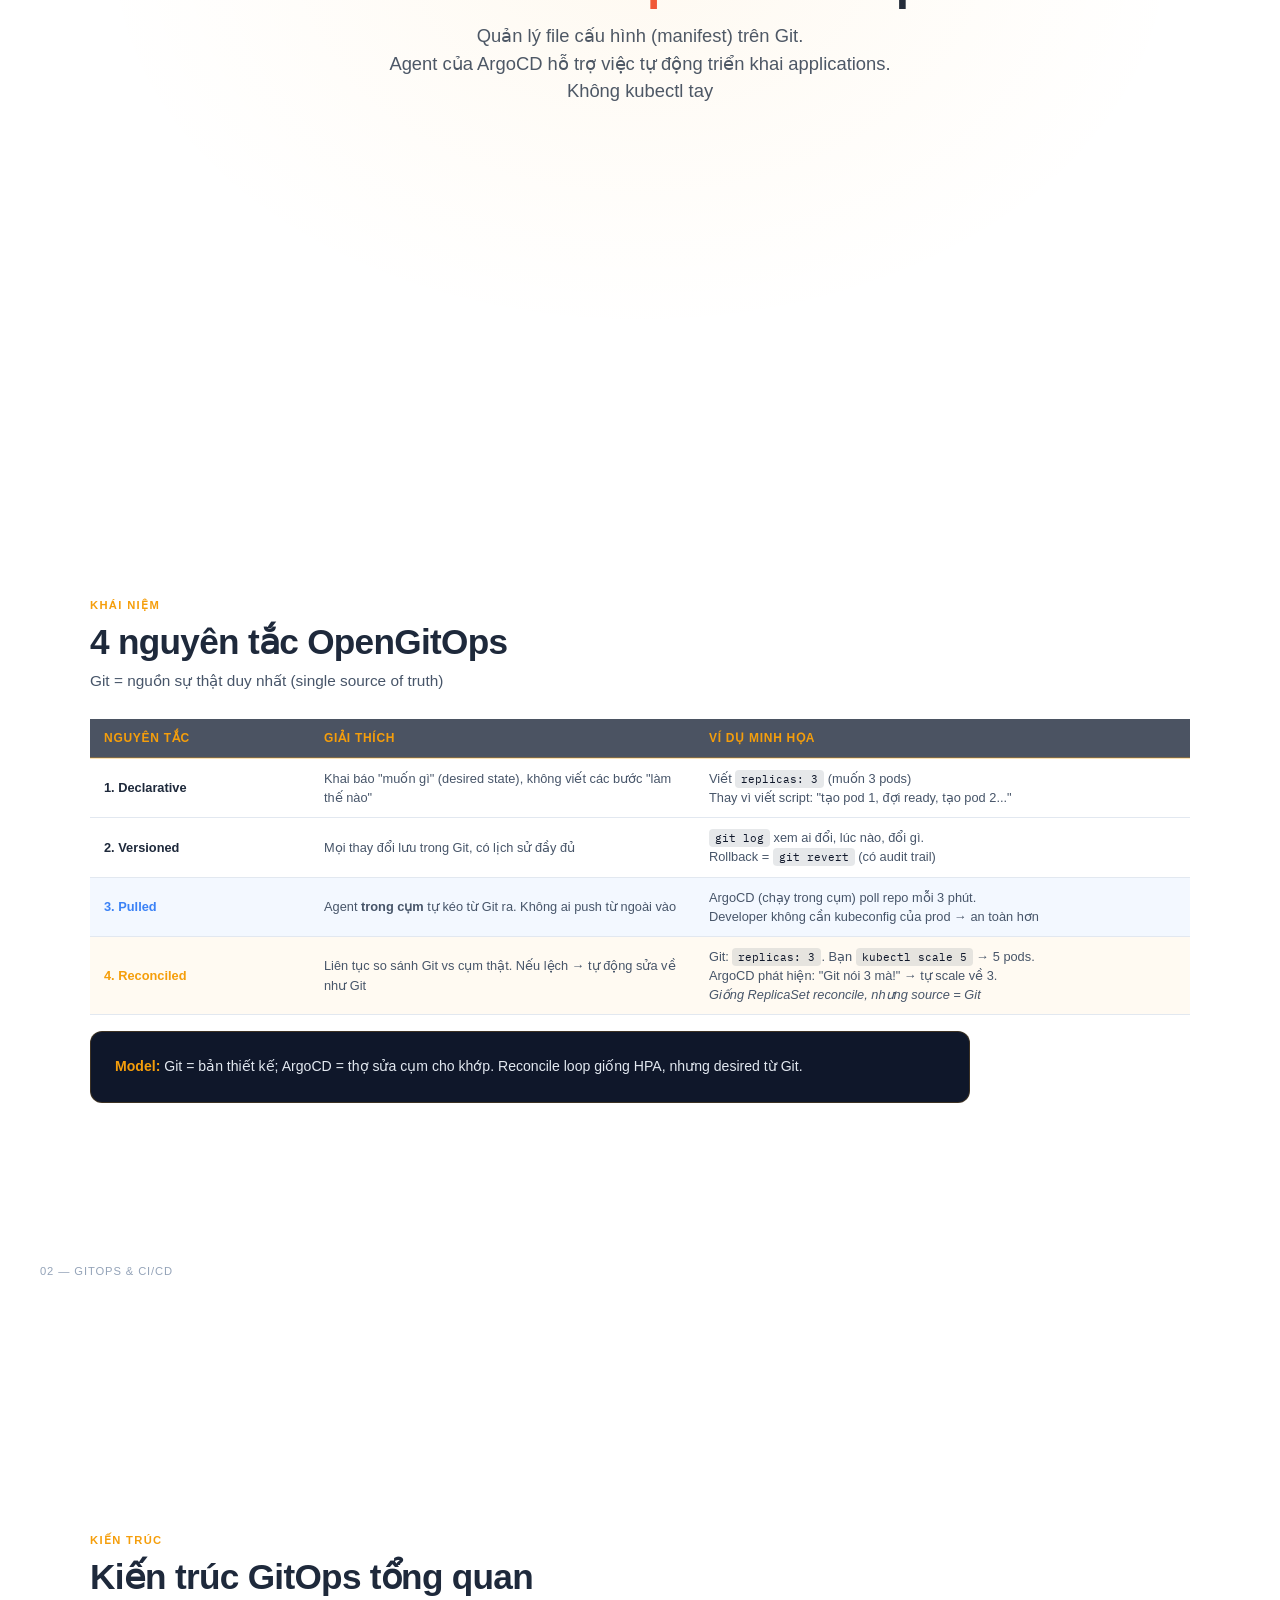
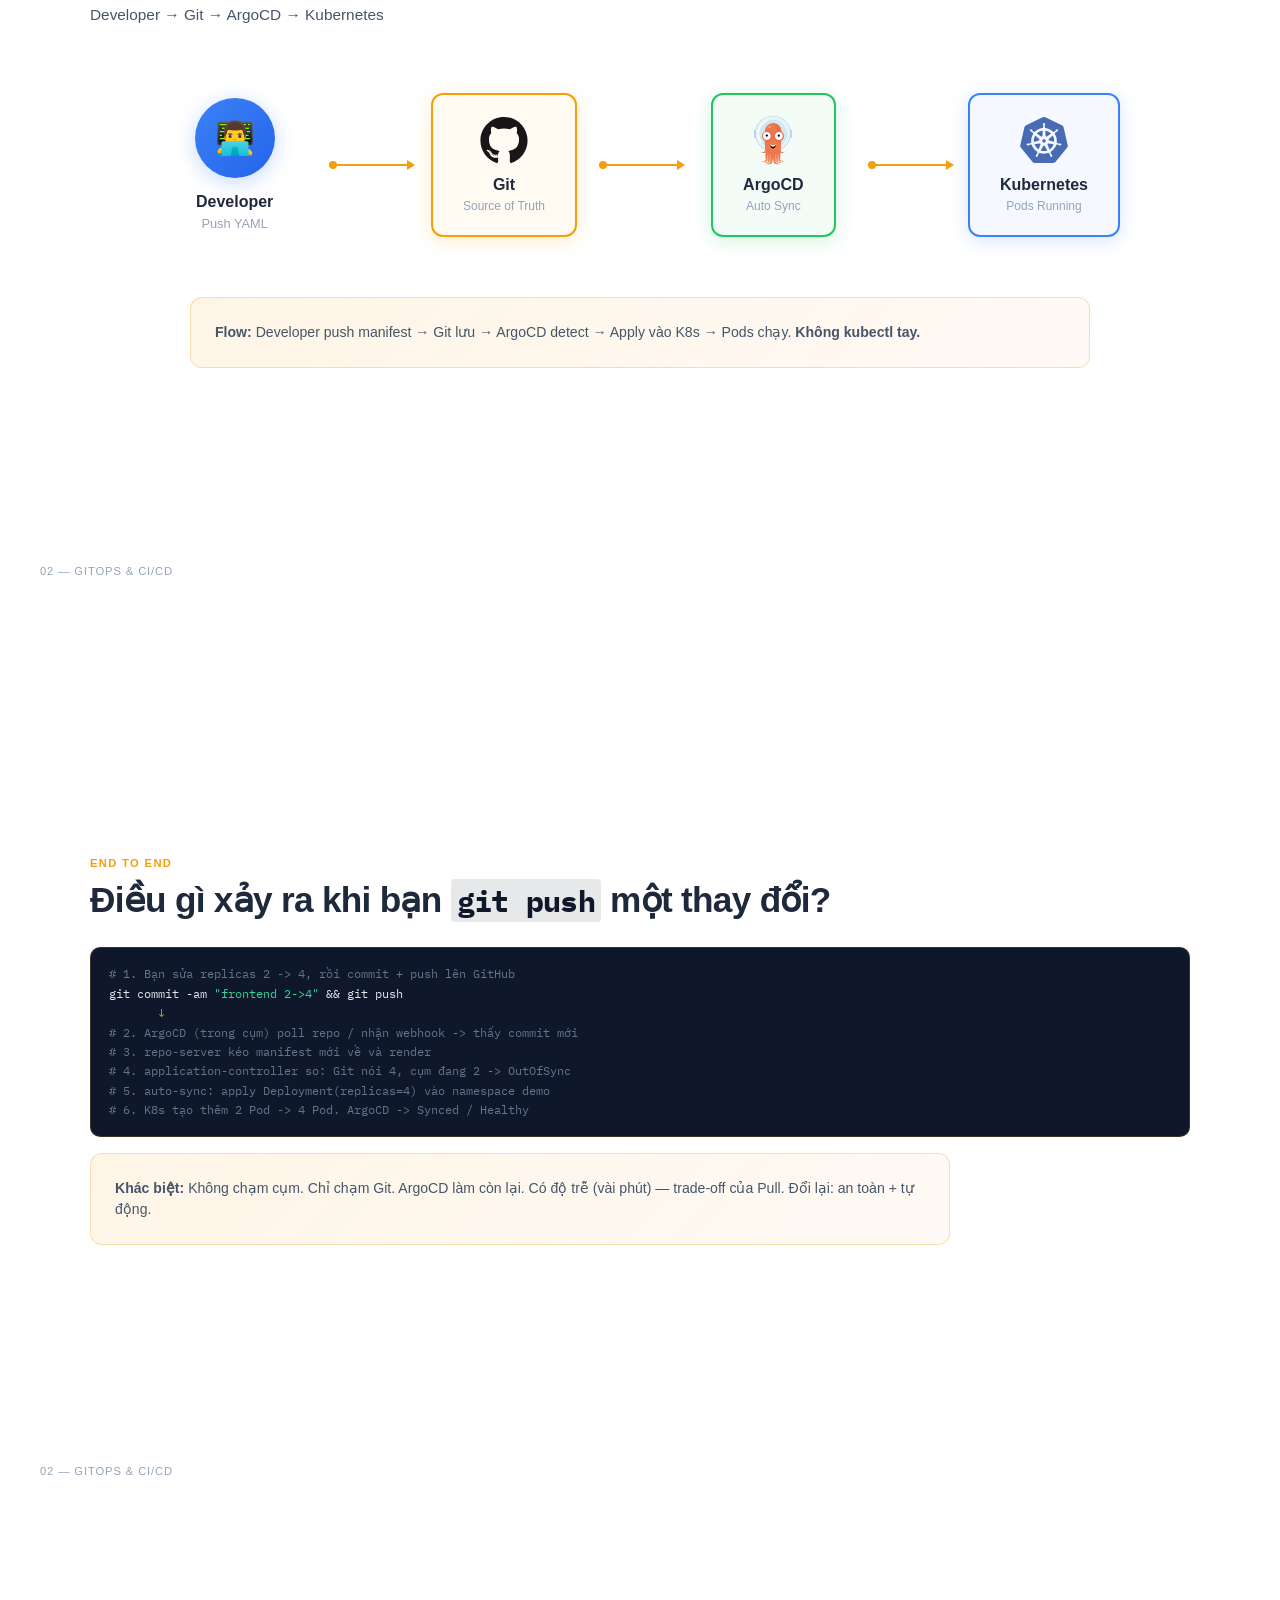
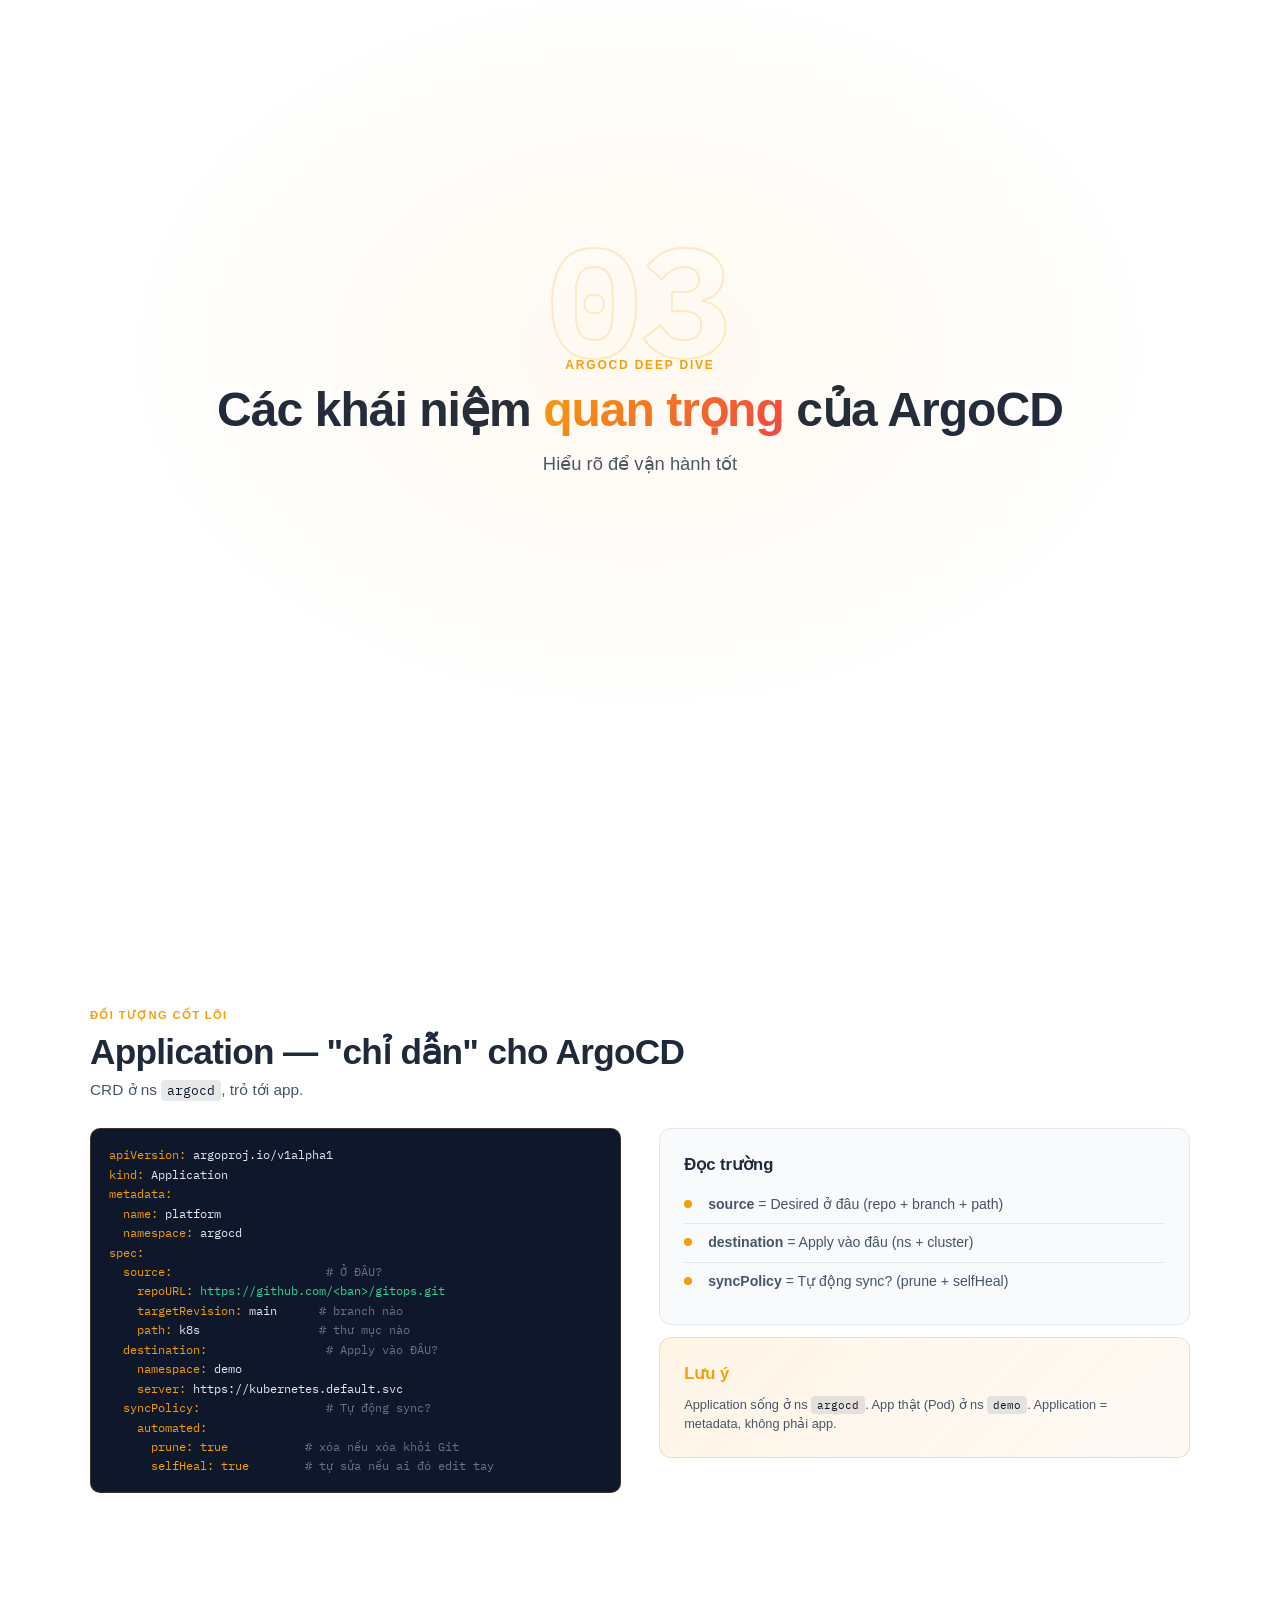
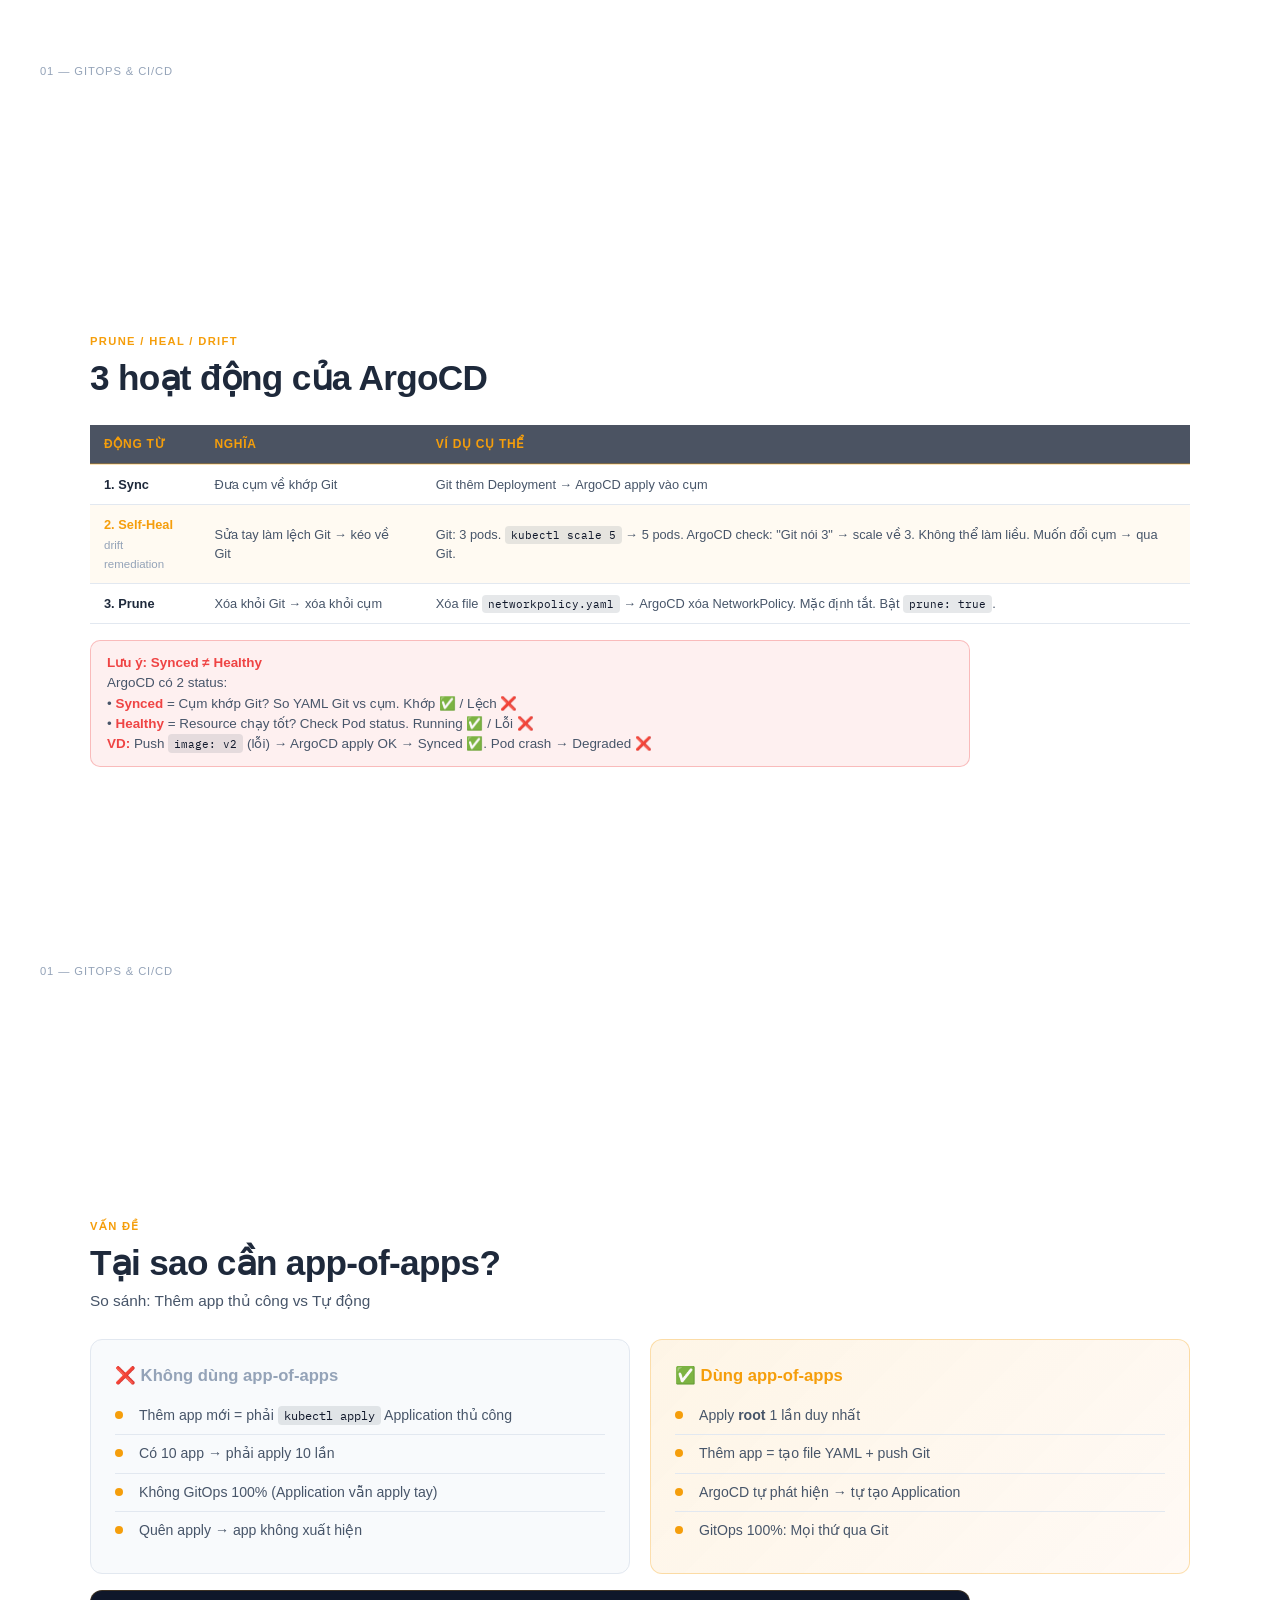
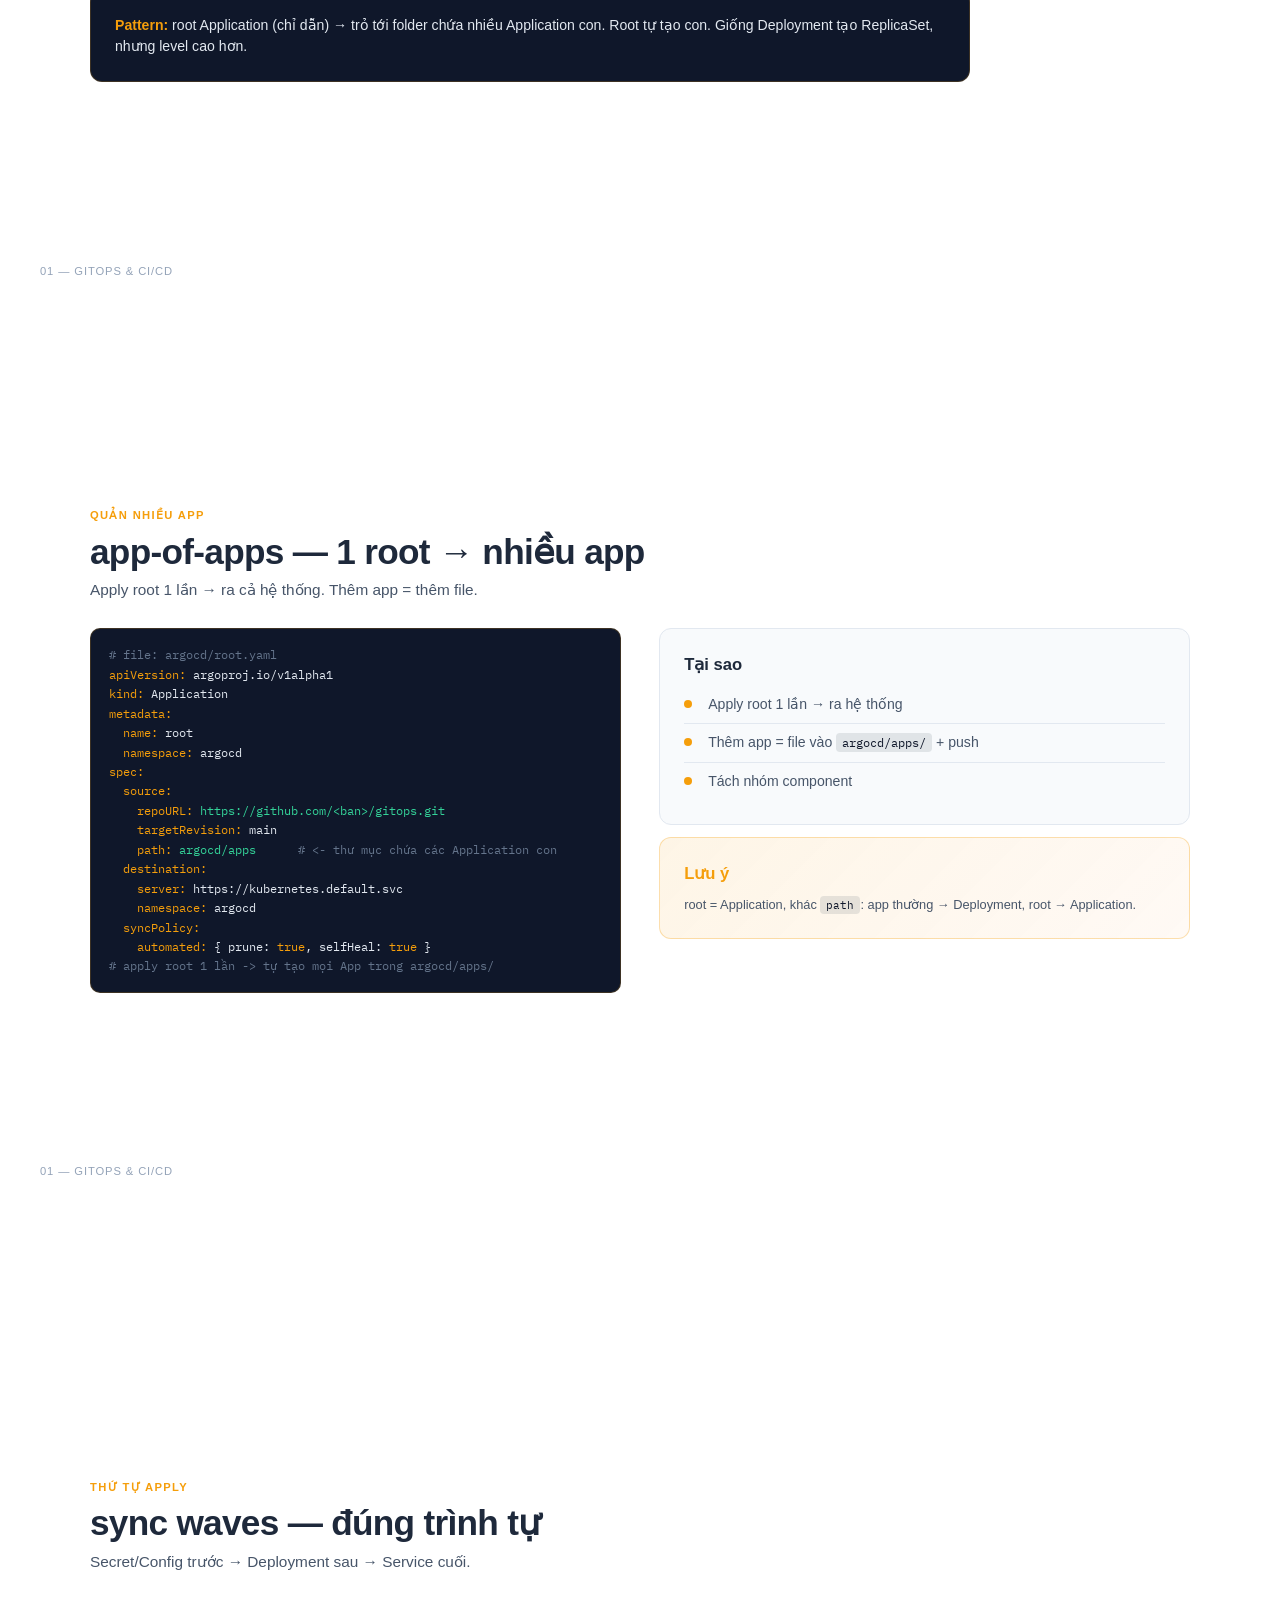
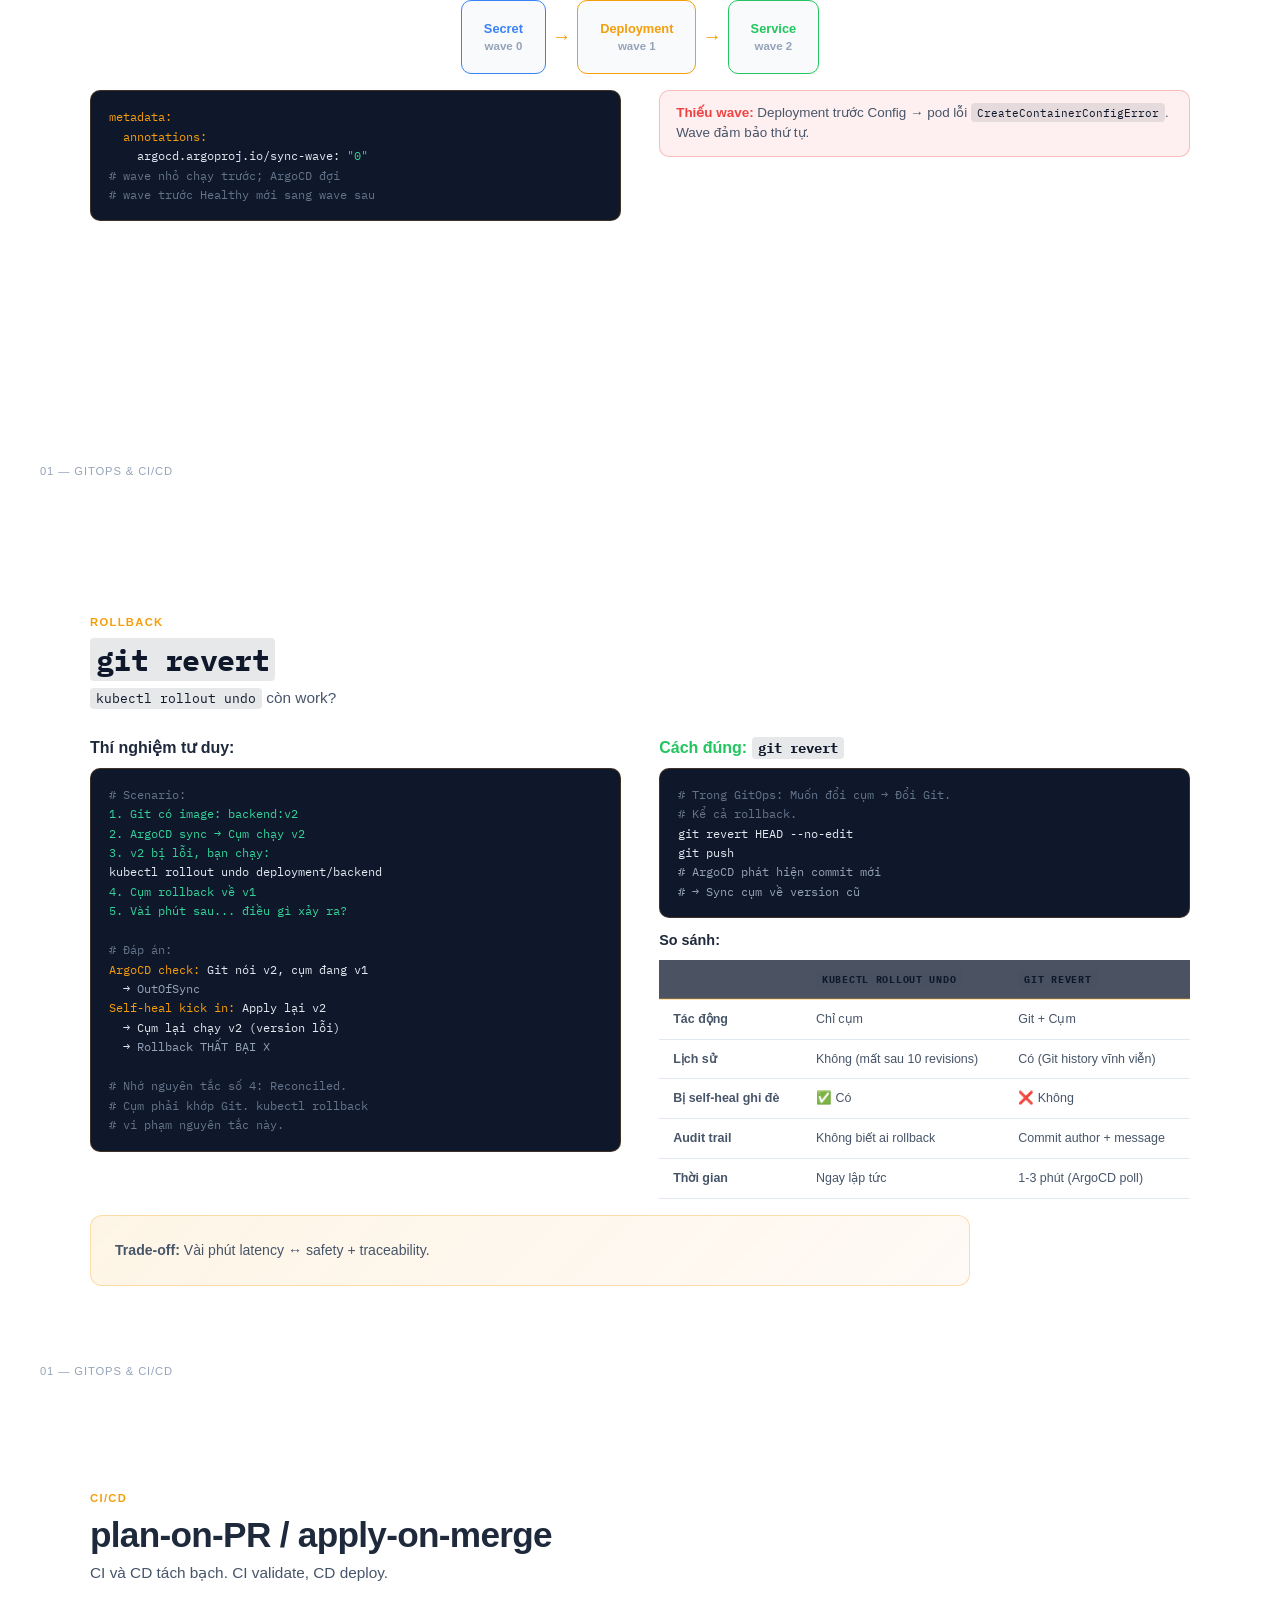
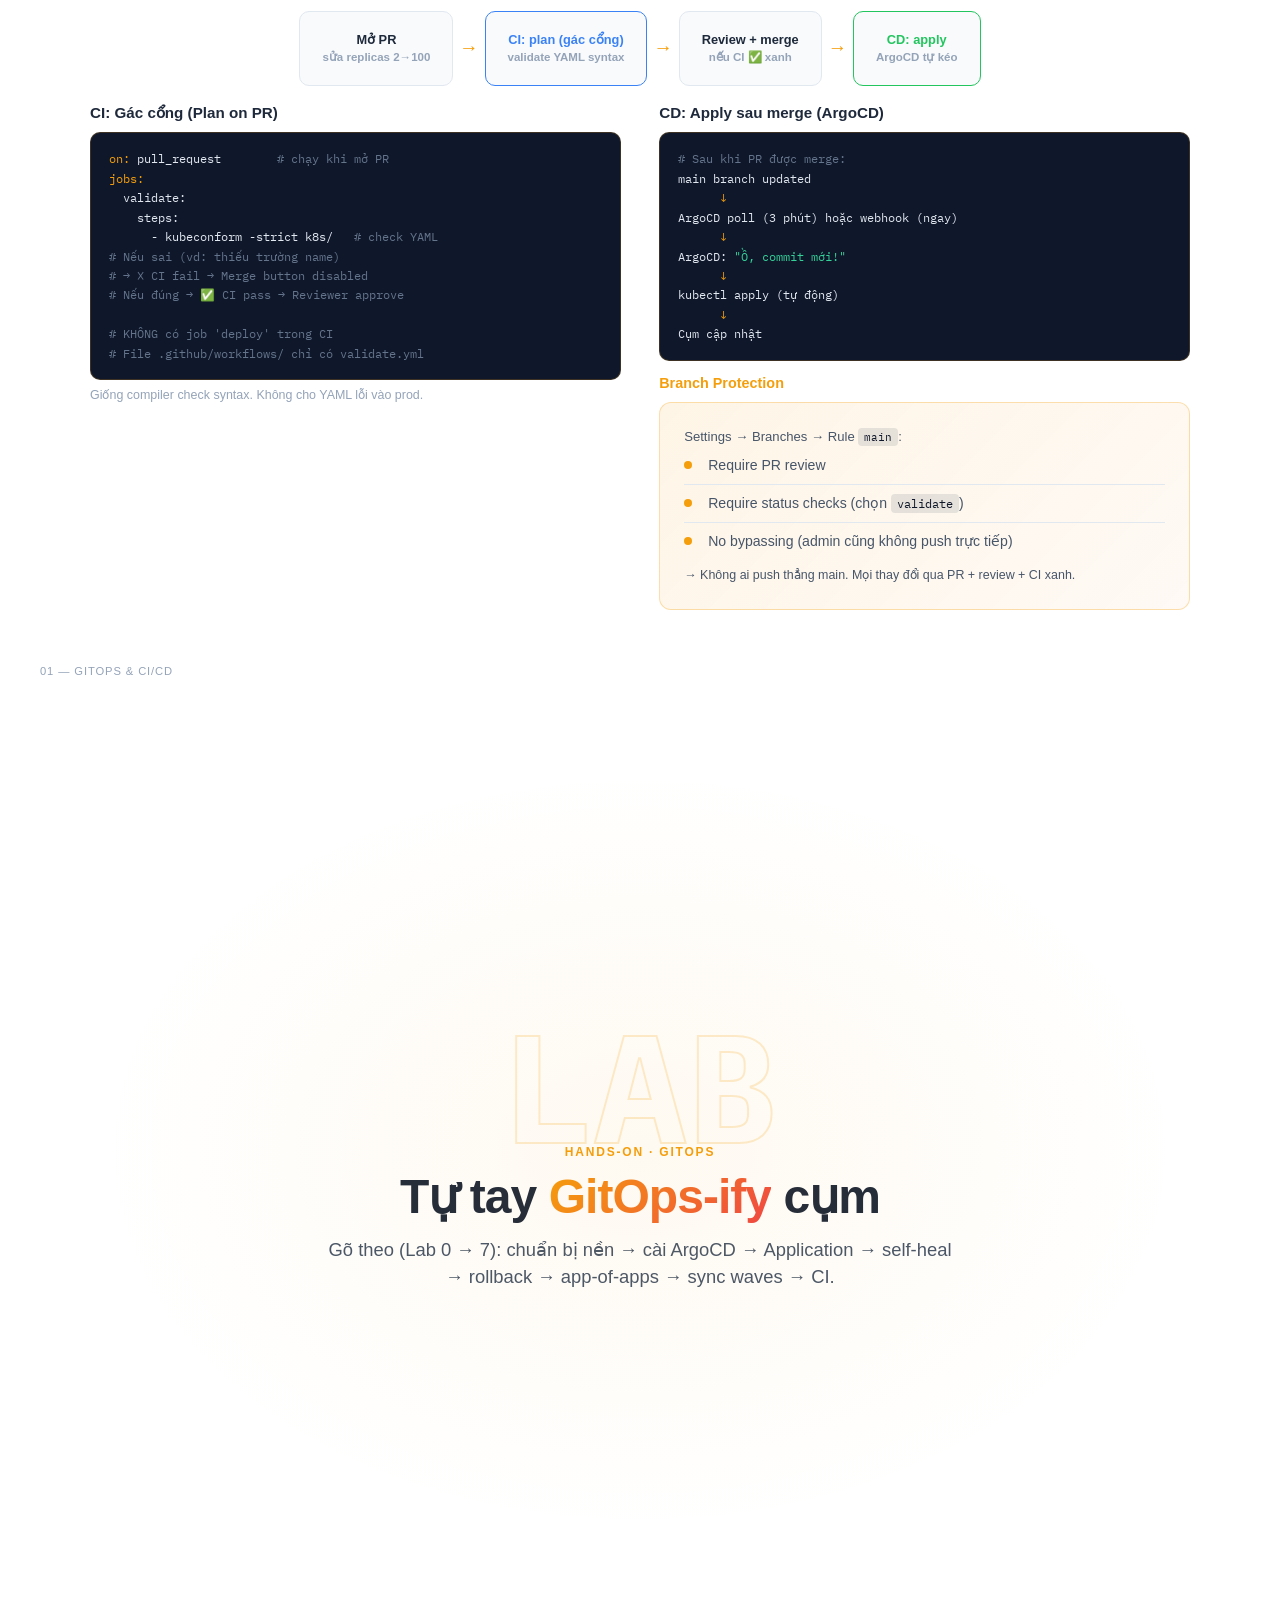
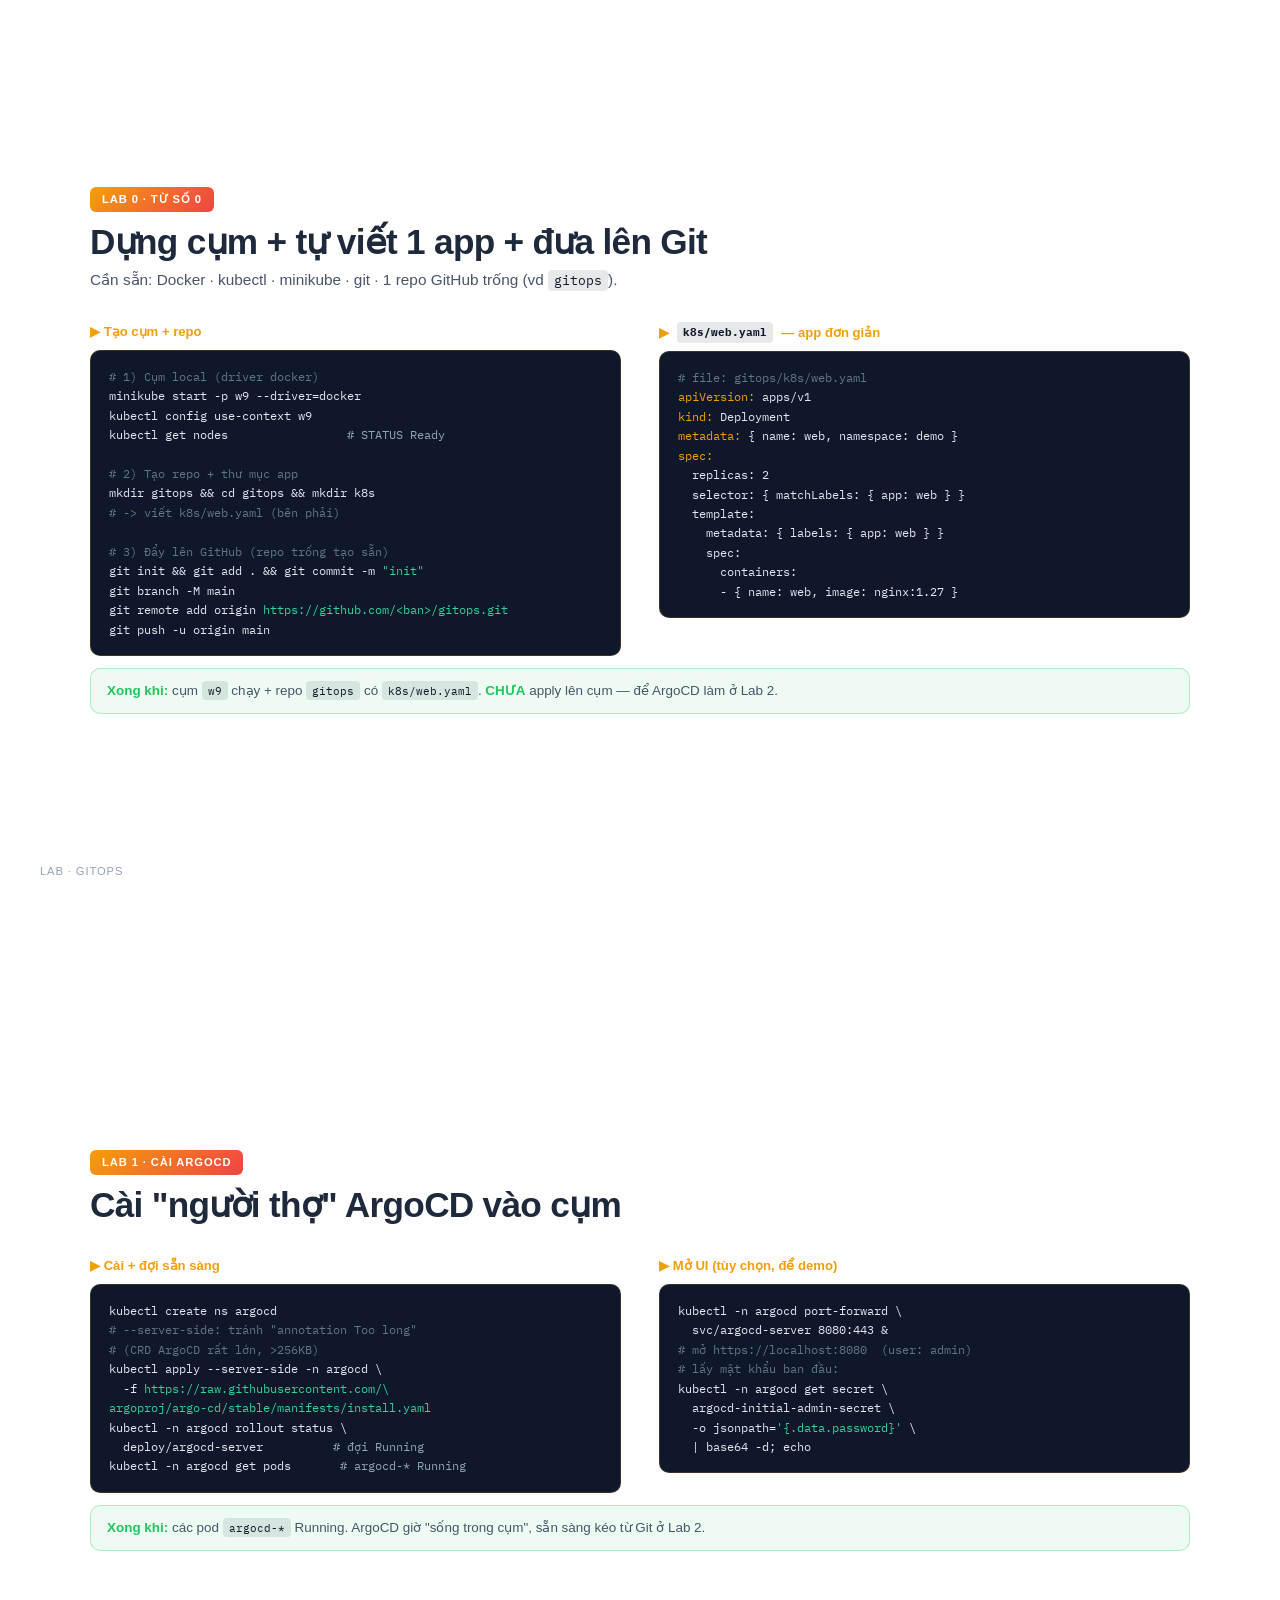
<file: cloud/w9/W9-sang-gitops-final.html>
<!DOCTYPE html>
<html lang="vi">
<head>
<meta charset="UTF-8" />
<meta name="viewport" content="width=device-width, initial-scale=1.0" />
<title>W9 — Deliver Smartly (Kiến thức + Ví dụ)</title>
<link rel="preconnect" href="https://fonts.googleapis.com">
<link rel="preconnect" href="https://fonts.gstatic.com" crossorigin>
<link href="https://fonts.googleapis.com/css2?family=Google+Sans:ital,opsz,wght@0,17..18,400..700;1,17..18,400..700&family=IBM+Plex+Mono:ital,wght@0,100;0,200;0,300;0,400;0,500;0,600;0,700;1,100;1,200;1,300;1,400;1,500;1,600;1,700&family=Lato:ital,wght@0,100;0,300;0,400;0,700;0,900;1,100;1,300;1,400;1,700;1,900&display=swap" rel="stylesheet">
<style>
:root {
  --brand-primary: #0f172a;
  --brand-accent: #f59e0b;
  --brand-accent-2: #fb923c;
  --brand-secondary: #3b82f6;
  --brand-danger: #ef4444;
  --brand-success: #22c55e;
  --text-primary: #1e293b;
  --text-secondary: #475569;
  --text-muted: #94a3b8;
  --border: #e2e8f0;
  --surface-dark: #ffffff;
  --surface-card: #f8fafc;
  --gradient-warm: linear-gradient(135deg, #f59e0b, #ef4444);
  --ease-out: cubic-bezier(0.16, 1, 0.3, 1);
}
*, *::before, *::after { box-sizing: border-box; margin: 0; padding: 0; }
html { scroll-snap-type: y mandatory; scroll-behavior: smooth; overflow-x: hidden; }
body { font-family: 'Google Sans', sans-serif; background: var(--surface-dark); color: var(--text-primary); line-height: 1.5; -webkit-font-smoothing: antialiased; }
.slide {
  min-height: 100vh; width: 100%; scroll-snap-align: start; scroll-snap-stop: always;
  display: flex; flex-direction: column; justify-content: center; align-items: center;
  padding: clamp(32px, 5vh, 80px) clamp(24px, 5vw, 120px); position: relative; overflow: hidden;
}
.slide-title { background: var(--surface-dark); text-align: center; }
.slide-title::before { content: ''; position: absolute; top: -30%; right: -20%; width: 60%; height: 80%; background: radial-gradient(circle, rgba(245,158,11,0.12) 0%, transparent 70%); pointer-events: none; }
.slide-title::after { content: ''; position: absolute; bottom: -20%; left: -15%; width: 50%; height: 60%; background: radial-gradient(circle, rgba(59,130,246,0.08) 0%, transparent 70%); pointer-events: none; }
.slide-title h1 { font-size: clamp(2.2rem, 5vw, 4rem); font-weight: 800; line-height: 1.1; letter-spacing: -0.03em; margin-bottom: 16px; }
.slide-title .lead { font-size: clamp(1rem, 2vw, 1.3rem); color: var(--text-secondary); max-width: 760px; }
.gradient-text { background: var(--gradient-warm); -webkit-background-clip: text; -webkit-text-fill-color: transparent; background-clip: text; }
.slide-divider { background: var(--surface-dark); text-align: center; }
.slide-divider::before { content: ''; position: absolute; inset: 0; background: radial-gradient(ellipse at center, rgba(245,158,11,0.06) 0%, transparent 60%); pointer-events: none; }
.section-number { font-family: 'IBM Plex Mono', monospace; font-size: clamp(5rem, 12vw, 10rem); font-weight: 700; -webkit-text-stroke: 2px rgba(245,158,11,0.2); color: transparent; line-height: 1; margin-bottom: -20px; }
.section-label { font-size: 0.75rem; font-weight: 700; text-transform: uppercase; letter-spacing: 0.15em; color: var(--brand-accent); margin-bottom: 8px; }
.slide-divider h2 { font-size: clamp(1.8rem, 4vw, 3rem); font-weight: 800; line-height: 1.15; letter-spacing: -0.02em; }
.slide-divider .lead { font-size: clamp(0.95rem, 1.5vw, 1.15rem); color: var(--text-secondary); margin-top: 12px; max-width: 640px; }
.slide-content { width: 100%; max-width: 1100px; }
.slide-header { margin-bottom: clamp(20px, 3vh, 40px); }
.slide-header h2 { font-size: clamp(1.5rem, 3vw, 2.2rem); font-weight: 800; line-height: 1.15; letter-spacing: -0.02em; }
.slide-header .lead { font-size: clamp(0.85rem, 1.2vw, 1rem); color: var(--text-secondary); margin-top: 6px; }
.slide-footer { position: absolute; bottom: 20px; left: 40px; right: 40px; display: flex; justify-content: space-between; font-size: 0.7rem; color: var(--text-muted); text-transform: uppercase; letter-spacing: 0.08em; }
.eyebrow { font-size: 0.7rem; font-weight: 700; text-transform: uppercase; letter-spacing: 0.12em; color: var(--brand-accent); margin-bottom: 8px; }
.badge { display: inline-block; padding: 3px 10px; border-radius: 4px; font-size: 0.7rem; font-weight: 700; letter-spacing: 0.04em; }
.badge-accent { background: rgba(245,158,11,0.15); color: var(--brand-accent); }
.badge-blue { background: rgba(59,130,246,0.15); color: var(--brand-secondary); }
.badge-danger { background: rgba(239,68,68,0.15); color: var(--brand-danger); }
.badge-success { background: rgba(34,197,94,0.15); color: var(--brand-success); }
.grid { display: grid; gap: clamp(12px, 2vw, 20px); }
.grid-2 { grid-template-columns: repeat(2, 1fr); }
.grid-3 { grid-template-columns: repeat(3, 1fr); }
.grid-4 { grid-template-columns: repeat(4, 1fr); }
.card { background: var(--surface-card); border: 1px solid var(--border); border-radius: 12px; padding: clamp(16px, 2vw, 24px); transition: transform 0.3s var(--ease-out); }
.card:hover { transform: translateY(-2px); }
.card h3 { font-size: clamp(0.9rem, 1.3vw, 1.1rem); font-weight: 700; margin-bottom: 8px; }
.card p, .card li { font-size: clamp(0.8rem, 1vw, 0.9rem); color: var(--text-secondary); line-height: 1.5; }
.card-dark { background: var(--brand-primary); border-color: rgba(245,158,11,0.2); color:#e2e8f0; }
.card-dark h3 { color:#fff; }
.card-accent { background: linear-gradient(135deg, rgba(245,158,11,0.1), rgba(251,146,60,0.05)); border-color: rgba(245,158,11,0.3); }
.card-accent h3 { color: var(--brand-accent); }
.card-number { font-family: 'IBM Plex Mono', monospace; font-size: clamp(2rem, 4vw, 3.5rem); font-weight: 700; color: var(--brand-accent); line-height: 1; }
.card-label { font-size: 0.75rem; color: var(--text-muted); text-transform: uppercase; letter-spacing: 0.08em; margin-top: 4px; }
.flow { display: flex; align-items: center; gap: 0; flex-wrap: wrap; justify-content: center; }
.flow-step { background: var(--surface-card); border: 1px solid var(--border); border-radius: 10px; padding: clamp(10px, 1.5vw, 18px) clamp(14px, 2vw, 22px); text-align: center; font-size: clamp(0.75rem, 1vw, 0.88rem); font-weight: 600; }
.flow-arrow { color: var(--brand-accent); font-size: 1.2rem; padding: 0 6px; flex-shrink: 0; }
.stat-grid { display: grid; grid-template-columns: repeat(auto-fit, minmax(140px, 1fr)); gap: 16px; }
.stat { text-align: center; padding: 16px; }
.bullets { list-style: none; padding: 0; }
.bullets li { padding: 8px 0 8px 24px; position: relative; font-size: clamp(0.85rem, 1.1vw, 0.95rem); color: var(--text-secondary); border-bottom: 1px solid var(--border); }
.bullets li:last-child { border-bottom: none; }
.bullets li::before { content: ''; position: absolute; left: 0; top: 14px; width: 8px; height: 8px; border-radius: 50%; background: var(--brand-accent); }
.two-col { display: grid; grid-template-columns: 1fr 1fr; gap: clamp(20px, 3vw, 40px); align-items: start; }
table { width: 100%; border-collapse: collapse; font-size: clamp(0.78rem, 1vw, 0.88rem); }
th { text-align: left; padding: 10px 14px; background: rgba(30,41,59,0.8); color: var(--brand-accent); font-weight: 700; font-size: 0.75rem; text-transform: uppercase; letter-spacing: 0.06em; border-bottom: 2px solid rgba(245,158,11,0.3); }
td { padding: 10px 14px; border-bottom: 1px solid var(--border); color: var(--text-secondary); }
tr:hover td { background: rgba(51,65,85,0.06); }
code { font-family: 'IBM Plex Mono', monospace; font-size: 0.85em; background: rgba(51,65,85,0.12); padding: 2px 6px; border-radius: 4px; color:#0f172a; }
.code-block { background:#0f172a; border:1px solid rgba(245,158,11,0.2); border-radius:10px; padding:16px 18px; font-family:'IBM Plex Mono',monospace; font-size:clamp(0.7rem,0.92vw,0.84rem); color:#e2e8f0; line-height:1.65; overflow-x:auto; white-space:pre; }
.code-block .cmt { color:#64748b; } .code-block .kw { color:#f59e0b; } .code-block .str { color:#34d399; } .code-block .fn { color:#60a5fa; } .code-block .out { color:#94a3b8; }
.lab-tag { display:inline-block; background:var(--gradient-warm); color:#fff; font-weight:800; font-size:0.7rem; letter-spacing:0.08em; text-transform:uppercase; padding:4px 12px; border-radius:6px; margin-bottom:10px; }
.do-now { display:flex; align-items:center; gap:8px; font-weight:700; color:var(--brand-accent); font-size:0.82rem; margin:4px 0 8px; }
.checkpoint { background:rgba(34,197,94,0.08); border:1px solid rgba(34,197,94,0.3); border-radius:10px; padding:12px 16px; font-size:0.84rem; color:var(--text-secondary); }
.checkpoint strong { color:var(--brand-success); }
.warn { background:rgba(239,68,68,0.08); border:1px solid rgba(239,68,68,0.3); border-radius:10px; padding:12px 16px; font-size:0.84rem; color:var(--text-secondary); }
.warn strong { color:var(--brand-danger); }
.meta-chips { display: flex; gap: 12px; margin-top: 20px; justify-content: center; flex-wrap: wrap; }
.chip { display: flex; align-items: center; gap: 6px; padding: 6px 14px; background: var(--surface-card); border: 1px solid var(--border); border-radius: 8px; font-size: 0.8rem; color: var(--text-secondary); }
.chip strong { color: var(--text-primary); }
.reveal { opacity: 1; }
.stagger > * { opacity: 1; }
.progress-bar { position: fixed; top: 0; left: 0; height: 3px; background: var(--gradient-warm); z-index: 1000; width: 0%; transition: width 0.3s; }
.nav-dots { position: fixed; right: 20px; top: 50%; transform: translateY(-50%); z-index: 1000; display: flex; flex-direction: column; gap: 8px; }
.nav-dot { width: 8px; height: 8px; border-radius: 50%; background: rgba(148,163,184,0.3); cursor: pointer; transition: all 0.3s; border: none; padding: 0; }
.nav-dot.active { background: var(--brand-accent); transform: scale(1.4); }
.slide-counter { position: fixed; bottom: 20px; right: 24px; font-family: 'IBM Plex Mono', monospace; font-size: 0.8rem; color: var(--text-muted); z-index: 1000; }
.slide-counter strong { color: var(--text-primary); }
.slide-closing { text-align: center; }
.slide-closing h2 { font-size: clamp(2rem, 4vw, 3.2rem); font-weight: 800; line-height: 1.1; margin-bottom: 16px; }
.refs { margin-top:16px; padding:10px 14px; background:#1e293b; border-radius:8px; font-size:0.72rem; color:#94a3b8; line-height:1.6; }
.refs a { color:#60a5fa; text-decoration:none; } .refs a:hover { text-decoration:underline; }
@keyframes flowRight1 {
  0% { left: 0; opacity: 1; }
  50% { left: 50%; opacity: 0.5; }
  100% { left: 100%; opacity: 0; }
}
@keyframes flowRight2 {
  0% { left: 0; opacity: 1; }
  50% { left: 50%; opacity: 0.5; }
  100% { left: 100%; opacity: 0; }
}
@keyframes flowRight3 {
  0% { left: 0; opacity: 1; }
  50% { left: 50%; opacity: 0.5; }
  100% { left: 100%; opacity: 0; }
}
@media (max-width: 767px) { .grid-2,.grid-3,.grid-4{grid-template-columns:1fr;} .two-col{grid-template-columns:1fr;} .flow{flex-direction:column;} .flow-arrow{transform:rotate(90deg);} .nav-dots{display:none;} }
@media (max-height: 700px) { .slide { padding: 24px 20px; } }
@media (prefers-reduced-motion: reduce) { .reveal,.stagger>*{opacity:1;transform:none;transition:none;} html{scroll-behavior:auto;} .flow-arrow-animated{animation:none!important;} }
</style>
</head>
<body>
<div class="progress-bar" id="progress"></div>
<nav class="nav-dots" id="navDots"></nav>
<div class="slide-counter" id="counter"><strong>01</strong> / 24</div>

<!-- Title -->
<section class="slide slide-title">
  <div class="eyebrow">W9 · Buổi sáng</div>
  <h1>GitOps &amp; <span class="gradient-text">CI/CD</span></h1>
  <div class="meta-chips">
    <div class="chip"><strong>Buổi sáng</strong> GitOps &amp; CI/CD + Lab</div>
    <div class="chip"><strong>Công cụ</strong> ArgoCD + GitHub</div>
  </div>
</section>
<!-- ===== Section divider 01 ===== -->
<section class="slide slide-divider">
  <div class="section-number">01</div>
  <div class="section-label">Vấn đề thực tế</div>
  <h2>Vấn đề thực tế khi <span class="gradient-text">vận hành</span> k8s</h2>
  <p class="lead">kubectl apply thì dễ. Vận hành thật thì sập.<br>Không có single source of truth.<br>Không có lịch sử, không audit được.</p>
</section>

<!-- Problem -->
<section class="slide">
  <div class="slide-content">
    <div class="slide-header"><div class="eyebrow">Vấn đề thực tế</div><h2>Deploy tay từ local</h2><p class="lead"><code>kubectl apply</code> thì dễ. Vận hành thật thì sập. <span style="color:var(--brand-accent);font-weight:700;">Tại sao?</span></p></div>
    <div class="grid grid-2 reveal stagger">
      <div class="card"><h3 style="display:flex;align-items:center;"><span style="display:inline-flex;align-items:center;justify-content:center;width:1.8em;height:1.8em;border-radius:50%;border:1.5px solid rgba(30,41,59,0.3);font-size:0.7em;margin-right:8px;flex-shrink:0;">1</span>Không ghi lại state</h3><p>Developer kubectl từ laptop → không ai biết cụm đang chạy gì.</p><p style="font-size:0.78rem;color:var(--text-muted);margin-top:6px;">Bạn deploy v2.5 lúc 3h chiều. 3 ngày sau sếp hỏi: "Prod chạy version nào?" — không nhớ.</p></div>
      <div class="card"><h3 style="display:flex;align-items:center;"><span style="display:inline-flex;align-items:center;justify-content:center;width:1.8em;height:1.8em;border-radius:50%;border:1.5px solid rgba(30,41,59,0.3);font-size:0.7em;margin-right:8px;flex-shrink:0;">2</span>Nhầm context</h3><p>Lệnh đúng nhưng sai cụm → xóa nhầm prod.</p><p style="font-size:0.78rem;color:var(--text-muted);margin-top:6px;">Junior nghĩ đang ở DEV, gõ <code>kubectl delete deployment</code>. Nhìn lại: context = PROD.</p></div>
      <div class="card"><h3 style="display:flex;align-items:center;"><span style="display:inline-flex;align-items:center;justify-content:center;width:1.8em;height:1.8em;border-radius:50%;border:1.5px solid rgba(30,41,59,0.3);font-size:0.7em;margin-right:8px;flex-shrink:0;">3</span>Không rollback được</h3><p>"Về như hôm qua" — nhưng "hôm qua" là cấu hình nào? Không có ảnh chụp để quay về.</p><p style="font-size:0.78rem;color:var(--text-muted);margin-top:6px;"><code>kubectl rollout undo</code> chỉ lưu 10 revisions, không có message. History chỉ có số, không biết "version này làm gì".</p></div>
      <div class="card"><h3 style="display:flex;align-items:center;"><span style="display:inline-flex;align-items:center;justify-content:center;width:1.8em;height:1.8em;border-radius:50%;border:1.5px solid rgba(30,41,59,0.3);font-size:0.7em;margin-right:8px;flex-shrink:0;">4</span>Credential cũ còn</h3><p>Người nghỉ việc vẫn giữ kubeconfig → rủi ro.</p><p style="font-size:0.78rem;color:var(--text-muted);margin-top:6px;">Bạn A nghỉ. File kubeconfig của A vẫn hoạt động → vô tình hoặc cố ý vẫn apply được vào cụm.</p></div>
    </div>
    <div class="card card-accent reveal" style="margin-top:16px; max-width:880px; margin-left:auto;margin-right:auto;"><p style="font-size:0.9rem;"><strong>Gốc rễ:</strong> Với deploy tay, không có <strong style="color:var(--brand-accent);">"single source of truth"</strong> — không biết cụm đang chạy gì, ai đổi, đổi lúc nào.</p></div>
  </div>
  <div class="slide-footer"><span>01 — Vấn đề thực tế</span></div>
</section>


<!-- ===== Section divider 02 ===== -->
<section class="slide slide-divider">
  <div class="section-number">02</div>
  <div class="section-label">GitOps &amp; CI/CD</div>
  <h2>Hiểu về <span class="gradient-text">concept</span> của GitOps</h2>
  <p class="lead">Quản lý file cấu hình (manifest) trên Git.<br>Agent của ArgoCD hỗ trợ việc tự động triển khai applications.<br>Không kubectl tay</p>
</section>

<!-- git source of truth — 4 nguyên tắc (table có ví dụ) -->
<section class="slide">
  <div class="slide-content">
    <div class="slide-header"><div class="eyebrow">Khái niệm</div><h2>4 nguyên tắc OpenGitOps</h2><p class="lead">Git = nguồn sự thật duy nhất (single source of truth)</p></div>
    <div class="reveal">
      <table>
        <thead><tr><th style="width:20%;">Nguyên tắc</th><th style="width:35%;">Giải thích</th><th style="width:45%;">Ví dụ minh họa</th></tr></thead>
        <tbody>
          <tr>
            <td><strong style="color:var(--text-primary)">1. Declarative</strong></td>
            <td>Khai báo "muốn gì" (desired state), không viết các bước "làm thế nào"</td>
            <td>Viết <code>replicas: 3</code> (muốn 3 pods)<br>Thay vì viết script: "tạo pod 1, đợi ready, tạo pod 2..."</td>
          </tr>
          <tr>
            <td><strong style="color:var(--text-primary)">2. Versioned</strong></td>
            <td>Mọi thay đổi lưu trong Git, có lịch sử đầy đủ</td>
            <td><code>git log</code> xem ai đổi, lúc nào, đổi gì.<br>Rollback = <code>git revert</code> (có audit trail)</td>
          </tr>
          <tr style="background:rgba(59,130,246,0.06);">
            <td><strong style="color:var(--brand-secondary)">3. Pulled</strong></td>
            <td>Agent <strong>trong cụm</strong> tự kéo từ Git ra. Không ai push từ ngoài vào</td>
            <td>ArgoCD (chạy trong cụm) poll repo mỗi 3 phút.<br>Developer không cần kubeconfig của prod → an toàn hơn</td>
          </tr>
          <tr style="background:rgba(245,158,11,0.05);">
            <td><strong style="color:var(--brand-accent)">4. Reconciled</strong></td>
            <td>Liên tục so sánh Git vs cụm thật. Nếu lệch → tự động sửa về như Git</td>
            <td>Git: <code>replicas: 3</code>. Bạn <code>kubectl scale 5</code> → 5 pods.<br>ArgoCD phát hiện: "Git nói 3 mà!" → tự scale về 3.<br><em>Giống ReplicaSet reconcile, nhưng source = Git</em></td>
          </tr>
        </tbody>
      </table>
    </div>
    <div class="card card-dark reveal" style="margin-top:16px; max-width:880px;"><p style="color:#e2e8f0;font-size:0.88rem;"><strong style="color:var(--brand-accent)">Model:</strong> Git = bản thiết kế; ArgoCD = thợ sửa cụm cho khớp. Reconcile loop giống HPA, nhưng desired từ Git.</p></div>
  </div>
  <div class="slide-footer"><span>02 — GitOps &amp; CI/CD</span></div>
</section>

<!-- Architecture Overview -->
<section class="slide">
  <div class="slide-content">
    <div class="slide-header"><div class="eyebrow">Kiến trúc</div><h2>Kiến trúc GitOps tổng quan</h2><p class="lead">Developer → Git → ArgoCD → Kubernetes</p></div>
    <div class="reveal" style="max-width:1000px;margin:0 auto;">
      <div style="display:flex;align-items:center;justify-content:space-between;gap:20px;padding:40px 20px;position:relative;">

        <!-- Developer -->
        <div style="flex:1;display:flex;flex-direction:column;align-items:center;text-align:center;">
          <div style="width:80px;height:80px;border-radius:50%;background:linear-gradient(135deg,#3b82f6,#2563eb);display:flex;align-items:center;justify-content:center;color:#fff;font-size:2rem;box-shadow:0 4px 20px rgba(59,130,246,0.3);">👨‍💻</div>
          <div style="margin-top:12px;font-weight:700;color:var(--text-primary);">Developer</div>
          <div style="font-size:0.8rem;color:var(--text-muted);">Push YAML</div>
        </div>

        <!-- Arrow 1 -->
        <div style="flex:0 0 80px;position:relative;height:2px;background:var(--brand-accent);">
          <div class="flow-arrow-animated" style="position:absolute;left:0;top:50%;width:8px;height:8px;border-radius:50%;background:var(--brand-accent);transform:translateY(-50%);animation:flowRight1 2s ease-in-out infinite;"></div>
          <div style="position:absolute;right:-6px;top:50%;transform:translateY(-50%);width:0;height:0;border-left:8px solid var(--brand-accent);border-top:5px solid transparent;border-bottom:5px solid transparent;"></div>
        </div>

        <!-- Git Repository -->
        <div style="flex:1;display:flex;flex-direction:column;align-items:center;text-align:center;">
          <div style="padding:20px 30px;border:2px solid var(--brand-accent);border-radius:12px;background:rgba(245,158,11,0.05);box-shadow:0 4px 20px rgba(245,158,11,0.2);">
            <div style="width:50px;height:50px;margin:0 auto 8px;"><svg xmlns="http://www.w3.org/2000/svg" viewBox="0 0 128 128"><g fill="#181616"><path fill-rule="evenodd" clip-rule="evenodd" d="M64 5.103c-33.347 0-60.388 27.035-60.388 60.388 0 26.682 17.303 49.317 41.297 57.303 3.017.56 4.125-1.31 4.125-2.905 0-1.44-.056-6.197-.082-11.243-16.8 3.653-20.345-7.125-20.345-7.125-2.747-6.98-6.705-8.836-6.705-8.836-5.48-3.748.413-3.67.413-3.67 6.063.425 9.257 6.223 9.257 6.223 5.386 9.23 14.127 6.562 17.573 5.02.542-3.903 2.107-6.568 3.834-8.076-13.413-1.525-27.514-6.704-27.514-29.843 0-6.593 2.36-11.98 6.223-16.21-.628-1.52-2.695-7.662.584-15.98 0 0 5.07-1.623 16.61 6.19C53.7 35 58.867 34.327 64 34.304c5.13.023 10.3.694 15.127 2.033 11.526-7.813 16.59-6.19 16.59-6.19 3.287 8.317 1.22 14.46.593 15.98 3.872 4.23 6.215 9.617 6.215 16.21 0 23.194-14.127 28.3-27.574 29.796 2.167 1.874 4.097 5.55 4.097 11.183 0 8.08-.07 14.583-.07 16.572 0 1.607 1.088 3.49 4.148 2.897 23.98-7.994 41.263-30.622 41.263-57.294C124.388 32.14 97.35 5.104 64 5.104z"/><path d="M26.484 91.806c-.133.3-.605.39-1.035.185-.44-.196-.685-.605-.543-.906.13-.31.603-.395 1.04-.188.44.197.69.61.537.91zm2.446 2.729c-.287.267-.85.143-1.232-.28-.396-.42-.47-.983-.177-1.254.298-.266.844-.14 1.24.28.394.426.472.984.17 1.255zM31.312 98.012c-.37.258-.976.017-1.35-.52-.37-.538-.37-1.183.01-1.44.373-.258.97-.025 1.35.507.368.545.368 1.19-.01 1.452zm3.261 3.361c-.33.365-1.036.267-1.552-.23-.527-.487-.674-1.18-.343-1.544.336-.366 1.045-.264 1.564.23.527.486.686 1.18.333 1.543zm4.5 1.951c-.147.473-.825.688-1.51.486-.683-.207-1.13-.76-.99-1.238.14-.477.823-.7 1.512-.485.683.206 1.13.756.988 1.237zm4.943.361c.017.498-.563.91-1.28.92-.723.017-1.308-.387-1.315-.877 0-.503.568-.91 1.29-.924.717-.013 1.306.387 1.306.88zm4.598-.782c.086.485-.413.984-1.126 1.117-.7.13-1.35-.172-1.44-.653-.086-.498.422-.997 1.122-1.126.714-.123 1.354.17 1.444.663zm0 0"/></g></svg></div>
            <div style="font-weight:700;color:var(--text-primary);">Git</div>
            <div style="font-size:0.75rem;color:var(--text-muted);">Source of Truth</div>
          </div>
        </div>

        <!-- Arrow 2 -->
        <div style="flex:0 0 80px;position:relative;height:2px;background:var(--brand-accent);">
          <div class="flow-arrow-animated" style="position:absolute;left:0;top:50%;width:8px;height:8px;border-radius:50%;background:var(--brand-accent);transform:translateY(-50%);animation:flowRight2 2s ease-in-out infinite;animation-delay:0.5s;"></div>
          <div style="position:absolute;right:-6px;top:50%;transform:translateY(-50%);width:0;height:0;border-left:8px solid var(--brand-accent);border-top:5px solid transparent;border-bottom:5px solid transparent;"></div>
        </div>

        <!-- ArgoCD Agent -->
        <div style="flex:1;display:flex;flex-direction:column;align-items:center;text-align:center;">
          <div style="padding:20px 30px;border:2px solid #22c55e;border-radius:12px;background:rgba(34,197,94,0.05);box-shadow:0 4px 20px rgba(34,197,94,0.2);">
            <div style="width:50px;height:50px;margin:0 auto 8px;">
            <svg xmlns="http://www.w3.org/2000/svg" xmlns:xlink="http://www.w3.org/1999/xlink" viewBox="0 0 128 128"><defs><clipPath id="argocd-original-e"><path d="M42 41h44v51H42zm0 0"/></clipPath><clipPath id="argocd-original-d"><path d="M0 0h128v128H0z"/></clipPath><clipPath id="argocd-original-c"><path d="M0 0h128v128H0z"/></clipPath><clipPath id="argocd-original-f"><path d="M85.695 41.133l-2.55 58.238H44.887l-2.125-58.238"/></clipPath><clipPath id="argocd-original-b"><path d="M0 0h128v128H0z"/></clipPath><mask id="argocd-original-l"><g filter="url(#argocd-original-a)"><path d="M0 0h128v128H0z" fill-opacity=".251"/></g></mask><mask id="argocd-original-h"><g filter="url(#argocd-original-a)"><path d="M0 0h128v128H0z" fill-opacity=".22"/></g></mask><mask id="argocd-original-j"><g filter="url(#argocd-original-a)"><path d="M0 0h128v128H0z" fill-opacity=".502"/></g></mask><g id="argocd-original-i" clip-path="url(#argocd-original-b)"><path d="M58.488 30.508a2.974 2.974 0 11-5.948-.003 2.974 2.974 0 015.948.003zm0 0" fill="#fbdfc3"/></g><g id="argocd-original-g" clip-path="url(#argocd-original-c)"><path d="M84.422 65.363s2.55-22.531-.852-31.031C77.195 19.453 62.316 20.73 62.316 20.73s8.5 3.399 8.926 16.153c.426 8.926 0 22.105 0 22.105zm0 0" fill="#e34e3b"/></g><g id="argocd-original-k" clip-path="url(#argocd-original-d)"><path d="M83.145 90.867V87.47c-5.95 3.398-12.329 6.8-19.977 6.8-8.504 0-14.031-3.824-19.555-6.8l.422 3.398s6.38 6.805 19.555 6.805c12.328-.426 19.555-6.805 19.555-6.805zm0 0" fill="#e9654b"/></g><filter id="argocd-original-a" filterUnits="objectBoundingBox" x="0%" y="0%" width="100%" height="100%"><feColorMatrix in="SourceGraphic" values="0 0 0 0 1 0 0 0 0 1 0 0 0 0 1 0 0 0 1 0"/></filter></defs><path d="M44.035 89.594s-.847 2.55-2.125 3.824a3.844 3.844 0 01-2.972 1.277 49.946 49.946 0 01-6.38 1.274s2.977.426 6.38.851c1.273 0 1.273 0 2.124.426 2.126 0 2.973-1.277 2.973-1.277zm39.11 0s.851 2.55 2.125 3.824a3.858 3.858 0 002.976 1.277 49.8 49.8 0 006.375 1.274s-2.973.426-6.8.851c-1.274 0-1.274 0-2.126.426-2.55 0-2.976-1.277-2.976-1.277zm0 0" fill="#e9654b"/><path d="M109.926 47.508c0 25.355-20.555 45.91-45.91 45.91-25.356 0-45.91-20.555-45.91-45.91 0-25.352 20.554-45.906 45.91-45.906 25.355 0 45.91 20.554 45.91 45.906zm0 0" fill="#b6cfea"/><path d="M108.227 47.508c0 24.418-19.793 44.21-44.211 44.21-24.414 0-44.207-19.792-44.207-44.21C19.809 23.094 39.602 3.3 64.016 3.3c24.418 0 44.21 19.793 44.21 44.207zm0 0" fill="#e6f5f8"/><path d="M100.148 48.36c0 19.956-16.175 36.132-36.132 36.132-19.954 0-36.133-16.176-36.133-36.133 0-19.953 16.18-36.132 36.133-36.132 19.957 0 36.132 16.18 36.132 36.132zm0 0" fill="#d0e8f0"/><path d="M42.762 65.363s2.976 48.035 2.976 48.887c0 .422.426 1.273-1.703 2.125-2.125.848-8.926 2.55-8.926 2.55h10.203c4.676 0 4.676-3.827 4.676-4.675 0-.852 1.274-19.129 1.274-19.129s.425 21.68.425 22.527c0 .852-.425 2.125-3.398 2.977-2.125.426-8.504 1.7-8.504 1.7h9.778c5.953 0 5.953-3.825 5.953-3.825l1.273-19.129s.426 19.129.426 21.254c0 1.7-1.274 2.977-5.953 3.824-2.973.852-6.801 1.703-6.801 1.703h11.055c5.523-.425 6.375-4.254 6.375-4.254l9.351-47.609zm0 0" fill="#ee794b"/><path d="M85.27 65.363s-2.973 48.035-2.973 48.887c0 .422-.426 1.273 1.7 2.125 2.124.848 8.925 2.55 8.925 2.55H82.719c-4.676 0-4.676-3.827-4.676-4.675 0-.852-1.273-19.129-1.273-19.129s-.426 21.68-.426 22.527c0 .852.426 2.125 3.402 2.977l8.5 1.7H78.47c-5.95 0-5.95-3.825-5.95-3.825l-1.277-19.129s-.426 19.129-.426 21.254c0 1.7 1.278 2.977 5.954 3.824 2.976.852 6.8 1.703 6.8 1.703H72.52c-5.528-.425-6.38-4.254-6.38-4.254L56.79 74.29zm.425-23.379c0 11.903-9.777 21.254-21.254 21.254-11.476 0-21.254-9.777-21.254-21.254 0-11.476 9.778-21.254 21.254-21.254 11.477 0 21.254 9.352 21.254 21.254zm0 0" fill="#ee794b"/><g clip-path="url(#argocd-original-e)"><g clip-path="url(#argocd-original-f)"><path d="M102.273 53.46c0 20.895-16.937 37.833-37.832 37.833-20.894 0-37.832-16.938-37.832-37.832 0-20.895 16.938-37.832 37.832-37.832 20.895 0 37.832 16.937 37.832 37.832zm0 0" fill="#ee794b"/></g></g><use xlink:href="#argocd-original-g" mask="url(#argocd-original-h)"/><use xlink:href="#argocd-original-i" mask="url(#argocd-original-j)"/><path d="M71.668 73.863c0 7.227-3.402 11.907-7.652 11.907s-7.653-5.528-7.653-12.754c0 0 3.403 6.8 8.078 6.8 4.676 0 7.227-5.953 7.227-5.953zm0 0" fill="#010101"/><path d="M71.668 73.863c0 4.68-3.402 7.227-7.652 7.227s-7.227-3.399-7.227-7.649c0 0 3.402 4.25 8.078 4.25 4.676 0 6.801-3.828 6.801-3.828zm0 0" fill="#fff"/><path d="M92.07 53.887c0 7.277-5.898 13.175-13.175 13.175-7.278 0-13.18-5.898-13.18-13.175 0-7.278 5.902-13.18 13.18-13.18 7.277 0 13.175 5.902 13.175 13.18zm-29.754 0c0 7.277-5.902 13.175-13.18 13.175-7.277 0-13.175-5.898-13.175-13.175 0-7.278 5.898-13.18 13.176-13.18 7.277 0 13.18 5.902 13.18 13.18zm0 0" fill="#e9654b"/><path d="M89.098 53.887c0 5.633-4.57 10.203-10.203 10.203-5.633 0-10.204-4.57-10.204-10.203 0-5.637 4.57-10.203 10.204-10.203 5.632 0 10.203 4.566 10.203 10.203zm-30.61 0c0 5.633-4.566 10.203-10.199 10.203-5.637 0-10.203-4.57-10.203-10.203a10.201 10.201 0 0110.203-10.203c5.633 0 10.2 4.566 10.2 10.203zm0 0" fill="#fff"/><path d="M51.262 52.61a2.975 2.975 0 11-5.95.003 2.975 2.975 0 015.95-.004zm30.609 0a2.976 2.976 0 11-5.951.001 2.976 2.976 0 015.951-.002zm0 0" fill="#010101"/><path d="M17.258 58.988a2.005 2.005 0 01-2.125-2.125V39.86a2.008 2.008 0 01.582-1.543 2.008 2.008 0 011.543-.582 2.005 2.005 0 012.125 2.125v17.004c.035.57-.18 1.133-.586 1.54a2.008 2.008 0 01-1.54.585zm92.668 0a2.003 2.003 0 01-1.54-.586 2.008 2.008 0 01-.585-1.539V39.86a2.011 2.011 0 01.586-1.543 2 2 0 011.539-.582 2 2 0 011.539.582c.41.407.62.97.586 1.543v17.004a1.994 1.994 0 01-.586 1.54 2.003 2.003 0 01-1.54.585zm0 0" fill="#b6cfea"/><path d="M51.688 13.504a2.125 2.125 0 11-4.25 0 2.125 2.125 0 014.25 0zM34.262 70.89a1.559 1.559 0 01-1.278-.425c-5.101-6.375-7.652-14.453-7.652-22.531a37.933 37.933 0 015.102-19.13 41.641 41.641 0 0113.601-13.6 1.873 1.873 0 012.13.425 1.874 1.874 0 01-.427 2.125 34.305 34.305 0 00-17.43 29.754 33.487 33.487 0 007.227 20.832c.426.426.426 1.7-.426 2.125-.425.426-.425.426-.847.426zm0 0" fill="#fff"/><use xlink:href="#argocd-original-k" mask="url(#argocd-original-l)"/></svg>
            </div>
            <div style="font-weight:700;color:var(--text-primary);">ArgoCD</div>
            <div style="font-size:0.75rem;color:var(--text-muted);">Auto Sync</div>
          </div>
        </div>

        <!-- Arrow 3 -->
        <div style="flex:0 0 80px;position:relative;height:2px;background:var(--brand-accent);">
          <div class="flow-arrow-animated" style="position:absolute;left:0;top:50%;width:8px;height:8px;border-radius:50%;background:var(--brand-accent);transform:translateY(-50%);animation:flowRight3 2s ease-in-out infinite;animation-delay:1s;"></div>
          <div style="position:absolute;right:-6px;top:50%;transform:translateY(-50%);width:0;height:0;border-left:8px solid var(--brand-accent);border-top:5px solid transparent;border-bottom:5px solid transparent;"></div>
        </div>

        <!-- Kubernetes Cluster -->
        <div style="flex:1;display:flex;flex-direction:column;align-items:center;text-align:center;">
          <div style="padding:20px 30px;border:2px solid #3b82f6;border-radius:12px;background:rgba(59,130,246,0.05);box-shadow:0 4px 20px rgba(59,130,246,0.2);">
            <div style="width:50px;height:50px;margin:0 auto 8px;"><svg xmlns="http://www.w3.org/2000/svg" viewBox="0 0 128 128"><g fill="#486bb3"><path d="M56.484 55.098c.37.27.82.43 1.31.43 1.2 0 2.18-.95 2.23-2.13l.05-.03.75-13.26c-.9.11-1.8.26-2.7.46-4.93 1.12-9.2 3.55-12.54 6.83l10.87 7.71.03-.01zM55.034 74.528a2.218 2.218 0 00-2.58-1.69l-.02-.03-13.05 2.21a26.15 26.15 0 0010.51 13.15l5.06-12.22-.04-.05c.17-.42.23-.89.12-1.37zM50.694 65.118c.44-.12.85-.38 1.16-.76.75-.94.62-2.29-.28-3.07l.01-.05-9.93-8.88a26.07 26.07 0 00-3.7 16.48l12.73-3.67.01-.05zM60.334 69.018l3.66 1.76 3.66-1.75.9-3.95-2.53-3.16h-4.06l-2.54 3.16zM67.934 53.348c.02.46.18.91.49 1.29.75.94 2.1 1.11 3.06.41l.04.02 10.8-7.66c-4.08-3.99-9.4-6.6-15.15-7.3l.75 13.24h.01zM75.514 72.778c-.17-.03-.34-.05-.51-.04-.29.01-.58.09-.85.22a2.23 2.23 0 00-1.08 2.89l-.02.02 5.11 12.34c4.93-3.14 8.61-7.83 10.54-13.24l-13.16-2.23-.03.04zM65.954 79.318a2.246 2.246 0 00-2.04-1.17c-.77.03-1.5.46-1.89 1.18h-.01l-6.42 11.6a26.16 26.16 0 0014.27.73c.88-.2 1.74-.44 2.57-.72l-6.43-11.63h-.05z"/><path d="M124.544 76.788l-10.44-45.33a8.012 8.012 0 00-4.37-5.43l-42.24-20.18a8.157 8.157 0 00-3.92-.78 8.15 8.15 0 00-3.1.78l-42.24 20.18a8.055 8.055 0 00-4.37 5.43l-10.41 45.34a7.92 7.92 0 001.1 6.14c.14.22.3.43.46.64l29.24 36.35a8.087 8.087 0 006.32 3.01l46.89-.01c2.46 0 4.78-1.11 6.32-3.01l29.23-36.36a7.981 7.981 0 001.53-6.77zm-16.07-.55c-.31 1.35-1.76 2.17-3.26 1.85-.01 0-.03 0-.04-.01-.02 0-.03-.01-.05-.02-.21-.05-.47-.09-.65-.14-.86-.23-1.49-.58-2.27-.88-1.67-.6-3.06-1.1-4.41-1.3-.69-.05-1.04.27-1.42.52-.18-.04-.75-.14-1.08-.19-2.42 7.61-7.58 14.21-14.57 18.33.12.29.33.91.42 1.02-.16.43-.4.83-.19 1.49.49 1.27 1.28 2.52 2.24 4.01.46.69.94 1.22 1.36 2.02.1.19.23.48.33.68.65 1.39.17 2.99-1.08 3.59-1.26.61-2.82-.03-3.5-1.43-.1-.2-.23-.46-.31-.65-.36-.82-.48-1.52-.73-2.32-.57-1.68-1.05-3.07-1.73-4.25-.39-.57-.86-.64-1.29-.78-.08-.14-.38-.69-.54-.97-1.4.53-2.84.97-4.34 1.31-6.56 1.49-13.13.89-18.99-1.37l-.57 1.04c-.43.11-.84.23-1.09.53-.92 1.1-1.29 2.86-1.96 4.54-.25.79-.37 1.5-.73 2.32-.08.19-.22.45-.31.64v.01l-.01.01c-.67 1.39-2.23 2.03-3.49 1.43-1.25-.6-1.72-2.2-1.08-3.59.1-.2.22-.49.32-.68.42-.79.89-1.33 1.36-2.02.96-1.5 1.8-2.84 2.29-4.11.12-.42-.06-1-.22-1.43l.46-1.1c-6.73-3.99-12.04-10.34-14.58-18.21l-1.1.19c-.3-.17-.89-.56-1.45-.51-1.35.2-2.74.7-4.41 1.3-.78.3-1.4.64-2.27.87-.18.05-.44.1-.65.15-.02 0-.03.01-.05.02-.01 0-.03 0-.04.01-1.5.32-2.95-.5-3.26-1.85-.31-1.35.65-2.72 2.14-3.08.01 0 .03-.01.04-.01.01 0 .01 0 .02-.01.21-.05.48-.12.68-.16.88-.17 1.6-.13 2.43-.19 1.77-.19 3.23-.34 4.53-.75.41-.17.81-.74 1.09-1.1l1.06-.31c-1.19-8.22.82-16.28 5.16-22.81l-.81-.72c-.05-.32-.12-1.04-.51-1.46-.99-.93-2.25-1.71-3.76-2.64-.72-.42-1.38-.69-2.1-1.23-.15-.11-.36-.29-.52-.42-.01-.01-.03-.02-.04-.03-1.21-.97-1.49-2.64-.62-3.73.49-.61 1.24-.92 2.01-.89.6.02 1.23.24 1.76.66.17.14.41.32.56.45.68.58 1.09 1.16 1.66 1.77 1.25 1.27 2.28 2.32 3.41 3.08.59.35 1.05.21 1.5.15.15.11.63.46.91.65 4.3-4.57 9.96-7.95 16.52-9.44 1.53-.35 3.05-.58 4.57-.7l.06-1.07c.34-.33.71-.79.82-1.31.11-1.36-.07-2.82-.28-4.59-.12-.82-.31-1.51-.35-2.4-.01-.18 0-.44.01-.65 0-.02-.01-.05-.01-.07 0-1.55 1.13-2.81 2.53-2.81s2.53 1.26 2.53 2.81c0 .22.01.52.01.72-.03.89-.23 1.58-.35 2.4-.21 1.76-.4 3.23-.29 4.59.1.68.5.95.83 1.26.01.18.04.79.06 1.13 8.04.71 15.5 4.39 20.99 10.14l.96-.69c.33.02 1.04.12 1.53-.17 1.13-.76 2.16-1.82 3.41-3.08.57-.61.99-1.18 1.67-1.77.15-.13.39-.31.56-.45 1.21-.97 2.9-.86 3.77.23s.59 2.76-.62 3.73c-.17.14-.39.33-.56.45-.72.53-1.38.8-2.1 1.23-1.51.93-2.77 1.71-3.76 2.64-.47.5-.43.98-.48 1.43-.14.13-.63.57-.9.8a32.75 32.75 0 014.74 10.95c.92 3.99 1.06 7.97.53 11.8l1.02.3c.18.26.56.89 1.09 1.1 1.3.41 2.76.56 4.53.75.83.07 1.55.03 2.43.19.21.04.52.12.73.17 1.5.37 2.45 1.74 2.14 3.09z"/><path d="M86.274 52.358l-9.88 8.84.01.03c-.34.3-.6.7-.71 1.18-.27 1.17.44 2.33 1.58 2.65l.01.05 12.79 3.68c.27-2.76.11-5.62-.55-8.48-.66-2.89-1.77-5.56-3.25-7.95z"/></g></svg></div>
            <div style="font-weight:700;color:var(--text-primary);">Kubernetes</div>
            <div style="font-size:0.75rem;color:var(--text-muted);">Pods Running</div>
          </div>
        </div>

      </div>
    </div>
    <div class="card card-accent reveal" style="margin-top:20px;max-width:900px;margin-left:auto;margin-right:auto;">
      <p style="font-size:0.88rem;"><strong>Flow:</strong> Developer push manifest → Git lưu → ArgoCD detect → Apply vào K8s → Pods chạy. <strong>Không kubectl tay.</strong></p>
    </div>
  </div>
  <div class="slide-footer"><span>02 — GitOps &amp; CI/CD</span></div>
</section>

<!-- Điều gì xảy ra khi git push (flow code-block kiểu W8) -->
<section class="slide">
  <div class="slide-content">
    <div class="slide-header"><div class="eyebrow">End to End</div><h2>Điều gì xảy ra khi bạn <code>git push</code> một thay đổi?</h2></div>
    <div class="reveal">
      <div class="code-block"><span class="cmt"># 1. Bạn sửa replicas 2 -&gt; 4, rồi commit + push lên GitHub</span>
git commit -am <span class="str">"frontend 2-&gt;4"</span> &amp;&amp; git push
       <span class="kw">↓</span>
<span class="cmt"># 2. ArgoCD (trong cụm) poll repo / nhận webhook -&gt; thấy commit mới</span>
<span class="cmt"># 3. repo-server kéo manifest mới về và render</span>
<span class="cmt"># 4. application-controller so: Git nói 4, cụm đang 2 -&gt; OutOfSync</span>
<span class="cmt"># 5. auto-sync: apply Deployment(replicas=4) vào namespace demo</span>
<span class="cmt"># 6. K8s tạo thêm 2 Pod -&gt; 4 Pod. ArgoCD -&gt; Synced / Healthy</span></div>
    </div>
    <div class="card card-accent reveal" style="margin-top:16px; max-width:860px;"><p style="font-size:0.88rem;"><strong>Khác biệt:</strong> Không chạm cụm. Chỉ chạm Git. ArgoCD làm còn lại. Có độ trễ (vài phút) — trade-off của Pull. Đổi lại: an toàn + tự động.</p></div>
  </div>
  <div class="slide-footer"><span>02 — GitOps &amp; CI/CD</span></div>
</section>

<!-- ===== Section divider 03 ===== -->
<section class="slide slide-divider">
  <div class="section-number">03</div>
  <div class="section-label">ArgoCD Deep Dive</div>
  <h2>Các khái niệm <span class="gradient-text">quan trọng</span> của ArgoCD</h2>
  <p class="lead">Hiểu rõ để vận hành tốt</p>
</section>

<!-- ArgoCD Application (object slide kiểu W8 Pod) -->
<section class="slide">
  <div class="slide-content">
    <div class="slide-header"><div class="eyebrow">Đối tượng cốt lõi</div><h2>Application — "chỉ dẫn" cho ArgoCD</h2><p class="lead">CRD ở ns <code>argocd</code>, trỏ tới app.</p></div>
    <div class="two-col reveal">
      <div>
        <div class="code-block"><span class="kw">apiVersion:</span> argoproj.io/v1alpha1
<span class="kw">kind:</span> Application
<span class="kw">metadata:</span>
  <span class="kw">name:</span> platform
  <span class="kw">namespace:</span> argocd
<span class="kw">spec:</span>
  <span class="kw">source:</span>                      <span class="cmt"># Ở ĐÂU?</span>
    <span class="kw">repoURL:</span> <span class="str">https://github.com/&lt;ban&gt;/gitops.git</span>
    <span class="kw">targetRevision:</span> main      <span class="cmt"># branch nào</span>
    <span class="kw">path:</span> k8s                 <span class="cmt"># thư mục nào</span>
  <span class="kw">destination:</span>                 <span class="cmt"># Apply vào ĐÂU?</span>
    <span class="kw">namespace:</span> demo
    <span class="kw">server:</span> https://kubernetes.default.svc
  <span class="kw">syncPolicy:</span>                  <span class="cmt"># Tự động sync?</span>
    <span class="kw">automated:</span>
      <span class="kw">prune:</span> <span class="kw">true</span>           <span class="cmt"># xóa nếu xóa khỏi Git</span>
      <span class="kw">selfHeal:</span> <span class="kw">true</span>        <span class="cmt"># tự sửa nếu ai đó edit tay</span></div>
      </div>
      <div class="stagger">
        <div class="card" style="margin-bottom:12px;"><h3>Đọc trường</h3>
          <ul class="bullets">
            <li><strong>source</strong> = Desired ở đâu (repo + branch + path)</li>
            <li><strong>destination</strong> = Apply vào đâu (ns + cluster)</li>
            <li><strong>syncPolicy</strong> = Tự động sync? (prune + selfHeal)</li>
          </ul>
        </div>
        <div class="card card-accent"><h3>Lưu ý</h3><p>Application sống ở ns <code>argocd</code>. App thật (Pod) ở ns <code>demo</code>. Application = metadata, không phải app.</p></div>
      </div>
    </div>
  </div>
  <div class="slide-footer"><span>01 — GitOps &amp; CI/CD</span></div>
</section>

<!-- sync / heal / prune (table có ví dụ) + Synced != Healthy -->
<section class="slide">
  <div class="slide-content">
    <div class="slide-header"><div class="eyebrow">prune / heal / drift</div><h2>3 hoạt động của ArgoCD</h2></div>
    <div class="reveal">
      <table>
        <thead><tr><th>Động từ</th><th>Nghĩa</th><th>Ví dụ cụ thể</th></tr></thead>
        <tbody>
          <tr><td><strong style="color:var(--text-primary)">1. Sync</strong></td><td>Đưa cụm về khớp Git</td><td>Git thêm Deployment → ArgoCD apply vào cụm</td></tr>
          <tr style="background:rgba(245,158,11,0.05);"><td><strong style="color:var(--brand-accent)">2. Self-Heal</strong><br><span style="font-size:0.72rem;color:var(--text-muted)">drift remediation</span></td><td>Sửa tay làm lệch Git → kéo về Git</td><td>Git: 3 pods. <code>kubectl scale 5</code> → 5 pods. ArgoCD check: "Git nói 3" → scale về 3. Không thể làm liều. Muốn đổi cụm → qua Git.</td></tr>
          <tr><td><strong style="color:var(--text-primary)">3. Prune</strong></td><td>Xóa khỏi Git → xóa khỏi cụm</td><td>Xóa file <code>networkpolicy.yaml</code> → ArgoCD xóa NetworkPolicy. Mặc định tắt. Bật <code>prune: true</code>.</td></tr>
        </tbody>
      </table>
    </div>
    <div class="warn reveal" style="margin-top:16px; max-width:880px;"><strong>Lưu ý: Synced ≠ Healthy</strong><br>ArgoCD có 2 status:<br>• <strong>Synced</strong> = Cụm khớp Git? So YAML Git vs cụm. Khớp ✅ / Lệch ❌<br>• <strong>Healthy</strong> = Resource chạy tốt? Check Pod status. Running ✅ / Lỗi ❌<br><strong>VD:</strong> Push <code>image: v2</code> (lỗi) → ArgoCD apply OK → Synced ✅. Pod crash → Degraded ❌</div>
  </div>
  <div class="slide-footer"><span>01 — GitOps &amp; CI/CD</span></div>
</section>

<!-- Tại sao cần app-of-apps -->
<section class="slide">
  <div class="slide-content">
    <div class="slide-header"><div class="eyebrow">Vấn đề</div><h2>Tại sao cần app-of-apps?</h2><p class="lead">So sánh: Thêm app thủ công vs Tự động</p></div>
    <div class="grid grid-2 reveal stagger">
      <div class="card">
        <h3 style="color:var(--text-muted);">❌ Không dùng app-of-apps</h3>
        <ul class="bullets">
          <li>Thêm app mới = phải <code>kubectl apply</code> Application thủ công</li>
          <li>Có 10 app → phải apply 10 lần</li>
          <li>Không GitOps 100% (Application vẫn apply tay)</li>
          <li>Quên apply → app không xuất hiện</li>
        </ul>
      </div>
      <div class="card card-accent">
        <h3 style="color:var(--brand-accent);">✅ Dùng app-of-apps</h3>
        <ul class="bullets">
          <li>Apply <strong>root</strong> 1 lần duy nhất</li>
          <li>Thêm app = tạo file YAML + push Git</li>
          <li>ArgoCD tự phát hiện → tự tạo Application</li>
          <li>GitOps 100%: Mọi thứ qua Git</li>
        </ul>
      </div>
    </div>
    <div class="card card-dark reveal" style="margin-top:16px; max-width:880px;"><p style="color:#e2e8f0;font-size:0.88rem;"><strong style="color:var(--brand-accent);">Pattern:</strong> root Application (chỉ dẫn) → trỏ tới folder chứa nhiều Application con. Root tự tạo con. Giống Deployment tạo ReplicaSet, nhưng level cao hơn.</p></div>
  </div>
  <div class="slide-footer"><span>01 — GitOps &amp; CI/CD</span></div>
</section>

<!-- app-of-apps -->
<section class="slide">
  <div class="slide-content">
    <div class="slide-header"><div class="eyebrow">Quản nhiều app</div><h2>app-of-apps — 1 root → nhiều app</h2><p class="lead">Apply root 1 lần → ra cả hệ thống. Thêm app = thêm file.</p></div>
    <div class="two-col reveal">
      <div>
        <div class="code-block"><span class="cmt"># file: argocd/root.yaml</span>
<span class="kw">apiVersion:</span> argoproj.io/v1alpha1
<span class="kw">kind:</span> Application
<span class="kw">metadata:</span>
  <span class="kw">name:</span> root
  <span class="kw">namespace:</span> argocd
<span class="kw">spec:</span>
  <span class="kw">source:</span>
    <span class="kw">repoURL:</span> <span class="str">https://github.com/&lt;ban&gt;/gitops.git</span>
    <span class="kw">targetRevision:</span> main
    <span class="kw">path:</span> <span class="str">argocd/apps</span>      <span class="cmt"># &lt;- thư mục chứa các Application con</span>
  <span class="kw">destination:</span>
    <span class="kw">server:</span> https://kubernetes.default.svc
    <span class="kw">namespace:</span> argocd
  <span class="kw">syncPolicy:</span>
    <span class="kw">automated:</span> { prune: <span class="kw">true</span>, selfHeal: <span class="kw">true</span> }
<span class="cmt"># apply root 1 lần -&gt; tự tạo mọi App trong argocd/apps/</span></div>
      </div>
      <div class="stagger">
        <div class="card" style="margin-bottom:12px;"><h3>Tại sao</h3><ul class="bullets"><li>Apply root 1 lần → ra hệ thống</li><li>Thêm app = file vào <code>argocd/apps/</code> + push</li><li>Tách nhóm component</li></ul></div>
        <div class="card card-accent"><h3>Lưu ý</h3><p>root = Application, khác <code>path</code>: app thường → Deployment, root → Application.</p></div>
      </div>
    </div>
  </div>
  <div class="slide-footer"><span>01 — GitOps &amp; CI/CD</span></div>
</section>

<!-- sync waves (flow + code + trap) -->
<section class="slide">
  <div class="slide-content">
    <div class="slide-header"><div class="eyebrow">Thứ tự apply</div><h2>sync waves — đúng trình tự</h2><p class="lead">Secret/Config trước → Deployment sau → Service cuối.</p></div>
    <div class="flow reveal stagger" style="margin-bottom:16px;">
      <div class="flow-step" style="border-color:var(--brand-secondary);"><div style="font-weight:800;color:var(--brand-secondary);">Secret</div><div style="font-size:0.72rem;color:var(--text-muted);">wave 0</div></div>
      <div class="flow-arrow">&#8594;</div>
      <div class="flow-step" style="border-color:var(--brand-accent);"><div style="font-weight:800;color:var(--brand-accent);">Deployment</div><div style="font-size:0.72rem;color:var(--text-muted);">wave 1</div></div>
      <div class="flow-arrow">&#8594;</div>
      <div class="flow-step" style="border-color:var(--brand-success);"><div style="font-weight:800;color:var(--brand-success);">Service</div><div style="font-size:0.72rem;color:var(--text-muted);">wave 2</div></div>
    </div>
    <div class="two-col reveal">
      <div class="code-block"><span class="kw">metadata:</span>
  <span class="kw">annotations:</span>
    argocd.argoproj.io/sync-wave: <span class="str">"0"</span>
<span class="cmt"># wave nhỏ chạy trước; ArgoCD đợi
# wave trước Healthy mới sang wave sau</span></div>
      <div class="warn"><strong>Thiếu wave:</strong> Deployment trước Config → pod lỗi <code>CreateContainerConfigError</code>. Wave đảm bảo thứ tự.</div>
    </div>
  </div>
  <div class="slide-footer"><span>01 — GitOps &amp; CI/CD</span></div>
</section>

<!-- rollback -->
<section class="slide">
  <div class="slide-content">
    <div class="slide-header"><div class="eyebrow">Rollback</div><h2><code>git revert</code></h2><p class="lead"><code>kubectl rollout undo</code> còn work?</p></div>
    <div class="two-col reveal">
      <div>
        <h3 style="font-size:1rem;margin-bottom:8px;">Thí nghiệm tư duy:</h3>
        <div class="code-block"><span class="cmt"># Scenario:</span>
<span class="str">1. Git có image: backend:v2</span>
<span class="str">2. ArgoCD sync → Cụm chạy v2</span>
<span class="str">3. v2 bị lỗi, bạn chạy:</span>
kubectl rollout undo deployment/backend
<span class="str">4. Cụm rollback về v1</span>
<span class="str">5. Vài phút sau... điều gì xảy ra?</span>

<span class="cmt"># Đáp án:</span>
<span class="kw">ArgoCD check:</span> Git nói v2, cụm đang v1
  → <span class="out">OutOfSync</span>
<span class="kw">Self-heal kick in:</span> Apply lại v2
  → Cụm lại chạy v2 (version lỗi)
  → <span class="out">Rollback THẤT BẠI ❌</span>

<span class="cmt"># Nhớ nguyên tắc số 4: Reconciled.
# Cụm phải khớp Git. kubectl rollback
# vi phạm nguyên tắc này.</span></div>
      </div>
      <div>
        <h3 style="font-size:1rem;margin-bottom:8px;color:var(--brand-success);">Cách đúng: <code>git revert</code></h3>
        <div class="code-block"><span class="cmt"># Trong GitOps: Muốn đổi cụm → Đổi Git.
# Kể cả rollback.</span>
git revert HEAD --no-edit
git push
<span class="out"># ArgoCD phát hiện commit mới
# → Sync cụm về version cũ</span></div>
        <h3 style="font-size:0.9rem;margin:12px 0 8px;">So sánh:</h3>
        <table style="font-size:0.78rem;">
          <thead><tr><th></th><th><code>kubectl rollout undo</code></th><th><code>git revert</code></th></tr></thead>
          <tbody>
            <tr><td><strong>Tác động</strong></td><td>Chỉ cụm</td><td>Git + Cụm</td></tr>
            <tr><td><strong>Lịch sử</strong></td><td>Không (mất sau 10 revisions)</td><td>Có (Git history vĩnh viễn)</td></tr>
            <tr><td><strong>Bị self-heal ghi đè</strong></td><td>✅ Có</td><td>❌ Không</td></tr>
            <tr><td><strong>Audit trail</strong></td><td>Không biết ai rollback</td><td>Commit author + message</td></tr>
            <tr><td><strong>Thời gian</strong></td><td>Ngay lập tức</td><td>1-3 phút (ArgoCD poll)</td></tr>
          </tbody>
        </table>
      </div>
    </div>
    <div class="card card-accent reveal" style="margin-top:16px; max-width:880px;"><p style="font-size:0.88rem;"><strong>Trade-off:</strong> Vài phút latency ↔ safety + traceability.</p></div>
  </div>
  <div class="slide-footer"><span>01 — GitOps &amp; CI/CD</span></div>
</section>


<!-- CI plan-on-PR / apply-on-merge + branch protection -->
<section class="slide">
  <div class="slide-content">
    <div class="slide-header"><div class="eyebrow">CI/CD</div><h2>plan-on-PR / apply-on-merge</h2><p class="lead">CI và CD tách bạch. CI validate, CD deploy.</p></div>
    <div class="flow reveal stagger" style="margin-bottom:16px;">
      <div class="flow-step"><div style="font-weight:800;">Mở PR</div><div style="font-size:0.72rem;color:var(--text-muted);">sửa replicas 2→100</div></div>
      <div class="flow-arrow">&#8594;</div>
      <div class="flow-step" style="border-color:var(--brand-secondary);"><div style="font-weight:800;color:var(--brand-secondary);">CI: plan (gác cổng)</div><div style="font-size:0.72rem;color:var(--text-muted);">validate YAML syntax</div></div>
      <div class="flow-arrow">&#8594;</div>
      <div class="flow-step"><div style="font-weight:800;">Review + merge</div><div style="font-size:0.72rem;color:var(--text-muted);">nếu CI ✅ xanh</div></div>
      <div class="flow-arrow">&#8594;</div>
      <div class="flow-step" style="border-color:var(--brand-success);"><div style="font-weight:800;color:var(--brand-success);">CD: apply</div><div style="font-size:0.72rem;color:var(--text-muted);">ArgoCD tự kéo</div></div>
    </div>
    <div class="two-col reveal">
      <div>
        <h3 style="font-size:0.95rem;margin-bottom:8px;">CI: Gác cổng (Plan on PR)</h3>
        <div class="code-block"><span class="kw">on:</span> pull_request        <span class="cmt"># chạy khi mở PR</span>
<span class="kw">jobs:</span>
  validate:
    steps:
      - kubeconform -strict k8s/   <span class="cmt"># check YAML</span>
<span class="cmt"># Nếu sai (vd: thiếu trường name)
# → ❌ CI fail → Merge button disabled
# Nếu đúng → ✅ CI pass → Reviewer approve</span>

<span class="cmt"># KHÔNG có job 'deploy' trong CI
# File .github/workflows/ chỉ có validate.yml</span></div>
        <p style="font-size:0.78rem;color:var(--text-muted);margin-top:6px;">Giống compiler check syntax. Không cho YAML lỗi vào prod.</p>
      </div>
      <div>
        <h3 style="font-size:0.95rem;margin-bottom:8px;">CD: Apply sau merge (ArgoCD)</h3>
        <div class="code-block"><span class="cmt"># Sau khi PR được merge:</span>
main branch updated
      <span class="kw">↓</span>
ArgoCD poll (3 phút) hoặc webhook (ngay)
      <span class="kw">↓</span>
ArgoCD: <span class="str">"Ồ, commit mới!"</span>
      <span class="kw">↓</span>
kubectl apply (tự động)
      <span class="kw">↓</span>
Cụm cập nhật</div>
        <h3 style="font-size:0.9rem;margin:12px 0 8px;color:var(--brand-accent);">Branch Protection</h3>
        <div class="card card-accent"><p style="font-size:0.82rem;">Settings → Branches → Rule <code>main</code>:</p><ul class="bullets"><li>Require PR review</li><li>Require status checks (chọn <code>validate</code>)</li><li>No bypassing (admin cũng không push trực tiếp)</li></ul><p style="font-size:0.78rem;margin-top:6px;"><strong>→</strong> Không ai push thẳng main. Mọi thay đổi qua PR + review + CI xanh.</p></div>
      </div>
    </div>
  </div>
  <div class="slide-footer"><span>01 — GitOps &amp; CI/CD</span></div>
</section>

<!-- ===== LAB ===== -->
<section class="slide slide-divider">
  <div class="section-number">LAB</div>
  <div class="section-label">Hands-on · GitOps</div>
  <h2>Tự tay <span class="gradient-text">GitOps-ify</span> cụm</h2>
  <p class="lead">Gõ theo (Lab 0 → 7): chuẩn bị nền → cài ArgoCD → Application → self-heal → rollback → app-of-apps → sync waves → CI.</p>
</section>

<section class="slide">
  <div class="slide-content">
    <span class="lab-tag">Lab 0 · Từ số 0</span>
    <div class="slide-header"><h2>Dựng cụm + tự viết 1 app + đưa lên Git</h2><p class="lead">Cần sẵn: Docker · kubectl · minikube · git · 1 repo GitHub trống (vd <code>gitops</code>).</p></div>
    <div class="two-col">
      <div>
        <div class="do-now">&#9654; Tạo cụm + repo</div>
        <div class="code-block"><span class="cmt"># 1) Cụm local (driver docker)</span>
minikube start -p w9 --driver=docker
kubectl config use-context w9
kubectl get nodes                 <span class="out"># STATUS Ready</span>

<span class="cmt"># 2) Tạo repo + thư mục app</span>
mkdir gitops &amp;&amp; cd gitops &amp;&amp; mkdir k8s
<span class="cmt"># -&gt; viết k8s/web.yaml (bên phải)</span>

<span class="cmt"># 3) Đẩy lên GitHub (repo trống tạo sẵn)</span>
git init &amp;&amp; git add . &amp;&amp; git commit -m <span class="str">"init"</span>
git branch -M main
git remote add origin <span class="str">https://github.com/&lt;ban&gt;/gitops.git</span>
git push -u origin main</div>
      </div>
      <div>
        <div class="do-now">&#9654; <code>k8s/web.yaml</code> — app đơn giản</div>
        <div class="code-block"><span class="cmt"># file: gitops/k8s/web.yaml</span>
<span class="kw">apiVersion:</span> apps/v1
<span class="kw">kind:</span> Deployment
<span class="kw">metadata:</span> { name: web, namespace: demo }
<span class="kw">spec:</span>
  replicas: 2
  selector: { matchLabels: { app: web } }
  template:
    metadata: { labels: { app: web } }
    spec:
      containers:
      - { name: web, image: nginx:1.27 }</div>
      </div>
    </div>
    <div class="checkpoint" style="margin-top:12px;"><strong>Xong khi:</strong> cụm <code>w9</code> chạy + repo <code>gitops</code> có <code>k8s/web.yaml</code>. <strong>CHƯA</strong> apply lên cụm — để ArgoCD làm ở Lab 2.</div>
  </div>
  <div class="slide-footer"><span>Lab · GitOps</span></div>
</section>

<section class="slide">
  <div class="slide-content">
    <span class="lab-tag">Lab 1 · Cài ArgoCD</span>
    <div class="slide-header"><h2>Cài "người thợ" ArgoCD vào cụm</h2></div>
    <div class="two-col">
      <div>
        <div class="do-now">&#9654; Cài + đợi sẵn sàng</div>
        <div class="code-block">kubectl create ns argocd
<span class="cmt"># --server-side: tránh "annotation Too long"
# (CRD ArgoCD rất lớn, &gt;256KB)</span>
kubectl apply --server-side -n argocd \
  -f <span class="str">https://raw.githubusercontent.com/\
argoproj/argo-cd/stable/manifests/install.yaml</span>
kubectl -n argocd rollout status \
  deploy/argocd-server          <span class="out"># đợi Running</span>
kubectl -n argocd get pods       <span class="out"># argocd-* Running</span></div>
      </div>
      <div>
        <div class="do-now">&#9654; Mở UI (tùy chọn, để demo)</div>
        <div class="code-block">kubectl -n argocd port-forward \
  svc/argocd-server 8080:443 &amp;
<span class="cmt"># mở https://localhost:8080  (user: admin)</span>
<span class="cmt"># lấy mật khẩu ban đầu:</span>
kubectl -n argocd get secret \
  argocd-initial-admin-secret \
  -o jsonpath=<span class="str">'{.data.password}'</span> \
  | base64 -d; echo</div>
      </div>
    </div>
    <div class="checkpoint" style="margin-top:12px;"><strong>Xong khi:</strong> các pod <code>argocd-*</code> Running. ArgoCD giờ "sống trong cụm", sẵn sàng kéo từ Git ở Lab 2.</div>
  </div>
  <div class="slide-footer"><span>Lab · GitOps</span></div>
</section>

<section class="slide">
  <div class="slide-content">
    <span class="lab-tag">Lab 2 · Application</span>
    <div class="slide-header"><h2>Tạo Application → ArgoCD tự sync</h2></div>
    <div class="two-col">
      <div>
        <div class="do-now">&#9654; Tạo file <code>argocd/apps/web.yaml</code></div>
        <div class="code-block"><span class="cmt"># file: argocd/apps/web.yaml  (tạo folder argocd/apps/)</span>
<span class="kw">apiVersion:</span> argoproj.io/v1alpha1
<span class="kw">kind:</span> Application
<span class="kw">metadata:</span> { name: web, namespace: argocd }
<span class="kw">spec:</span>
  source: { repoURL: <span class="str">https://github.com/&lt;ban&gt;/gitops.git</span>, path: k8s }
  destination: { server: https://kubernetes.default.svc, namespace: demo }
  syncPolicy: { automated: { prune: <span class="kw">true</span>, selfHeal: <span class="kw">true</span> } }</div>
      </div>
      <div>
        <div class="do-now">&#9654; apply Application bằng TAY</div>
        <div class="code-block"><span class="cmt"># k8s/web.yaml đã ở trên Git từ Lab 0.
# Application này bạn apply TAY (chưa có root):</span>
kubectl apply -f argocd/apps/web.yaml

kubectl -n argocd get app web    <span class="out"># Synced/Healthy</span>
kubectl -n demo get deploy,pod   <span class="out"># 2 pod web</span></div>
        <p style="font-size:0.8rem;color:var(--text-muted);margin-top:8px;"><strong>Lưu ý:</strong> <code>git push</code> file Application KHÔNG tự tạo app — phải <code>kubectl apply</code>. Đến Lab 5, root sẽ làm bước apply này thay bạn.</p>
      </div>
    </div>
    <div class="checkpoint" style="margin-top:12px;"><strong>Xong khi:</strong> app <code>web</code> = Synced/Healthy → ArgoCD tự tạo Deployment <code>web</code> trong cụm (bạn KHÔNG apply tay).</div>
  </div>
  <div class="slide-footer"><span>Lab · GitOps</span></div>
</section>

<section class="slide">
  <div class="slide-content">
    <span class="lab-tag">Lab 3 · Sync &amp; Self-heal</span>
    <div class="slide-header"><h2>Đổi qua Git &amp; Self-heal</h2></div>
    <div class="two-col">
      <div>
        <div class="do-now">&#9654; Đổi qua Git</div>
        <div class="code-block"><span class="cmt"># sửa file k8s/web.yaml: replicas 2→4, rồi push</span>
git commit -am <span class="str">"2-&gt;4"</span> &amp;&amp; git push
<span class="out"># ArgoCD tự kéo -&gt; 4 pod (~3' hoặc Refresh)</span></div>
      </div>
      <div>
        <div class="do-now">&#9654; Self-heal</div>
        <div class="code-block">kubectl -n demo scale \
  deploy/web --replicas=9
kubectl -n demo get deploy web -w
<span class="out"># vài giây sau tự kéo về theo Git</span></div>
      </div>
    </div>
    <div class="checkpoint" style="margin-top:12px;"><strong>Hiểu:</strong> cụm luôn = Git; sửa tay không sống sót.</div>
  </div>
  <div class="slide-footer"><span>Lab · GitOps</span></div>
</section>

<section class="slide">
  <div class="slide-content">
    <span class="lab-tag">Lab 4 · Rollback ⭐</span>
    <div class="slide-header"><h2>Rollback bằng <code>git revert</code> &lt; 5 phút</h2></div>
    <div class="code-block">git revert HEAD --no-edit &amp;&amp; git push
<span class="out"># ArgoCD sync cụm về trạng thái commit cũ</span></div>
    <div class="two-col reveal" style="margin-top:14px;">
      <div class="card card-accent"><h3>✅ <code>git revert</code></h3><p>Sửa nguồn sự thật → rollback thật, có lịch sử "ai revert, lúc nào".</p></div>
      <div class="card"><h3>❌ <code>kubectl rollout undo</code></h3><p>Git vẫn version mới → ArgoCD self-heal lại → rollback giả.</p></div>
    </div>
  </div>
  <div class="slide-footer"><span>Lab · GitOps</span></div>
</section>

<section class="slide">
  <div class="slide-content">
    <span class="lab-tag">Lab 5 · app-of-apps</span>
    <div class="slide-header"><h2>1 "root" quản các app qua 1 thư mục</h2><p class="lead">Thay vì apply tay từng app, để 1 <code>root</code> trông thư mục <code>argocd/apps/</code> — thêm app sau này chỉ cần thả file + push.</p></div>
    <div class="two-col">
      <div>
        <div class="do-now">&#9654; <code>argocd/root.yaml</code> — root trỏ thư mục App con</div>
        <div class="code-block"><span class="cmt"># file: argocd/root.yaml</span>
<span class="kw">apiVersion:</span> argoproj.io/v1alpha1
<span class="kw">kind:</span> Application
<span class="kw">metadata:</span> { name: root, namespace: argocd }
<span class="kw">spec:</span>
  source:
    repoURL: <span class="str">https://github.com/&lt;ban&gt;/gitops.git</span>
    path: <span class="str">argocd/apps</span>        <span class="cmt"># &lt;- thư mục chứa các App con (đã có web.yaml)</span>
  destination: { server: https://kubernetes.default.svc, namespace: argocd }
  syncPolicy: { automated: { prune: <span class="kw">true</span>, selfHeal: <span class="kw">true</span> } }</div>
      </div>
      <div>
        <div class="do-now">&#9654; apply root 1 lần → root tiếp quản web</div>
        <div class="code-block">git add argocd/root.yaml &amp;&amp; git commit -m <span class="str">"app-of-apps"</span>
git push
<span class="cmt"># apply ROOT bằng tay — LẦN CUỐI dùng kubectl tạo app</span>
kubectl apply -f argocd/root.yaml
kubectl -n argocd get applications
<span class="out"># root + web  &lt;- root quản web (đã ở argocd/apps/)</span></div>
        <div class="checkpoint" style="margin-top:10px;font-size:0.8rem;"><strong>Chốt:</strong> từ giờ thêm app mới = thả 1 file vào <code>argocd/apps/</code> + <strong><code>git push</code></strong> → root tự đẻ, KHÔNG <code>kubectl apply</code> nữa. (Buổi chiều thêm Prometheus/Rollouts/api kiểu này → thấy rõ "1 root nhiều con".)</div>
      </div>
    </div>
    <div class="checkpoint" style="margin-top:12px;"><strong>Xong khi:</strong> apply <code>root</code> 1 lần → <code>root</code> + <code>web</code> đều Synced.</div>
  </div>
  <div class="slide-footer"><span>Lab · GitOps</span></div>
</section>

<section class="slide">
  <div class="slide-content">
    <span class="lab-tag">Lab 6 · sync waves</span>
    <div class="slide-header"><h2>Ép thứ tự apply</h2><p class="lead">Đưa Namespace vào Git + thêm ConfigMap (Deployment đọc qua <code>envFrom</code>) → gắn <code>sync-wave</code> để ép thứ tự.</p></div>
    <div class="two-col">
      <div>
        <div class="do-now">&#9654; <code>k8s/web.yaml</code> — (3 resource, gắn sync-wave)</div>
        <div class="code-block" style="font-size:clamp(0.62rem,0.8vw,0.76rem);line-height:1.5;"><span class="cmt"># file: k8s/web.yaml</span>
<span class="kw">kind:</span> ConfigMap   <span class="cmt"># v1, wave 0</span>
<span class="kw">metadata:</span> { name: web-config, namespace: demo,
  annotations: { argocd.argoproj.io/sync-wave: <span class="str">"0"</span> } }
<span class="kw">data:</span> { MESSAGE: <span class="str">"hello from gitops"</span> }
<span class="cmt">---</span>
<span class="kw">kind:</span> Deployment   <span class="cmt"># apps/v1, wave 1</span>
<span class="kw">metadata:</span> { name: web, namespace: demo,
  annotations: { argocd.argoproj.io/sync-wave: <span class="str">"1"</span> } }
<span class="kw">spec:</span>
  replicas: 2
  selector: { matchLabels: { app: web } }
  template:
    metadata: { labels: { app: web } }
    spec: { containers: [ { name: web, image: nginx:1.27,
      envFrom: [ { configMapRef: { name: web-config } } ] } ] }
<span class="cmt">---</span>
<span class="kw">kind:</span> Service   <span class="cmt"># v1, wave 2</span>
<span class="kw">metadata:</span> { name: web, namespace: demo,
  annotations: { argocd.argoproj.io/sync-wave: <span class="str">"2"</span> } }
<span class="kw">spec:</span> { selector: { app: web }, ports: [ { port: 80, targetPort: 80 } ] }</div>
      </div>
      <div>
        <div class="do-now">&#9654; <code>k8s/namespace.yaml</code> (wave -1, chạy đầu)</div>
        <div class="code-block"><span class="cmt"># file: k8s/namespace.yaml</span>
<span class="kw">apiVersion:</span> v1
<span class="kw">kind:</span> Namespace
<span class="kw">metadata:</span>
  <span class="kw">name:</span> demo
  <span class="kw">annotations:</span> { argocd.argoproj.io/sync-wave: <span class="str">"-1"</span> }</div>
        <div class="do-now" style="margin-top:8px;">&#9654; thứ tự wave (nhỏ chạy trước)</div>
        <div class="code-block"><span class="kw">Namespace</span> -1  →  <span class="kw">ConfigMap</span> 0  →  <span class="kw">Deployment</span> 1  →  <span class="kw">Service</span> 2</div>
        <div class="warn" style="margin-top:10px;"><strong>Bẫy nếu thiếu wave:</strong> Deployment chạy trước khi ConfigMap tồn tại → <code>CreateContainerConfigError</code>.</div>
      </div>
    </div>
    <div class="checkpoint" style="margin-top:12px;"><strong>Quan sát:</strong> push → UI tab Sync → các wave apply đúng thứ tự (Namespace/Config trước Deployment).</div>
  </div>
  <div class="slide-footer"><span>Lab · GitOps</span></div>
</section>

<section class="slide">
  <div class="slide-content">
    <span class="lab-tag">Lab 7 · CI</span>
    <div class="slide-header"><h2>plan-on-PR + branch protection</h2></div>
    <div class="two-col">
      <div>
        <div class="do-now">&#9654; <code>.github/workflows/validate.yml</code></div>
        <div class="code-block"><span class="cmt"># file: .github/workflows/validate.yml</span>
<span class="kw">name:</span> validate
<span class="kw">on:</span> { pull_request: { paths: [<span class="str">"k8s/**"</span>] } }
<span class="kw">jobs:</span>
  validate:
    runs-on: ubuntu-latest
    steps:
      - uses: actions/checkout@v4
      - run: |
          curl -sSLo kc.tgz https://github.com/yannh/\
kubeconform/releases/download/v0.6.7/\
kubeconform-linux-amd64.tar.gz
          tar -xzf kc.tgz &amp;&amp; sudo mv kubeconform /usr/local/bin/
      - run: kubeconform -strict -summary k8s/   <span class="cmt"># validate, KHÔNG apply</span></div>
      </div>
      <div>
        <div class="do-now">&#9654; Branch protection (GitHub)</div>
        <p style="font-size:0.82rem;color:var(--text-secondary);">Settings → Branches → Add rule cho <code>main</code>:</p>
        <ul class="bullets">
          <li>✔ Require a pull request before merging (+ approvals)</li>
          <li>✔ Require status checks to pass → chọn <code>validate</code></li>
        </ul>
        <p style="font-size:0.8rem;color:var(--text-muted);margin-top:6px;">Thử: PR sửa manifest sai schema → job <code>validate</code> đỏ → nút Merge bị khóa.</p>
      </div>
    </div>
    <div class="checkpoint" style="margin-top:12px;"><strong>Xong khi:</strong> PR thiếu review / CI đỏ → nút Merge bị chặn.</div>
  </div>
  <div class="slide-footer"><span>Lab · GitOps</span></div>
</section>
<!-- ===== Closing sáng ===== -->
<section class="slide slide-closing">
  <div class="eyebrow">Hết buổi sáng</div>
  <h2>Cụm đã <span class="gradient-text">GitOps-managed</span></h2>
  <p class="lead" style="max-width:700px;margin:0 auto;">Git là nguồn sự thật · ArgoCD tự sync · rollback bằng <code>git revert</code>.<br>Buổi chiều: Observability + Canary + Challenge.</p>
</section>
<script>
class SlidePresentation {
  constructor() {
    this.slides = document.querySelectorAll('.slide');
    this.dots = document.getElementById('navDots');
    this.counter = document.getElementById('counter');
    this.progress = document.getElementById('progress');
    this.total = this.slides.length;
    this.currentIndex = 0;
    this.wheelTimeout = null;
    this.init();
  }
  init() { this.createDots(); this.observeSlides(); this.observeReveals(); this.bindKeys(); this.bindWheel(); this.bindTouch(); this.update(0); }
  createDots() {
    this.slides.forEach((_, i) => {
      const dot = document.createElement('button');
      dot.className = 'nav-dot';
      dot.addEventListener('click', () => this.slides[i].scrollIntoView({ behavior: 'smooth' }));
      this.dots.appendChild(dot);
    });
    this.dotEls = this.dots.querySelectorAll('.nav-dot');
  }
  observeSlides() {
    const obs = new IntersectionObserver(entries => {
      entries.forEach(e => { if (e.isIntersecting && e.intersectionRatio > 0.5) { const idx = [...this.slides].indexOf(e.target); if (idx >= 0) this.update(idx); } });
    }, { threshold: 0.5 });
    this.slides.forEach(s => obs.observe(s));
  }
  observeReveals() {
    const obs = new IntersectionObserver(entries => {
      entries.forEach(e => { if (e.isIntersecting) { if (e.target.classList.contains('stagger')) { [...e.target.children].forEach((ch, i) => setTimeout(() => ch.classList.add('visible'), i * 100)); } else { e.target.classList.add('visible'); } } });
    }, { threshold: 0.3 });
    document.querySelectorAll('.reveal, .stagger').forEach(el => obs.observe(el));
  }
  update(idx) {
    this.currentIndex = idx;
    this.dotEls.forEach((d, i) => d.classList.toggle('active', i === idx));
    const num = String(idx + 1).padStart(2, '0');
    this.counter.innerHTML = `<strong>${num}</strong> / ${this.total}`;
    this.progress.style.width = `${((idx + 1) / this.total) * 100}%`;
  }
  go(dir) { const next = Math.max(0, Math.min(this.total - 1, this.currentIndex + dir)); this.slides[next].scrollIntoView({ behavior: 'smooth' }); }
  bindKeys() {
    document.addEventListener('keydown', e => {
      if (['ArrowDown','ArrowRight','Space','PageDown'].includes(e.code)) { e.preventDefault(); this.go(1); }
      if (['ArrowUp','ArrowLeft','PageUp'].includes(e.code)) { e.preventDefault(); this.go(-1); }
      if (e.code === 'Home') { e.preventDefault(); this.slides[0].scrollIntoView({ behavior: 'smooth' }); }
      if (e.code === 'End') { e.preventDefault(); this.slides[this.total-1].scrollIntoView({ behavior: 'smooth' }); }
    });
  }
  bindWheel() {
    document.addEventListener('wheel', e => { if (this.wheelTimeout) return; this.wheelTimeout = setTimeout(() => this.wheelTimeout = null, 600); this.go(e.deltaY > 0 ? 1 : -1); }, { passive: true });
  }
  bindTouch() {
    let startY = 0;
    document.addEventListener('touchstart', e => startY = e.touches[0].clientY);
    document.addEventListener('touchend', e => { const diff = startY - e.changedTouches[0].clientY; if (Math.abs(diff) > 60) this.go(diff > 0 ? 1 : -1); });
  }
}
document.addEventListener('DOMContentLoaded', () => new SlidePresentation());
</script>
</body>
</html>
</file>
<file: cloud/w9/style.css>
@import url('https://fonts.googleapis.com/css2?family=Inter:wght@300;400;500;600;700&family=Outfit:wght@400;500;600;700;800&display=swap');

/* Reset and Core Layout */
*, *::before, *::after {
  margin: 0;
  padding: 0;
  box-sizing: border-box;
}

:root {
  /* Dark Theme variables (default) */
  --bg-primary: #0b0f19;
  --bg-secondary: #111827;
  --bg-gradient: radial-gradient(circle at top right, #1e1b4b 0%, #0b0f19 70%);
  --surface: rgba(17, 24, 39, 0.7);
  --surface-border: rgba(255, 255, 255, 0.08);
  --surface-hover: rgba(31, 41, 55, 0.8);
  
  --text-primary: #f9fafb;
  --text-secondary: #9ca3af;
  --text-muted: #6b7280;
  
  --accent-cyan: #06b6d4;
  --accent-violet: #8b5cf6;
  --accent-emerald: #10b981;
  --accent-rose: #f43f5e;
  --accent-amber: #f59e0b;
  
  --shadow-sm: 0 1px 2px 0 rgba(0, 0, 0, 0.05);
  --shadow-md: 0 4px 6px -1px rgba(0, 0, 0, 0.1), 0 2px 4px -1px rgba(0, 0, 0, 0.06);
  --shadow-lg: 0 10px 15px -3px rgba(0, 0, 0, 0.1), 0 4px 6px -2px rgba(0, 0, 0, 0.05);
  --shadow-premium: 0 20px 25px -5px rgba(0, 0, 0, 0.3), 0 10px 10px -5px rgba(0, 0, 0, 0.2);
  
  --glass-blur: blur(16px);
  --transition-speed: 0.3s;
  --transition-bezier: cubic-bezier(0.4, 0, 0.2, 1);
  
  --font-title: 'Outfit', sans-serif;
  --font-body: 'Inter', sans-serif;
}

[data-theme="light"] {
  /* Light Theme variables */
  --bg-primary: #f8fafc;
  --bg-secondary: #f1f5f9;
  --bg-gradient: radial-gradient(circle at top right, #e0e7ff 0%, #f8fafc 70%);
  --surface: rgba(255, 255, 255, 0.75);
  --surface-border: rgba(0, 0, 0, 0.08);
  --surface-hover: rgba(241, 245, 249, 0.9);
  
  --text-primary: #0f172a;
  --text-secondary: #475569;
  --text-muted: #94a3b8;
  
  --accent-cyan: #0891b2;
  --accent-violet: #7c3aed;
  --accent-emerald: #059669;
  --accent-rose: #e11d48;
  --accent-amber: #d97706;
  
  --shadow-premium: 0 20px 25px -5px rgba(0, 0, 0, 0.1), 0 10px 10px -5px rgba(0, 0, 0, 0.05);
}

body {
  font-family: var(--font-body);
  background: var(--bg-primary);
  background-image: var(--bg-gradient);
  color: var(--text-primary);
  min-height: 100vh;
  overflow: hidden;
  transition: background var(--transition-speed) var(--transition-bezier), color var(--transition-speed) var(--transition-bezier);
  display: flex;
  flex-direction: column;
}

/* Background Grid Overlay */
.bg-grid {
  position: absolute;
  top: 0;
  left: 0;
  width: 100%;
  height: 100%;
  background-size: 40px 40px;
  background-image: linear-gradient(to right, rgba(128, 128, 128, 0.03) 1px, transparent 1px),
                    linear-gradient(to bottom, rgba(128, 128, 128, 0.03) 1px, transparent 1px);
  pointer-events: none;
  z-index: 0;
}

/* Presentation Main Layout */
.presentation-container {
  flex: 1;
  position: relative;
  width: 100%;
  max-width: 1400px;
  margin: 0 auto;
  display: flex;
  align-items: center;
  justify-content: center;
  padding: 1rem;
  z-index: 1;
}

/* Header & Controls */
header {
  width: 100%;
  max-width: 1400px;
  margin: 0 auto;
  padding: 1.5rem 2rem;
  display: flex;
  justify-content: space-between;
  align-items: center;
  z-index: 10;
}

.scenario-badge {
  background: linear-gradient(135deg, var(--accent-amber), var(--accent-violet));
  color: #fff;
  padding: 0.4rem 1rem;
  border-radius: 9999px;
  font-weight: 600;
  font-size: 0.85rem;
  letter-spacing: 0.05em;
  font-family: var(--font-title);
  box-shadow: var(--shadow-sm);
  display: flex;
  align-items: center;
  gap: 0.5rem;
}

.theme-switch-btn {
  background: var(--surface);
  border: 1px solid var(--surface-border);
  color: var(--text-primary);
  width: 42px;
  height: 42px;
  border-radius: 50%;
  display: flex;
  align-items: center;
  justify-content: center;
  cursor: pointer;
  box-shadow: var(--shadow-md);
  transition: all var(--transition-speed) var(--transition-bezier);
  backdrop-filter: var(--glass-blur);
}

.theme-switch-btn:hover {
  transform: scale(1.05);
  background: var(--surface-hover);
}

.theme-switch-btn svg {
  width: 20px;
  height: 20px;
  fill: currentColor;
}

/* Slides Track */
.slides-wrapper {
  position: relative;
  width: 100%;
  height: 680px;
  background: var(--surface);
  border: 1px solid var(--surface-border);
  border-radius: 24px;
  backdrop-filter: var(--glass-blur);
  box-shadow: var(--shadow-premium);
  overflow: hidden;
  display: flex;
  align-items: center;
  justify-content: center;
}

/* Slide item */
.slide {
  position: absolute;
  top: 0;
  left: 0;
  width: 100%;
  height: 100%;
  padding: 3.5rem 4rem;
  opacity: 0;
  pointer-events: none;
  transform: translateY(20px) scale(0.98);
  transition: opacity 0.5s cubic-bezier(0.25, 1, 0.5, 1), transform 0.5s cubic-bezier(0.25, 1, 0.5, 1);
  display: flex;
  flex-direction: column;
  justify-content: space-between;
  box-sizing: border-box;
}

.slide.active {
  opacity: 1;
  pointer-events: auto;
  transform: translateY(0) scale(1);
}

/* Slide Content Layout Elements */
.slide-header {
  margin-bottom: 1.5rem;
}

.slide-header h2 {
  font-family: var(--font-title);
  font-size: 2.2rem;
  font-weight: 700;
  background: linear-gradient(135deg, var(--text-primary), var(--text-secondary));
  -webkit-background-clip: text;
  -webkit-text-fill-color: transparent;
  display: inline-block;
}

.slide-header p {
  color: var(--text-muted);
  font-size: 0.95rem;
  margin-top: 0.25rem;
  font-weight: 500;
  text-transform: uppercase;
  letter-spacing: 0.1em;
}

.slide-body {
  flex: 1;
  display: flex;
  flex-direction: column;
  justify-content: center;
}

/* Slide Footer controls */
.slide-footer {
  margin-top: 1.5rem;
  display: flex;
  justify-content: space-between;
  align-items: center;
  font-size: 0.9rem;
  color: var(--text-muted);
}

.slide-footer-left {
  display: flex;
  align-items: center;
  gap: 0.5rem;
}

/* Typography styles inside slide */
.gradient-text {
  background: linear-gradient(135deg, var(--accent-cyan), var(--accent-violet));
  -webkit-background-clip: text;
  -webkit-text-fill-color: transparent;
}

.highlight-cyan { color: var(--accent-cyan); font-weight: 600;}
.highlight-amber { color: var(--accent-amber); font-weight: 600;}
.highlight-emerald { color: var(--accent-emerald); font-weight: 600;}
.highlight-rose { color: var(--accent-rose); font-weight: 600;}

/* Cover Slide (Slide 1) */
.cover-layout {
  display: flex;
  flex-direction: column;
  align-items: center;
  justify-content: center;
  height: 100%;
  text-align: center;
  position: relative;
}

.cover-layout h1 {
  font-family: var(--font-title);
  font-size: 3.8rem;
  font-weight: 800;
  line-height: 1.15;
  margin-bottom: 1.5rem;
  background: linear-gradient(135deg, #ffffff 0%, var(--accent-violet) 50%, var(--accent-cyan) 100%);
  -webkit-background-clip: text;
  -webkit-text-fill-color: transparent;
}

[data-theme="light"] .cover-layout h1 {
  background: linear-gradient(135deg, #0f172a 0%, var(--accent-violet) 50%, var(--accent-cyan) 100%);
  -webkit-background-clip: text;
  -webkit-text-fill-color: transparent;
}

.cover-layout p.subtitle {
  font-size: 1.5rem;
  color: var(--text-secondary);
  max-width: 750px;
  margin-bottom: 2.5rem;
  line-height: 1.5;
  font-weight: 400;
}

.cover-footer {
  display: flex;
  align-items: center;
  gap: 1.5rem;
  color: var(--text-muted);
  font-size: 0.9rem;
  border-top: 1px solid var(--surface-border);
  padding-top: 1.5rem;
  width: 80%;
  justify-content: center;
}

.hint-badge {
  background: rgba(128, 128, 128, 0.08);
  border: 1px solid var(--surface-border);
  padding: 0.3rem 0.6rem;
  border-radius: 6px;
  font-family: monospace;
}

/* Two Column Layout (Slide 2 - Situation) */
.split-grid {
  display: grid;
  grid-template-columns: 1fr 1fr;
  gap: 2.5rem;
  align-items: stretch;
  height: 100%;
}

.glass-card {
  background: rgba(255, 255, 255, 0.02);
  border: 1px solid var(--surface-border);
  border-radius: 16px;
  padding: 1.75rem;
  display: flex;
  flex-direction: column;
  transition: all var(--transition-speed) var(--transition-bezier);
}

.glass-card:hover {
  transform: translateY(-4px);
  background: rgba(255, 255, 255, 0.04);
  border-color: rgba(255, 255, 255, 0.12);
  box-shadow: var(--shadow-lg);
}

[data-theme="light"] .glass-card:hover {
  background: rgba(0, 0, 0, 0.02);
  border-color: rgba(0, 0, 0, 0.12);
}

.card-title {
  font-family: var(--font-title);
  font-size: 1.35rem;
  font-weight: 600;
  margin-bottom: 1.25rem;
  display: flex;
  align-items: center;
  gap: 0.75rem;
  color: var(--text-primary);
}

.debate-box {
  display: flex;
  flex-direction: column;
  gap: 1rem;
}

.bubble {
  position: relative;
  padding: 1rem 1.25rem;
  border-radius: 12px;
  font-size: 0.95rem;
  line-height: 1.45;
  border: 1px solid var(--surface-border);
}

.bubble-left {
  background: rgba(139, 92, 246, 0.08);
  border-left: 4px solid var(--accent-violet);
  align-self: flex-start;
}

.bubble-right {
  background: rgba(6, 182, 212, 0.08);
  border-left: 4px solid var(--accent-cyan);
  align-self: flex-start;
}

.bubble-meta {
  font-weight: 700;
  font-size: 0.8rem;
  margin-bottom: 0.25rem;
  letter-spacing: 0.02em;
}

.constraint-list {
  list-style: none;
  display: flex;
  flex-direction: column;
  gap: 0.85rem;
}

.constraint-item {
  display: flex;
  align-items: center;
  gap: 1rem;
  font-size: 1rem;
  padding: 0.75rem 1rem;
  border-radius: 8px;
  background: rgba(128, 128, 128, 0.05);
  border: 1px solid var(--surface-border);
}

.constraint-icon {
  display: flex;
  align-items: center;
  justify-content: center;
  width: 36px;
  height: 36px;
  border-radius: 50%;
  background: rgba(245, 158, 11, 0.12);
  color: var(--accent-amber);
  font-weight: bold;
}

/* Illusion vs Reality (Slide 3) */
.comparison-container {
  display: flex;
  flex-direction: column;
  gap: 1.5rem;
}

.concept-card {
  display: grid;
  grid-template-columns: auto 1fr;
  align-items: center;
  gap: 1.5rem;
  border-radius: 16px;
  padding: 1.5rem 2rem;
  border: 1px solid var(--surface-border);
  transition: all var(--transition-speed) var(--transition-bezier);
}

.concept-card.illusion {
  background: rgba(244, 63, 94, 0.04);
  border-left: 5px solid var(--accent-rose);
}

.concept-card.reality {
  background: rgba(16, 185, 129, 0.04);
  border-left: 5px solid var(--accent-emerald);
  transform: scale(1.02);
  box-shadow: var(--shadow-lg);
}

.concept-icon {
  width: 48px;
  height: 48px;
  border-radius: 50%;
  display: flex;
  align-items: center;
  justify-content: center;
  font-size: 1.5rem;
}

.illusion .concept-icon {
  background: rgba(244, 63, 94, 0.15);
  color: var(--accent-rose);
}

.reality .concept-icon {
  background: rgba(16, 185, 129, 0.15);
  color: var(--accent-emerald);
}

.concept-text h3 {
  font-family: var(--font-title);
  font-size: 1.25rem;
  font-weight: 700;
  margin-bottom: 0.35rem;
}

.concept-text p {
  color: var(--text-secondary);
  font-size: 1rem;
  line-height: 1.5;
}

/* Common Mistake Grid (Slide 4) */
.opinion-vs-constraint {
  display: grid;
  grid-template-columns: 1fr 1fr;
  gap: 2rem;
  margin-bottom: 1.5rem;
}

.quote-card {
  background: rgba(128, 128, 128, 0.03);
  border: 1px solid var(--surface-border);
  border-radius: 16px;
  padding: 1.5rem;
  position: relative;
}

.quote-author {
  font-family: var(--font-title);
  font-size: 0.9rem;
  font-weight: 700;
  text-transform: uppercase;
  margin-bottom: 0.5rem;
  display: flex;
  align-items: center;
  gap: 0.5rem;
}

.quote-content {
  font-style: italic;
  font-size: 1.15rem;
  color: var(--text-primary);
  line-height: 1.5;
}

.verdict-box {
  background: rgba(245, 158, 11, 0.06);
  border: 1px dashed var(--accent-amber);
  border-radius: 12px;
  padding: 1.25rem;
  text-align: center;
  font-size: 1.05rem;
  font-weight: 500;
  line-height: 1.5;
}

/* Steps (Slide 5 - Leader steps) */
.steps-timeline {
  display: flex;
  gap: 2rem;
  height: 100%;
  align-items: stretch;
}

.step-card {
  flex: 1;
  background: rgba(128, 128, 128, 0.02);
  border: 1px solid var(--surface-border);
  border-radius: 16px;
  padding: 2rem;
  display: flex;
  flex-direction: column;
  position: relative;
  overflow: hidden;
  transition: all var(--transition-speed) var(--transition-bezier);
}

.step-card::before {
  content: '';
  position: absolute;
  top: 0;
  left: 0;
  width: 100%;
  height: 4px;
  background: var(--accent-violet);
}

.step-card.step-2::before {
  background: var(--accent-amber);
}

.step-card:hover {
  transform: translateY(-6px);
  box-shadow: var(--shadow-lg);
}

.step-num {
  font-family: var(--font-title);
  font-size: 3rem;
  font-weight: 800;
  opacity: 0.15;
  line-height: 1;
  margin-bottom: 0.5rem;
}

.step-title {
  font-family: var(--font-title);
  font-size: 1.4rem;
  font-weight: 700;
  margin-bottom: 1.25rem;
  color: var(--text-primary);
}

.step-desc {
  font-size: 0.95rem;
  line-height: 1.5;
  color: var(--text-secondary);
}

.step-quote {
  margin-top: 1.5rem;
  padding: 0.75rem 1rem;
  background: rgba(255, 255, 255, 0.03);
  border-radius: 8px;
  border-left: 3px solid var(--accent-violet);
  font-size: 0.9rem;
  font-style: italic;
  color: var(--text-primary);
}

.step-card.step-2 .step-quote {
  border-left-color: var(--accent-amber);
}

/* Criteria & Matrix (Slide 6) */
.criteria-split {
  display: grid;
  grid-template-columns: 1.2fr 2fr;
  gap: 2rem;
  height: 100%;
}

.custom-table-container {
  border: 1px solid var(--surface-border);
  border-radius: 12px;
  overflow: hidden;
  background: rgba(0, 0, 0, 0.1);
}

.custom-table {
  width: 100%;
  border-collapse: collapse;
  text-align: left;
  font-size: 0.9rem;
}

.custom-table th {
  background: rgba(128, 128, 128, 0.08);
  font-family: var(--font-title);
  padding: 0.85rem 1rem;
  font-weight: 700;
  border-bottom: 1px solid var(--surface-border);
}

.custom-table td {
  padding: 0.85rem 1rem;
  border-bottom: 1px solid var(--surface-border);
  color: var(--text-secondary);
}

.custom-table tr:last-child td {
  border-bottom: none;
}

.importance-badge {
  padding: 0.2rem 0.6rem;
  border-radius: 6px;
  font-size: 0.8rem;
  font-weight: 600;
}

.importance-badge.high {
  background: rgba(244, 63, 94, 0.15);
  color: var(--accent-rose);
}

.importance-badge.medium {
  background: rgba(245, 158, 11, 0.15);
  color: var(--accent-amber);
}

.importance-badge.low {
  background: rgba(16, 185, 129, 0.15);
  color: var(--accent-emerald);
}

/* Tabs layout for comparison */
.comparison-tabs-wrapper {
  display: flex;
  flex-direction: column;
  gap: 1rem;
}

.tabs-nav {
  display: flex;
  gap: 0.5rem;
  background: rgba(0, 0, 0, 0.15);
  padding: 0.35rem;
  border-radius: 8px;
  border: 1px solid var(--surface-border);
}

.tab-btn {
  flex: 1;
  background: transparent;
  border: none;
  color: var(--text-muted);
  padding: 0.6rem;
  border-radius: 6px;
  cursor: pointer;
  font-family: var(--font-title);
  font-weight: 600;
  font-size: 0.9rem;
  transition: all var(--transition-speed) var(--transition-bezier);
}

.tab-btn.active {
  background: var(--surface);
  color: var(--text-primary);
  box-shadow: var(--shadow-sm);
}

.tab-panel {
  display: none;
  grid-template-columns: 1fr 1fr;
  gap: 1rem;
  animation: fadeIn 0.4s ease;
}

.tab-panel.active {
  display: grid;
}

.pro-con-card {
  background: rgba(128, 128, 128, 0.03);
  border: 1px solid var(--surface-border);
  border-radius: 12px;
  padding: 1.25rem;
}

.pro-con-card h4 {
  font-family: var(--font-title);
  font-size: 0.95rem;
  font-weight: 700;
  text-transform: uppercase;
  margin-bottom: 0.75rem;
  display: flex;
  align-items: center;
  gap: 0.5rem;
}

.pro-con-list {
  list-style: none;
  display: flex;
  flex-direction: column;
  gap: 0.5rem;
  font-size: 0.85rem;
  color: var(--text-secondary);
}

.pro-con-list li {
  display: flex;
  align-items: flex-start;
  gap: 0.5rem;
  line-height: 1.4;
}

/* Decision Frame (Slide 7) */
.decision-card {
  border: 2px solid var(--accent-emerald);
  background: rgba(16, 185, 129, 0.03);
  border-radius: 20px;
  padding: 2.5rem;
  text-align: center;
  position: relative;
  overflow: hidden;
  max-width: 850px;
  margin: 0 auto;
}

.decision-badge {
  position: absolute;
  top: 0;
  right: 0;
  background: var(--accent-emerald);
  color: #fff;
  padding: 0.5rem 1.5rem;
  font-family: var(--font-title);
  font-weight: 700;
  font-size: 0.9rem;
  border-bottom-left-radius: 12px;
  box-shadow: var(--shadow-sm);
  display: flex;
  align-items: center;
  gap: 0.35rem;
}

.decision-title {
  font-family: var(--font-title);
  font-size: 2.5rem;
  font-weight: 800;
  margin-bottom: 1.25rem;
  color: var(--text-primary);
}

.decision-desc {
  font-size: 1.2rem;
  line-height: 1.6;
  color: var(--text-secondary);
  margin-bottom: 2rem;
}

.decision-divider {
  width: 80px;
  height: 3px;
  background: var(--accent-emerald);
  margin: 0 auto 1.5rem;
  border-radius: 9999px;
}

.decision-rationale {
  font-size: 1.1rem;
  font-style: italic;
  font-weight: 500;
  color: var(--text-primary);
  max-width: 650px;
  margin: 0 auto;
  line-height: 1.5;
}

/* Lessons Checklist Grid (Slide 8) */
.lessons-grid {
  display: grid;
  grid-template-columns: 1fr 1.2fr;
  gap: 2.5rem;
  align-items: center;
}

.motto-card {
  background: linear-gradient(135deg, var(--accent-violet), var(--accent-cyan));
  border-radius: 20px;
  padding: 2.5rem 2rem;
  color: #fff;
  box-shadow: var(--shadow-lg);
  text-align: center;
}

.motto-label {
  font-size: 0.85rem;
  text-transform: uppercase;
  letter-spacing: 0.1em;
  font-weight: 600;
  opacity: 0.8;
  margin-bottom: 0.75rem;
}

.motto-text {
  font-family: var(--font-title);
  font-size: 2rem;
  font-weight: 800;
  line-height: 1.3;
}

.lessons-list {
  list-style: none;
  display: flex;
  flex-direction: column;
  gap: 1rem;
}

.lesson-item {
  display: grid;
  grid-template-columns: auto 1fr;
  gap: 1.25rem;
  align-items: start;
}

.lesson-num {
  width: 28px;
  height: 28px;
  border-radius: 50%;
  background: var(--surface);
  border: 1px solid var(--surface-border);
  color: var(--accent-violet);
  display: flex;
  align-items: center;
  justify-content: center;
  font-weight: 700;
  font-size: 0.85rem;
  box-shadow: var(--shadow-sm);
  margin-top: 0.15rem;
}

.lesson-content h4 {
  font-family: var(--font-title);
  font-size: 1.05rem;
  font-weight: 700;
  margin-bottom: 0.25rem;
}

.lesson-content p {
  font-size: 0.9rem;
  color: var(--text-secondary);
  line-height: 1.45;
}

/* Workshop Presentation Script (Slide 9) */
.workshop-card {
  background: rgba(128, 128, 128, 0.03);
  border: 1px solid var(--surface-border);
  border-radius: 20px;
  padding: 2.5rem;
  position: relative;
}

.workshop-badge {
  position: absolute;
  top: 1.5rem;
  right: 1.5rem;
  display: flex;
  gap: 0.5rem;
}

.copy-btn {
  background: var(--surface);
  border: 1px solid var(--surface-border);
  color: var(--text-primary);
  padding: 0.5rem 1rem;
  border-radius: 8px;
  font-size: 0.85rem;
  font-weight: 600;
  cursor: pointer;
  display: flex;
  align-items: center;
  gap: 0.5rem;
  box-shadow: var(--shadow-sm);
  transition: all var(--transition-speed) var(--transition-bezier);
}

.copy-btn:hover {
  background: var(--surface-hover);
  transform: scale(1.02);
}

.copy-btn svg {
  width: 16px;
  height: 16px;
  fill: currentColor;
}

.speech-bubble {
  font-size: 1.15rem;
  line-height: 1.7;
  color: var(--text-primary);
  margin-top: 1rem;
  position: relative;
  padding-left: 2rem;
  border-left: 3px solid var(--accent-violet);
}

/* Navigation Controls Overlay */
.nav-controls {
  position: absolute;
  bottom: 1.5rem;
  right: 2.5rem;
  display: flex;
  align-items: center;
  gap: 1.5rem;
  z-index: 100;
}

.nav-btn {
  background: var(--surface);
  border: 1px solid var(--surface-border);
  color: var(--text-primary);
  width: 48px;
  height: 48px;
  border-radius: 50%;
  display: flex;
  align-items: center;
  justify-content: center;
  cursor: pointer;
  box-shadow: var(--shadow-md);
  transition: all var(--transition-speed) var(--transition-bezier);
  backdrop-filter: var(--glass-blur);
}

.nav-btn:hover {
  transform: scale(1.08);
  background: var(--surface-hover);
}

.nav-btn svg {
  width: 20px;
  height: 20px;
  fill: currentColor;
}

.nav-btn:disabled {
  opacity: 0.4;
  cursor: not-allowed;
  transform: none;
}

/* Pagination Indicators */
.pagination {
  display: flex;
  gap: 0.5rem;
  align-items: center;
}

.pagination-dot {
  width: 10px;
  height: 10px;
  border-radius: 50%;
  background: var(--text-muted);
  opacity: 0.3;
  cursor: pointer;
  transition: all var(--transition-speed) var(--transition-bezier);
}

.pagination-dot.active {
  background: var(--accent-violet);
  opacity: 1;
  transform: scale(1.3);
}

/* Top Progress Line */
.progress-line-container {
  position: absolute;
  top: 0;
  left: 0;
  width: 100%;
  height: 6px;
  background: rgba(0, 0, 0, 0.1);
  z-index: 50;
}

.progress-line-bar {
  height: 100%;
  background: linear-gradient(to right, var(--accent-cyan), var(--accent-violet));
  width: 0%;
  transition: width 0.3s cubic-bezier(0.4, 0, 0.2, 1);
}

/* Info Tooltips or Floating Alerts */
.toast {
  position: fixed;
  bottom: 2rem;
  left: 50%;
  transform: translateX(-50%) translateY(100px);
  background: var(--accent-emerald);
  color: #fff;
  padding: 0.75rem 1.5rem;
  border-radius: 8px;
  font-size: 0.9rem;
  font-weight: 600;
  box-shadow: var(--shadow-lg);
  opacity: 0;
  transition: all 0.4s cubic-bezier(0.175, 0.885, 0.32, 1.275);
  z-index: 1000;
}

.toast.show {
  transform: translateX(-50%) translateY(0);
  opacity: 1;
}

/* Keyframe Animations */
@keyframes fadeIn {
  from { opacity: 0; transform: translateY(5px); }
  to { opacity: 1; transform: translateY(0); }
}

/* Responsive Overrides */
@media (max-width: 1024px) {
  .slides-wrapper {
    height: auto;
    min-height: 720px;
  }
  .slide {
    padding: 2rem;
  }
  .split-grid {
    grid-template-columns: 1fr;
    gap: 1.5rem;
  }
  .criteria-split {
    grid-template-columns: 1fr;
    gap: 1.5rem;
  }
  .lessons-grid {
    grid-template-columns: 1fr;
    gap: 1.5rem;
  }
  .cover-layout h1 {
    font-size: 2.8rem;
  }
}

@media (max-width: 640px) {
  header {
    padding: 1rem;
  }
  .slide-header h2 {
    font-size: 1.7rem;
  }
  .cover-layout h1 {
    font-size: 2.2rem;
  }
  .cover-layout p.subtitle {
    font-size: 1.1rem;
  }
  .opinion-vs-constraint {
    grid-template-columns: 1fr;
    gap: 1rem;
  }
  .steps-timeline {
    flex-direction: column;
    gap: 1rem;
  }
  .step-card {
    padding: 1.25rem;
  }
  .tab-panel {
    grid-template-columns: 1fr;
  }
}
</file>
